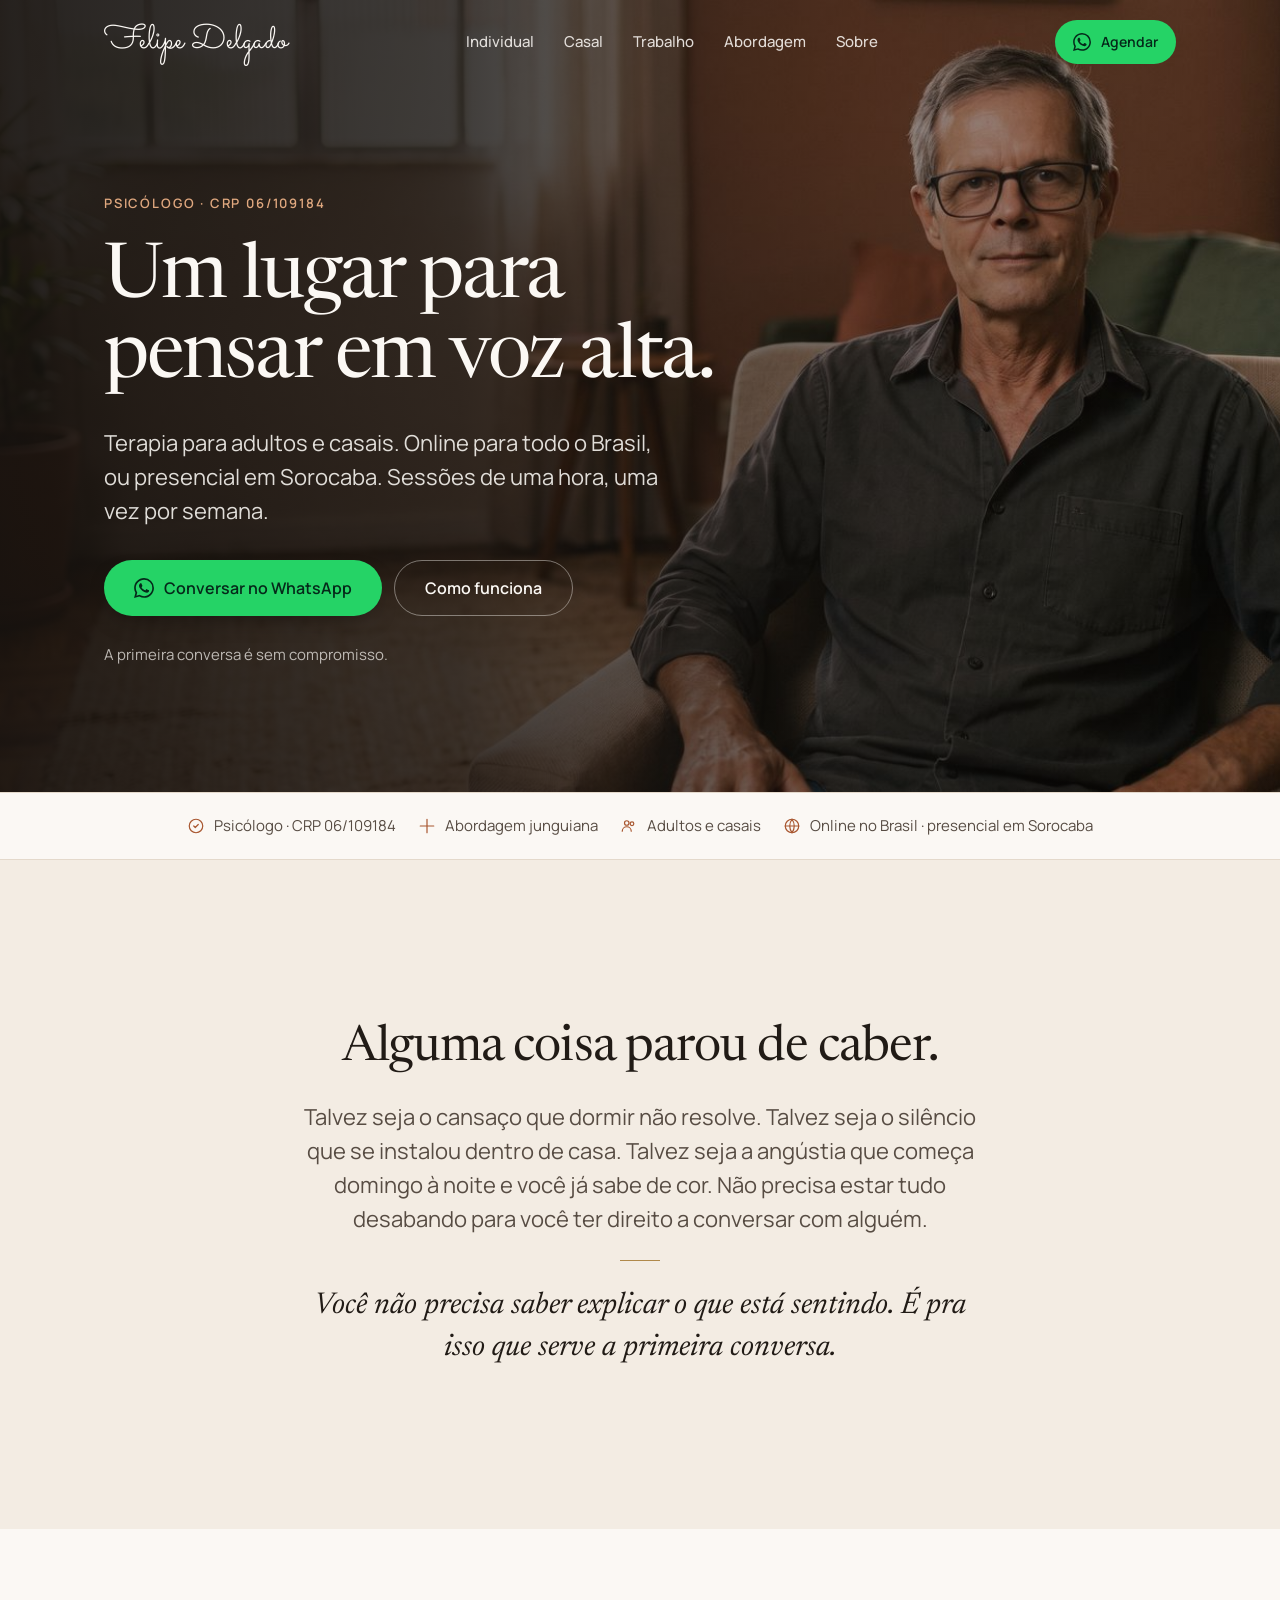
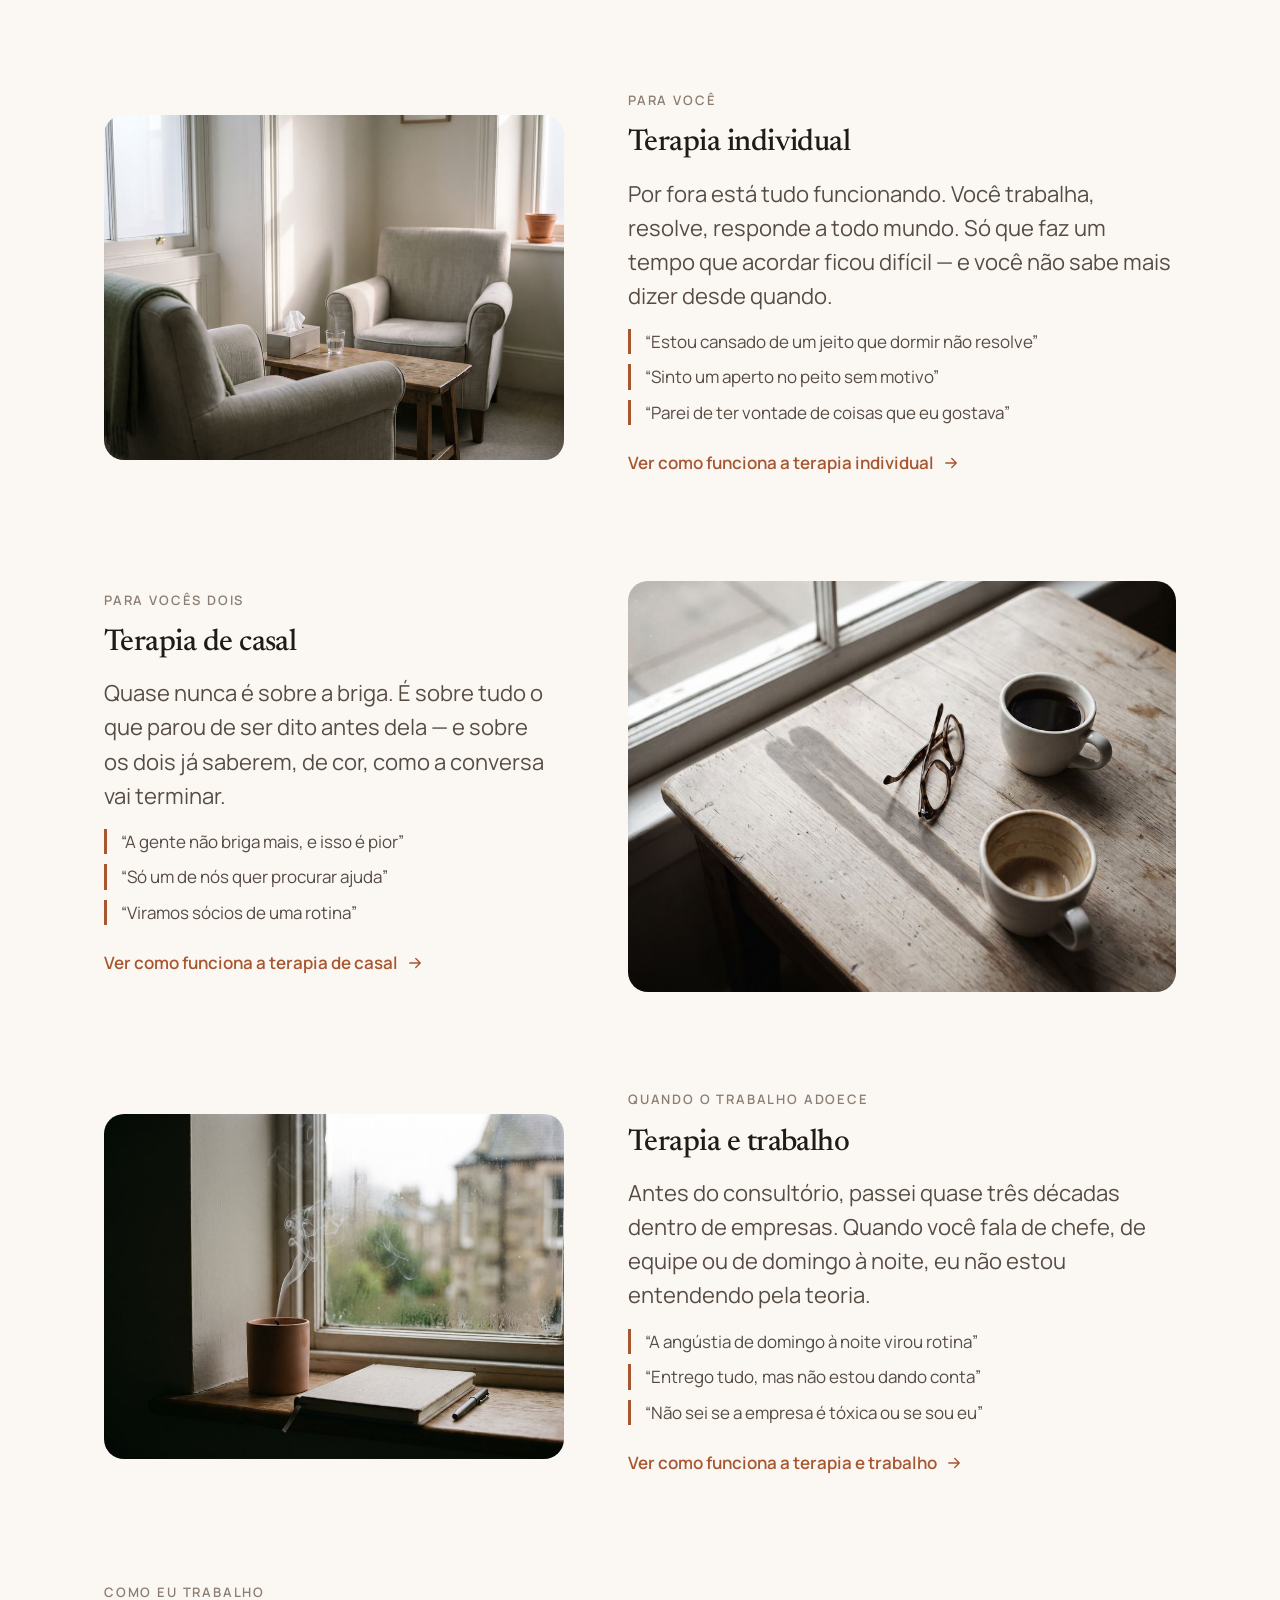
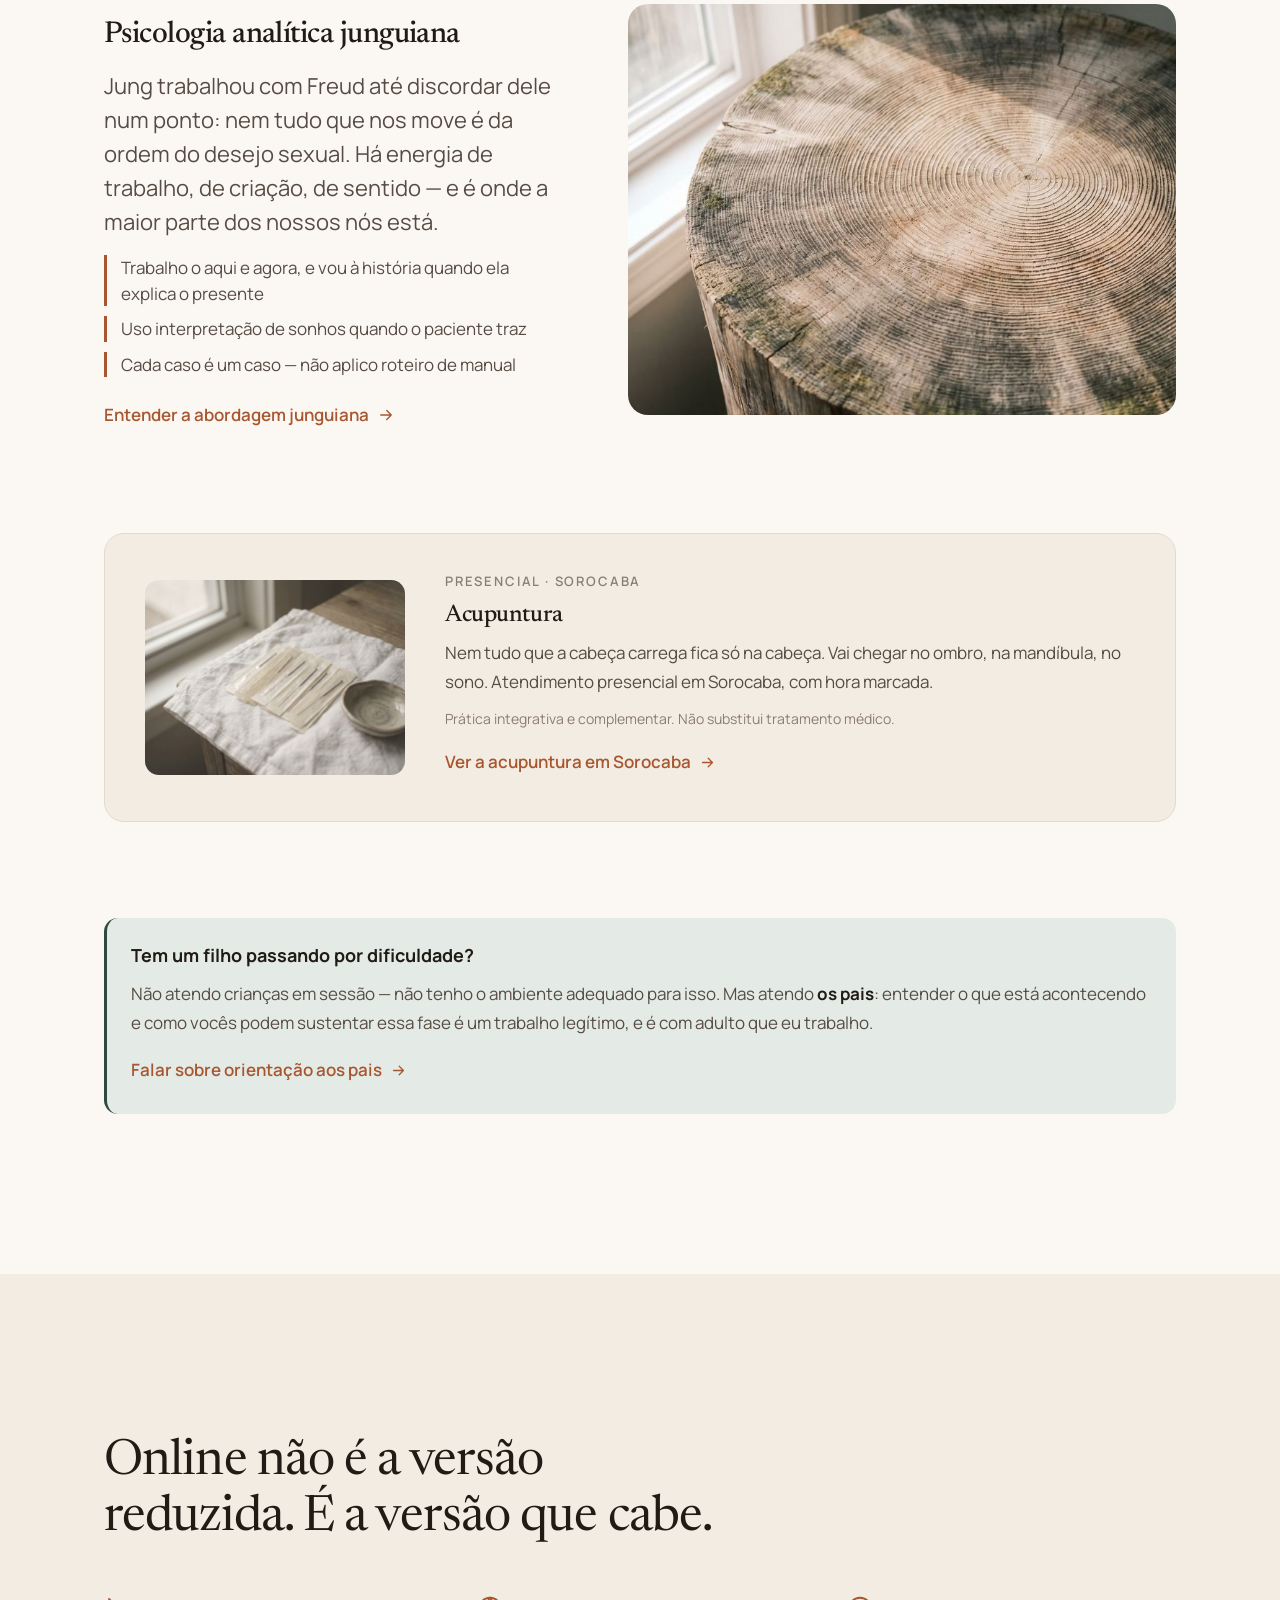
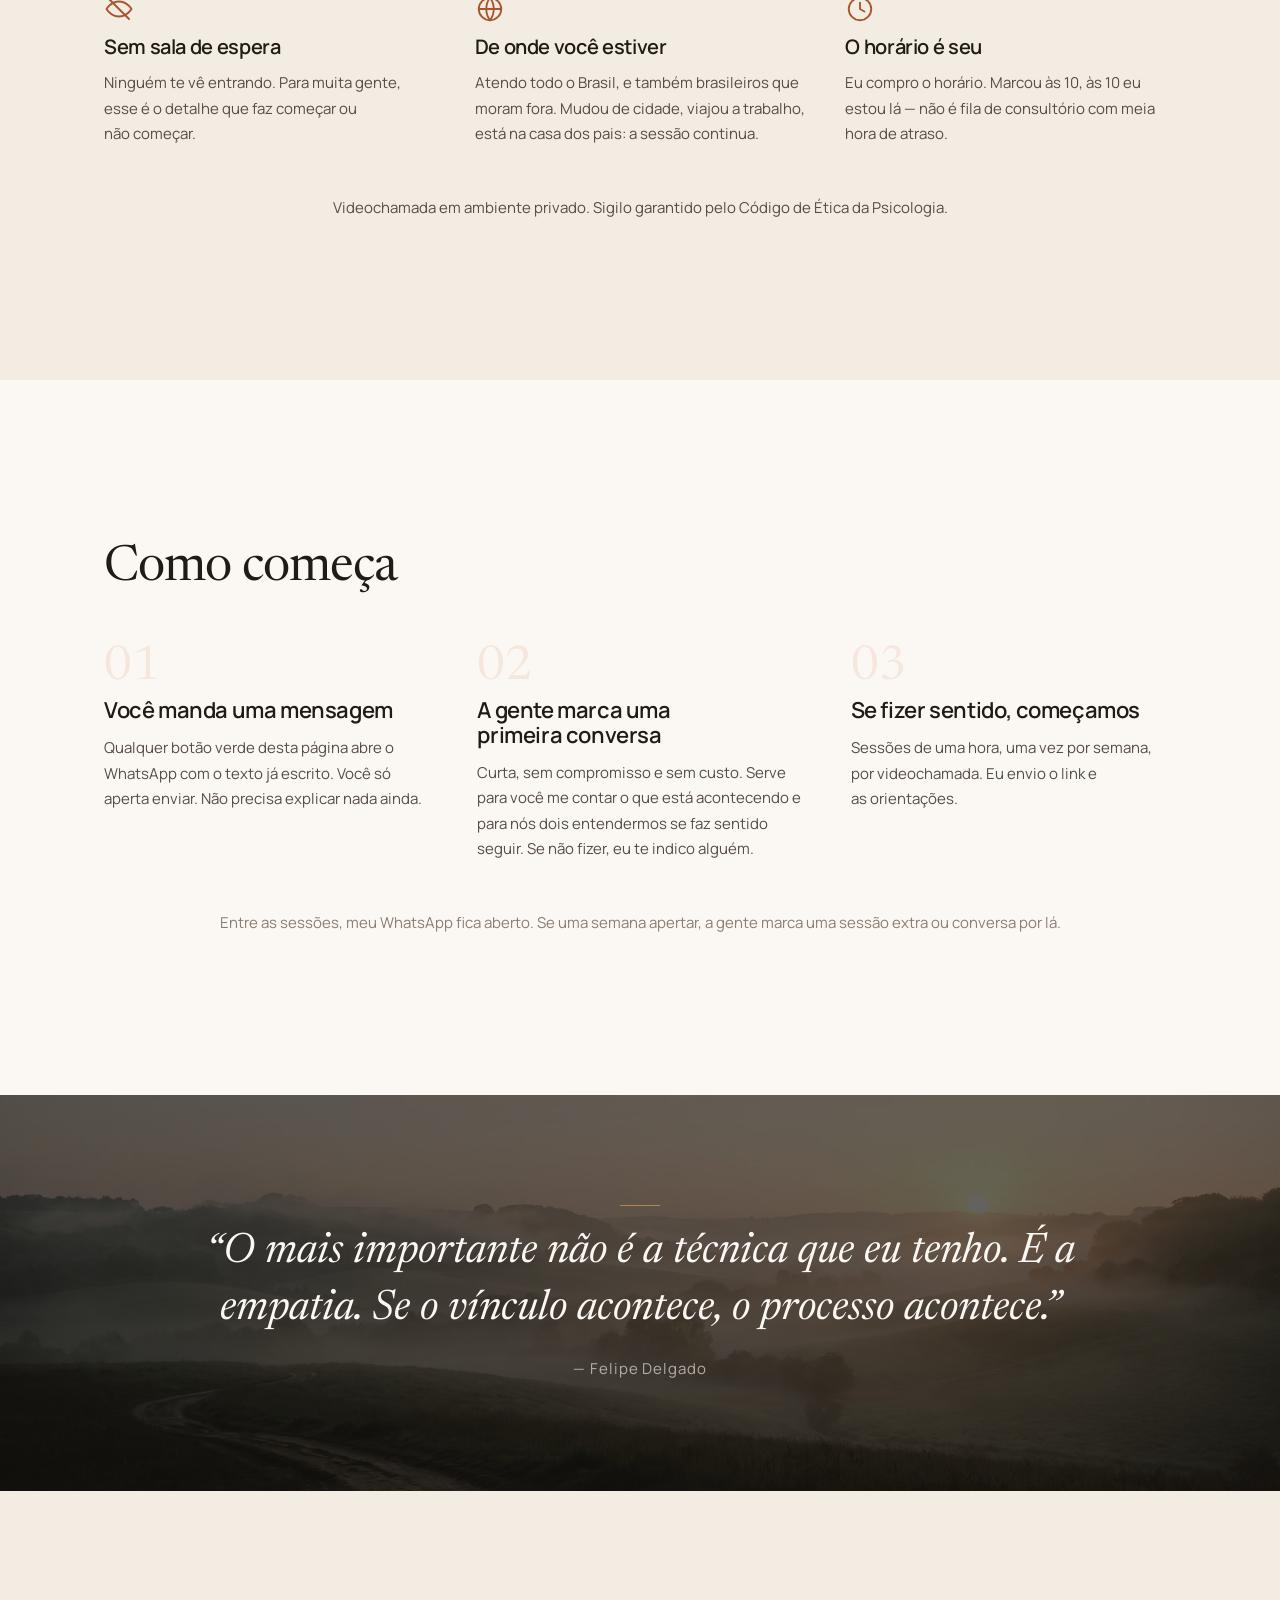
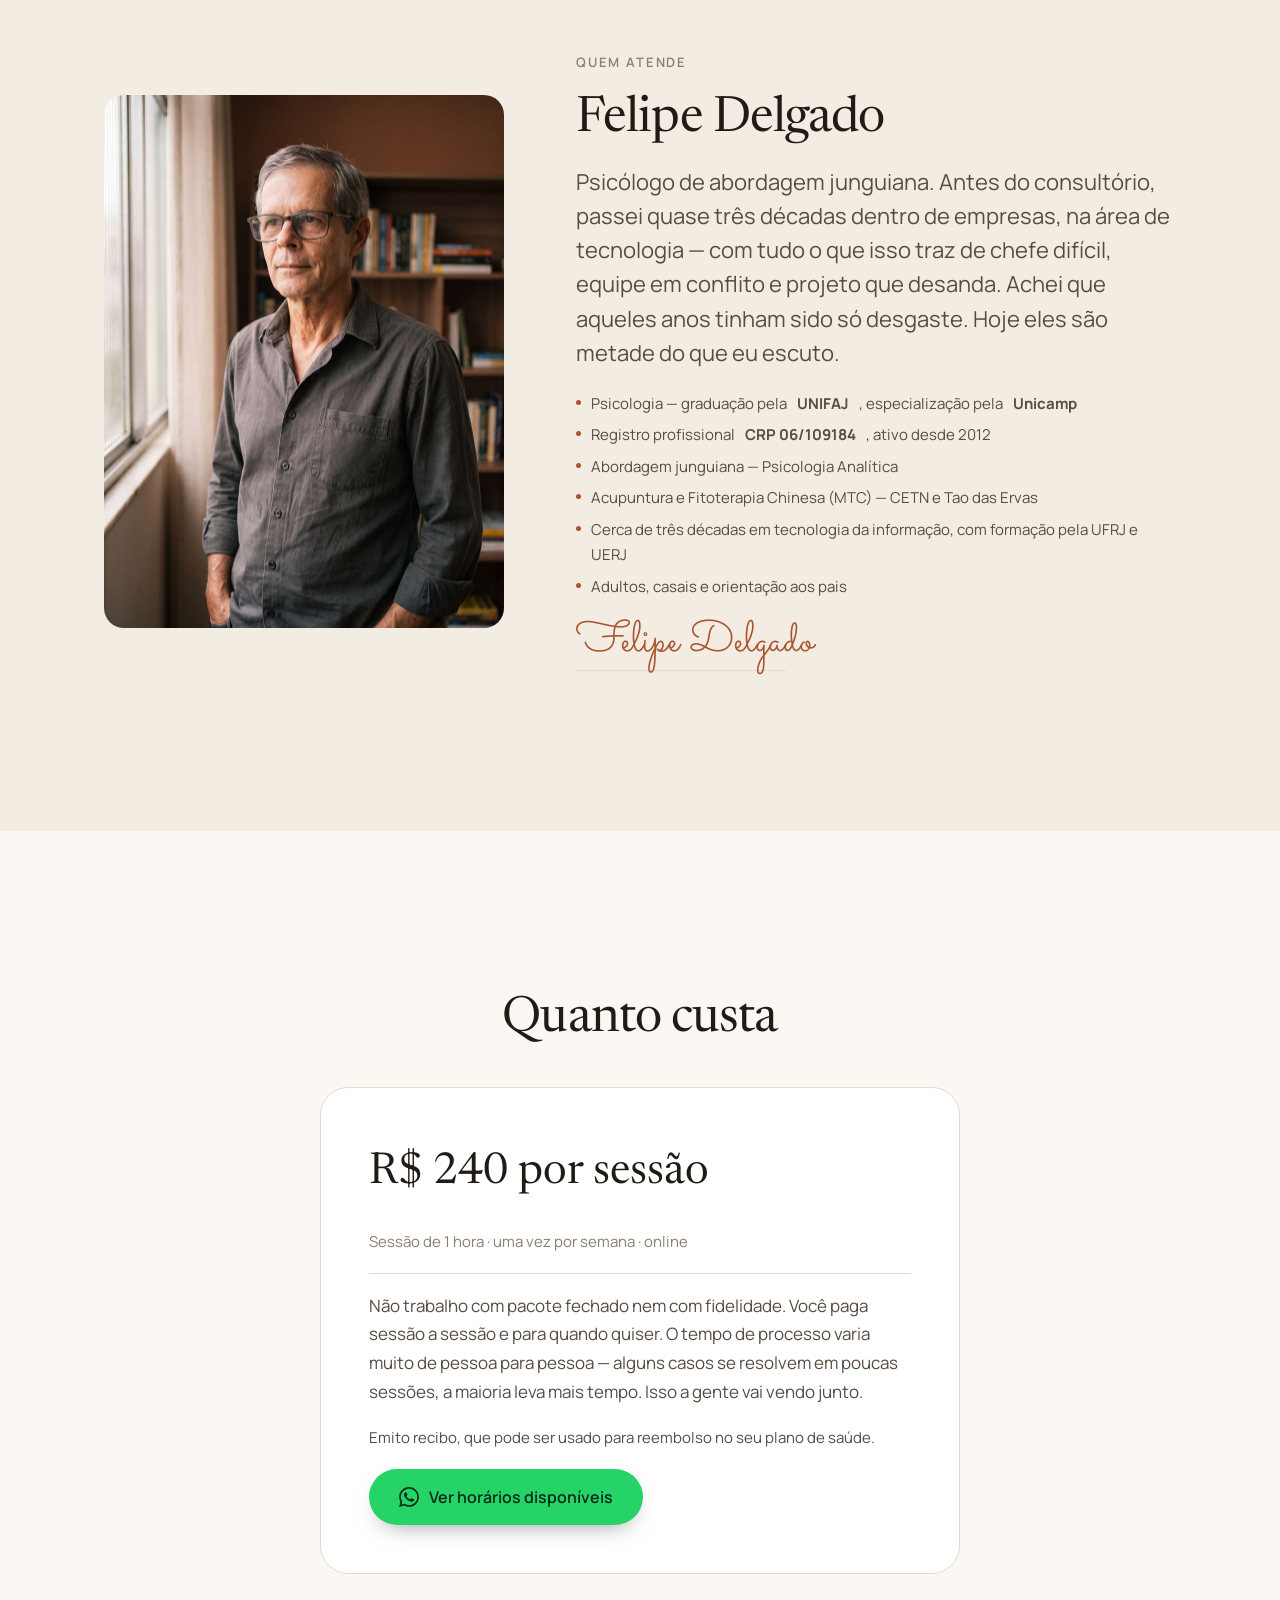
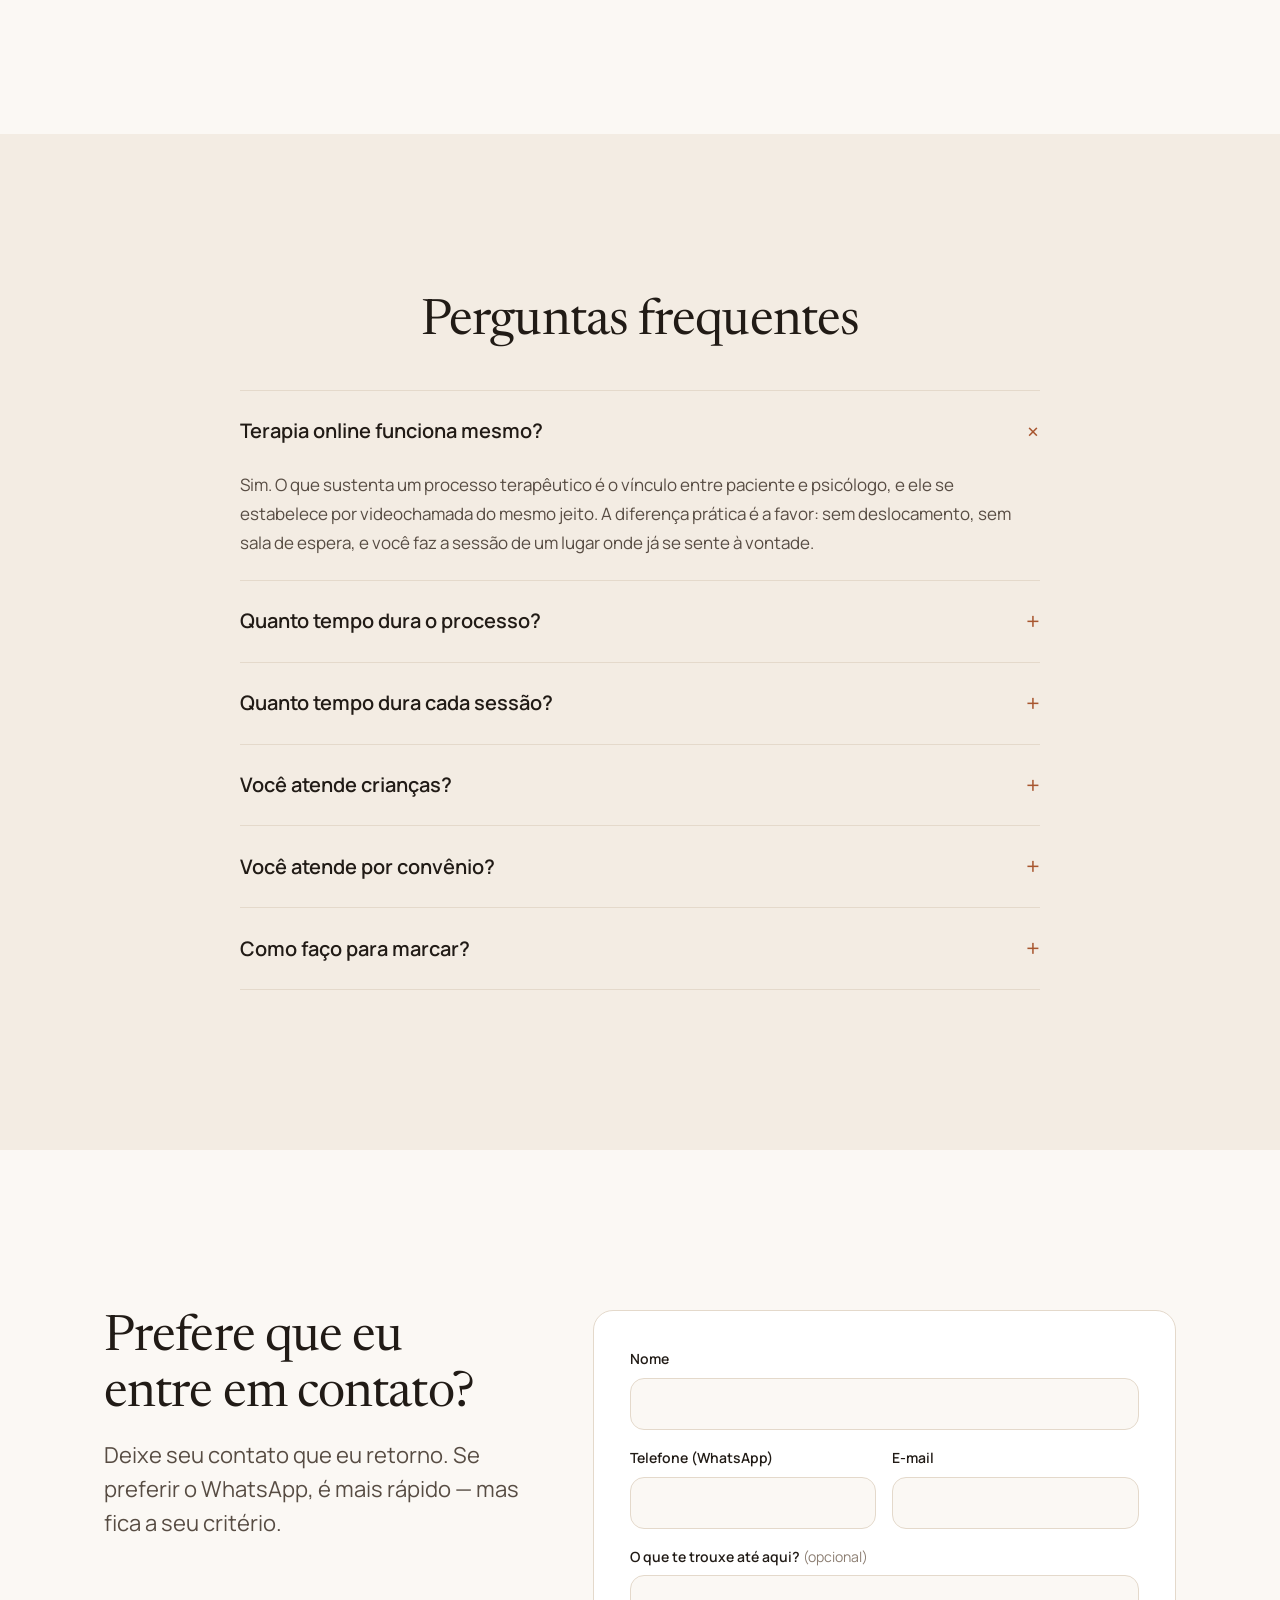
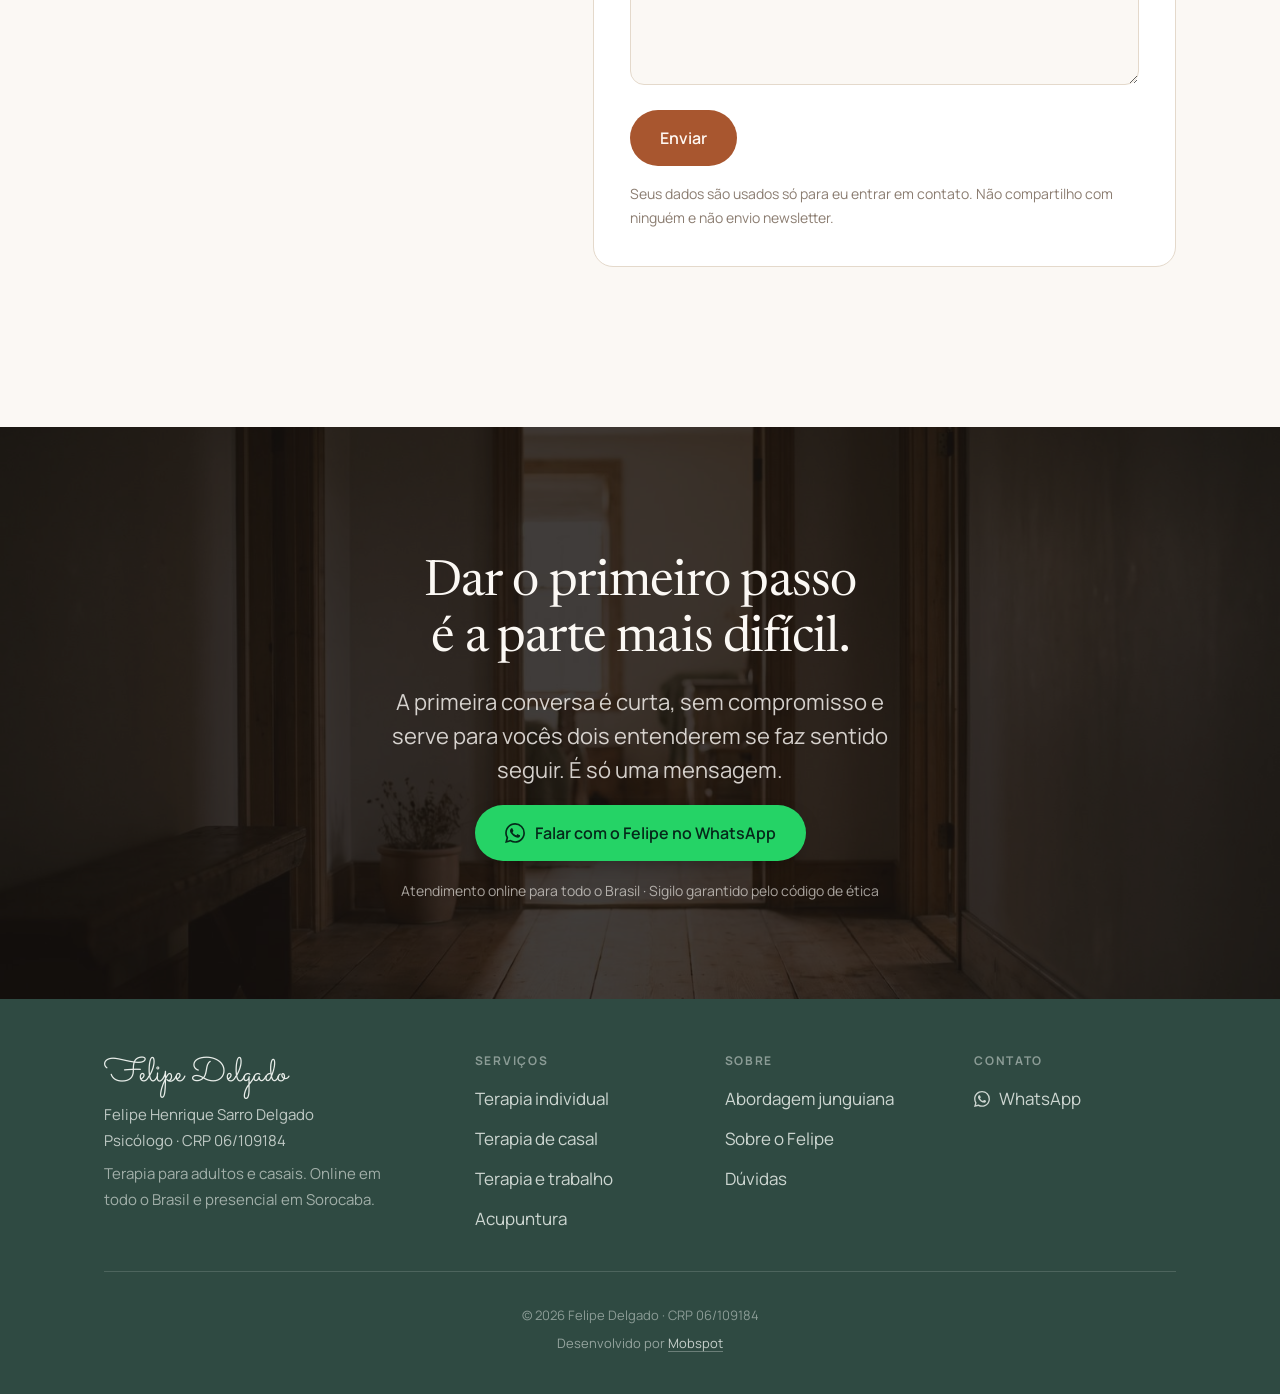
<file: index.html>
<!doctype html>
<html lang="pt-BR">
<head>
<meta charset="utf-8">
<meta name="viewport" content="width=device-width, initial-scale=1, viewport-fit=cover">


<title>Felipe Delgado — Psicólogo junguiano online para adultos e casais</title>
<meta name="description" content="Psicólogo de abordagem junguiana. Terapia online para adultos e casais em todo o Brasil. Sessões de uma hora, semanais. Converse pelo WhatsApp.">
<link rel="canonical" href="https://felipedelgadopsicologo.com.br/">

<meta property="og:type" content="website">
<meta property="og:title" content="Felipe Delgado — Psicólogo junguiano online">
<meta property="og:description" content="Um lugar para pensar em voz alta. Terapia para adultos e casais. Online em todo o Brasil e presencial em Sorocaba.">
<meta property="og:image" content="https://felipedelgadopsicologo.com.br/assets/og.jpg">
<meta property="og:image:width" content="1200">
<meta property="og:image:height" content="630">
<meta property="og:url" content="https://felipedelgadopsicologo.com.br/">
<meta property="og:locale" content="pt_BR">
<meta name="twitter:card" content="summary_large_image">
<meta name="theme-color" content="#FBF8F4">

<link rel="preconnect" href="https://fonts.googleapis.com">
<link rel="preconnect" href="https://fonts.gstatic.com" crossorigin>
<link href="https://fonts.googleapis.com/css2?family=Newsreader:ital,opsz,wght@0,6..72,400;0,6..72,500;1,6..72,400&family=Manrope:wght@400;500;600;700&family=Sacramento&display=swap" rel="stylesheet">

<link rel="stylesheet" href="assets/style.css">
</head>
<body>
<a class="skip" href="#main">Pular para o conteúdo</a>

<!-- ============ HERO ============ -->
<section class="hero">
  <picture>
    <source media="(min-width:1024px)" srcset="assets/hero-felipe.jpg" width="1800" height="763">
    <img src="assets/retrato-felipe.jpg" alt="Felipe Delgado sentado em uma poltrona na sala de atendimento, com luz de janela" fetchpriority="high" width="900" height="1117">
  </picture>
  <div class="veil"></div>

  <header>
    <div class="wrap nav">
      <span class="mark">Felipe Delgado</span>
      <nav class="menu" aria-label="Principal">
        <a href="terapia-individual/">Individual</a>
        <a href="terapia-de-casal/">Casal</a>
        <a href="terapia-e-trabalho/">Trabalho</a>
        <a href="terapia-junguiana/">Abordagem</a>
        <a href="sobre/">Sobre</a>
      </nav>
      <div class="navtools">
        <a class="btn wa" href="https://wa.me/5535920013172?text=Oi%2C%20Felipe.%20Vim%20pelo%20site%20e%20queria%20agendar%20uma%20conversa." target="_blank" rel="noopener">
          <svg width="18" height="18" viewBox="0 0 24 24" fill="currentColor" aria-hidden="true"><path d="M17.472 14.382c-.297-.149-1.758-.867-2.03-.967-.273-.099-.471-.148-.67.15-.197.297-.767.966-.94 1.164-.173.199-.347.223-.644.075-.297-.15-1.255-.463-2.39-1.475-.883-.788-1.48-1.761-1.653-2.059-.173-.297-.018-.458.13-.606.134-.133.298-.347.446-.52.149-.174.198-.298.298-.497.099-.198.05-.371-.025-.52-.075-.149-.669-1.612-.916-2.207-.242-.579-.487-.5-.669-.51-.173-.008-.371-.01-.57-.01-.198 0-.52.074-.792.372-.272.297-1.04 1.016-1.04 2.479 0 1.462 1.065 2.875 1.213 3.074.149.198 2.096 3.2 5.077 4.487.709.306 1.262.489 1.694.625.712.227 1.36.195 1.871.118.571-.085 1.758-.719 2.006-1.413.248-.694.248-1.289.173-1.413-.074-.124-.272-.198-.57-.347m-5.421 7.403h-.004a9.87 9.87 0 01-5.031-1.378l-.361-.214-3.741.982.998-3.648-.235-.374a9.86 9.86 0 01-1.51-5.26c.001-5.45 4.436-9.884 9.888-9.884 2.64 0 5.122 1.03 6.988 2.898a9.825 9.825 0 012.893 6.994c-.003 5.45-4.437 9.884-9.885 9.884m8.413-18.297A11.815 11.815 0 0012.05 0C5.495 0 .16 5.335.157 11.892c0 2.096.547 4.142 1.588 5.945L.057 24l6.305-1.654a11.882 11.882 0 005.683 1.448h.005c6.554 0 11.89-5.335 11.893-11.893a11.821 11.821 0 00-3.48-8.413Z"/></svg>
          <span>Agendar</span>
        </a>
        <button class="burger" id="open" aria-label="Abrir menu" aria-expanded="false"><span></span><span></span></button>
      </div>
    </div>
  </header>

  <div class="wrap">
    <div class="hero-in">
      <p class="eyebrow">Psicólogo · CRP 06/109184</p>
      <h1>Um lugar para pensar em voz alta.</h1>
      <p class="lead">Terapia para adultos e casais. Online para todo o Brasil, ou presencial em Sorocaba. Sessões de uma hora, uma vez por semana.</p>
      <div class="cta">
        <a class="btn wa" href="https://wa.me/5535920013172?text=Oi%2C%20Felipe.%20Vim%20pelo%20site%20e%20queria%20entender%20como%20funciona%20a%20terapia%20online." target="_blank" rel="noopener">
          <svg width="20" height="20" viewBox="0 0 24 24" fill="currentColor" aria-hidden="true"><path d="M17.472 14.382c-.297-.149-1.758-.867-2.03-.967-.273-.099-.471-.148-.67.15-.197.297-.767.966-.94 1.164-.173.199-.347.223-.644.075-.297-.15-1.255-.463-2.39-1.475-.883-.788-1.48-1.761-1.653-2.059-.173-.297-.018-.458.13-.606.134-.133.298-.347.446-.52.149-.174.198-.298.298-.497.099-.198.05-.371-.025-.52-.075-.149-.669-1.612-.916-2.207-.242-.579-.487-.5-.669-.51-.173-.008-.371-.01-.57-.01-.198 0-.52.074-.792.372-.272.297-1.04 1.016-1.04 2.479 0 1.462 1.065 2.875 1.213 3.074.149.198 2.096 3.2 5.077 4.487.709.306 1.262.489 1.694.625.712.227 1.36.195 1.871.118.571-.085 1.758-.719 2.006-1.413.248-.694.248-1.289.173-1.413-.074-.124-.272-.198-.57-.347m-5.421 7.403h-.004a9.87 9.87 0 01-5.031-1.378l-.361-.214-3.741.982.998-3.648-.235-.374a9.86 9.86 0 01-1.51-5.26c.001-5.45 4.436-9.884 9.888-9.884 2.64 0 5.122 1.03 6.988 2.898a9.825 9.825 0 012.893 6.994c-.003 5.45-4.437 9.884-9.885 9.884m8.413-18.297A11.815 11.815 0 0012.05 0C5.495 0 .16 5.335.157 11.892c0 2.096.547 4.142 1.588 5.945L.057 24l6.305-1.654a11.882 11.882 0 005.683 1.448h.005c6.554 0 11.89-5.335 11.893-11.893a11.821 11.821 0 00-3.48-8.413Z"/></svg>
          Conversar no WhatsApp
        </a>
        <a class="btn ghost on-dark" href="#comeca">Como funciona</a>
      </div>
      <p class="fineprint">A primeira conversa é sem compromisso.</p>
    </div>
  </div>
</section>

<div id="panel" role="dialog" aria-modal="true" aria-label="Menu">
  <div class="panel-top"><button class="close" id="close" aria-label="Fechar menu">✕</button></div>
  <a href="terapia-individual/">Individual</a>
  <a href="terapia-de-casal/">Casal</a>
  <a href="terapia-e-trabalho/">Trabalho</a>
  <a href="terapia-junguiana/">Abordagem</a>
  <a href="sobre/">Sobre</a>
</div>

<main id="main">

<!-- ============ CREDENCIAIS ============ -->
<div class="creds">
  <ul class="wrap">
    <li><svg width="18" height="18" viewBox="0 0 24 24" fill="none" stroke="currentColor" stroke-width="1.6" stroke-linecap="round" stroke-linejoin="round"><path d="M9 12l2 2 4-4"/><circle cx="12" cy="12" r="9"/></svg>Psicólogo · CRP 06/109184</li>
    <li><svg width="18" height="18" viewBox="0 0 24 24" fill="none" stroke="currentColor" stroke-width="1.6" stroke-linecap="round"><path d="M12 3v18M3 12h18"/></svg>Abordagem junguiana</li>
    <li><svg width="18" height="18" viewBox="0 0 24 24" fill="none" stroke="currentColor" stroke-width="1.6" stroke-linecap="round" stroke-linejoin="round"><circle cx="9" cy="8" r="3"/><circle cx="16" cy="9" r="2.4"/><path d="M3 19a6 6 0 0 1 12 0"/></svg>Adultos e casais</li>
    <li><svg width="18" height="18" viewBox="0 0 24 24" fill="none" stroke="currentColor" stroke-width="1.6" stroke-linecap="round" stroke-linejoin="round"><circle cx="12" cy="12" r="9"/><path d="M3 12h18M12 3a15 15 0 0 1 0 18M12 3a15 15 0 0 0 0 18"/></svg>Online no Brasil · presencial em Sorocaba</li>
  </ul>
</div>

<!-- ============ RECONHECIMENTO ============ -->
<section class="sec alt">
  <div class="wrap" style="display:grid;gap:24px;justify-items:center;text-align:center;max-width:820px">
    <h2>Alguma coisa parou de caber.</h2>
    <p class="lead">Talvez seja o cansaço que dormir não resolve. Talvez seja o silêncio que se instalou dentro de casa. Talvez seja a angústia que começa domingo à noite e você já sabe de cor. Não precisa estar tudo desabando para você ter direito a conversar com alguém.</p>
    <div class="rule"></div>
    <p style="font-family:var(--serif);font-style:italic;font-size:clamp(1.375rem,1rem + 1.6vw,1.875rem);line-height:1.4;color:var(--ink)">Você não precisa saber explicar o que está sentindo. É pra isso que serve a primeira conversa.</p>
  </div>
</section>

<!-- ============ SERVIÇOS ============ -->
<section class="sec" id="servicos">
  <div class="wrap hooks">

    <article class="hook">
      <img class="hook-img" src="assets/card-individual.jpg" alt="Duas poltronas vazias frente a frente em uma sala com luz de janela" loading="lazy" width="900" height="672">
      <div class="hook-body">
        <p class="eyebrow">Para você</p>
        <h3>Terapia individual</h3>
        <p class="lead">Por fora está tudo funcionando. Você trabalha, resolve, responde a todo mundo. Só que faz um tempo que acordar ficou difícil — e você não sabe mais dizer desde quando.</p>
        <ul class="signals">
          <li>“Estou cansado de um jeito que dormir não resolve”</li>
          <li>“Sinto um aperto no peito sem motivo”</li>
          <li>“Parei de ter vontade de coisas que eu gostava”</li>
        </ul>
        <a class="arrow" href="terapia-individual/">Ver como funciona a terapia individual<svg width="18" height="18" viewBox="0 0 24 24" fill="none" stroke="currentColor" stroke-width="1.8" stroke-linecap="round" stroke-linejoin="round"><path d="M5 12h14M13 6l6 6-6 6"/></svg></a>
      </div>
    </article>

    <article class="hook">
      <img class="hook-img" src="assets/card-casal.jpg" alt="Duas xícaras de café sobre uma mesa de madeira, com um par de óculos entre elas" loading="lazy" width="900" height="672">
      <div class="hook-body">
        <p class="eyebrow">Para vocês dois</p>
        <h3>Terapia de casal</h3>
        <p class="lead">Quase nunca é sobre a briga. É sobre tudo o que parou de ser dito antes dela — e sobre os dois já saberem, de cor, como a conversa vai terminar.</p>
        <ul class="signals">
          <li>“A gente não briga mais, e isso é pior”</li>
          <li>“Só um de nós quer procurar ajuda”</li>
          <li>“Viramos sócios de uma rotina”</li>
        </ul>
        <a class="arrow" href="terapia-de-casal/">Ver como funciona a terapia de casal<svg width="18" height="18" viewBox="0 0 24 24" fill="none" stroke="currentColor" stroke-width="1.8" stroke-linecap="round" stroke-linejoin="round"><path d="M5 12h14M13 6l6 6-6 6"/></svg></a>
      </div>
    </article>

    <article class="hook">
      <img class="hook-img" src="assets/card-trabalho.jpg" alt="Vela apagada no parapeito de uma janela, com um caderno fechado ao lado" loading="lazy" width="900" height="672">
      <div class="hook-body">
        <p class="eyebrow">Quando o trabalho adoece</p>
        <h3>Terapia e trabalho</h3>
        <p class="lead">Antes do consultório, passei quase três décadas dentro de empresas. Quando você fala de chefe, de equipe ou de domingo à noite, eu não estou entendendo pela teoria.</p>
        <ul class="signals">
          <li>“A angústia de domingo à noite virou rotina”</li>
          <li>“Entrego tudo, mas não estou dando conta”</li>
          <li>“Não sei se a empresa é tóxica ou se sou eu”</li>
        </ul>
        <a class="arrow" href="terapia-e-trabalho/">Ver como funciona a terapia e trabalho<svg width="18" height="18" viewBox="0 0 24 24" fill="none" stroke="currentColor" stroke-width="1.8" stroke-linecap="round" stroke-linejoin="round"><path d="M5 12h14M13 6l6 6-6 6"/></svg></a>
      </div>
    </article>

    <article class="hook" id="abordagem">
      <img class="hook-img" src="assets/card-junguiana.jpg" alt="Anéis de crescimento na superfície cortada de um tronco de árvore" loading="lazy" width="760" height="760">
      <div class="hook-body">
        <p class="eyebrow">Como eu trabalho</p>
        <h3>Psicologia analítica junguiana</h3>
        <p class="lead">Jung trabalhou com Freud até discordar dele num ponto: nem tudo que nos move é da ordem do desejo sexual. Há energia de trabalho, de criação, de sentido — e é onde a maior parte dos nossos nós está.</p>
        <ul class="signals">
          <li>Trabalho o aqui e agora, e vou à história quando ela explica o presente</li>
          <li>Uso interpretação de sonhos quando o paciente traz</li>
          <li>Cada caso é um caso — não aplico roteiro de manual</li>
        </ul>
        <a class="arrow" href="terapia-junguiana/">Entender a abordagem junguiana<svg width="18" height="18" viewBox="0 0 24 24" fill="none" stroke="currentColor" stroke-width="1.8" stroke-linecap="round" stroke-linejoin="round"><path d="M5 12h14M13 6l6 6-6 6"/></svg></a>
      </div>
    </article>

    <div class="soon">
      <img src="assets/card-acupuntura.jpg" alt="Agulhas de acupuntura em embalagem estéril sobre um pano de linho" loading="lazy" width="600" height="448">
      <div style="display:grid;gap:10px">
        <div style="display:flex;align-items:center;gap:12px;flex-wrap:wrap">
          <span class="eyebrow">Presencial · Sorocaba</span>
        </div>
        <h3 style="font-size:1.5rem">Acupuntura</h3>
        <p>Nem tudo que a cabeça carrega fica só na cabeça. Vai chegar no ombro, na mandíbula, no sono. Atendimento presencial em Sorocaba, com hora marcada.</p>
        <p style="font-size:.875rem;color:var(--ink-mute)">Prática integrativa e complementar. Não substitui tratamento médico.</p>
        <a class="arrow" href="acupuntura/">Ver a acupuntura em Sorocaba<svg width="17" height="17" viewBox="0 0 24 24" fill="none" stroke="currentColor" stroke-width="1.8" stroke-linecap="round" stroke-linejoin="round"><path d="M5 12h14M13 6l6 6-6 6"/></svg></a>
      </div>
    </div>

    <div class="note">
      <strong style="font-size:1.125rem">Tem um filho passando por dificuldade?</strong>
      <p>Não atendo crianças em sessão — não tenho o ambiente adequado para isso. Mas atendo <strong>os pais</strong>: entender o que está acontecendo e como vocês podem sustentar essa fase é um trabalho legítimo, e é com adulto que eu trabalho.</p>
      <a class="arrow" href="https://wa.me/5535920013172?text=Oi%2C%20Felipe.%20Vim%20pelo%20site%20e%20queria%20falar%20sobre%20orienta%C3%A7%C3%A3o%20aos%20pais." target="_blank" rel="noopener">Falar sobre orientação aos pais<svg width="17" height="17" viewBox="0 0 24 24" fill="none" stroke="currentColor" stroke-width="1.8" stroke-linecap="round" stroke-linejoin="round"><path d="M5 12h14M13 6l6 6-6 6"/></svg></a>
    </div>
  </div>
</section>

<!-- ============ ONLINE ============ -->
<section class="sec alt">
  <div class="wrap" style="display:grid;gap:48px">
    <h2 style="max-width:900px">Online não é a versão reduzida. É a versão que cabe.</h2>
    <div class="cols3">
      <div class="col">
        <svg width="30" height="30" viewBox="0 0 24 24" fill="none" stroke="currentColor" stroke-width="1.5" stroke-linecap="round" stroke-linejoin="round"><path d="M2 12s3.5-6 10-6 10 6 10 6-3.5 6-10 6S2 12 2 12Z"/><path d="M4 4l16 16"/></svg>
        <h3>Sem sala de espera</h3>
        <p>Ninguém te vê entrando. Para muita gente, esse é o detalhe que faz começar ou não começar.</p>
      </div>
      <div class="col">
        <svg width="30" height="30" viewBox="0 0 24 24" fill="none" stroke="currentColor" stroke-width="1.5" stroke-linecap="round" stroke-linejoin="round"><circle cx="12" cy="12" r="9"/><path d="M3 12h18M12 3a15 15 0 0 1 0 18M12 3a15 15 0 0 0 0 18"/></svg>
        <h3>De onde você estiver</h3>
        <p>Atendo todo o Brasil, e também brasileiros que moram fora. Mudou de cidade, viajou a trabalho, está na casa dos pais: a sessão continua.</p>
      </div>
      <div class="col">
        <svg width="30" height="30" viewBox="0 0 24 24" fill="none" stroke="currentColor" stroke-width="1.5" stroke-linecap="round" stroke-linejoin="round"><circle cx="12" cy="12" r="9"/><path d="M12 7v5l3.5 2"/></svg>
        <h3>O horário é seu</h3>
        <p>Eu compro o horário. Marcou às 10, às 10 eu estou lá — não é fila de consultório com meia hora de atraso.</p>
      </div>
    </div>
    <p style="text-align:center;font-size:.9375rem">Videochamada em ambiente privado. Sigilo garantido pelo Código de Ética da Psicologia.</p>
  </div>
</section>

<!-- ============ COMO COMEÇA ============ -->
<section class="sec" id="comeca">
  <div class="wrap" style="display:grid;gap:48px">
    <h2>Como começa</h2>
    <div class="steps">
      <div class="step col"><span class="num">01</span><h3>Você manda uma mensagem</h3><p>Qualquer botão verde desta página abre o WhatsApp com o texto já escrito. Você só aperta enviar. Não precisa explicar nada ainda.</p></div>
      <div class="step col"><span class="num">02</span><h3>A gente marca uma primeira conversa</h3><p>Curta, sem compromisso e sem custo. Serve para você me contar o que está acontecendo e para nós dois entendermos se faz sentido seguir. Se não fizer, eu te indico alguém.</p></div>
      <div class="step col"><span class="num">03</span><h3>Se fizer sentido, começamos</h3><p>Sessões de uma hora, uma vez por semana, por videochamada. Eu envio o link e as orientações.</p></div>
    </div>
    <p style="text-align:center;font-size:.9375rem;color:var(--ink-mute)">Entre as sessões, meu WhatsApp fica aberto. Se uma semana apertar, a gente marca uma sessão extra ou conversa por lá.</p>
  </div>
</section>

<!-- ============ CITAÇÃO ============ -->
<section class="band">
  <img src="assets/faixa-vale.jpg" alt="" loading="lazy" width="1700" height="721">
  <div class="veil2"></div>
  <div class="wrap">
    <div class="rule"></div>
    <blockquote>“O mais importante não é a técnica que eu tenho. É a empatia. Se o vínculo acontece, o processo acontece.”</blockquote>
    <cite>— Felipe Delgado</cite>
  </div>
</section>

<!-- ============ SOBRE ============ -->
<section class="sec alt" id="sobre">
  <div class="wrap about">
    <img src="assets/felipe-sobre.jpg" alt="Felipe Delgado em pé ao lado da janela do consultório" loading="lazy" width="800" height="1071">
    <div style="display:grid;gap:18px">
      <p class="eyebrow">Quem atende</p>
      <h2>Felipe Delgado</h2>
      <p class="lead">Psicólogo de abordagem junguiana. Antes do consultório, passei quase três décadas dentro de empresas, na área de tecnologia — com tudo o que isso traz de chefe difícil, equipe em conflito e projeto que desanda. Achei que aqueles anos tinham sido só desgaste. Hoje eles são metade do que eu escuto.</p>
      <ul class="facts">
        <li>Psicologia — graduação pela <strong>UNIFAJ</strong>, especialização pela <strong>Unicamp</strong></li>
        <li>Registro profissional <strong>CRP 06/109184</strong>, ativo desde 2012</li>
        <li>Abordagem junguiana — Psicologia Analítica</li>
        <li>Acupuntura e Fitoterapia Chinesa (MTC) — CETN e Tao das Ervas</li>
        <li>Cerca de três décadas em tecnologia da informação, com formação pela UFRJ e UERJ</li>
        <li>Adultos, casais e orientação aos pais</li>
      </ul>
      <div><span class="sig">Felipe Delgado</span><div style="width:210px;height:1px;background:var(--line);margin-top:6px"></div></div>
    </div>
  </div>
</section>

<!-- ============ INVESTIMENTO ============ -->
<section class="sec">
  <div class="wrap" style="display:grid;gap:40px;justify-items:center">
    <h2>Quanto custa</h2>
    <div class="price">
      <p class="val">R$ 240 por sessão</p>
      <p style="font-size:.9375rem;color:var(--ink-mute)">Sessão de 1 hora · uma vez por semana · online</p>
      <hr>
      <p>Não trabalho com pacote fechado nem com fidelidade. Você paga sessão a sessão e para quando quiser. O tempo de processo varia muito de pessoa para pessoa — alguns casos se resolvem em poucas sessões, a maioria leva mais tempo. Isso a gente vai vendo junto.</p>
      <p style="font-size:.9375rem">Emito recibo, que pode ser usado para reembolso no seu plano de saúde.</p>
      <a class="btn wa" style="align-self:start" href="https://wa.me/5535920013172?text=Oi%2C%20Felipe.%20Vim%20pelo%20site%20e%20queria%20saber%20sobre%20valores%20e%20hor%C3%A1rios." target="_blank" rel="noopener">
        <svg width="20" height="20" viewBox="0 0 24 24" fill="currentColor" aria-hidden="true"><path d="M17.472 14.382c-.297-.149-1.758-.867-2.03-.967-.273-.099-.471-.148-.67.15-.197.297-.767.966-.94 1.164-.173.199-.347.223-.644.075-.297-.15-1.255-.463-2.39-1.475-.883-.788-1.48-1.761-1.653-2.059-.173-.297-.018-.458.13-.606.134-.133.298-.347.446-.52.149-.174.198-.298.298-.497.099-.198.05-.371-.025-.52-.075-.149-.669-1.612-.916-2.207-.242-.579-.487-.5-.669-.51-.173-.008-.371-.01-.57-.01-.198 0-.52.074-.792.372-.272.297-1.04 1.016-1.04 2.479 0 1.462 1.065 2.875 1.213 3.074.149.198 2.096 3.2 5.077 4.487.709.306 1.262.489 1.694.625.712.227 1.36.195 1.871.118.571-.085 1.758-.719 2.006-1.413.248-.694.248-1.289.173-1.413-.074-.124-.272-.198-.57-.347m-5.421 7.403h-.004a9.87 9.87 0 01-5.031-1.378l-.361-.214-3.741.982.998-3.648-.235-.374a9.86 9.86 0 01-1.51-5.26c.001-5.45 4.436-9.884 9.888-9.884 2.64 0 5.122 1.03 6.988 2.898a9.825 9.825 0 012.893 6.994c-.003 5.45-4.437 9.884-9.885 9.884m8.413-18.297A11.815 11.815 0 0012.05 0C5.495 0 .16 5.335.157 11.892c0 2.096.547 4.142 1.588 5.945L.057 24l6.305-1.654a11.882 11.882 0 005.683 1.448h.005c6.554 0 11.89-5.335 11.893-11.893a11.821 11.821 0 00-3.48-8.413Z"/></svg>
        Ver horários disponíveis
      </a>
    </div>
  </div>
</section>

<!-- ============ FAQ ============ -->
<section class="sec alt" id="faq">
  <div class="wrap" style="display:grid;gap:40px;justify-items:center">
    <h2>Perguntas frequentes</h2>
    <div class="faq" style="width:100%">
      <details open><summary>Terapia online funciona mesmo?</summary><p class="ans">Sim. O que sustenta um processo terapêutico é o vínculo entre paciente e psicólogo, e ele se estabelece por videochamada do mesmo jeito. A diferença prática é a favor: sem deslocamento, sem sala de espera, e você faz a sessão de um lugar onde já se sente à vontade.</p></details>
      <details><summary>Quanto tempo dura o processo?</summary><p class="ans">Depende do caso. Algumas questões pontuais se resolvem em poucas sessões; a maioria leva mais tempo. Não trabalho com prazo fixo nem com pacote — você para quando quiser.</p></details>
      <details><summary>Quanto tempo dura cada sessão?</summary><p class="ans">Uma hora, geralmente uma vez por semana.</p></details>
      <details><summary>Você atende crianças?</summary><p class="ans">Em sessão, não — não tenho o ambiente adequado para atendimento infantil. Mas atendo os pais: quando a questão é um filho, dá para fazer um trabalho consistente de orientação parental.</p></details>
      <details><summary>Você atende por convênio?</summary><p class="ans">O atendimento é particular. Emito recibo para você solicitar reembolso ao seu plano, conforme as regras da operadora.</p></details>
      <details><summary>Como faço para marcar?</summary><p class="ans">Manda uma mensagem em qualquer botão verde do site. Eu respondo com os horários disponíveis e a gente marca uma primeira conversa, sem compromisso.</p></details>
    </div>
  </div>
</section>

<!-- ============ FORMULÁRIO ============ -->
<section class="sec">
  <div class="wrap form-grid">
    <div style="display:grid;gap:16px;align-content:start">
      <h2>Prefere que eu entre em contato?</h2>
      <p class="lead">Deixe seu contato que eu retorno. Se preferir o WhatsApp, é mais rápido — mas fica a seu critério.</p>
    </div>
    <!-- ⚠️ trocar action por um endpoint real (Formspree, Basin) para o envio funcionar -->
    <form action="https://formspree.io/f/[SEU_ID]" method="POST">
      <div><label for="nome">Nome</label><input id="nome" name="nome" type="text" autocomplete="name" required></div>
      <div class="two">
        <div><label for="tel">Telefone (WhatsApp)</label><input id="tel" name="telefone" type="tel" autocomplete="tel" required></div>
        <div><label for="email">E-mail</label><input id="email" name="email" type="email" autocomplete="email"></div>
      </div>
      <div><label for="msg">O que te trouxe até aqui? <span style="color:var(--ink-mute);font-weight:400">(opcional)</span></label><textarea id="msg" name="mensagem"></textarea></div>
      <button class="btn solid" type="submit" style="align-self:start">Enviar</button>
      <p style="font-size:.875rem;color:var(--ink-mute)">Seus dados são usados só para eu entrar em contato. Não compartilho com ninguém e não envio newsletter.</p>
    </form>
  </div>
</section>

<!-- ============ CTA FINAL ============ -->
<section class="final last">
  <img src="assets/cta-porta.jpg" alt="" loading="lazy" width="1600" height="893">
  <div class="veil2"></div>
  <div class="wrap">
    <h2>Dar o primeiro passo é a parte mais difícil.</h2>
    <p class="lead">A primeira conversa é curta, sem compromisso e serve para vocês dois entenderem se faz sentido seguir. É só uma mensagem.</p>
    <a class="btn wa" href="https://wa.me/5535920013172?text=Oi%2C%20Felipe.%20Vim%20pelo%20site%20e%20quero%20dar%20o%20primeiro%20passo." target="_blank" rel="noopener">
      <svg width="20" height="20" viewBox="0 0 24 24" fill="currentColor" aria-hidden="true"><path d="M17.472 14.382c-.297-.149-1.758-.867-2.03-.967-.273-.099-.471-.148-.67.15-.197.297-.767.966-.94 1.164-.173.199-.347.223-.644.075-.297-.15-1.255-.463-2.39-1.475-.883-.788-1.48-1.761-1.653-2.059-.173-.297-.018-.458.13-.606.134-.133.298-.347.446-.52.149-.174.198-.298.298-.497.099-.198.05-.371-.025-.52-.075-.149-.669-1.612-.916-2.207-.242-.579-.487-.5-.669-.51-.173-.008-.371-.01-.57-.01-.198 0-.52.074-.792.372-.272.297-1.04 1.016-1.04 2.479 0 1.462 1.065 2.875 1.213 3.074.149.198 2.096 3.2 5.077 4.487.709.306 1.262.489 1.694.625.712.227 1.36.195 1.871.118.571-.085 1.758-.719 2.006-1.413.248-.694.248-1.289.173-1.413-.074-.124-.272-.198-.57-.347m-5.421 7.403h-.004a9.87 9.87 0 01-5.031-1.378l-.361-.214-3.741.982.998-3.648-.235-.374a9.86 9.86 0 01-1.51-5.26c.001-5.45 4.436-9.884 9.888-9.884 2.64 0 5.122 1.03 6.988 2.898a9.825 9.825 0 012.893 6.994c-.003 5.45-4.437 9.884-9.885 9.884m8.413-18.297A11.815 11.815 0 0012.05 0C5.495 0 .16 5.335.157 11.892c0 2.096.547 4.142 1.588 5.945L.057 24l6.305-1.654a11.882 11.882 0 005.683 1.448h.005c6.554 0 11.89-5.335 11.893-11.893a11.821 11.821 0 00-3.48-8.413Z"/></svg>
      Falar com o Felipe no WhatsApp
    </a>
    <p class="small">Atendimento online para todo o Brasil · Sigilo garantido pelo código de ética</p>
  </div>
</section>

</main>

<footer>
  <div class="wrap">
    <div class="fgrid">
      <div>
        <p class="mark">Felipe Delgado</p>
        <p style="font-size:.9375rem;color:rgba(232,237,233,.78);margin-top:8px">Felipe Henrique Sarro Delgado<br>Psicólogo · CRP 06/109184</p>
        <p style="font-size:.9375rem;color:rgba(232,237,233,.62);margin-top:8px;max-width:280px">Terapia para adultos e casais. Online em todo o Brasil e presencial em Sorocaba.</p>
      </div>
      <div>
        <h4>Serviços</h4>
        <p><a href="terapia-individual/">Terapia individual</a></p>
        <p><a href="terapia-de-casal/">Terapia de casal</a></p>
        <p><a href="terapia-e-trabalho/">Terapia e trabalho</a></p>
        <p><a href="acupuntura/">Acupuntura</a></p>
      </div>
      <div>
        <h4>Sobre</h4>
        <p><a href="terapia-junguiana/">Abordagem junguiana</a></p>
        <p><a href="sobre/">Sobre o Felipe</a></p>
        <p><a href="#faq">Dúvidas</a></p>
      </div>
      <div>
        <h4>Contato</h4>
        <p><a href="https://wa.me/5535920013172" target="_blank" rel="noopener"><svg width="16" height="16" viewBox="0 0 24 24" fill="currentColor" aria-hidden="true"><path d="M17.472 14.382c-.297-.149-1.758-.867-2.03-.967-.273-.099-.471-.148-.67.15-.197.297-.767.966-.94 1.164-.173.199-.347.223-.644.075-.297-.15-1.255-.463-2.39-1.475-.883-.788-1.48-1.761-1.653-2.059-.173-.297-.018-.458.13-.606.134-.133.298-.347.446-.52.149-.174.198-.298.298-.497.099-.198.05-.371-.025-.52-.075-.149-.669-1.612-.916-2.207-.242-.579-.487-.5-.669-.51-.173-.008-.371-.01-.57-.01-.198 0-.52.074-.792.372-.272.297-1.04 1.016-1.04 2.479 0 1.462 1.065 2.875 1.213 3.074.149.198 2.096 3.2 5.077 4.487.709.306 1.262.489 1.694.625.712.227 1.36.195 1.871.118.571-.085 1.758-.719 2.006-1.413.248-.694.248-1.289.173-1.413-.074-.124-.272-.198-.57-.347m-5.421 7.403h-.004a9.87 9.87 0 01-5.031-1.378l-.361-.214-3.741.982.998-3.648-.235-.374a9.86 9.86 0 01-1.51-5.26c.001-5.45 4.436-9.884 9.888-9.884 2.64 0 5.122 1.03 6.988 2.898a9.825 9.825 0 012.893 6.994c-.003 5.45-4.437 9.884-9.885 9.884m8.413-18.297A11.815 11.815 0 0012.05 0C5.495 0 .16 5.335.157 11.892c0 2.096.547 4.142 1.588 5.945L.057 24l6.305-1.654a11.882 11.882 0 005.683 1.448h.005c6.554 0 11.89-5.335 11.893-11.893a11.821 11.821 0 00-3.48-8.413Z"/></svg>WhatsApp</a></p>
      </div>
    </div>

    <div class="fdiv"></div>
    <p class="copy">© 2026 Felipe Delgado · CRP 06/109184</p>
    <p class="credit">Desenvolvido por <a href="https://mobspot.com.br/?utm_source=felipe-delgado&amp;utm_medium=selo-rodape&amp;utm_campaign=rede-clientes" target="_blank" rel="noopener">Mobspot</a></p>
  </div>
</footer>

<a id="fab" href="https://wa.me/5535920013172?text=Oi%2C%20Felipe.%20Vim%20pelo%20site%20e%20queria%20tirar%20uma%20d%C3%BAvida." target="_blank" rel="noopener" aria-label="Falar no WhatsApp">
  <svg width="26" height="26" viewBox="0 0 24 24" fill="currentColor" aria-hidden="true"><path d="M17.472 14.382c-.297-.149-1.758-.867-2.03-.967-.273-.099-.471-.148-.67.15-.197.297-.767.966-.94 1.164-.173.199-.347.223-.644.075-.297-.15-1.255-.463-2.39-1.475-.883-.788-1.48-1.761-1.653-2.059-.173-.297-.018-.458.13-.606.134-.133.298-.347.446-.52.149-.174.198-.298.298-.497.099-.198.05-.371-.025-.52-.075-.149-.669-1.612-.916-2.207-.242-.579-.487-.5-.669-.51-.173-.008-.371-.01-.57-.01-.198 0-.52.074-.792.372-.272.297-1.04 1.016-1.04 2.479 0 1.462 1.065 2.875 1.213 3.074.149.198 2.096 3.2 5.077 4.487.709.306 1.262.489 1.694.625.712.227 1.36.195 1.871.118.571-.085 1.758-.719 2.006-1.413.248-.694.248-1.289.173-1.413-.074-.124-.272-.198-.57-.347m-5.421 7.403h-.004a9.87 9.87 0 01-5.031-1.378l-.361-.214-3.741.982.998-3.648-.235-.374a9.86 9.86 0 01-1.51-5.26c.001-5.45 4.436-9.884 9.888-9.884 2.64 0 5.122 1.03 6.988 2.898a9.825 9.825 0 012.893 6.994c-.003 5.45-4.437 9.884-9.885 9.884m8.413-18.297A11.815 11.815 0 0012.05 0C5.495 0 .16 5.335.157 11.892c0 2.096.547 4.142 1.588 5.945L.057 24l6.305-1.654a11.882 11.882 0 005.683 1.448h.005c6.554 0 11.89-5.335 11.893-11.893a11.821 11.821 0 00-3.48-8.413Z"/></svg>
  <span class="fab-txt">Falar no WhatsApp</span>
</a>

<script type="application/ld+json">
{"@context":"https://schema.org","@type":"Psychologist",
"name":"Felipe Delgado",
"legalName":"Felipe Henrique Sarro Delgado",
"description":"Psicólogo de abordagem junguiana. Terapia online para adultos e casais.",
"url":"https://felipedelgadopsicologo.com.br/",
"telephone":"+5535920013172",
"priceRange":"R$ 240",
"areaServed":[{"@type":"Country","name":"Brasil"},{"@type":"City","name":"Sorocaba"}],
"availableLanguage":"pt-BR",
"alumniOf":[{"@type":"CollegeOrUniversity","name":"Centro Universitário de Jaguariúna (UNIFAJ)"},
            {"@type":"CollegeOrUniversity","name":"Universidade Estadual de Campinas (Unicamp)"},
            {"@type":"CollegeOrUniversity","name":"Universidade Federal do Rio de Janeiro (UFRJ)"},
            {"@type":"CollegeOrUniversity","name":"Universidade do Estado do Rio de Janeiro (UERJ)"},
            {"@type":"EducationalOrganization","name":"CETN — Centro de Terapias Naturais"},
            {"@type":"EducationalOrganization","name":"Tao das Ervas"}],
"hasCredential":{"@type":"EducationalOccupationalCredential",
  "credentialCategory":"Registro profissional",
  "recognizedBy":{"@type":"Organization","name":"Conselho Regional de Psicologia 06 — SP"},
  "identifier":"CRP 06/109184"},
"knowsAbout":["Psicologia Analítica","Terapia de casal","Interpretação de sonhos","Burnout","Orientação a pais"]}
</script>

<script src="assets/app.js" defer></script>
<script type="application/ld+json">{"@context": "https://schema.org", "@type": "FAQPage", "mainEntity": [{"@type": "Question", "name": "Terapia online funciona mesmo?", "acceptedAnswer": {"@type": "Answer", "text": "Sim. O que sustenta um processo terapêutico é o vínculo entre paciente e psicólogo, e ele se estabelece por videochamada do mesmo jeito. A diferença prática é a favor: sem deslocamento, sem sala de espera, e você faz a sessão de um lugar onde já se sente à vontade."}}, {"@type": "Question", "name": "Quanto tempo dura o processo?", "acceptedAnswer": {"@type": "Answer", "text": "Depende do caso. Algumas questões pontuais se resolvem em poucas sessões; a maioria leva mais tempo. Não trabalho com prazo fixo nem com pacote — você para quando quiser."}}, {"@type": "Question", "name": "Quanto tempo dura cada sessão?", "acceptedAnswer": {"@type": "Answer", "text": "Uma hora, geralmente uma vez por semana."}}, {"@type": "Question", "name": "Você atende crianças?", "acceptedAnswer": {"@type": "Answer", "text": "Em sessão, não — não tenho o ambiente adequado para atendimento infantil. Mas atendo os pais: quando a questão é um filho, dá para fazer um trabalho consistente de orientação parental."}}, {"@type": "Question", "name": "Você atende por convênio?", "acceptedAnswer": {"@type": "Answer", "text": "O atendimento é particular. Emito recibo para você solicitar reembolso ao seu plano, conforme as regras da operadora."}}, {"@type": "Question", "name": "Como faço para marcar?", "acceptedAnswer": {"@type": "Answer", "text": "Manda uma mensagem em qualquer botão verde do site. Eu respondo com os horários disponíveis e a gente marca uma primeira conversa, sem compromisso."}}]}</script>
</body>
</html>
</file>
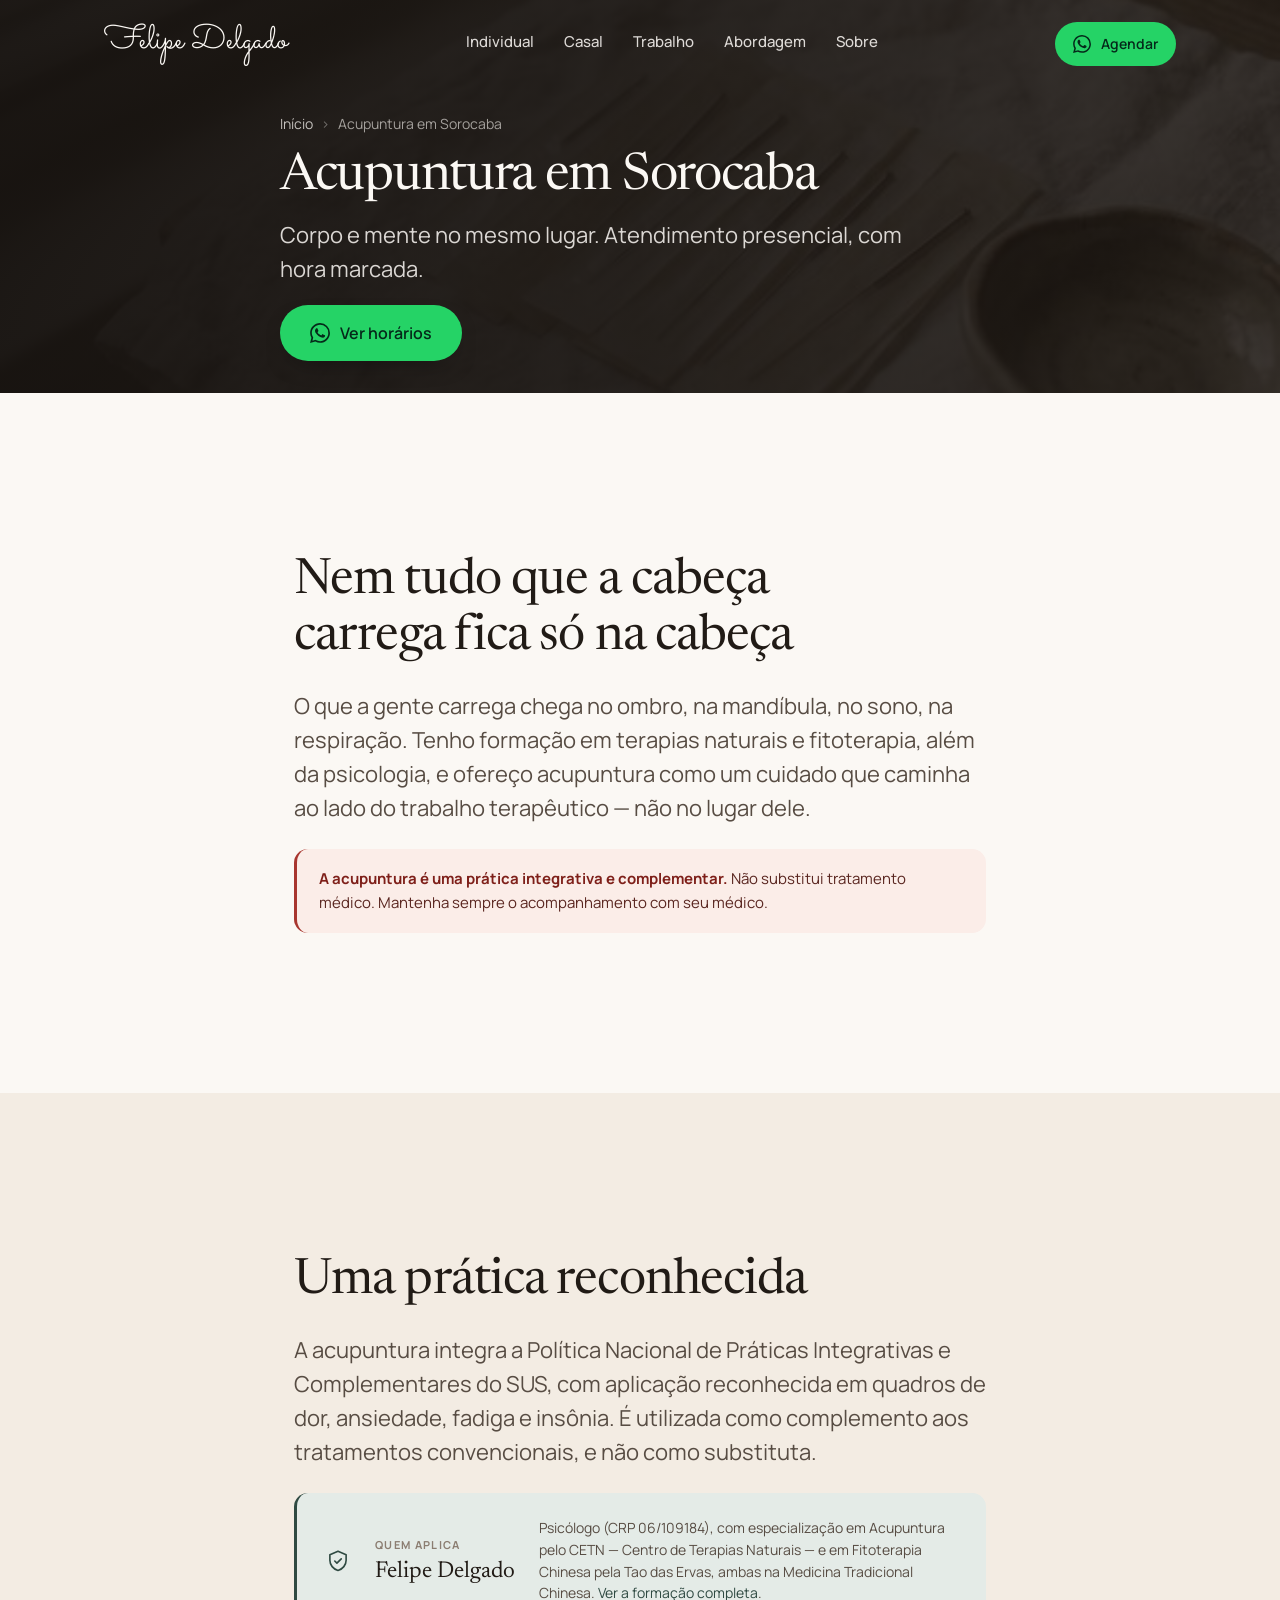
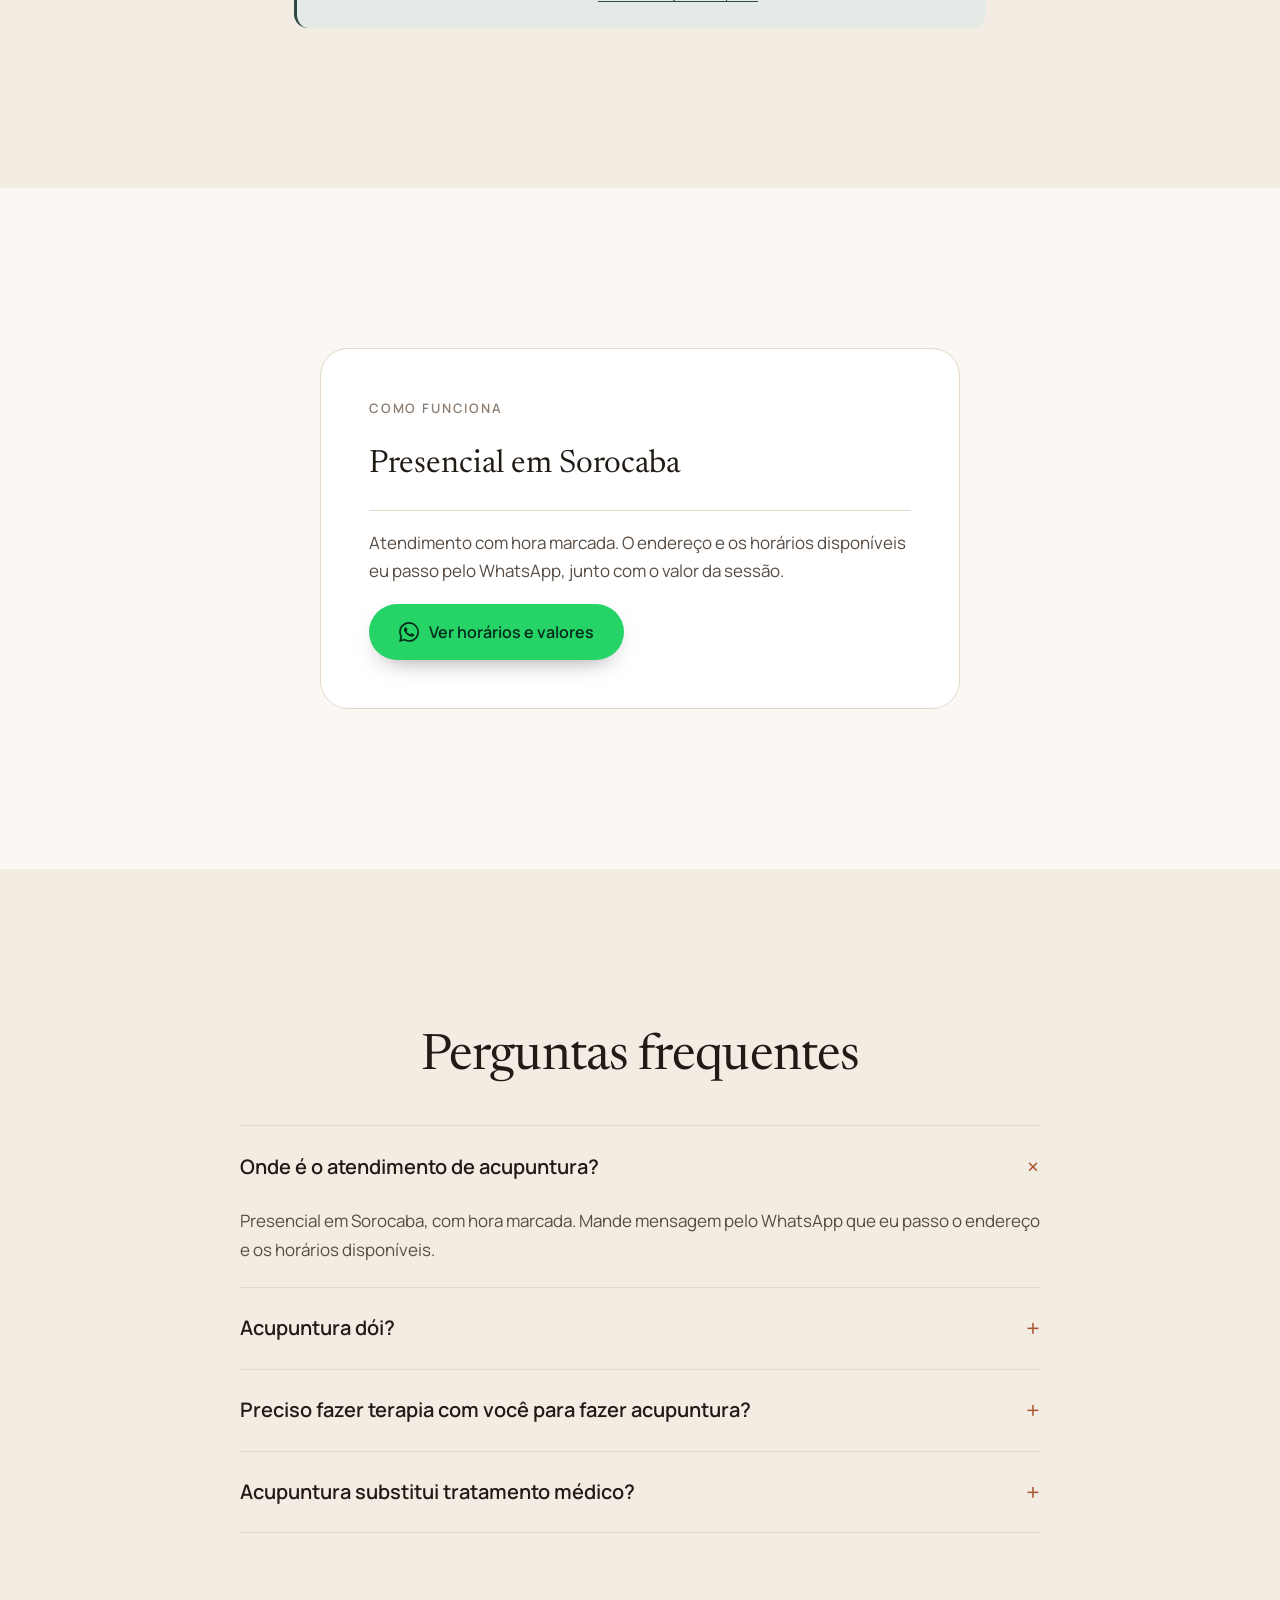
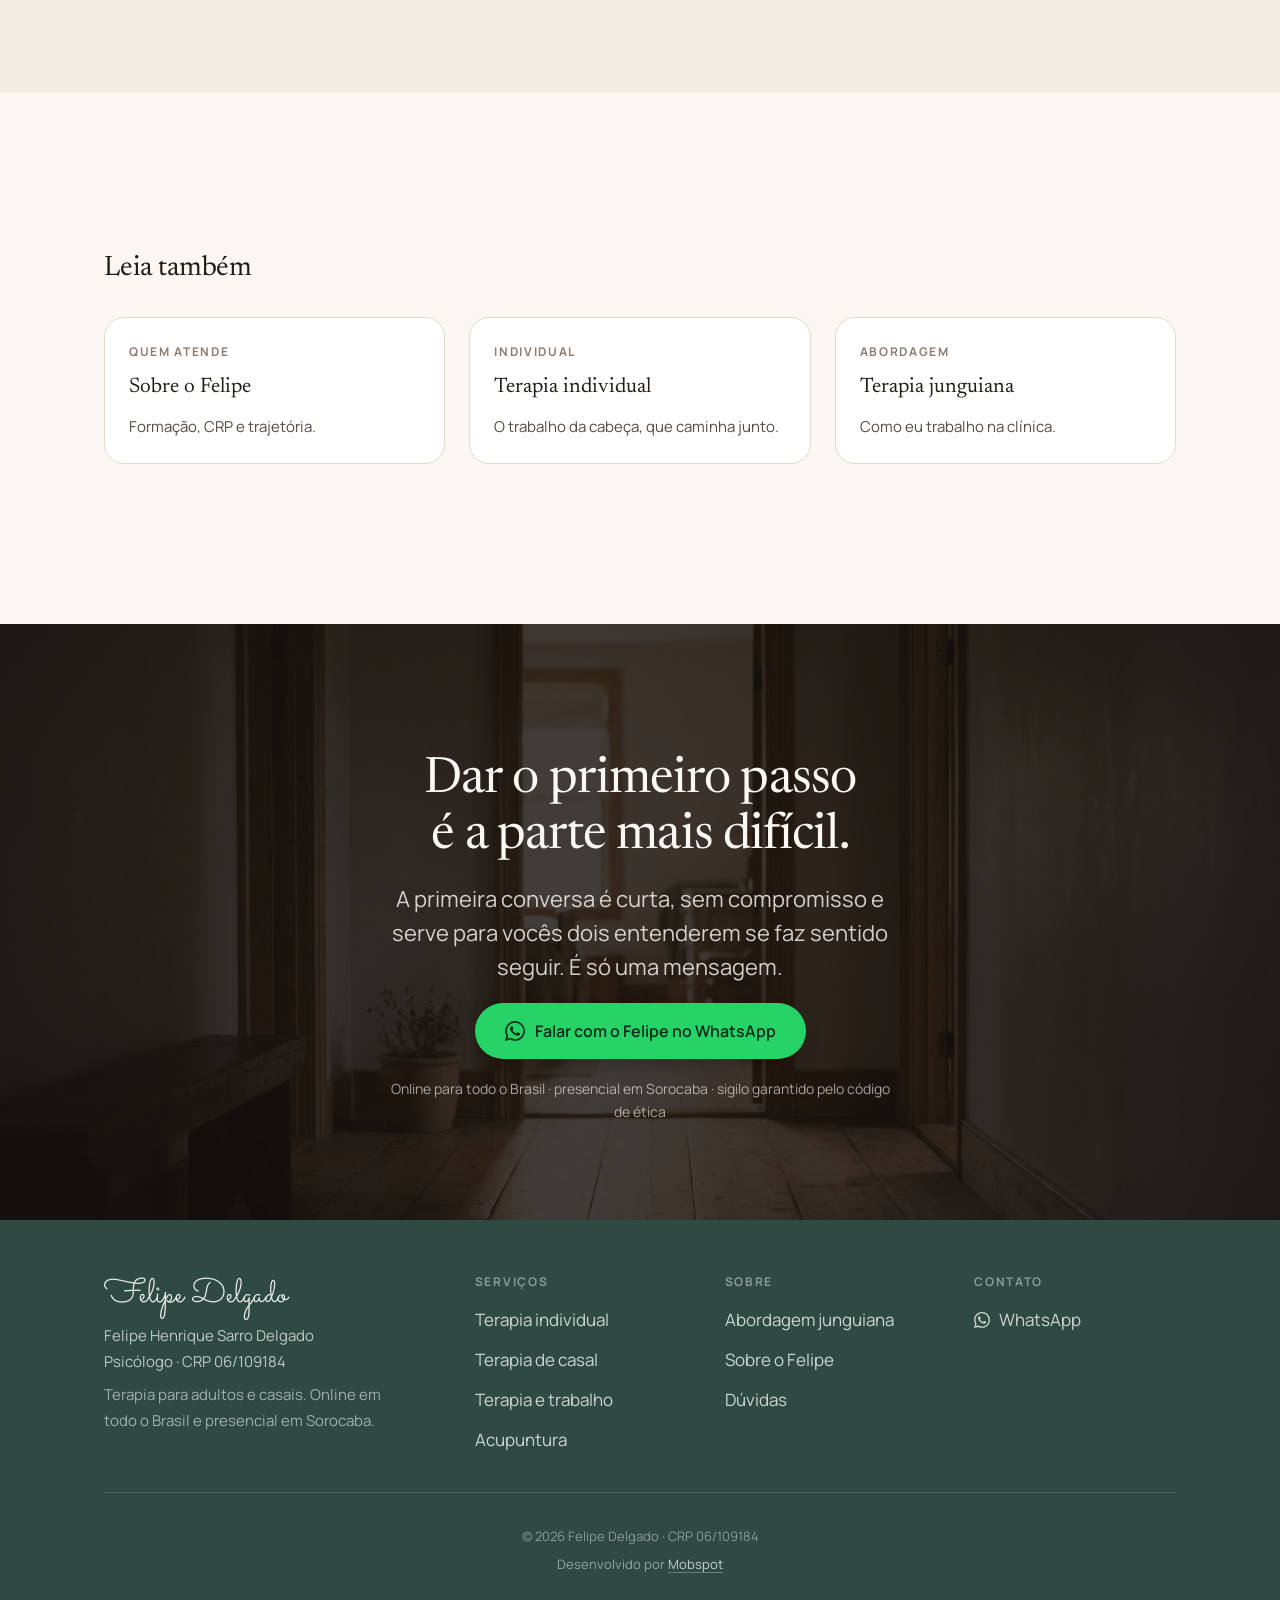
<file: acupuntura/index.html>
<!doctype html>
<html lang="pt-BR">
<head>
<meta charset="utf-8">
<meta name="viewport" content="width=device-width, initial-scale=1, viewport-fit=cover">
<title>Acupuntura em Sorocaba — Felipe Delgado</title>
<meta name="description" content="Acupuntura presencial em Sorocaba. Prática integrativa e complementar ao tratamento médico, com hora marcada.">
<link rel="canonical" href="https://felipedelgadopsicologo.com.br/acupuntura/">
<meta property="og:type" content="profile">
<meta property="og:title" content="Acupuntura em Sorocaba — Felipe Delgado">
<meta property="og:description" content="Acupuntura presencial em Sorocaba. Prática integrativa e complementar ao tratamento médico, com hora marcada.">
<meta property="og:image" content="https://felipedelgadopsicologo.com.br/assets/og-acupuntura.jpg">
<meta property="og:image:width" content="1200">
<meta property="og:image:height" content="630">
<meta property="og:url" content="https://felipedelgadopsicologo.com.br/acupuntura/">
<meta property="og:locale" content="pt_BR">
<meta name="twitter:card" content="summary_large_image">
<meta name="theme-color" content="#FBF8F4">
<link rel="preconnect" href="https://fonts.googleapis.com">
<link rel="preconnect" href="https://fonts.gstatic.com" crossorigin>
<link href="https://fonts.googleapis.com/css2?family=Newsreader:ital,opsz,wght@0,6..72,400;0,6..72,500;1,6..72,400&family=Manrope:wght@400;500;600;700&family=Sacramento&display=swap" rel="stylesheet">
<link rel="stylesheet" href="../assets/style.css">
<script src="../assets/app.js" defer></script>
</head>
<body>
<a class="skip" href="#main">Pular para o conteúdo</a>

<section class="band-hero">
  <img src="../assets/card-acupuntura.jpg" alt="" fetchpriority="high">
  <div class="veil"></div>
  <header>
    <div class="wrap nav">
      <a class="mark" href="../">Felipe Delgado</a>
      <nav class="menu" aria-label="Principal">
        <a href="../terapia-individual/">Individual</a>
        <a href="../terapia-de-casal/">Casal</a>
        <a href="../terapia-e-trabalho/">Trabalho</a>
        <a href="../terapia-junguiana/">Abordagem</a>
        <a href="../sobre/">Sobre</a>
      </nav>
      <div class="navtools">
        <a class="btn wa" href="https://wa.me/5535920013172?text=Oi%2C%20Felipe.%20Vim%20pelo%20site%20e%20queria%20agendar%20uma%20conversa." target="_blank" rel="noopener"><svg width="18" height="18" viewBox="0 0 24 24" fill="currentColor" aria-hidden="true"><path d="M17.472 14.382c-.297-.149-1.758-.867-2.03-.967-.273-.099-.471-.148-.67.15-.197.297-.767.966-.94 1.164-.173.199-.347.223-.644.075-.297-.15-1.255-.463-2.39-1.475-.883-.788-1.48-1.761-1.653-2.059-.173-.297-.018-.458.13-.606.134-.133.298-.347.446-.52.149-.174.198-.298.298-.497.099-.198.05-.371-.025-.52-.075-.149-.669-1.612-.916-2.207-.242-.579-.487-.5-.669-.51-.173-.008-.371-.01-.57-.01-.198 0-.52.074-.792.372-.272.297-1.04 1.016-1.04 2.479 0 1.462 1.065 2.875 1.213 3.074.149.198 2.096 3.2 5.077 4.487.709.306 1.262.489 1.694.625.712.227 1.36.195 1.871.118.571-.085 1.758-.719 2.006-1.413.248-.694.248-1.289.173-1.413-.074-.124-.272-.198-.57-.347m-5.421 7.403h-.004a9.87 9.87 0 01-5.031-1.378l-.361-.214-3.741.982.998-3.648-.235-.374a9.86 9.86 0 01-1.51-5.26c.001-5.45 4.436-9.884 9.888-9.884 2.64 0 5.122 1.03 6.988 2.898a9.825 9.825 0 012.893 6.994c-.003 5.45-4.437 9.884-9.885 9.884m8.413-18.297A11.815 11.815 0 0012.05 0C5.495 0 .16 5.335.157 11.892c0 2.096.547 4.142 1.588 5.945L.057 24l6.305-1.654a11.882 11.882 0 005.683 1.448h.005c6.554 0 11.89-5.335 11.893-11.893a11.821 11.821 0 00-3.48-8.413Z"/></svg><span>Agendar</span></a>
        <button class="burger" id="open" aria-label="Abrir menu" aria-expanded="false"><span></span><span></span></button>
      </div>
    </div>
  </header>
  <div class="wrap">
    <div class="band-in">
      <p class="crumb"><a href="../">Início</a><span>›</span>Acupuntura em Sorocaba</p>
      
      <h1>Acupuntura em Sorocaba</h1>
      <p class="lead">Corpo e mente no mesmo lugar. Atendimento presencial, com hora marcada.</p>
      <a class="btn wa" href="https://wa.me/5535920013172?text=Oi%2C%20Felipe.%20Vim%20pelo%20site%20e%20queria%20saber%20sobre%20a%20acupuntura%20em%20Sorocaba." target="_blank" rel="noopener"><svg width="20" height="20" viewBox="0 0 24 24" fill="currentColor" aria-hidden="true"><path d="M17.472 14.382c-.297-.149-1.758-.867-2.03-.967-.273-.099-.471-.148-.67.15-.197.297-.767.966-.94 1.164-.173.199-.347.223-.644.075-.297-.15-1.255-.463-2.39-1.475-.883-.788-1.48-1.761-1.653-2.059-.173-.297-.018-.458.13-.606.134-.133.298-.347.446-.52.149-.174.198-.298.298-.497.099-.198.05-.371-.025-.52-.075-.149-.669-1.612-.916-2.207-.242-.579-.487-.5-.669-.51-.173-.008-.371-.01-.57-.01-.198 0-.52.074-.792.372-.272.297-1.04 1.016-1.04 2.479 0 1.462 1.065 2.875 1.213 3.074.149.198 2.096 3.2 5.077 4.487.709.306 1.262.489 1.694.625.712.227 1.36.195 1.871.118.571-.085 1.758-.719 2.006-1.413.248-.694.248-1.289.173-1.413-.074-.124-.272-.198-.57-.347m-5.421 7.403h-.004a9.87 9.87 0 01-5.031-1.378l-.361-.214-3.741.982.998-3.648-.235-.374a9.86 9.86 0 01-1.51-5.26c.001-5.45 4.436-9.884 9.888-9.884 2.64 0 5.122 1.03 6.988 2.898a9.825 9.825 0 012.893 6.994c-.003 5.45-4.437 9.884-9.885 9.884m8.413-18.297A11.815 11.815 0 0012.05 0C5.495 0 .16 5.335.157 11.892c0 2.096.547 4.142 1.588 5.945L.057 24l6.305-1.654a11.882 11.882 0 005.683 1.448h.005c6.554 0 11.89-5.335 11.893-11.893a11.821 11.821 0 00-3.48-8.413Z"/></svg>Ver horários</a>
    </div>
  </div>
</section>

<div id="panel" role="dialog" aria-modal="true" aria-label="Menu">
  <div class="panel-top"><button class="close" id="close" aria-label="Fechar menu">✕</button></div>
  <a href="../terapia-individual/">Individual</a>
  <a href="../terapia-de-casal/">Casal</a>
  <a href="../terapia-e-trabalho/">Trabalho</a>
  <a href="../terapia-junguiana/">Abordagem</a>
  <a href="../sobre/">Sobre</a>
</div>

<main id="main">

<section class="sec">
  <div class="wrap" style="display:grid;gap:24px;max-width:820px">
    <h2>Nem tudo que a cabeça carrega fica só na cabeça</h2>
    <p class="lead">O que a gente carrega chega no ombro, na mandíbula, no sono, na respiração. Tenho formação em terapias naturais e fitoterapia, além da psicologia, e ofereço acupuntura como um cuidado que caminha ao lado do trabalho terapêutico — não no lugar dele.</p>
    <p class="aviso"><strong>A acupuntura é uma prática integrativa e complementar.</strong> Não substitui tratamento médico. Mantenha sempre o acompanhamento com seu médico.</p>
  </div>
</section>

<section class="sec alt">
  <div class="wrap" style="display:grid;gap:24px;max-width:820px">
    <h2>Uma prática reconhecida</h2>
    <p class="lead">A acupuntura integra a Política Nacional de Práticas Integrativas e Complementares do SUS, com aplicação reconhecida em quadros de dor, ansiedade, fadiga e insônia. É utilizada como complemento aos tratamentos convencionais, e não como substituta.</p>
    <div class="registro">
      <svg width="26" height="26" viewBox="0 0 24 24" fill="none" stroke="currentColor" stroke-width="1.5" stroke-linecap="round" stroke-linejoin="round" aria-hidden="true"><path d="M12 3l7.5 3.2v5.1c0 4.4-3.1 8.2-7.5 9.4-4.4-1.2-7.5-5-7.5-9.4V6.2z"/><path d="M9 12l2 2 4-4"/></svg>
      <div class="dados">
        <p class="k">Quem aplica</p>
        <p class="v">Felipe Delgado</p>
      </div>
      <p class="obs">Psicólogo (CRP 06/109184), com especialização em Acupuntura pelo CETN — Centro de Terapias Naturais — e em Fitoterapia Chinesa pela Tao das Ervas, ambas na Medicina Tradicional Chinesa. <a href="../sobre/#formacao">Ver a formação completa</a>.</p>
    </div>
  </div>
</section>

<section class="sec">
  <div class="wrap" style="display:grid;gap:40px;justify-items:center">
    <div class="price">
      <p style="font-size:.8125rem;font-weight:600;letter-spacing:.14em;text-transform:uppercase;color:var(--ink-mute)">Como funciona</p>
      <p class="val" style="font-size:clamp(1.5rem,1.2rem + 1.4vw,2rem)">Presencial em Sorocaba</p>
      <hr>
      <p>Atendimento com hora marcada. O endereço e os horários disponíveis eu passo pelo WhatsApp, junto com o valor da sessão.</p>
      <a class="btn wa" style="align-self:start" href="https://wa.me/5535920013172?text=Oi%2C%20Felipe.%20Vim%20pelo%20site%20e%20queria%20saber%20sobre%20a%20acupuntura%20em%20Sorocaba." target="_blank" rel="noopener"><svg width="20" height="20" viewBox="0 0 24 24" fill="currentColor" aria-hidden="true"><path d="M17.472 14.382c-.297-.149-1.758-.867-2.03-.967-.273-.099-.471-.148-.67.15-.197.297-.767.966-.94 1.164-.173.199-.347.223-.644.075-.297-.15-1.255-.463-2.39-1.475-.883-.788-1.48-1.761-1.653-2.059-.173-.297-.018-.458.13-.606.134-.133.298-.347.446-.52.149-.174.198-.298.298-.497.099-.198.05-.371-.025-.52-.075-.149-.669-1.612-.916-2.207-.242-.579-.487-.5-.669-.51-.173-.008-.371-.01-.57-.01-.198 0-.52.074-.792.372-.272.297-1.04 1.016-1.04 2.479 0 1.462 1.065 2.875 1.213 3.074.149.198 2.096 3.2 5.077 4.487.709.306 1.262.489 1.694.625.712.227 1.36.195 1.871.118.571-.085 1.758-.719 2.006-1.413.248-.694.248-1.289.173-1.413-.074-.124-.272-.198-.57-.347m-5.421 7.403h-.004a9.87 9.87 0 01-5.031-1.378l-.361-.214-3.741.982.998-3.648-.235-.374a9.86 9.86 0 01-1.51-5.26c.001-5.45 4.436-9.884 9.888-9.884 2.64 0 5.122 1.03 6.988 2.898a9.825 9.825 0 012.893 6.994c-.003 5.45-4.437 9.884-9.885 9.884m8.413-18.297A11.815 11.815 0 0012.05 0C5.495 0 .16 5.335.157 11.892c0 2.096.547 4.142 1.588 5.945L.057 24l6.305-1.654a11.882 11.882 0 005.683 1.448h.005c6.554 0 11.89-5.335 11.893-11.893a11.821 11.821 0 00-3.48-8.413Z"/></svg>Ver horários e valores</a>
    </div>
  </div>
</section>

<section class="sec alt">
  <div class="wrap" style="display:grid;gap:40px;justify-items:center">
    <h2>Perguntas frequentes</h2>
    <div class="faq" style="width:100%">
      <details open><summary>Onde é o atendimento de acupuntura?</summary><p class="ans">Presencial em Sorocaba, com hora marcada. Mande mensagem pelo WhatsApp que eu passo o endereço e os horários disponíveis.</p></details>
      <details><summary>Acupuntura dói?</summary><p class="ans">As agulhas são muito finas e a sensação mais comum é de um leve peso ou formigamento, não de dor.</p></details>
      <details><summary>Preciso fazer terapia com você para fazer acupuntura?</summary><p class="ans">Não. São atendimentos independentes. Se fizer sentido combinar os dois, a gente conversa.</p></details>
      <details><summary>Acupuntura substitui tratamento médico?</summary><p class="ans">Não. É uma prática integrativa e complementar. O acompanhamento médico deve ser mantido sempre.</p></details>
    </div>
  </div>
</section>

<section class="sec">
  <div class="wrap" style="display:grid;gap:32px">
    <h2 style="font-size:clamp(1.375rem,1.1rem + 1vw,1.75rem)">Leia também</h2>
    <div class="leia">
      <a href="../sobre/"><span class="k">Quem atende</span><span class="t">Sobre o Felipe</span><span class="d">Formação, CRP e trajetória.</span></a>
      <a href="../terapia-individual/"><span class="k">Individual</span><span class="t">Terapia individual</span><span class="d">O trabalho da cabeça, que caminha junto.</span></a>
      <a href="../terapia-junguiana/"><span class="k">Abordagem</span><span class="t">Terapia junguiana</span><span class="d">Como eu trabalho na clínica.</span></a>
    </div>
  </div>
</section>

</main>

<section class="final last">
  <img src="../assets/cta-porta.jpg" alt="" loading="lazy" width="1600" height="893">
  <div class="veil2"></div>
  <div class="wrap">
    <h2>Dar o primeiro passo é a parte mais difícil.</h2>
    <p class="lead">A primeira conversa é curta, sem compromisso e serve para vocês dois entenderem se faz sentido seguir. É só uma mensagem.</p>
    <a class="btn wa" href="https://wa.me/5535920013172?text=Oi%2C%20Felipe.%20Vim%20pela%20p%C3%A1gina%20de%20acupuntura%20e%20quero%20dar%20o%20primeiro%20passo." target="_blank" rel="noopener"><svg width="20" height="20" viewBox="0 0 24 24" fill="currentColor" aria-hidden="true"><path d="M17.472 14.382c-.297-.149-1.758-.867-2.03-.967-.273-.099-.471-.148-.67.15-.197.297-.767.966-.94 1.164-.173.199-.347.223-.644.075-.297-.15-1.255-.463-2.39-1.475-.883-.788-1.48-1.761-1.653-2.059-.173-.297-.018-.458.13-.606.134-.133.298-.347.446-.52.149-.174.198-.298.298-.497.099-.198.05-.371-.025-.52-.075-.149-.669-1.612-.916-2.207-.242-.579-.487-.5-.669-.51-.173-.008-.371-.01-.57-.01-.198 0-.52.074-.792.372-.272.297-1.04 1.016-1.04 2.479 0 1.462 1.065 2.875 1.213 3.074.149.198 2.096 3.2 5.077 4.487.709.306 1.262.489 1.694.625.712.227 1.36.195 1.871.118.571-.085 1.758-.719 2.006-1.413.248-.694.248-1.289.173-1.413-.074-.124-.272-.198-.57-.347m-5.421 7.403h-.004a9.87 9.87 0 01-5.031-1.378l-.361-.214-3.741.982.998-3.648-.235-.374a9.86 9.86 0 01-1.51-5.26c.001-5.45 4.436-9.884 9.888-9.884 2.64 0 5.122 1.03 6.988 2.898a9.825 9.825 0 012.893 6.994c-.003 5.45-4.437 9.884-9.885 9.884m8.413-18.297A11.815 11.815 0 0012.05 0C5.495 0 .16 5.335.157 11.892c0 2.096.547 4.142 1.588 5.945L.057 24l6.305-1.654a11.882 11.882 0 005.683 1.448h.005c6.554 0 11.89-5.335 11.893-11.893a11.821 11.821 0 00-3.48-8.413Z"/></svg>Falar com o Felipe no WhatsApp</a>
    <p class="small">Online para todo o Brasil · presencial em Sorocaba · sigilo garantido pelo código de ética</p>
  </div>
</section>
<footer>
  <div class="wrap">
    <div class="fgrid">
      <div>
        <p class="mark">Felipe Delgado</p>
        <p style="font-size:.9375rem;color:rgba(232,237,233,.78);margin-top:8px">Felipe Henrique Sarro Delgado<br>Psicólogo · CRP 06/109184</p>
        <p style="font-size:.9375rem;color:rgba(232,237,233,.62);margin-top:8px;max-width:280px">Terapia para adultos e casais. Online em todo o Brasil e presencial em Sorocaba.</p>
      </div>
      <div>
        <h4>Serviços</h4>
        <p><a href="../terapia-individual/">Terapia individual</a></p>
        <p><a href="../terapia-de-casal/">Terapia de casal</a></p>
        <p><a href="../terapia-e-trabalho/">Terapia e trabalho</a></p>
        <p><a href="../acupuntura/">Acupuntura</a></p>
      </div>
      <div>
        <h4>Sobre</h4>
        <p><a href="../terapia-junguiana/">Abordagem junguiana</a></p>
        <p><a href="../sobre/">Sobre o Felipe</a></p>
        <p><a href="../#faq">Dúvidas</a></p>
      </div>
      <div>
        <h4>Contato</h4>
        <p><a href="https://wa.me/5535920013172" target="_blank" rel="noopener"><svg width="16" height="16" viewBox="0 0 24 24" fill="currentColor" aria-hidden="true"><path d="M17.472 14.382c-.297-.149-1.758-.867-2.03-.967-.273-.099-.471-.148-.67.15-.197.297-.767.966-.94 1.164-.173.199-.347.223-.644.075-.297-.15-1.255-.463-2.39-1.475-.883-.788-1.48-1.761-1.653-2.059-.173-.297-.018-.458.13-.606.134-.133.298-.347.446-.52.149-.174.198-.298.298-.497.099-.198.05-.371-.025-.52-.075-.149-.669-1.612-.916-2.207-.242-.579-.487-.5-.669-.51-.173-.008-.371-.01-.57-.01-.198 0-.52.074-.792.372-.272.297-1.04 1.016-1.04 2.479 0 1.462 1.065 2.875 1.213 3.074.149.198 2.096 3.2 5.077 4.487.709.306 1.262.489 1.694.625.712.227 1.36.195 1.871.118.571-.085 1.758-.719 2.006-1.413.248-.694.248-1.289.173-1.413-.074-.124-.272-.198-.57-.347m-5.421 7.403h-.004a9.87 9.87 0 01-5.031-1.378l-.361-.214-3.741.982.998-3.648-.235-.374a9.86 9.86 0 01-1.51-5.26c.001-5.45 4.436-9.884 9.888-9.884 2.64 0 5.122 1.03 6.988 2.898a9.825 9.825 0 012.893 6.994c-.003 5.45-4.437 9.884-9.885 9.884m8.413-18.297A11.815 11.815 0 0012.05 0C5.495 0 .16 5.335.157 11.892c0 2.096.547 4.142 1.588 5.945L.057 24l6.305-1.654a11.882 11.882 0 005.683 1.448h.005c6.554 0 11.89-5.335 11.893-11.893a11.821 11.821 0 00-3.48-8.413Z"/></svg>WhatsApp</a></p>
      </div>
    </div>
    <div class="fdiv"></div>
    <p class="copy">© 2026 Felipe Delgado · CRP 06/109184</p>
    <p class="credit">Desenvolvido por <a href="https://mobspot.com.br/?utm_source=felipe-delgado&amp;utm_medium=selo-rodape&amp;utm_campaign=rede-clientes" target="_blank" rel="noopener">Mobspot</a></p>
  </div>
</footer>
<a id="fab" href="https://wa.me/5535920013172?text=Oi%2C%20Felipe.%20Vim%20pelo%20site%20e%20queria%20tirar%20uma%20d%C3%BAvida." target="_blank" rel="noopener" aria-label="Falar no WhatsApp"><svg width="26" height="26" viewBox="0 0 24 24" fill="currentColor" aria-hidden="true"><path d="M17.472 14.382c-.297-.149-1.758-.867-2.03-.967-.273-.099-.471-.148-.67.15-.197.297-.767.966-.94 1.164-.173.199-.347.223-.644.075-.297-.15-1.255-.463-2.39-1.475-.883-.788-1.48-1.761-1.653-2.059-.173-.297-.018-.458.13-.606.134-.133.298-.347.446-.52.149-.174.198-.298.298-.497.099-.198.05-.371-.025-.52-.075-.149-.669-1.612-.916-2.207-.242-.579-.487-.5-.669-.51-.173-.008-.371-.01-.57-.01-.198 0-.52.074-.792.372-.272.297-1.04 1.016-1.04 2.479 0 1.462 1.065 2.875 1.213 3.074.149.198 2.096 3.2 5.077 4.487.709.306 1.262.489 1.694.625.712.227 1.36.195 1.871.118.571-.085 1.758-.719 2.006-1.413.248-.694.248-1.289.173-1.413-.074-.124-.272-.198-.57-.347m-5.421 7.403h-.004a9.87 9.87 0 01-5.031-1.378l-.361-.214-3.741.982.998-3.648-.235-.374a9.86 9.86 0 01-1.51-5.26c.001-5.45 4.436-9.884 9.888-9.884 2.64 0 5.122 1.03 6.988 2.898a9.825 9.825 0 012.893 6.994c-.003 5.45-4.437 9.884-9.885 9.884m8.413-18.297A11.815 11.815 0 0012.05 0C5.495 0 .16 5.335.157 11.892c0 2.096.547 4.142 1.588 5.945L.057 24l6.305-1.654a11.882 11.882 0 005.683 1.448h.005c6.554 0 11.89-5.335 11.893-11.893a11.821 11.821 0 00-3.48-8.413Z"/></svg><span class="fab-txt">Falar no WhatsApp</span></a>

<script type="application/ld+json">{"@context": "https://schema.org", "@type": "BreadcrumbList", "itemListElement": [{"@type": "ListItem", "position": 1, "name": "Início", "item": "https://felipedelgadopsicologo.com.br/"}, {"@type": "ListItem", "position": 2, "name": "Acupuntura em Sorocaba", "item": "https://felipedelgadopsicologo.com.br/acupuntura/"}]}</script>
<script type="application/ld+json">{"@context": "https://schema.org", "@type": "FAQPage", "mainEntity": [{"@type": "Question", "name": "Onde é o atendimento de acupuntura?", "acceptedAnswer": {"@type": "Answer", "text": "Presencial em Sorocaba, com hora marcada. Mande mensagem pelo WhatsApp que eu passo o endereço e os horários disponíveis."}}, {"@type": "Question", "name": "Acupuntura dói?", "acceptedAnswer": {"@type": "Answer", "text": "As agulhas são muito finas e a sensação mais comum é de um leve peso ou formigamento, não de dor."}}, {"@type": "Question", "name": "Preciso fazer terapia com você para fazer acupuntura?", "acceptedAnswer": {"@type": "Answer", "text": "Não. São atendimentos independentes. Se fizer sentido combinar os dois, a gente conversa."}}, {"@type": "Question", "name": "Acupuntura substitui tratamento médico?", "acceptedAnswer": {"@type": "Answer", "text": "Não. É uma prática integrativa e complementar. O acompanhamento médico deve ser mantido sempre."}}]}</script>
</body>
</html>
</file>
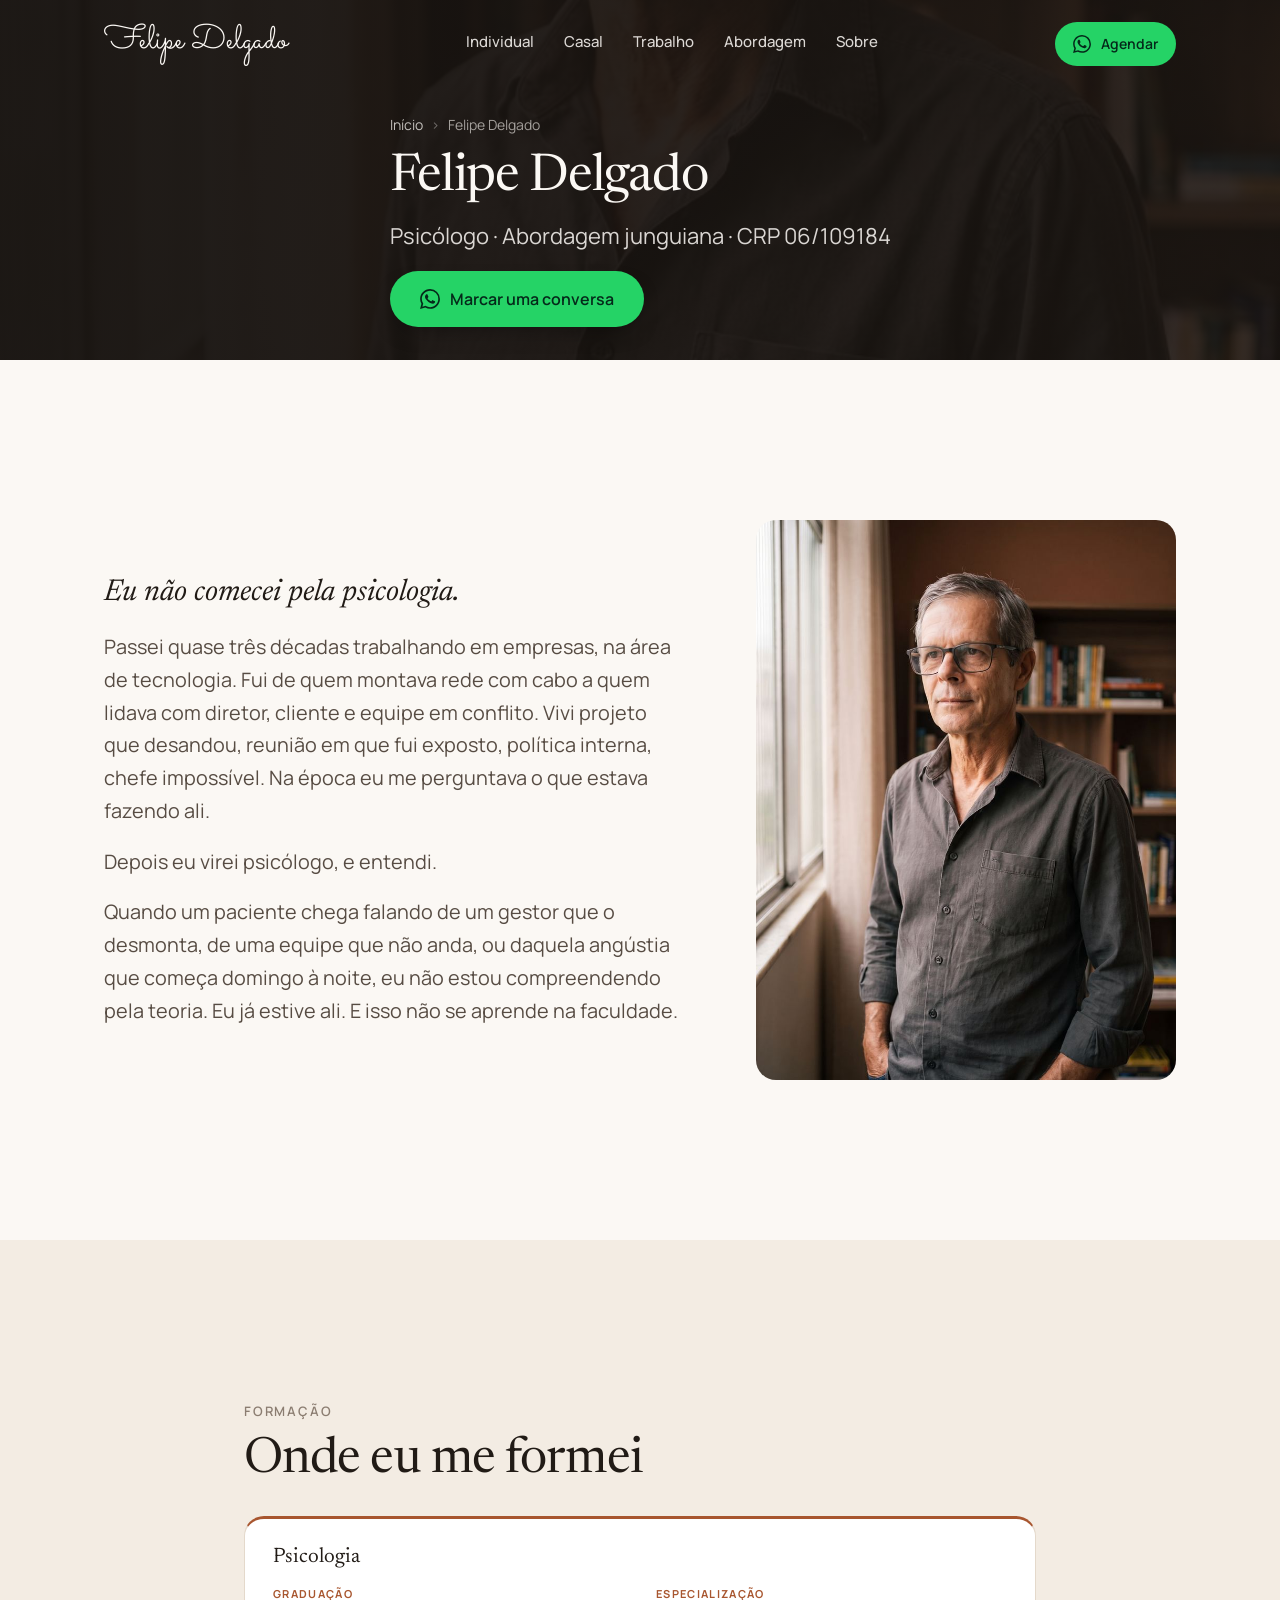
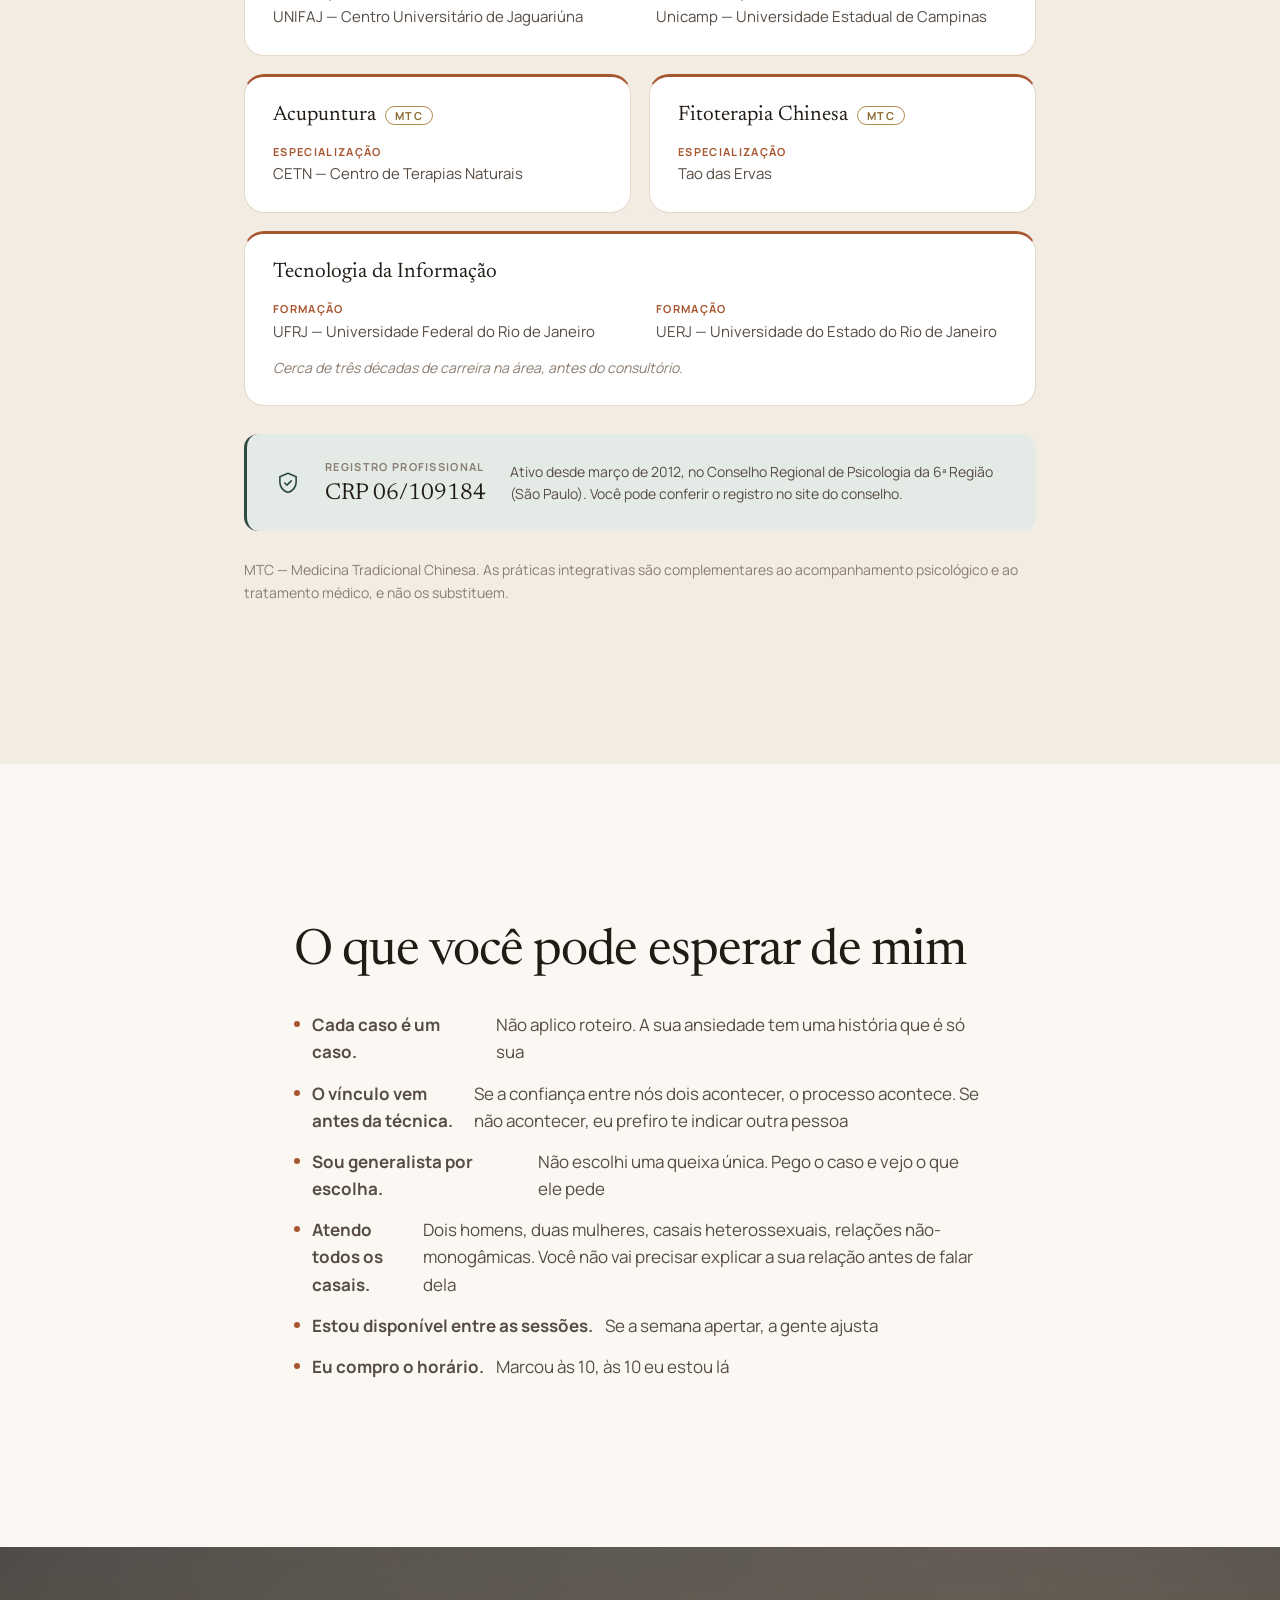
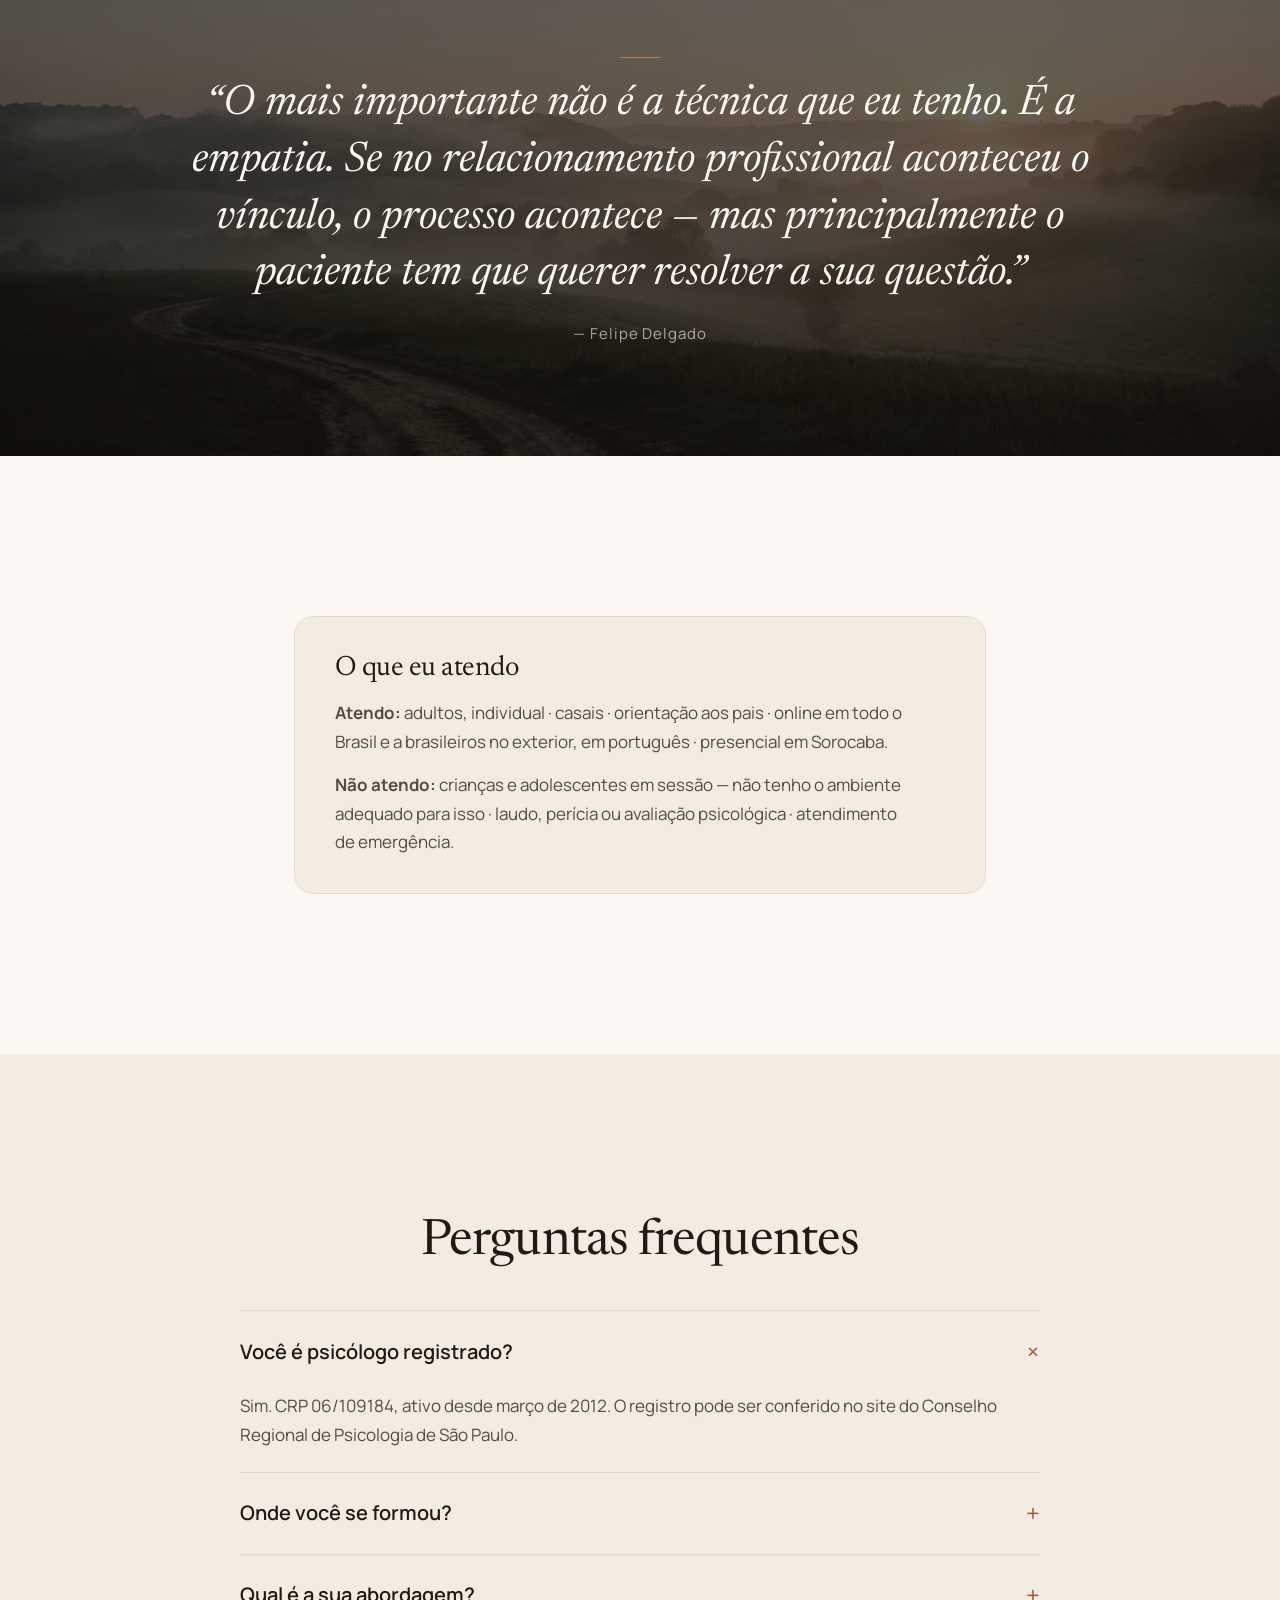
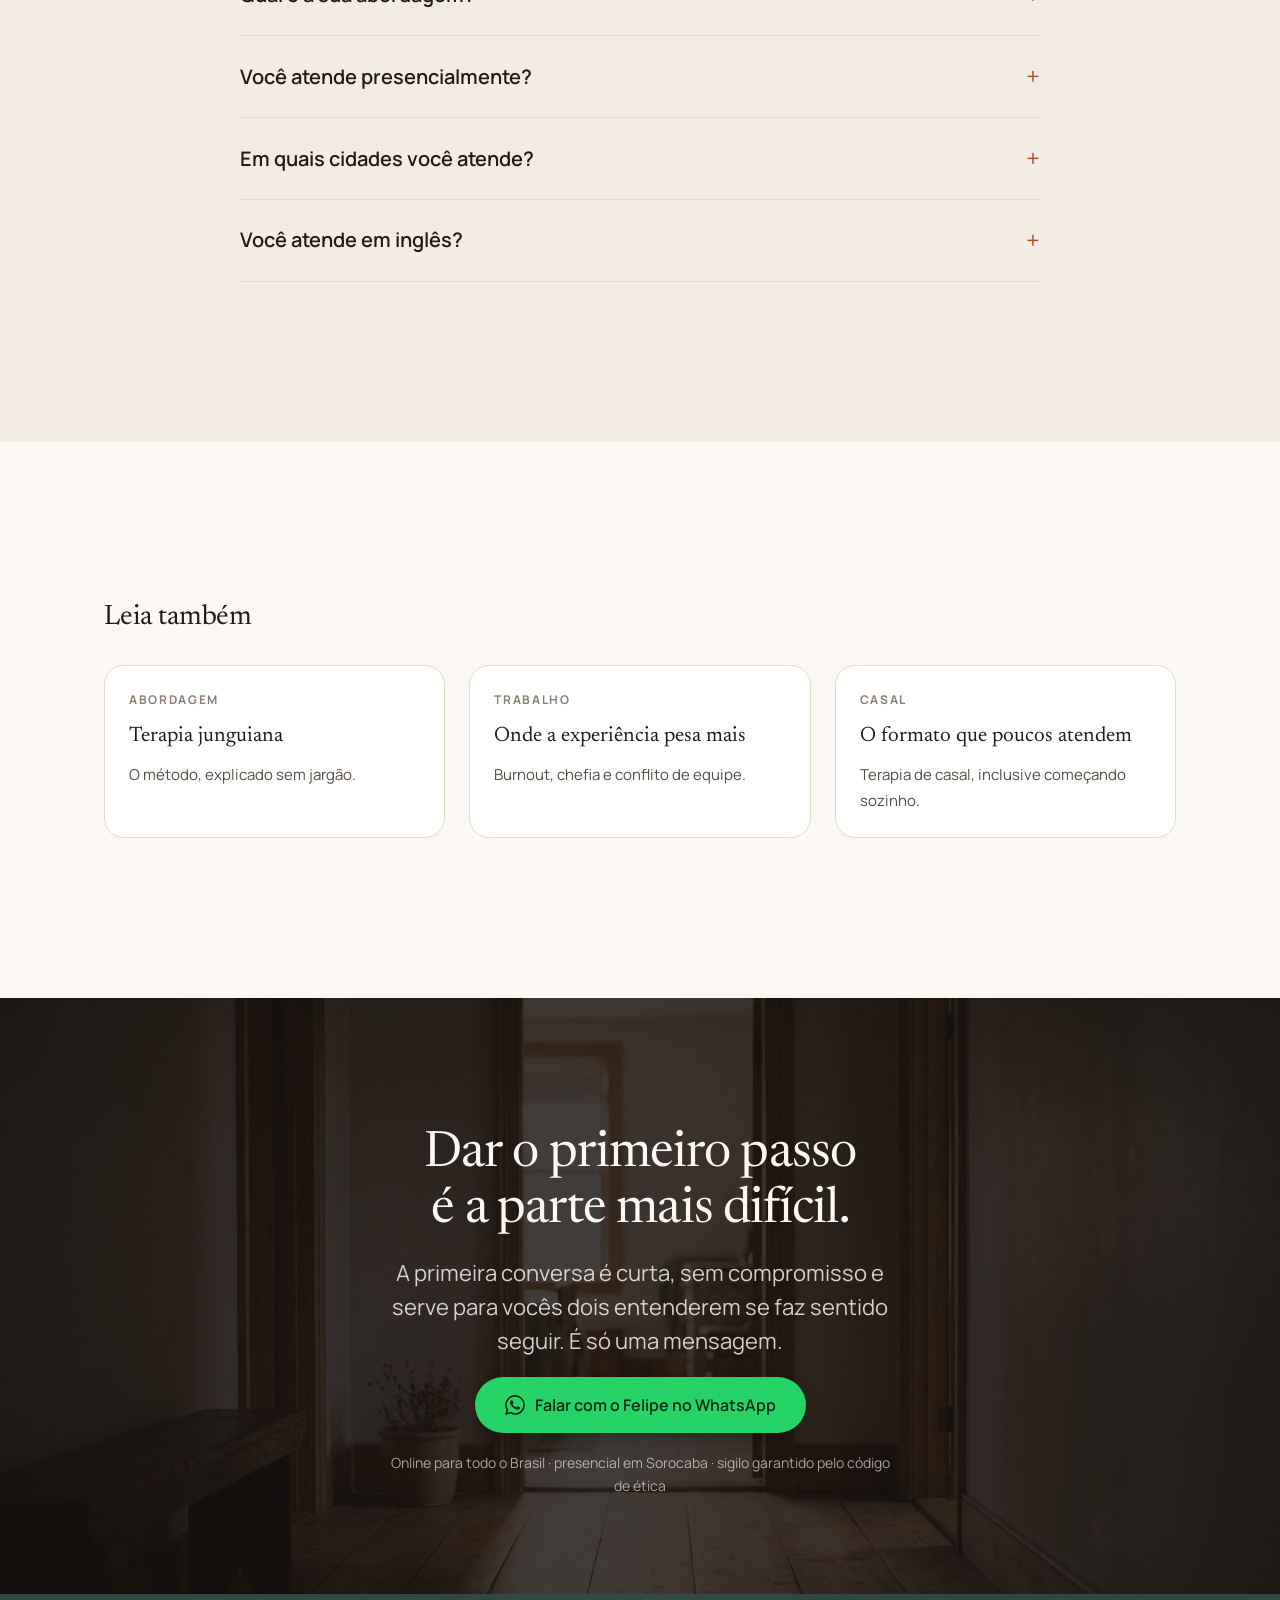
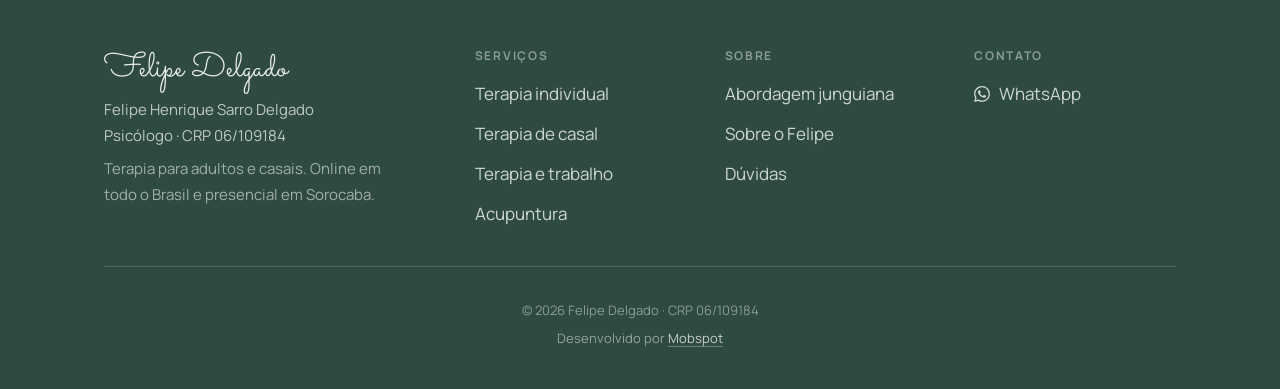
<file: sobre/index.html>
<!doctype html>
<html lang="pt-BR">
<head>
<meta charset="utf-8">
<meta name="viewport" content="width=device-width, initial-scale=1, viewport-fit=cover">
<title>Sobre Felipe Delgado — psicólogo junguiano, CRP 06/109184</title>
<meta name="description" content="Felipe Delgado, psicólogo — graduação pela UNIFAJ e especialização pela Unicamp, CRP 06/109184. Abordagem junguiana, acupuntura e fitoterapia chinesa. Quase três décadas de carreira em TI antes do consultório.">
<link rel="canonical" href="https://felipedelgadopsicologo.com.br/sobre/">
<meta property="og:type" content="profile">
<meta property="og:title" content="Sobre Felipe Delgado — psicólogo junguiano, CRP 06/109184">
<meta property="og:description" content="Felipe Delgado, psicólogo — graduação pela UNIFAJ e especialização pela Unicamp, CRP 06/109184. Abordagem junguiana, acupuntura e fitoterapia chinesa. Quase três décadas de carreira em TI antes do consultório.">
<meta property="og:image" content="https://felipedelgadopsicologo.com.br/assets/og-sobre.jpg">
<meta property="og:image:width" content="1200">
<meta property="og:image:height" content="630">
<meta property="og:url" content="https://felipedelgadopsicologo.com.br/sobre/">
<meta property="og:locale" content="pt_BR">
<meta name="twitter:card" content="summary_large_image">
<meta name="theme-color" content="#FBF8F4">
<link rel="preconnect" href="https://fonts.googleapis.com">
<link rel="preconnect" href="https://fonts.gstatic.com" crossorigin>
<link href="https://fonts.googleapis.com/css2?family=Newsreader:ital,opsz,wght@0,6..72,400;0,6..72,500;1,6..72,400&family=Manrope:wght@400;500;600;700&family=Sacramento&display=swap" rel="stylesheet">
<link rel="stylesheet" href="../assets/style.css">
<script src="../assets/app.js" defer></script>
</head>
<body>
<a class="skip" href="#main">Pular para o conteúdo</a>

<section class="band-hero">
  <img src="../assets/felipe-sobre.jpg" alt="" fetchpriority="high">
  <div class="veil"></div>
  <header>
    <div class="wrap nav">
      <a class="mark" href="../">Felipe Delgado</a>
      <nav class="menu" aria-label="Principal">
        <a href="../terapia-individual/">Individual</a>
        <a href="../terapia-de-casal/">Casal</a>
        <a href="../terapia-e-trabalho/">Trabalho</a>
        <a href="../terapia-junguiana/">Abordagem</a>
        <a href="../sobre/" aria-current="page">Sobre</a>
      </nav>
      <div class="navtools">
        <a class="btn wa" href="https://wa.me/5535920013172?text=Oi%2C%20Felipe.%20Vim%20pelo%20site%20e%20queria%20agendar%20uma%20conversa." target="_blank" rel="noopener"><svg width="18" height="18" viewBox="0 0 24 24" fill="currentColor" aria-hidden="true"><path d="M17.472 14.382c-.297-.149-1.758-.867-2.03-.967-.273-.099-.471-.148-.67.15-.197.297-.767.966-.94 1.164-.173.199-.347.223-.644.075-.297-.15-1.255-.463-2.39-1.475-.883-.788-1.48-1.761-1.653-2.059-.173-.297-.018-.458.13-.606.134-.133.298-.347.446-.52.149-.174.198-.298.298-.497.099-.198.05-.371-.025-.52-.075-.149-.669-1.612-.916-2.207-.242-.579-.487-.5-.669-.51-.173-.008-.371-.01-.57-.01-.198 0-.52.074-.792.372-.272.297-1.04 1.016-1.04 2.479 0 1.462 1.065 2.875 1.213 3.074.149.198 2.096 3.2 5.077 4.487.709.306 1.262.489 1.694.625.712.227 1.36.195 1.871.118.571-.085 1.758-.719 2.006-1.413.248-.694.248-1.289.173-1.413-.074-.124-.272-.198-.57-.347m-5.421 7.403h-.004a9.87 9.87 0 01-5.031-1.378l-.361-.214-3.741.982.998-3.648-.235-.374a9.86 9.86 0 01-1.51-5.26c.001-5.45 4.436-9.884 9.888-9.884 2.64 0 5.122 1.03 6.988 2.898a9.825 9.825 0 012.893 6.994c-.003 5.45-4.437 9.884-9.885 9.884m8.413-18.297A11.815 11.815 0 0012.05 0C5.495 0 .16 5.335.157 11.892c0 2.096.547 4.142 1.588 5.945L.057 24l6.305-1.654a11.882 11.882 0 005.683 1.448h.005c6.554 0 11.89-5.335 11.893-11.893a11.821 11.821 0 00-3.48-8.413Z"/></svg><span>Agendar</span></a>
        <button class="burger" id="open" aria-label="Abrir menu" aria-expanded="false"><span></span><span></span></button>
      </div>
    </div>
  </header>
  <div class="wrap">
    <div class="band-in">
      <p class="crumb"><a href="../">Início</a><span>›</span>Felipe Delgado</p>
      
      <h1>Felipe Delgado</h1>
      <p class="lead">Psicólogo · Abordagem junguiana · CRP 06/109184</p>
      <a class="btn wa" href="https://wa.me/5535920013172?text=Oi%2C%20Felipe.%20Vim%20pelo%20site%2C%20li%20sobre%20voc%C3%AA%20e%20queria%20marcar%20uma%20conversa." target="_blank" rel="noopener"><svg width="20" height="20" viewBox="0 0 24 24" fill="currentColor" aria-hidden="true"><path d="M17.472 14.382c-.297-.149-1.758-.867-2.03-.967-.273-.099-.471-.148-.67.15-.197.297-.767.966-.94 1.164-.173.199-.347.223-.644.075-.297-.15-1.255-.463-2.39-1.475-.883-.788-1.48-1.761-1.653-2.059-.173-.297-.018-.458.13-.606.134-.133.298-.347.446-.52.149-.174.198-.298.298-.497.099-.198.05-.371-.025-.52-.075-.149-.669-1.612-.916-2.207-.242-.579-.487-.5-.669-.51-.173-.008-.371-.01-.57-.01-.198 0-.52.074-.792.372-.272.297-1.04 1.016-1.04 2.479 0 1.462 1.065 2.875 1.213 3.074.149.198 2.096 3.2 5.077 4.487.709.306 1.262.489 1.694.625.712.227 1.36.195 1.871.118.571-.085 1.758-.719 2.006-1.413.248-.694.248-1.289.173-1.413-.074-.124-.272-.198-.57-.347m-5.421 7.403h-.004a9.87 9.87 0 01-5.031-1.378l-.361-.214-3.741.982.998-3.648-.235-.374a9.86 9.86 0 01-1.51-5.26c.001-5.45 4.436-9.884 9.888-9.884 2.64 0 5.122 1.03 6.988 2.898a9.825 9.825 0 012.893 6.994c-.003 5.45-4.437 9.884-9.885 9.884m8.413-18.297A11.815 11.815 0 0012.05 0C5.495 0 .16 5.335.157 11.892c0 2.096.547 4.142 1.588 5.945L.057 24l6.305-1.654a11.882 11.882 0 005.683 1.448h.005c6.554 0 11.89-5.335 11.893-11.893a11.821 11.821 0 00-3.48-8.413Z"/></svg>Marcar uma conversa</a>
    </div>
  </div>
</section>

<div id="panel" role="dialog" aria-modal="true" aria-label="Menu">
  <div class="panel-top"><button class="close" id="close" aria-label="Fechar menu">✕</button></div>
  <a href="../terapia-individual/">Individual</a>
  <a href="../terapia-de-casal/">Casal</a>
  <a href="../terapia-e-trabalho/">Trabalho</a>
  <a href="../terapia-junguiana/">Abordagem</a>
  <a href="../sobre/">Sobre</a>
</div>

<main id="main">

<section class="sec">
  <div class="wrap cena">
    <div class="cena-txt">
      <p class="abre">Eu não comecei pela psicologia.</p>
      <p>Passei quase três décadas trabalhando em empresas, na área de tecnologia. Fui de quem montava rede com cabo a quem lidava com diretor, cliente e equipe em conflito. Vivi projeto que desandou, reunião em que fui exposto, política interna, chefe impossível. Na época eu me perguntava o que estava fazendo ali.</p>
      <p>Depois eu virei psicólogo, e entendi.</p>
      <p>Quando um paciente chega falando de um gestor que o desmonta, de uma equipe que não anda, ou daquela angústia que começa domingo à noite, eu não estou compreendendo pela teoria. Eu já estive ali. E isso não se aprende na faculdade.</p>
    </div>
    <img src="../assets/felipe-sobre.jpg" alt="Felipe Delgado em pé ao lado da janela do consultório" loading="lazy" width="800" height="1071">
  </div>
</section>

<section class="sec alt" id="formacao">
  <div class="wrap" style="display:grid;gap:28px;max-width:920px">
    <div style="display:grid;gap:10px">
      <p class="eyebrow">Formação</p>
      <h2>Onde eu me formei</h2>
    </div>

    <ul class="formacao">
      <li class="wide">
        <p class="area">Psicologia</p>
        <div class="linhas duas">
          <p><span class="grau">Graduação</span><span class="inst">UNIFAJ — Centro Universitário de Jaguariúna</span></p>
          <p><span class="grau">Especialização</span><span class="inst">Unicamp — Universidade Estadual de Campinas</span></p>
        </div>
      </li>

      <li>
        <p class="area">Acupuntura <em>MTC</em></p>
        <div class="linhas">
          <p><span class="grau">Especialização</span><span class="inst">CETN — Centro de Terapias Naturais</span></p>
        </div>
      </li>

      <li>
        <p class="area">Fitoterapia Chinesa <em>MTC</em></p>
        <div class="linhas">
          <p><span class="grau">Especialização</span><span class="inst">Tao das Ervas</span></p>
        </div>
      </li>

      <li class="wide">
        <p class="area">Tecnologia da Informação</p>
        <div class="linhas duas">
          <p><span class="grau">Formação</span><span class="inst">UFRJ — Universidade Federal do Rio de Janeiro</span></p>
          <p><span class="grau">Formação</span><span class="inst">UERJ — Universidade do Estado do Rio de Janeiro</span></p>
        </div>
        <p class="obs-area">Cerca de três décadas de carreira na área, antes do consultório.</p>
      </li>
    </ul>

    <div class="registro">
      <svg width="26" height="26" viewBox="0 0 24 24" fill="none" stroke="currentColor" stroke-width="1.5" stroke-linecap="round" stroke-linejoin="round" aria-hidden="true"><path d="M12 3l7.5 3.2v5.1c0 4.4-3.1 8.2-7.5 9.4-4.4-1.2-7.5-5-7.5-9.4V6.2z"/><path d="M9 12l2 2 4-4"/></svg>
      <div class="dados">
        <p class="k">Registro profissional</p>
        <p class="v">CRP 06/109184</p>
      </div>
      <p class="obs">Ativo desde março de 2012, no Conselho Regional de Psicologia da 6ª Região (São Paulo). Você pode conferir o registro no site do conselho.</p>
    </div>

    <p class="ressalva">MTC — Medicina Tradicional Chinesa. As práticas integrativas são complementares ao acompanhamento psicológico e ao tratamento médico, e não os substituem.</p>
  </div>
</section>

<section class="sec">
  <div class="wrap" style="display:grid;gap:24px;max-width:820px">
    <h2>O que você pode esperar de mim</h2>
    <ul class="esperar">
      <li><strong>Cada caso é um caso.</strong> Não aplico roteiro. A sua ansiedade tem uma história que é só sua</li>
      <li><strong>O vínculo vem antes da técnica.</strong> Se a confiança entre nós dois acontecer, o processo acontece. Se não acontecer, eu prefiro te indicar outra pessoa</li>
      <li><strong>Sou generalista por escolha.</strong> Não escolhi uma queixa única. Pego o caso e vejo o que ele pede</li>
      <li><strong>Atendo todos os casais.</strong> Dois homens, duas mulheres, casais heterossexuais, relações não-monogâmicas. Você não vai precisar explicar a sua relação antes de falar dela</li>
      <li><strong>Estou disponível entre as sessões.</strong> Se a semana apertar, a gente ajusta</li>
      <li><strong>Eu compro o horário.</strong> Marcou às 10, às 10 eu estou lá</li>
    </ul>
  </div>
</section>

<section class="band">
  <img src="../assets/faixa-vale.jpg" alt="" loading="lazy" width="1700" height="721">
  <div class="veil2"></div>
  <div class="wrap">
    <div class="rule"></div>
    <blockquote>“O mais importante não é a técnica que eu tenho. É a empatia. Se no relacionamento profissional aconteceu o vínculo, o processo acontece — mas principalmente o paciente tem que querer resolver a sua questão.”</blockquote>
    <cite>— Felipe Delgado</cite>
  </div>
</section>

<section class="sec">
  <div class="wrap" style="display:grid;gap:24px;max-width:820px">
    <div class="naoe">
      <h2>O que eu atendo</h2>
      <p><strong>Atendo:</strong> adultos, individual · casais · orientação aos pais · online em todo o Brasil e a brasileiros no exterior, em português · presencial em Sorocaba.</p>
      <p><strong>Não atendo:</strong> crianças e adolescentes em sessão — não tenho o ambiente adequado para isso · laudo, perícia ou avaliação psicológica · atendimento de emergência.</p>
    </div>
  </div>
</section>

<section class="sec alt">
  <div class="wrap" style="display:grid;gap:40px;justify-items:center">
    <h2>Perguntas frequentes</h2>
    <div class="faq" style="width:100%">
      <details open><summary>Você é psicólogo registrado?</summary><p class="ans">Sim. CRP 06/109184, ativo desde março de 2012. O registro pode ser conferido no site do Conselho Regional de Psicologia de São Paulo.</p></details>
      <details><summary>Onde você se formou?</summary><p class="ans">Sou graduado em Psicologia pela UNIFAJ — Centro Universitário de Jaguariúna — com especialização pela Unicamp. Também tenho especialização em Acupuntura (MTC) pelo CETN — Centro de Terapias Naturais — e em Fitoterapia Chinesa (MTC) pela Tao das Ervas. Antes da psicologia, foram cerca de três décadas de carreira em tecnologia da informação, com formação pela UFRJ e pela UERJ.</p></details>
      <details><summary>Qual é a sua abordagem?</summary><p class="ans">Psicologia analítica junguiana. Na prática: trabalho com o que está acontecendo agora, e vou à história quando o presente não se explica sozinho.</p></details>
      <details><summary>Você atende presencialmente?</summary><p class="ans">Sim, em Sorocaba. E online por videochamada para todo o Brasil, incluindo brasileiros que moram fora.</p></details>
      <details><summary>Em quais cidades você atende?</summary><p class="ans">Presencial em Sorocaba. Online, todo o Brasil — a sessão é por videochamada, então a sua cidade não faz diferença.</p></details>
      <details><summary>Você atende em inglês?</summary><p class="ans">Não. O atendimento é em português. Atendo brasileiros que moram fora do país sem problema.</p></details>
    </div>
  </div>
</section>

<section class="sec">
  <div class="wrap" style="display:grid;gap:32px">
    <h2 style="font-size:clamp(1.375rem,1.1rem + 1vw,1.75rem)">Leia também</h2>
    <div class="leia">
      <a href="../terapia-junguiana/"><span class="k">Abordagem</span><span class="t">Terapia junguiana</span><span class="d">O método, explicado sem jargão.</span></a>
      <a href="../terapia-e-trabalho/"><span class="k">Trabalho</span><span class="t">Onde a experiência pesa mais</span><span class="d">Burnout, chefia e conflito de equipe.</span></a>
      <a href="../terapia-de-casal/"><span class="k">Casal</span><span class="t">O formato que poucos atendem</span><span class="d">Terapia de casal, inclusive começando sozinho.</span></a>
    </div>
  </div>
</section>

</main>

<section class="final last">
  <img src="../assets/cta-porta.jpg" alt="" loading="lazy" width="1600" height="893">
  <div class="veil2"></div>
  <div class="wrap">
    <h2>Dar o primeiro passo é a parte mais difícil.</h2>
    <p class="lead">A primeira conversa é curta, sem compromisso e serve para vocês dois entenderem se faz sentido seguir. É só uma mensagem.</p>
    <a class="btn wa" href="https://wa.me/5535920013172?text=Oi%2C%20Felipe.%20Vim%20pelo%20site%2C%20li%20sobre%20voc%C3%AA%20e%20quero%20dar%20o%20primeiro%20passo." target="_blank" rel="noopener"><svg width="20" height="20" viewBox="0 0 24 24" fill="currentColor" aria-hidden="true"><path d="M17.472 14.382c-.297-.149-1.758-.867-2.03-.967-.273-.099-.471-.148-.67.15-.197.297-.767.966-.94 1.164-.173.199-.347.223-.644.075-.297-.15-1.255-.463-2.39-1.475-.883-.788-1.48-1.761-1.653-2.059-.173-.297-.018-.458.13-.606.134-.133.298-.347.446-.52.149-.174.198-.298.298-.497.099-.198.05-.371-.025-.52-.075-.149-.669-1.612-.916-2.207-.242-.579-.487-.5-.669-.51-.173-.008-.371-.01-.57-.01-.198 0-.52.074-.792.372-.272.297-1.04 1.016-1.04 2.479 0 1.462 1.065 2.875 1.213 3.074.149.198 2.096 3.2 5.077 4.487.709.306 1.262.489 1.694.625.712.227 1.36.195 1.871.118.571-.085 1.758-.719 2.006-1.413.248-.694.248-1.289.173-1.413-.074-.124-.272-.198-.57-.347m-5.421 7.403h-.004a9.87 9.87 0 01-5.031-1.378l-.361-.214-3.741.982.998-3.648-.235-.374a9.86 9.86 0 01-1.51-5.26c.001-5.45 4.436-9.884 9.888-9.884 2.64 0 5.122 1.03 6.988 2.898a9.825 9.825 0 012.893 6.994c-.003 5.45-4.437 9.884-9.885 9.884m8.413-18.297A11.815 11.815 0 0012.05 0C5.495 0 .16 5.335.157 11.892c0 2.096.547 4.142 1.588 5.945L.057 24l6.305-1.654a11.882 11.882 0 005.683 1.448h.005c6.554 0 11.89-5.335 11.893-11.893a11.821 11.821 0 00-3.48-8.413Z"/></svg>Falar com o Felipe no WhatsApp</a>
    <p class="small">Online para todo o Brasil · presencial em Sorocaba · sigilo garantido pelo código de ética</p>
  </div>
</section>
<footer>
  <div class="wrap">
    <div class="fgrid">
      <div>
        <p class="mark">Felipe Delgado</p>
        <p style="font-size:.9375rem;color:rgba(232,237,233,.78);margin-top:8px">Felipe Henrique Sarro Delgado<br>Psicólogo · CRP 06/109184</p>
        <p style="font-size:.9375rem;color:rgba(232,237,233,.62);margin-top:8px;max-width:280px">Terapia para adultos e casais. Online em todo o Brasil e presencial em Sorocaba.</p>
      </div>
      <div>
        <h4>Serviços</h4>
        <p><a href="../terapia-individual/">Terapia individual</a></p>
        <p><a href="../terapia-de-casal/">Terapia de casal</a></p>
        <p><a href="../terapia-e-trabalho/">Terapia e trabalho</a></p>
        <p><a href="../acupuntura/">Acupuntura</a></p>
      </div>
      <div>
        <h4>Sobre</h4>
        <p><a href="../terapia-junguiana/">Abordagem junguiana</a></p>
        <p><a href="../sobre/">Sobre o Felipe</a></p>
        <p><a href="../#faq">Dúvidas</a></p>
      </div>
      <div>
        <h4>Contato</h4>
        <p><a href="https://wa.me/5535920013172" target="_blank" rel="noopener"><svg width="16" height="16" viewBox="0 0 24 24" fill="currentColor" aria-hidden="true"><path d="M17.472 14.382c-.297-.149-1.758-.867-2.03-.967-.273-.099-.471-.148-.67.15-.197.297-.767.966-.94 1.164-.173.199-.347.223-.644.075-.297-.15-1.255-.463-2.39-1.475-.883-.788-1.48-1.761-1.653-2.059-.173-.297-.018-.458.13-.606.134-.133.298-.347.446-.52.149-.174.198-.298.298-.497.099-.198.05-.371-.025-.52-.075-.149-.669-1.612-.916-2.207-.242-.579-.487-.5-.669-.51-.173-.008-.371-.01-.57-.01-.198 0-.52.074-.792.372-.272.297-1.04 1.016-1.04 2.479 0 1.462 1.065 2.875 1.213 3.074.149.198 2.096 3.2 5.077 4.487.709.306 1.262.489 1.694.625.712.227 1.36.195 1.871.118.571-.085 1.758-.719 2.006-1.413.248-.694.248-1.289.173-1.413-.074-.124-.272-.198-.57-.347m-5.421 7.403h-.004a9.87 9.87 0 01-5.031-1.378l-.361-.214-3.741.982.998-3.648-.235-.374a9.86 9.86 0 01-1.51-5.26c.001-5.45 4.436-9.884 9.888-9.884 2.64 0 5.122 1.03 6.988 2.898a9.825 9.825 0 012.893 6.994c-.003 5.45-4.437 9.884-9.885 9.884m8.413-18.297A11.815 11.815 0 0012.05 0C5.495 0 .16 5.335.157 11.892c0 2.096.547 4.142 1.588 5.945L.057 24l6.305-1.654a11.882 11.882 0 005.683 1.448h.005c6.554 0 11.89-5.335 11.893-11.893a11.821 11.821 0 00-3.48-8.413Z"/></svg>WhatsApp</a></p>
      </div>
    </div>
    <div class="fdiv"></div>
    <p class="copy">© 2026 Felipe Delgado · CRP 06/109184</p>
    <p class="credit">Desenvolvido por <a href="https://mobspot.com.br/?utm_source=felipe-delgado&amp;utm_medium=selo-rodape&amp;utm_campaign=rede-clientes" target="_blank" rel="noopener">Mobspot</a></p>
  </div>
</footer>
<a id="fab" href="https://wa.me/5535920013172?text=Oi%2C%20Felipe.%20Vim%20pelo%20site%20e%20queria%20tirar%20uma%20d%C3%BAvida." target="_blank" rel="noopener" aria-label="Falar no WhatsApp"><svg width="26" height="26" viewBox="0 0 24 24" fill="currentColor" aria-hidden="true"><path d="M17.472 14.382c-.297-.149-1.758-.867-2.03-.967-.273-.099-.471-.148-.67.15-.197.297-.767.966-.94 1.164-.173.199-.347.223-.644.075-.297-.15-1.255-.463-2.39-1.475-.883-.788-1.48-1.761-1.653-2.059-.173-.297-.018-.458.13-.606.134-.133.298-.347.446-.52.149-.174.198-.298.298-.497.099-.198.05-.371-.025-.52-.075-.149-.669-1.612-.916-2.207-.242-.579-.487-.5-.669-.51-.173-.008-.371-.01-.57-.01-.198 0-.52.074-.792.372-.272.297-1.04 1.016-1.04 2.479 0 1.462 1.065 2.875 1.213 3.074.149.198 2.096 3.2 5.077 4.487.709.306 1.262.489 1.694.625.712.227 1.36.195 1.871.118.571-.085 1.758-.719 2.006-1.413.248-.694.248-1.289.173-1.413-.074-.124-.272-.198-.57-.347m-5.421 7.403h-.004a9.87 9.87 0 01-5.031-1.378l-.361-.214-3.741.982.998-3.648-.235-.374a9.86 9.86 0 01-1.51-5.26c.001-5.45 4.436-9.884 9.888-9.884 2.64 0 5.122 1.03 6.988 2.898a9.825 9.825 0 012.893 6.994c-.003 5.45-4.437 9.884-9.885 9.884m8.413-18.297A11.815 11.815 0 0012.05 0C5.495 0 .16 5.335.157 11.892c0 2.096.547 4.142 1.588 5.945L.057 24l6.305-1.654a11.882 11.882 0 005.683 1.448h.005c6.554 0 11.89-5.335 11.893-11.893a11.821 11.821 0 00-3.48-8.413Z"/></svg><span class="fab-txt">Falar no WhatsApp</span></a>

<script type="application/ld+json">{"@context": "https://schema.org", "@type": "BreadcrumbList", "itemListElement": [{"@type": "ListItem", "position": 1, "name": "Início", "item": "https://felipedelgadopsicologo.com.br/"}, {"@type": "ListItem", "position": 2, "name": "Sobre Felipe Delgado", "item": "https://felipedelgadopsicologo.com.br/sobre/"}]}</script>
<script type="application/ld+json">{"@context": "https://schema.org", "@type": "FAQPage", "mainEntity": [{"@type": "Question", "name": "Você é psicólogo registrado?", "acceptedAnswer": {"@type": "Answer", "text": "Sim. CRP 06/109184, ativo desde março de 2012. O registro pode ser conferido no site do Conselho Regional de Psicologia de São Paulo."}}, {"@type": "Question", "name": "Onde você se formou?", "acceptedAnswer": {"@type": "Answer", "text": "Graduação em Psicologia pela UNIFAJ — Centro Universitário de Jaguariúna — com especialização pela Unicamp. Especialização em Acupuntura (MTC) pelo CETN — Centro de Terapias Naturais — e em Fitoterapia Chinesa (MTC) pela Tao das Ervas. Antes da psicologia, cerca de três décadas de carreira em tecnologia da informação, com formação pela UFRJ e pela UERJ."}}, {"@type": "Question", "name": "Qual é a sua abordagem?", "acceptedAnswer": {"@type": "Answer", "text": "Psicologia analítica junguiana. Na prática: trabalho com o que está acontecendo agora, e vou à história quando o presente não se explica sozinho."}}, {"@type": "Question", "name": "Você atende presencialmente?", "acceptedAnswer": {"@type": "Answer", "text": "Sim, em Sorocaba. E online por videochamada para todo o Brasil, incluindo brasileiros que moram fora."}}, {"@type": "Question", "name": "Em quais cidades você atende?", "acceptedAnswer": {"@type": "Answer", "text": "Presencial em Sorocaba. Online, todo o Brasil — a sessão é por videochamada, então a sua cidade não faz diferença."}}, {"@type": "Question", "name": "Você atende em inglês?", "acceptedAnswer": {"@type": "Answer", "text": "Não. O atendimento é em português. Atendo brasileiros que moram fora do país sem problema."}}]}</script>
</body>
</html>
</file>
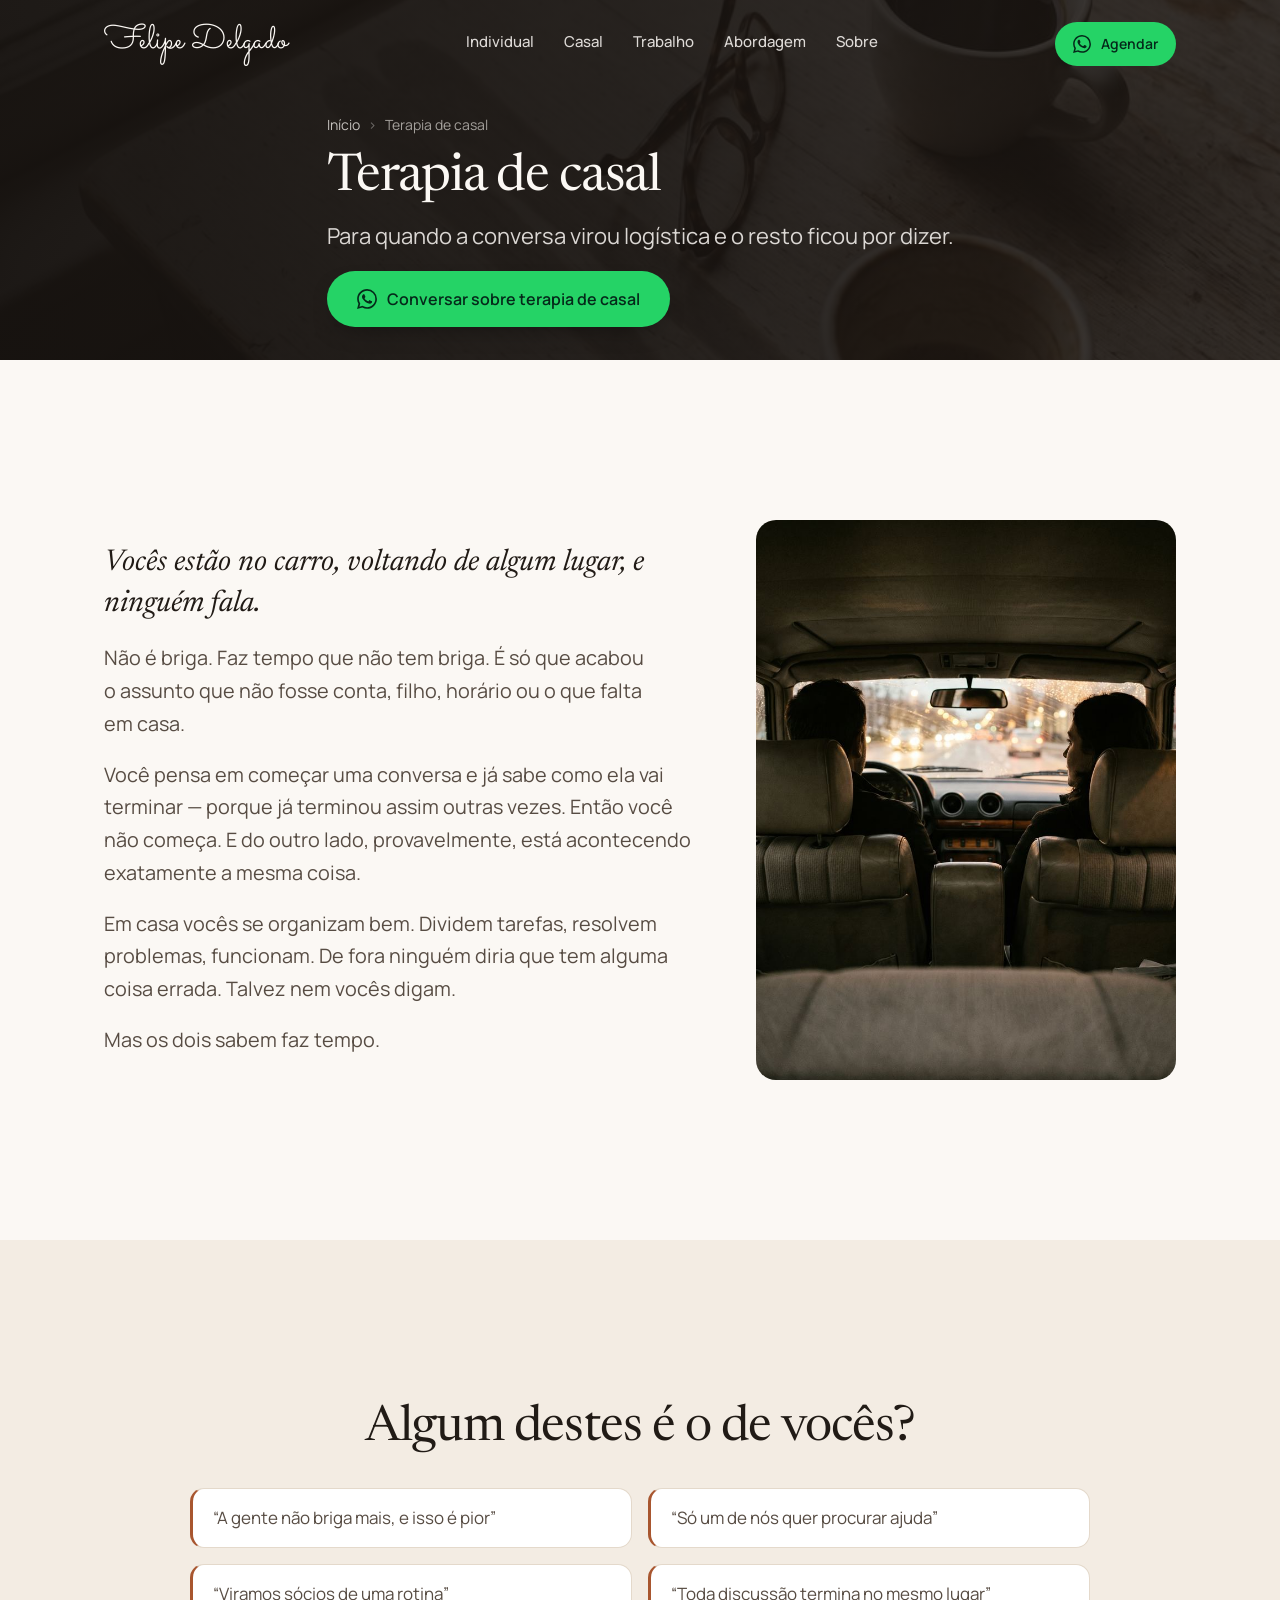
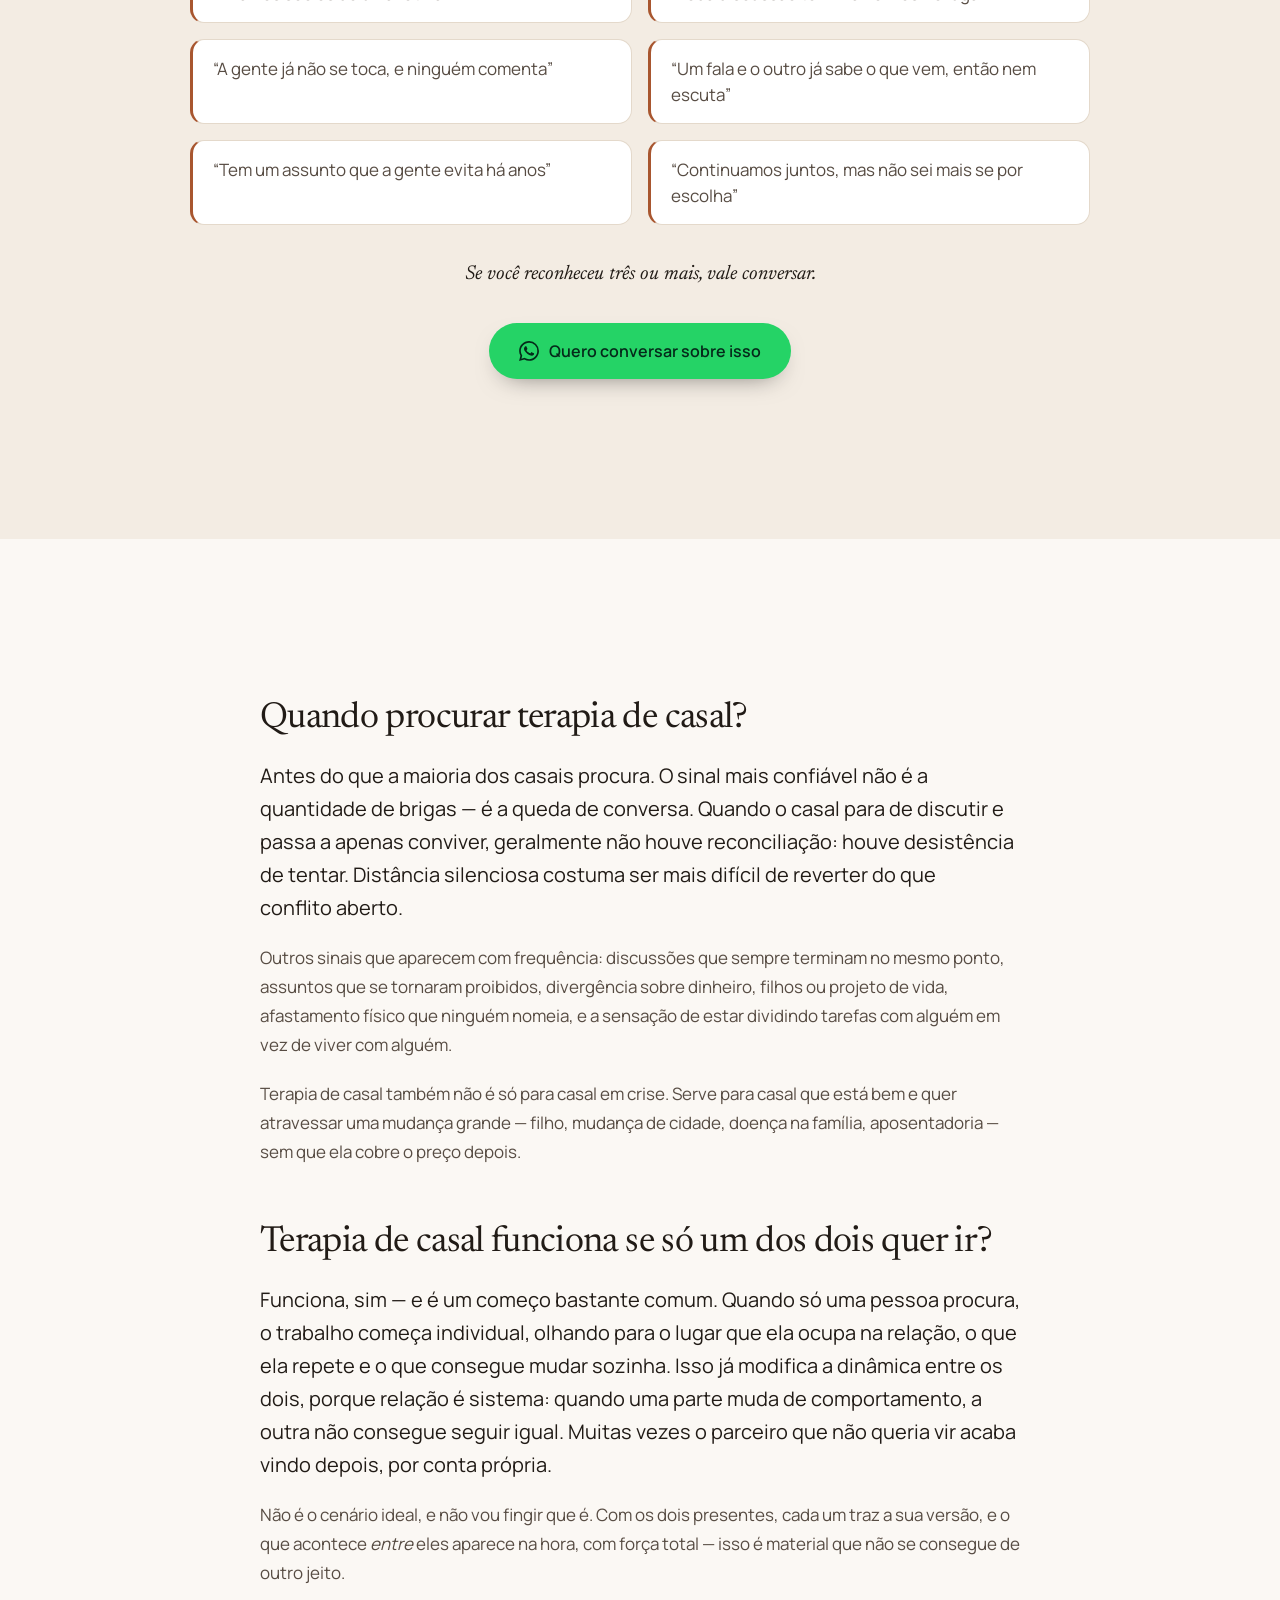
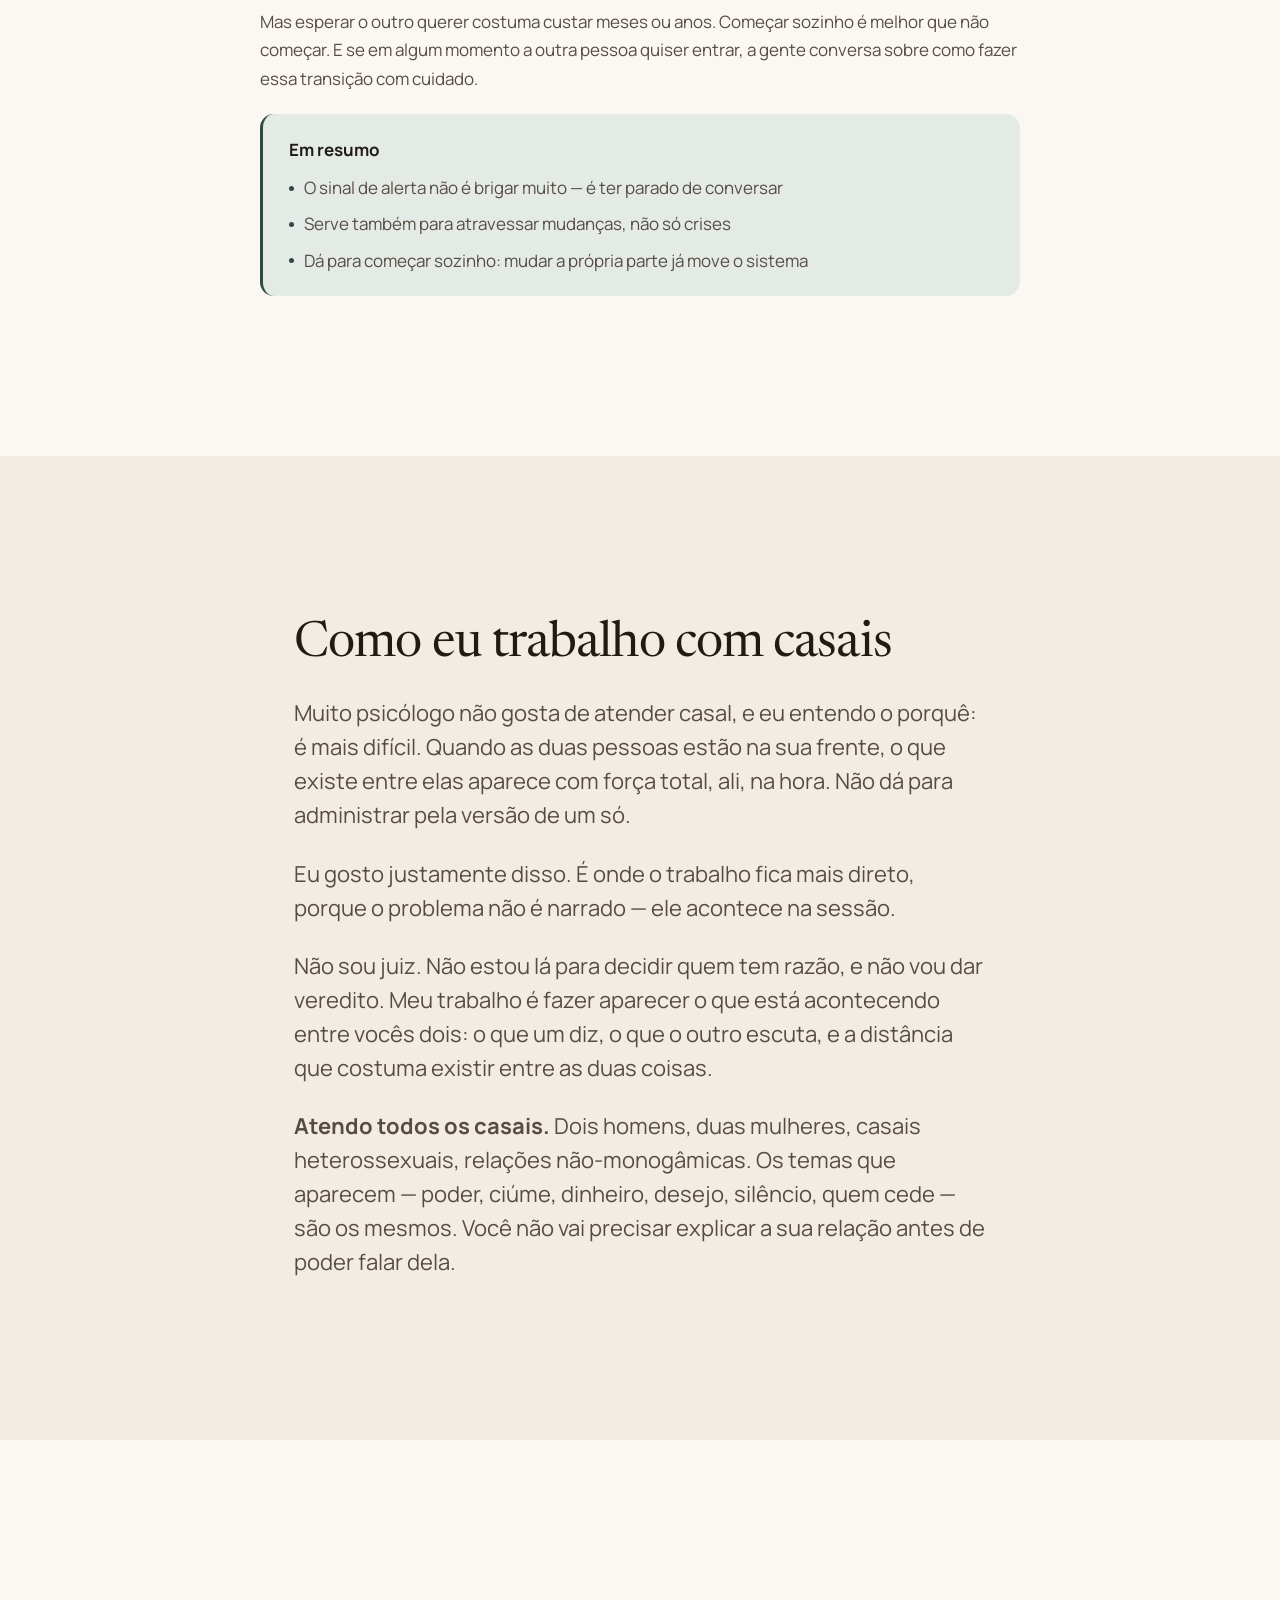
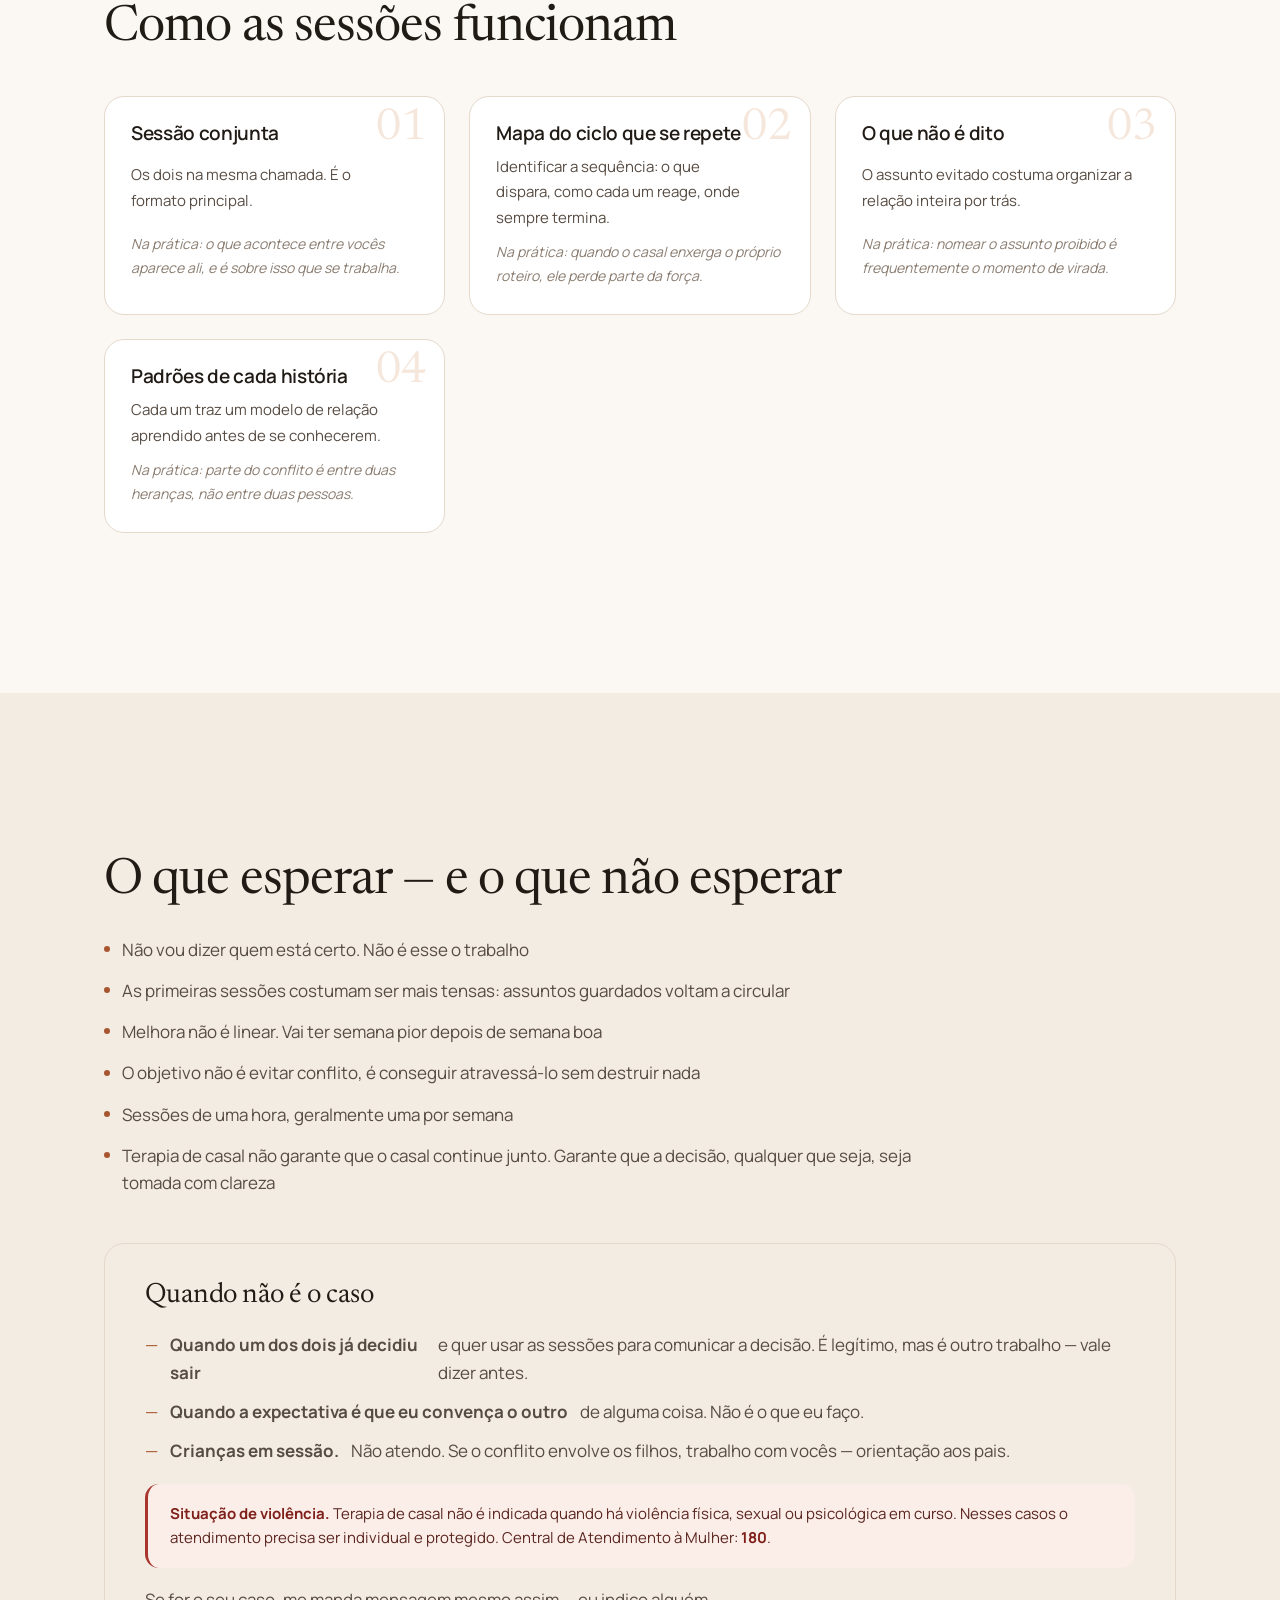
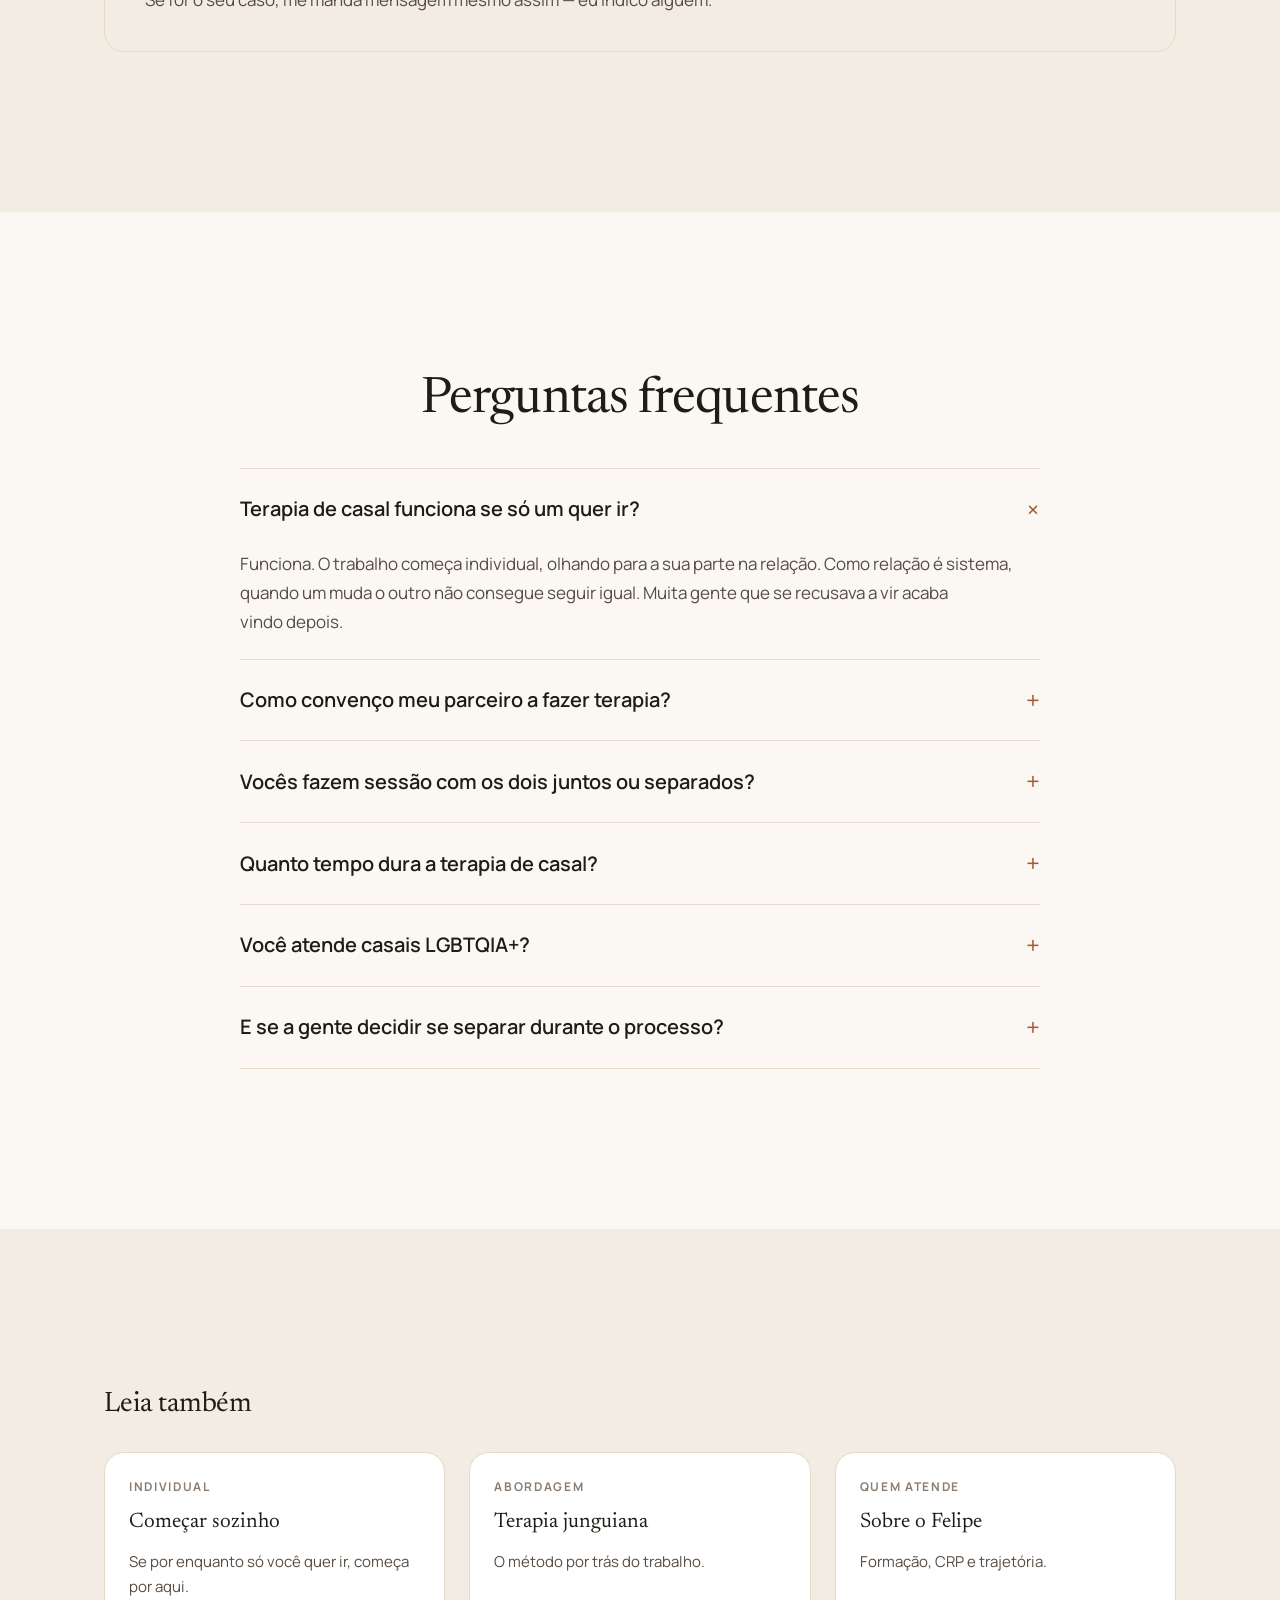
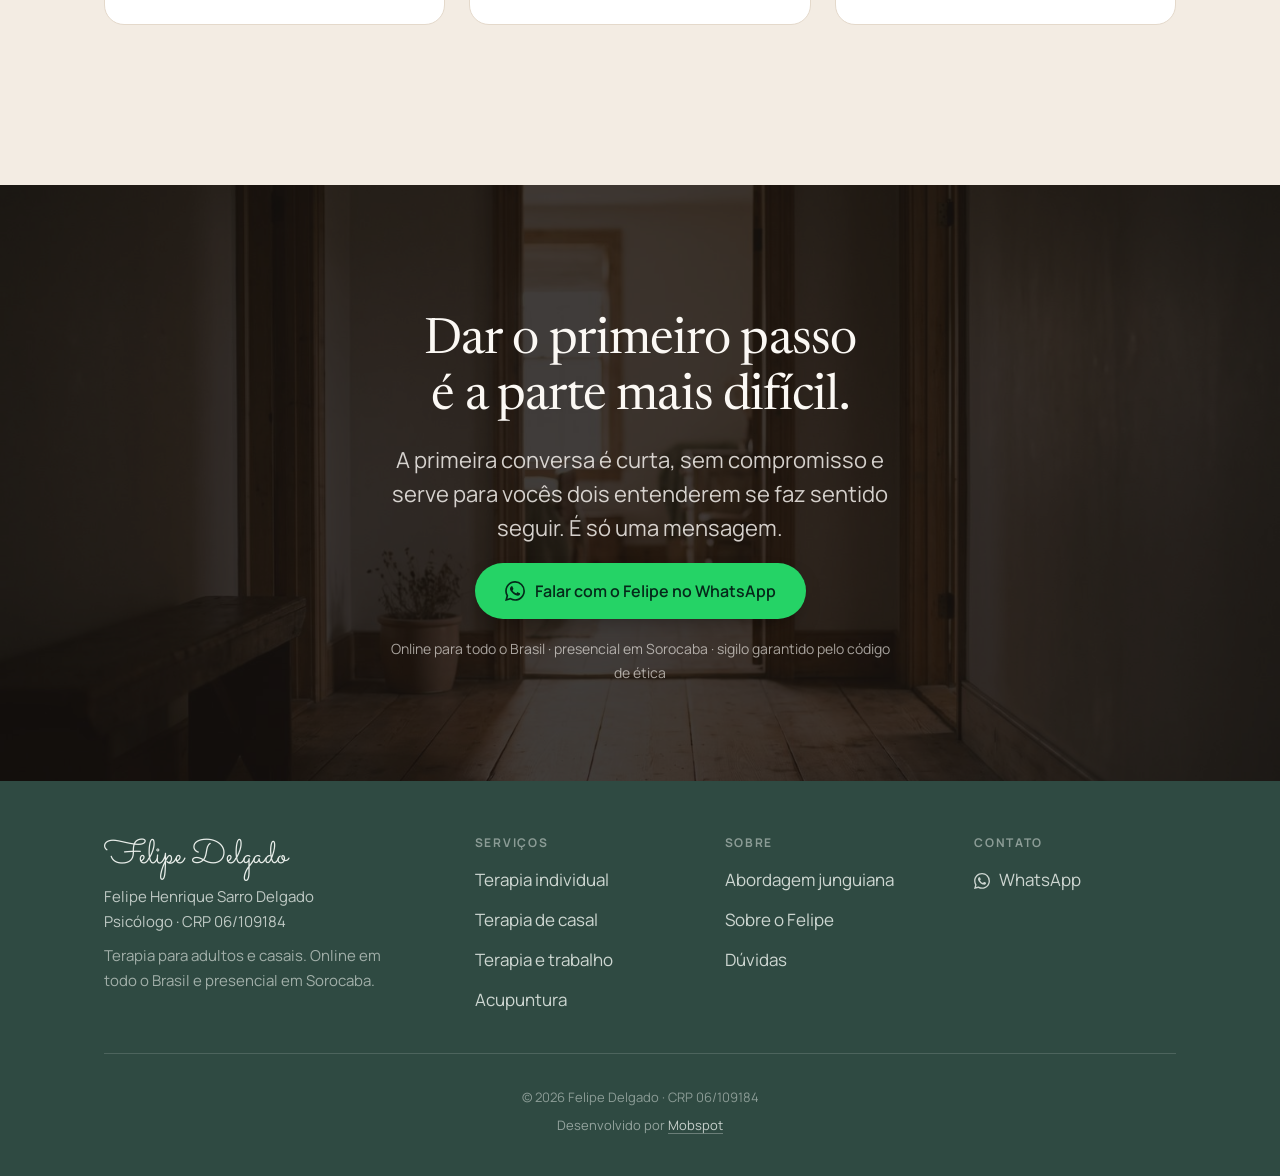
<file: terapia-de-casal/index.html>
<!doctype html>
<html lang="pt-BR">
<head>
<meta charset="utf-8">
<meta name="viewport" content="width=device-width, initial-scale=1, viewport-fit=cover">
<title>Terapia de casal online — Felipe Delgado, psicólogo</title>
<meta name="description" content="Terapia de casal online para quando a conversa acabou. Funciona mesmo que só um queira ir. Psicólogo junguiano, sessões de uma hora, todo o Brasil.">
<link rel="canonical" href="https://felipedelgadopsicologo.com.br/terapia-de-casal/">
<meta property="og:type" content="article">
<meta property="og:title" content="Terapia de casal online — Felipe Delgado, psicólogo">
<meta property="og:description" content="Terapia de casal online para quando a conversa acabou. Funciona mesmo que só um queira ir. Psicólogo junguiano, sessões de uma hora, todo o Brasil.">
<meta property="og:image" content="https://felipedelgadopsicologo.com.br/assets/og-casal.jpg">
<meta property="og:image:width" content="1200">
<meta property="og:image:height" content="630">
<meta property="og:url" content="https://felipedelgadopsicologo.com.br/terapia-de-casal/">
<meta name="twitter:card" content="summary_large_image">
<meta property="og:locale" content="pt_BR">
<meta name="theme-color" content="#FBF8F4">
<link rel="preconnect" href="https://fonts.googleapis.com">
<link rel="preconnect" href="https://fonts.gstatic.com" crossorigin>
<link href="https://fonts.googleapis.com/css2?family=Newsreader:ital,opsz,wght@0,6..72,400;0,6..72,500;1,6..72,400&family=Manrope:wght@400;500;600;700&family=Sacramento&display=swap" rel="stylesheet">
<link rel="stylesheet" href="../assets/style.css">
<script src="../assets/app.js" defer></script>
</head>
<body>
<a class="skip" href="#main">Pular para o conteúdo</a>

<section class="band-hero">
  <img src="../assets/card-casal.jpg" alt="" fetchpriority="high">
  <div class="veil"></div>
  <header>
    <div class="wrap nav">
      <a class="mark" href="../">Felipe Delgado</a>
      <nav class="menu" aria-label="Principal">
        <a href="../terapia-individual/">Individual</a>
        <a href="../terapia-de-casal/" aria-current="page">Casal</a>
        <a href="../terapia-e-trabalho/">Trabalho</a>
        <a href="../terapia-junguiana/">Abordagem</a>
        <a href="../sobre/">Sobre</a>
      </nav>
      <div class="navtools">
        <a class="btn wa" href="https://wa.me/5535920013172?text=Oi%2C%20Felipe.%20Vim%20pelo%20site%20e%20queria%20agendar%20uma%20conversa." target="_blank" rel="noopener"><svg width="18" height="18" viewBox="0 0 24 24" fill="currentColor" aria-hidden="true"><path d="M17.472 14.382c-.297-.149-1.758-.867-2.03-.967-.273-.099-.471-.148-.67.15-.197.297-.767.966-.94 1.164-.173.199-.347.223-.644.075-.297-.15-1.255-.463-2.39-1.475-.883-.788-1.48-1.761-1.653-2.059-.173-.297-.018-.458.13-.606.134-.133.298-.347.446-.52.149-.174.198-.298.298-.497.099-.198.05-.371-.025-.52-.075-.149-.669-1.612-.916-2.207-.242-.579-.487-.5-.669-.51-.173-.008-.371-.01-.57-.01-.198 0-.52.074-.792.372-.272.297-1.04 1.016-1.04 2.479 0 1.462 1.065 2.875 1.213 3.074.149.198 2.096 3.2 5.077 4.487.709.306 1.262.489 1.694.625.712.227 1.36.195 1.871.118.571-.085 1.758-.719 2.006-1.413.248-.694.248-1.289.173-1.413-.074-.124-.272-.198-.57-.347m-5.421 7.403h-.004a9.87 9.87 0 01-5.031-1.378l-.361-.214-3.741.982.998-3.648-.235-.374a9.86 9.86 0 01-1.51-5.26c.001-5.45 4.436-9.884 9.888-9.884 2.64 0 5.122 1.03 6.988 2.898a9.825 9.825 0 012.893 6.994c-.003 5.45-4.437 9.884-9.885 9.884m8.413-18.297A11.815 11.815 0 0012.05 0C5.495 0 .16 5.335.157 11.892c0 2.096.547 4.142 1.588 5.945L.057 24l6.305-1.654a11.882 11.882 0 005.683 1.448h.005c6.554 0 11.89-5.335 11.893-11.893a11.821 11.821 0 00-3.48-8.413Z"/></svg><span>Agendar</span></a>
        <button class="burger" id="open" aria-label="Abrir menu" aria-expanded="false"><span></span><span></span></button>
      </div>
    </div>
  </header>
  <div class="wrap">
    <div class="band-in">
      <p class="crumb"><a href="../">Início</a><span>›</span>Terapia de casal</p>
      <h1>Terapia de casal</h1>
      <p class="lead">Para quando a conversa virou logística e o resto ficou por dizer.</p>
      <a class="btn wa" href="https://wa.me/5535920013172?text=Oi%2C%20Felipe.%20Vim%20pela%20p%C3%A1gina%20de%20terapia%20de%20casal.%20Eu%20e%20meu%2Fminha%20parceiro%28a%29%20estamos%20passando%20por%20um%20momento%20dif%C3%ADcil." target="_blank" rel="noopener"><svg width="20" height="20" viewBox="0 0 24 24" fill="currentColor" aria-hidden="true"><path d="M17.472 14.382c-.297-.149-1.758-.867-2.03-.967-.273-.099-.471-.148-.67.15-.197.297-.767.966-.94 1.164-.173.199-.347.223-.644.075-.297-.15-1.255-.463-2.39-1.475-.883-.788-1.48-1.761-1.653-2.059-.173-.297-.018-.458.13-.606.134-.133.298-.347.446-.52.149-.174.198-.298.298-.497.099-.198.05-.371-.025-.52-.075-.149-.669-1.612-.916-2.207-.242-.579-.487-.5-.669-.51-.173-.008-.371-.01-.57-.01-.198 0-.52.074-.792.372-.272.297-1.04 1.016-1.04 2.479 0 1.462 1.065 2.875 1.213 3.074.149.198 2.096 3.2 5.077 4.487.709.306 1.262.489 1.694.625.712.227 1.36.195 1.871.118.571-.085 1.758-.719 2.006-1.413.248-.694.248-1.289.173-1.413-.074-.124-.272-.198-.57-.347m-5.421 7.403h-.004a9.87 9.87 0 01-5.031-1.378l-.361-.214-3.741.982.998-3.648-.235-.374a9.86 9.86 0 01-1.51-5.26c.001-5.45 4.436-9.884 9.888-9.884 2.64 0 5.122 1.03 6.988 2.898a9.825 9.825 0 012.893 6.994c-.003 5.45-4.437 9.884-9.885 9.884m8.413-18.297A11.815 11.815 0 0012.05 0C5.495 0 .16 5.335.157 11.892c0 2.096.547 4.142 1.588 5.945L.057 24l6.305-1.654a11.882 11.882 0 005.683 1.448h.005c6.554 0 11.89-5.335 11.893-11.893a11.821 11.821 0 00-3.48-8.413Z"/></svg>Conversar sobre terapia de casal</a>
    </div>
  </div>
</section>

<div id="panel" role="dialog" aria-modal="true" aria-label="Menu">
  <div class="panel-top"><button class="close" id="close" aria-label="Fechar menu">✕</button></div>
  <a href="../terapia-individual/">Individual</a>
  <a href="../terapia-de-casal/">Casal</a>
  <a href="../terapia-e-trabalho/">Trabalho</a>
  <a href="../terapia-junguiana/">Abordagem</a>
  <a href="../sobre/">Sobre</a>
</div>

<main id="main">

<section class="sec">
  <div class="wrap cena">
    <div class="cena-txt">
      <p class="abre">Vocês estão no carro, voltando de algum lugar, e ninguém fala.</p>
        <p>Não é briga. Faz tempo que não tem briga. É só que acabou o assunto que não fosse conta, filho, horário ou o que falta em casa.</p>
        <p>Você pensa em começar uma conversa e já sabe como ela vai terminar — porque já terminou assim outras vezes. Então você não começa. E do outro lado, provavelmente, está acontecendo exatamente a mesma coisa.</p>
        <p>Em casa vocês se organizam bem. Dividem tarefas, resolvem problemas, funcionam. De fora ninguém diria que tem alguma coisa errada. Talvez nem vocês digam.</p>
        <p>Mas os dois sabem faz tempo.</p>
    </div>
    <img src="../assets/cena-casal.jpg" alt="Interior de um carro ao entardecer, dois adultos em silhueta nos bancos da frente" loading="lazy" width="720" height="960">
  </div>
</section>

<section class="sec alt">
  <div class="wrap" style="display:grid;gap:32px;justify-items:center">
    <h2 style="text-align:center">Algum destes é o de vocês?</h2>
    <ul class="espelho" style="width:100%;max-width:900px">
        <li>“A gente não briga mais, e isso é pior”</li>
        <li>“Só um de nós quer procurar ajuda”</li>
        <li>“Viramos sócios de uma rotina”</li>
        <li>“Toda discussão termina no mesmo lugar”</li>
        <li>“A gente já não se toca, e ninguém comenta”</li>
        <li>“Um fala e o outro já sabe o que vem, então nem escuta”</li>
        <li>“Tem um assunto que a gente evita há anos”</li>
        <li>“Continuamos juntos, mas não sei mais se por escolha”</li>
    </ul>
    <p class="fecho">Se você reconheceu três ou mais, vale conversar.</p>
    <a class="btn wa" href="https://wa.me/5535920013172?text=Oi%2C%20Felipe.%20Vim%20pela%20p%C3%A1gina%20de%20terapia%20de%20casal%20e%20me%20reconheci%20em%20algumas%20coisas." target="_blank" rel="noopener"><svg width="20" height="20" viewBox="0 0 24 24" fill="currentColor" aria-hidden="true"><path d="M17.472 14.382c-.297-.149-1.758-.867-2.03-.967-.273-.099-.471-.148-.67.15-.197.297-.767.966-.94 1.164-.173.199-.347.223-.644.075-.297-.15-1.255-.463-2.39-1.475-.883-.788-1.48-1.761-1.653-2.059-.173-.297-.018-.458.13-.606.134-.133.298-.347.446-.52.149-.174.198-.298.298-.497.099-.198.05-.371-.025-.52-.075-.149-.669-1.612-.916-2.207-.242-.579-.487-.5-.669-.51-.173-.008-.371-.01-.57-.01-.198 0-.52.074-.792.372-.272.297-1.04 1.016-1.04 2.479 0 1.462 1.065 2.875 1.213 3.074.149.198 2.096 3.2 5.077 4.487.709.306 1.262.489 1.694.625.712.227 1.36.195 1.871.118.571-.085 1.758-.719 2.006-1.413.248-.694.248-1.289.173-1.413-.074-.124-.272-.198-.57-.347m-5.421 7.403h-.004a9.87 9.87 0 01-5.031-1.378l-.361-.214-3.741.982.998-3.648-.235-.374a9.86 9.86 0 01-1.51-5.26c.001-5.45 4.436-9.884 9.888-9.884 2.64 0 5.122 1.03 6.988 2.898a9.825 9.825 0 012.893 6.994c-.003 5.45-4.437 9.884-9.885 9.884m8.413-18.297A11.815 11.815 0 0012.05 0C5.495 0 .16 5.335.157 11.892c0 2.096.547 4.142 1.588 5.945L.057 24l6.305-1.654a11.882 11.882 0 005.683 1.448h.005c6.554 0 11.89-5.335 11.893-11.893a11.821 11.821 0 00-3.48-8.413Z"/></svg>Quero conversar sobre isso</a>
  </div>
</section>

<section class="sec">
  <div class="wrap" style="display:grid;gap:56px">

  <div class="geo">
    <h2>Quando procurar terapia de casal?</h2>
    <p class="resposta">Antes do que a maioria dos casais procura. O sinal mais confiável não é a quantidade de brigas — é a queda de conversa. Quando o casal para de discutir e passa a apenas conviver, geralmente não houve reconciliação: houve desistência de tentar. Distância silenciosa costuma ser mais difícil de reverter do que conflito aberto.</p>
    <p>Outros sinais que aparecem com frequência: discussões que sempre terminam no mesmo ponto, assuntos que se tornaram proibidos, divergência sobre dinheiro, filhos ou projeto de vida, afastamento físico que ninguém nomeia, e a sensação de estar dividindo tarefas com alguém em vez de viver com alguém.</p>
    <p>Terapia de casal também não é só para casal em crise. Serve para casal que está bem e quer atravessar uma mudança grande — filho, mudança de cidade, doença na família, aposentadoria — sem que ela cobre o preço depois.</p>
  </div>

  <div class="geo">
    <h2>Terapia de casal funciona se só um dos dois quer ir?</h2>
    <p class="resposta">Funciona, sim — e é um começo bastante comum. Quando só uma pessoa procura, o trabalho começa individual, olhando para o lugar que ela ocupa na relação, o que ela repete e o que consegue mudar sozinha. Isso já modifica a dinâmica entre os dois, porque relação é sistema: quando uma parte muda de comportamento, a outra não consegue seguir igual. Muitas vezes o parceiro que não queria vir acaba vindo depois, por conta própria.</p>
    <p>Não é o cenário ideal, e não vou fingir que é. Com os dois presentes, cada um traz a sua versão, e o que acontece <em>entre</em> eles aparece na hora, com força total — isso é material que não se consegue de outro jeito.</p>
    <p>Mas esperar o outro querer costuma custar meses ou anos. Começar sozinho é melhor que não começar. E se em algum momento a outra pessoa quiser entrar, a gente conversa sobre como fazer essa transição com cuidado.</p>
    <ul class="resumo">
      <strong>Em resumo</strong>
      <li>O sinal de alerta não é brigar muito — é ter parado de conversar</li>
      <li>Serve também para atravessar mudanças, não só crises</li>
      <li>Dá para começar sozinho: mudar a própria parte já move o sistema</li>
    </ul>
  </div>

  </div>
</section>

<section class="sec alt">
  <div class="wrap" style="display:grid;gap:24px;max-width:820px">
    <h2>Como eu trabalho com casais</h2>
    <p class="lead">Muito psicólogo não gosta de atender casal, e eu entendo o porquê: é mais difícil. Quando as duas pessoas estão na sua frente, o que existe entre elas aparece com força total, ali, na hora. Não dá para administrar pela versão de um só.</p>
    <p class="lead">Eu gosto justamente disso. É onde o trabalho fica mais direto, porque o problema não é narrado — ele acontece na sessão.</p>
    <p class="lead">Não sou juiz. Não estou lá para decidir quem tem razão, e não vou dar veredito. Meu trabalho é fazer aparecer o que está acontecendo entre vocês dois: o que um diz, o que o outro escuta, e a distância que costuma existir entre as duas coisas.</p>
    <p class="lead"><strong>Atendo todos os casais.</strong> Dois homens, duas mulheres, casais heterossexuais, relações não-monogâmicas. Os temas que aparecem — poder, ciúme, dinheiro, desejo, silêncio, quem cede — são os mesmos. Você não vai precisar explicar a sua relação antes de poder falar dela.</p>
  </div>
</section>

<section class="sec">
  <div class="wrap" style="display:grid;gap:40px">
    <h2>Como as sessões funcionam</h2>
    <div class="tecnicas">
      <div class="tec"><span class="n">01</span>
        <h3>Sessão conjunta</h3><p>Os dois na mesma chamada. É o formato principal.</p><p class="pratica">Na prática: o que acontece entre vocês aparece ali, e é sobre isso que se trabalha.</p></div>
      <div class="tec"><span class="n">02</span>
        <h3>Mapa do ciclo que se repete</h3><p>Identificar a sequência: o que dispara, como cada um reage, onde sempre termina.</p><p class="pratica">Na prática: quando o casal enxerga o próprio roteiro, ele perde parte da força.</p></div>
      <div class="tec"><span class="n">03</span>
        <h3>O que não é dito</h3><p>O assunto evitado costuma organizar a relação inteira por trás.</p><p class="pratica">Na prática: nomear o assunto proibido é frequentemente o momento de virada.</p></div>
      <div class="tec"><span class="n">04</span>
        <h3>Padrões de cada história</h3><p>Cada um traz um modelo de relação aprendido antes de se conhecerem.</p><p class="pratica">Na prática: parte do conflito é entre duas heranças, não entre duas pessoas.</p></div>
    </div>
  </div>
</section>

<section class="sec alt">
  <div class="wrap" style="display:grid;gap:40px;grid-template-columns:1fr">
    <div style="display:grid;gap:20px;max-width:820px">
      <h2>O que esperar — e o que não esperar</h2>
      <ul class="esperar">
        <li>Não vou dizer quem está certo. Não é esse o trabalho</li>
        <li>As primeiras sessões costumam ser mais tensas: assuntos guardados voltam a circular</li>
        <li>Melhora não é linear. Vai ter semana pior depois de semana boa</li>
        <li>O objetivo não é evitar conflito, é conseguir atravessá-lo sem destruir nada</li>
        <li>Sessões de uma hora, geralmente uma por semana</li>
        <li>Terapia de casal não garante que o casal continue junto. Garante que a decisão, qualquer que seja, seja tomada com clareza</li>
      </ul>
    </div>
    <div class="naoe">
      <h2>Quando não é o caso</h2>
      <ul>
        <li><strong>Quando um dos dois já decidiu sair</strong> e quer usar as sessões para comunicar a decisão. É legítimo, mas é outro trabalho — vale dizer antes.</li>
        <li><strong>Quando a expectativa é que eu convença o outro</strong> de alguma coisa. Não é o que eu faço.</li>
        <li><strong>Crianças em sessão.</strong> Não atendo. Se o conflito envolve os filhos, trabalho com vocês — orientação aos pais.</li>
      </ul>
      <p class="aviso"><strong>Situação de violência.</strong> Terapia de casal não é indicada quando há violência física, sexual ou psicológica em curso. Nesses casos o atendimento precisa ser individual e protegido. Central de Atendimento à Mulher: <strong>180</strong>.</p>
      <p style="margin-top:4px">Se for o seu caso, me manda mensagem mesmo assim — eu indico alguém.</p>
    </div>
  </div>
</section>

<section class="sec">
  <div class="wrap" style="display:grid;gap:40px;justify-items:center">
    <h2>Perguntas frequentes</h2>
    <div class="faq" style="width:100%">
      <details open><summary>Terapia de casal funciona se só um quer ir?</summary><p class="ans">Funciona. O trabalho começa individual, olhando para a sua parte na relação. Como relação é sistema, quando um muda o outro não consegue seguir igual. Muita gente que se recusava a vir acaba vindo depois.</p></details>
      <details><summary>Como convenço meu parceiro a fazer terapia?</summary><p class="ans">Convencer costuma não funcionar, porque vira mais uma cobrança. O que funciona melhor é falar do que você está sentindo, não do que ele deveria fazer. E, se ele não quiser, você pode começar sozinho — isso muitas vezes abre a porta.</p></details>
      <details><summary>Vocês fazem sessão com os dois juntos ou separados?</summary><p class="ans">O formato principal é com os dois na mesma chamada. Em alguns momentos pode fazer sentido uma conversa individual, sempre combinada previamente com ambos.</p></details>
      <details><summary>Quanto tempo dura a terapia de casal?</summary><p class="ans">Não tem prazo fixo. Sessões de uma hora, geralmente semanais, pelo tempo que fizer sentido. Vocês param quando quiserem.</p></details>
      <details><summary>Você atende casais LGBTQIA+?</summary><p class="ans">Sim. Dois homens, duas mulheres, relações não-monogâmicas. Os temas são os mesmos de qualquer casal.</p></details>
      <details><summary>E se a gente decidir se separar durante o processo?</summary><p class="ans">Acontece, e não é fracasso da terapia. Às vezes o processo serve para tomar essa decisão com clareza, e para que ela seja menos destrutiva — sobretudo quando há filhos.</p></details>
    </div>
  </div>
</section>

<section class="sec alt">
  <div class="wrap" style="display:grid;gap:32px">
    <h2 style="font-size:clamp(1.375rem,1.1rem + 1vw,1.75rem)">Leia também</h2>
    <div class="leia">
      <a href="../terapia-individual/"><span class="k">Individual</span><span class="t">Começar sozinho</span><span class="d">Se por enquanto só você quer ir, começa por aqui.</span></a>
      <a href="../terapia-junguiana/"><span class="k">Abordagem</span><span class="t">Terapia junguiana</span><span class="d">O método por trás do trabalho.</span></a>
      <a href="../sobre/"><span class="k">Quem atende</span><span class="t">Sobre o Felipe</span><span class="d">Formação, CRP e trajetória.</span></a>
    </div>
  </div>
</section>

</main>

<section class="final last">
  <img src="../assets/cta-porta.jpg" alt="" loading="lazy" width="1600" height="893">
  <div class="veil2"></div>
  <div class="wrap">
    <h2>Dar o primeiro passo é a parte mais difícil.</h2>
    <p class="lead">A primeira conversa é curta, sem compromisso e serve para vocês dois entenderem se faz sentido seguir. É só uma mensagem.</p>
    <a class="btn wa" href="https://wa.me/5535920013172?text=Oi%2C%20Felipe.%20Vim%20pela%20p%C3%A1gina%20de%20terapia%20de%20casal%20e%20quero%20dar%20o%20primeiro%20passo." target="_blank" rel="noopener"><svg width="20" height="20" viewBox="0 0 24 24" fill="currentColor" aria-hidden="true"><path d="M17.472 14.382c-.297-.149-1.758-.867-2.03-.967-.273-.099-.471-.148-.67.15-.197.297-.767.966-.94 1.164-.173.199-.347.223-.644.075-.297-.15-1.255-.463-2.39-1.475-.883-.788-1.48-1.761-1.653-2.059-.173-.297-.018-.458.13-.606.134-.133.298-.347.446-.52.149-.174.198-.298.298-.497.099-.198.05-.371-.025-.52-.075-.149-.669-1.612-.916-2.207-.242-.579-.487-.5-.669-.51-.173-.008-.371-.01-.57-.01-.198 0-.52.074-.792.372-.272.297-1.04 1.016-1.04 2.479 0 1.462 1.065 2.875 1.213 3.074.149.198 2.096 3.2 5.077 4.487.709.306 1.262.489 1.694.625.712.227 1.36.195 1.871.118.571-.085 1.758-.719 2.006-1.413.248-.694.248-1.289.173-1.413-.074-.124-.272-.198-.57-.347m-5.421 7.403h-.004a9.87 9.87 0 01-5.031-1.378l-.361-.214-3.741.982.998-3.648-.235-.374a9.86 9.86 0 01-1.51-5.26c.001-5.45 4.436-9.884 9.888-9.884 2.64 0 5.122 1.03 6.988 2.898a9.825 9.825 0 012.893 6.994c-.003 5.45-4.437 9.884-9.885 9.884m8.413-18.297A11.815 11.815 0 0012.05 0C5.495 0 .16 5.335.157 11.892c0 2.096.547 4.142 1.588 5.945L.057 24l6.305-1.654a11.882 11.882 0 005.683 1.448h.005c6.554 0 11.89-5.335 11.893-11.893a11.821 11.821 0 00-3.48-8.413Z"/></svg>Falar com o Felipe no WhatsApp</a>
    <p class="small">Online para todo o Brasil · presencial em Sorocaba · sigilo garantido pelo código de ética</p>
  </div>
</section>
<footer>
  <div class="wrap">
    <div class="fgrid">
      <div>
        <p class="mark">Felipe Delgado</p>
        <p style="font-size:.9375rem;color:rgba(232,237,233,.78);margin-top:8px">Felipe Henrique Sarro Delgado<br>Psicólogo · CRP 06/109184</p>
        <p style="font-size:.9375rem;color:rgba(232,237,233,.62);margin-top:8px;max-width:280px">Terapia para adultos e casais. Online em todo o Brasil e presencial em Sorocaba.</p>
      </div>
      <div>
        <h4>Serviços</h4>
        <p><a href="../terapia-individual/">Terapia individual</a></p>
        <p><a href="../terapia-de-casal/">Terapia de casal</a></p>
        <p><a href="../terapia-e-trabalho/">Terapia e trabalho</a></p>
        <p><a href="../acupuntura/">Acupuntura</a></p>
      </div>
      <div>
        <h4>Sobre</h4>
        <p><a href="../terapia-junguiana/">Abordagem junguiana</a></p>
        <p><a href="../sobre/">Sobre o Felipe</a></p>
        <p><a href="../#faq">Dúvidas</a></p>
      </div>
      <div>
        <h4>Contato</h4>
        <p><a href="https://wa.me/5535920013172" target="_blank" rel="noopener"><svg width="16" height="16" viewBox="0 0 24 24" fill="currentColor" aria-hidden="true"><path d="M17.472 14.382c-.297-.149-1.758-.867-2.03-.967-.273-.099-.471-.148-.67.15-.197.297-.767.966-.94 1.164-.173.199-.347.223-.644.075-.297-.15-1.255-.463-2.39-1.475-.883-.788-1.48-1.761-1.653-2.059-.173-.297-.018-.458.13-.606.134-.133.298-.347.446-.52.149-.174.198-.298.298-.497.099-.198.05-.371-.025-.52-.075-.149-.669-1.612-.916-2.207-.242-.579-.487-.5-.669-.51-.173-.008-.371-.01-.57-.01-.198 0-.52.074-.792.372-.272.297-1.04 1.016-1.04 2.479 0 1.462 1.065 2.875 1.213 3.074.149.198 2.096 3.2 5.077 4.487.709.306 1.262.489 1.694.625.712.227 1.36.195 1.871.118.571-.085 1.758-.719 2.006-1.413.248-.694.248-1.289.173-1.413-.074-.124-.272-.198-.57-.347m-5.421 7.403h-.004a9.87 9.87 0 01-5.031-1.378l-.361-.214-3.741.982.998-3.648-.235-.374a9.86 9.86 0 01-1.51-5.26c.001-5.45 4.436-9.884 9.888-9.884 2.64 0 5.122 1.03 6.988 2.898a9.825 9.825 0 012.893 6.994c-.003 5.45-4.437 9.884-9.885 9.884m8.413-18.297A11.815 11.815 0 0012.05 0C5.495 0 .16 5.335.157 11.892c0 2.096.547 4.142 1.588 5.945L.057 24l6.305-1.654a11.882 11.882 0 005.683 1.448h.005c6.554 0 11.89-5.335 11.893-11.893a11.821 11.821 0 00-3.48-8.413Z"/></svg>WhatsApp</a></p>
      </div>
    </div>
    <div class="fdiv"></div>
    <p class="copy">© 2026 Felipe Delgado · CRP 06/109184</p>
    <p class="credit">Desenvolvido por <a href="https://mobspot.com.br/?utm_source=felipe-delgado&amp;utm_medium=selo-rodape&amp;utm_campaign=rede-clientes" target="_blank" rel="noopener">Mobspot</a></p>
  </div>
</footer>
<a id="fab" href="https://wa.me/5535920013172?text=Oi%2C%20Felipe.%20Vim%20pelo%20site%20e%20queria%20tirar%20uma%20d%C3%BAvida." target="_blank" rel="noopener" aria-label="Falar no WhatsApp"><svg width="26" height="26" viewBox="0 0 24 24" fill="currentColor" aria-hidden="true"><path d="M17.472 14.382c-.297-.149-1.758-.867-2.03-.967-.273-.099-.471-.148-.67.15-.197.297-.767.966-.94 1.164-.173.199-.347.223-.644.075-.297-.15-1.255-.463-2.39-1.475-.883-.788-1.48-1.761-1.653-2.059-.173-.297-.018-.458.13-.606.134-.133.298-.347.446-.52.149-.174.198-.298.298-.497.099-.198.05-.371-.025-.52-.075-.149-.669-1.612-.916-2.207-.242-.579-.487-.5-.669-.51-.173-.008-.371-.01-.57-.01-.198 0-.52.074-.792.372-.272.297-1.04 1.016-1.04 2.479 0 1.462 1.065 2.875 1.213 3.074.149.198 2.096 3.2 5.077 4.487.709.306 1.262.489 1.694.625.712.227 1.36.195 1.871.118.571-.085 1.758-.719 2.006-1.413.248-.694.248-1.289.173-1.413-.074-.124-.272-.198-.57-.347m-5.421 7.403h-.004a9.87 9.87 0 01-5.031-1.378l-.361-.214-3.741.982.998-3.648-.235-.374a9.86 9.86 0 01-1.51-5.26c.001-5.45 4.436-9.884 9.888-9.884 2.64 0 5.122 1.03 6.988 2.898a9.825 9.825 0 012.893 6.994c-.003 5.45-4.437 9.884-9.885 9.884m8.413-18.297A11.815 11.815 0 0012.05 0C5.495 0 .16 5.335.157 11.892c0 2.096.547 4.142 1.588 5.945L.057 24l6.305-1.654a11.882 11.882 0 005.683 1.448h.005c6.554 0 11.89-5.335 11.893-11.893a11.821 11.821 0 00-3.48-8.413Z"/></svg><span class="fab-txt">Falar no WhatsApp</span></a>

<script type="application/ld+json">{"@context": "https://schema.org", "@type": "BreadcrumbList", "itemListElement": [{"@type": "ListItem", "position": 1, "name": "Início", "item": "https://felipedelgadopsicologo.com.br/"}, {"@type": "ListItem", "position": 2, "name": "Terapia de casal", "item": "https://felipedelgadopsicologo.com.br/terapia-de-casal/"}]}</script>
<script type="application/ld+json">{"@context": "https://schema.org", "@type": "FAQPage", "mainEntity": [{"@type": "Question", "name": "Terapia de casal funciona se só um quer ir?", "acceptedAnswer": {"@type": "Answer", "text": "Funciona. O trabalho começa individual, olhando para a sua parte na relação. Como relação é sistema, quando um muda o outro não consegue seguir igual. Muita gente que se recusava a vir acaba vindo depois."}}, {"@type": "Question", "name": "Como convenço meu parceiro a fazer terapia?", "acceptedAnswer": {"@type": "Answer", "text": "Convencer costuma não funcionar, porque vira mais uma cobrança. O que funciona melhor é falar do que você está sentindo, não do que ele deveria fazer. E, se ele não quiser, você pode começar sozinho — isso muitas vezes abre a porta."}}, {"@type": "Question", "name": "Vocês fazem sessão com os dois juntos ou separados?", "acceptedAnswer": {"@type": "Answer", "text": "O formato principal é com os dois na mesma chamada. Em alguns momentos pode fazer sentido uma conversa individual, sempre combinada previamente com ambos."}}, {"@type": "Question", "name": "Quanto tempo dura a terapia de casal?", "acceptedAnswer": {"@type": "Answer", "text": "Não tem prazo fixo. Sessões de uma hora, geralmente semanais, pelo tempo que fizer sentido. Vocês param quando quiserem."}}, {"@type": "Question", "name": "Você atende casais LGBTQIA+?", "acceptedAnswer": {"@type": "Answer", "text": "Sim. Dois homens, duas mulheres, relações não-monogâmicas. Os temas são os mesmos de qualquer casal."}}, {"@type": "Question", "name": "E se a gente decidir se separar durante o processo?", "acceptedAnswer": {"@type": "Answer", "text": "Acontece, e não é fracasso da terapia. Às vezes o processo serve para tomar essa decisão com clareza, e para que ela seja menos destrutiva — sobretudo quando há filhos."}}]}</script>
</body>
</html>
</file>
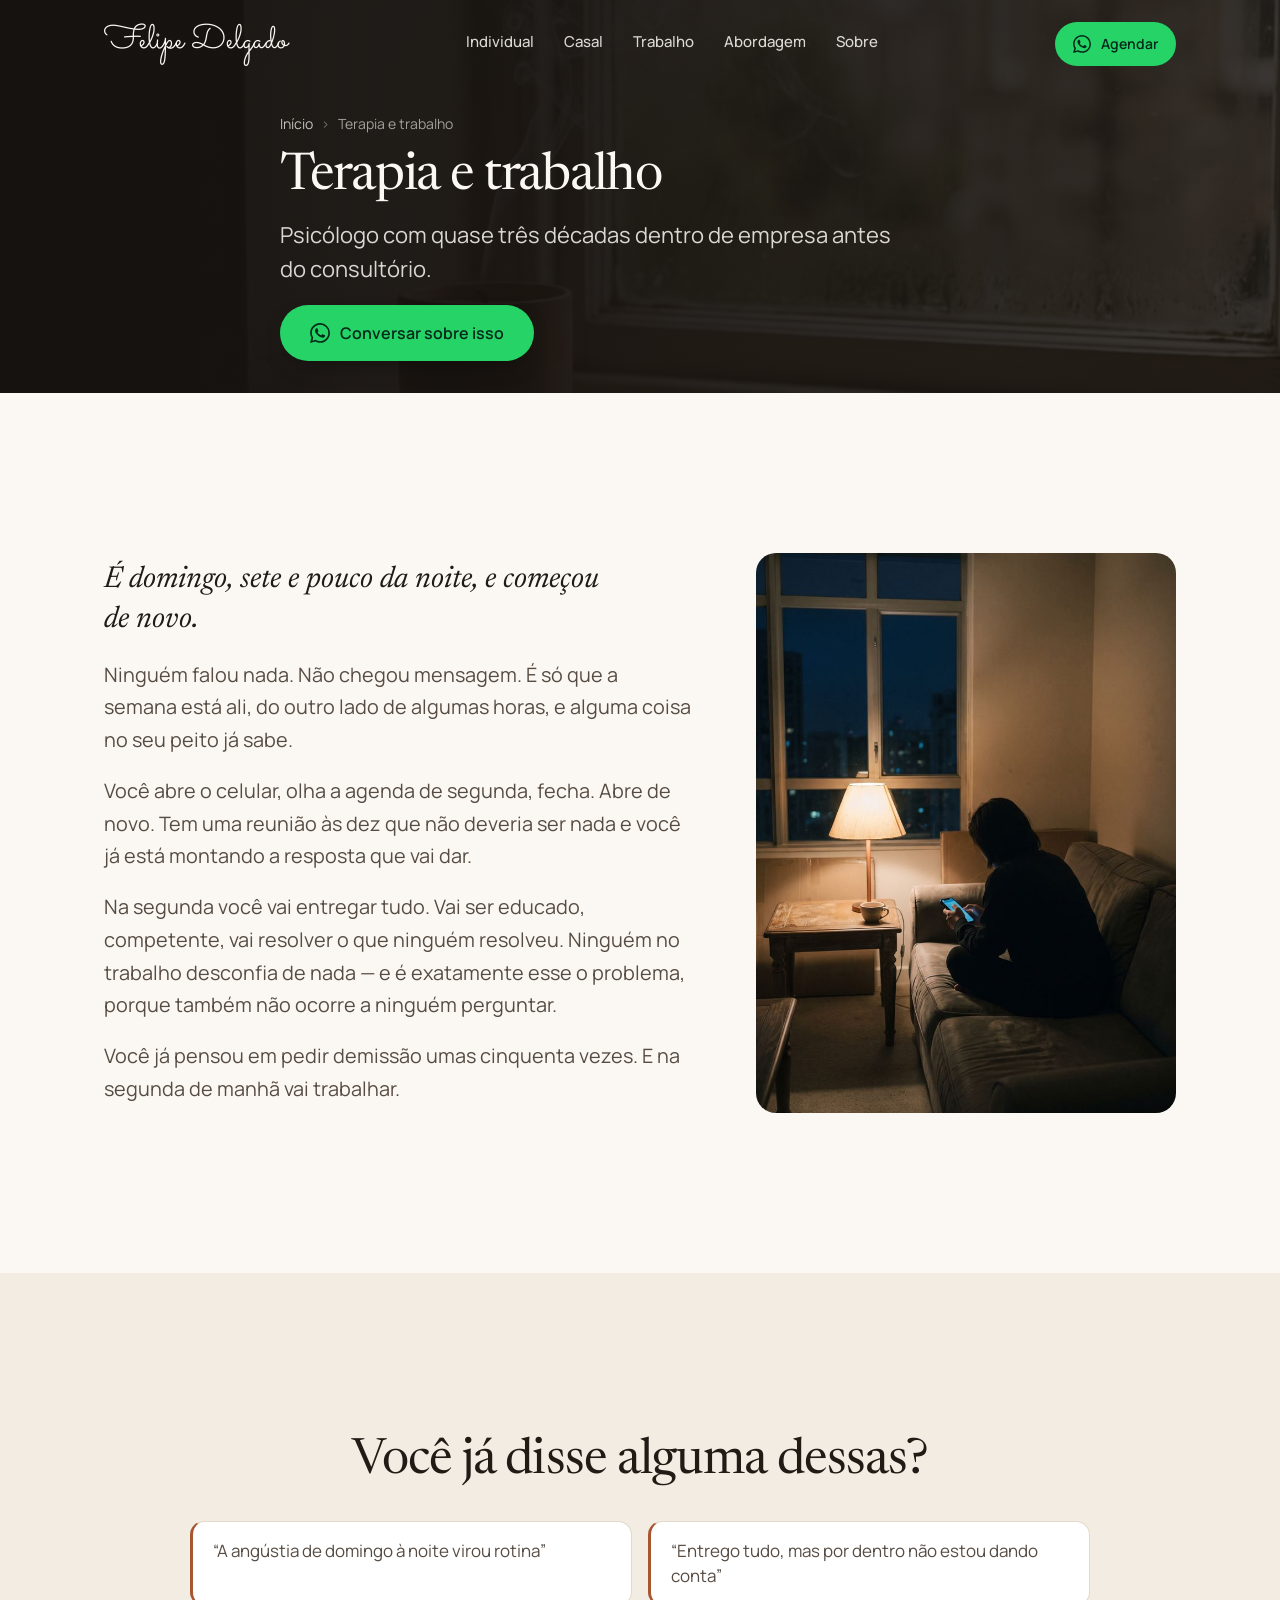
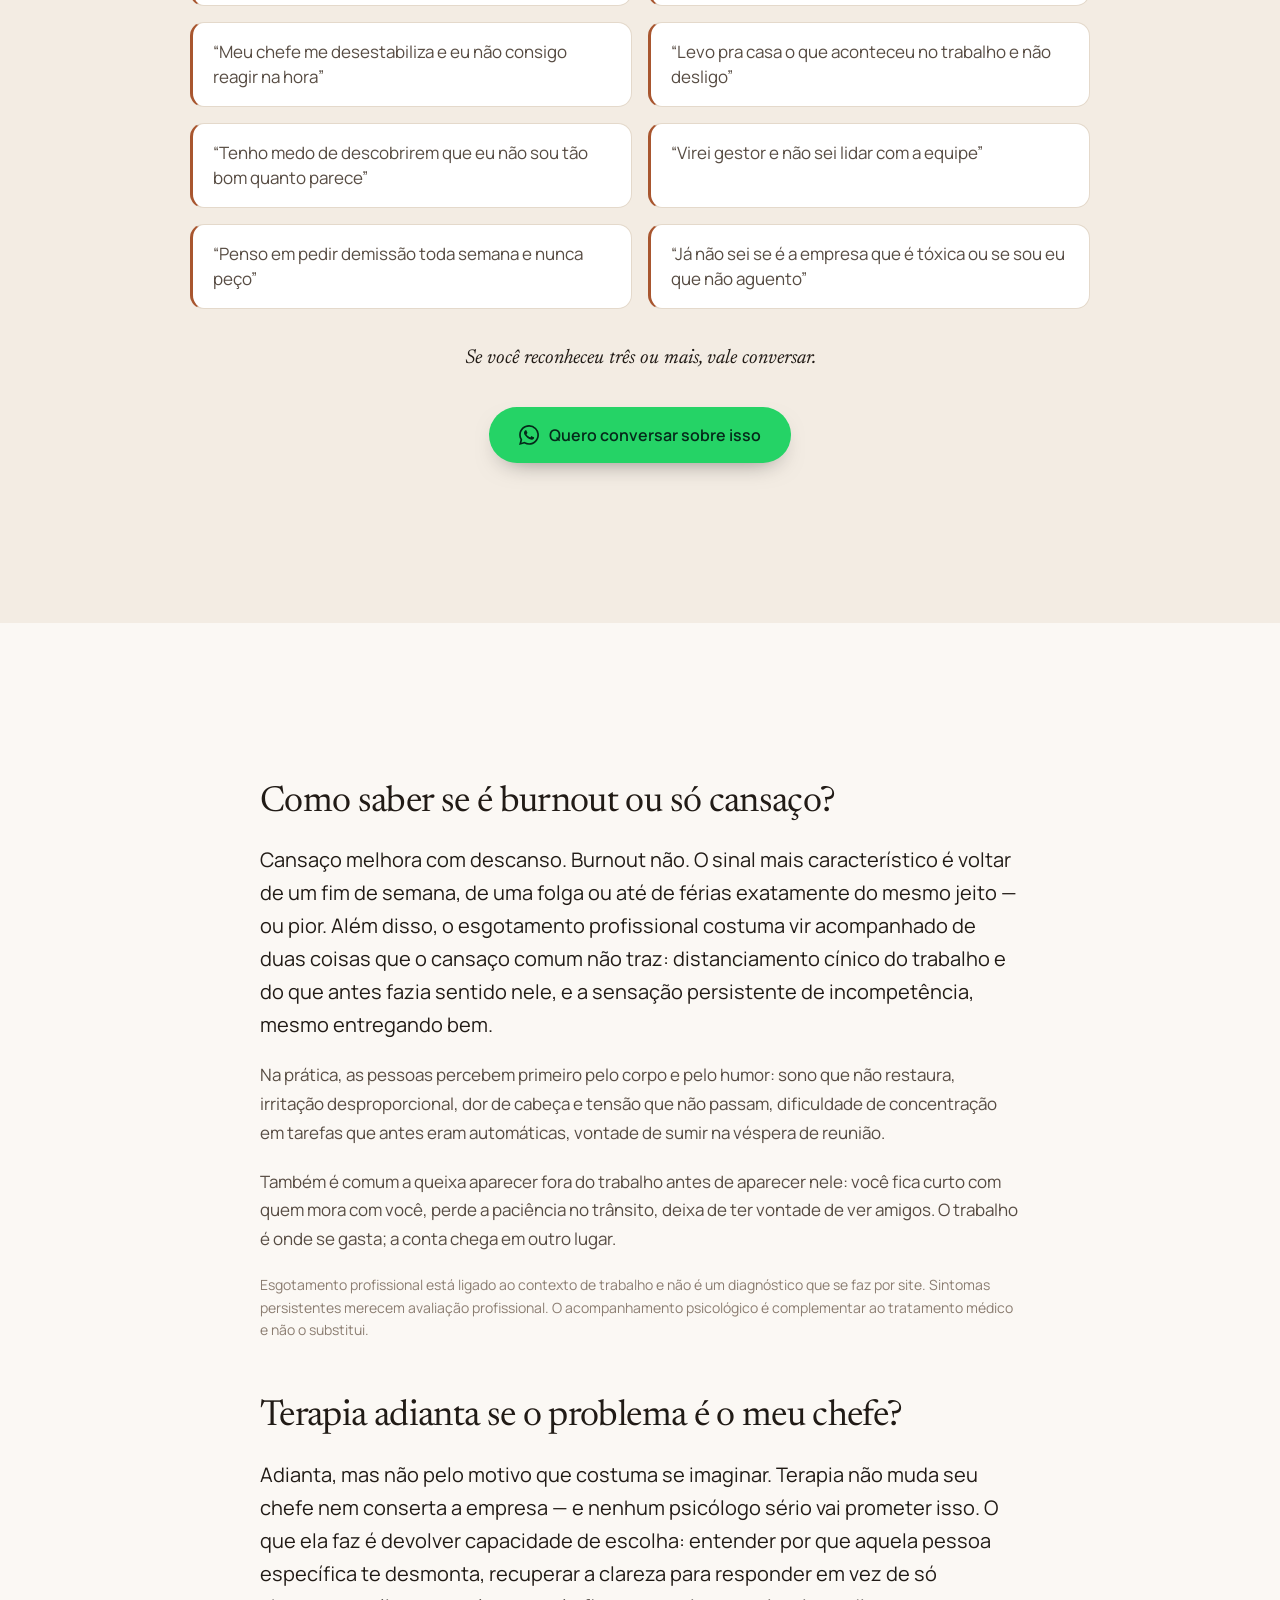
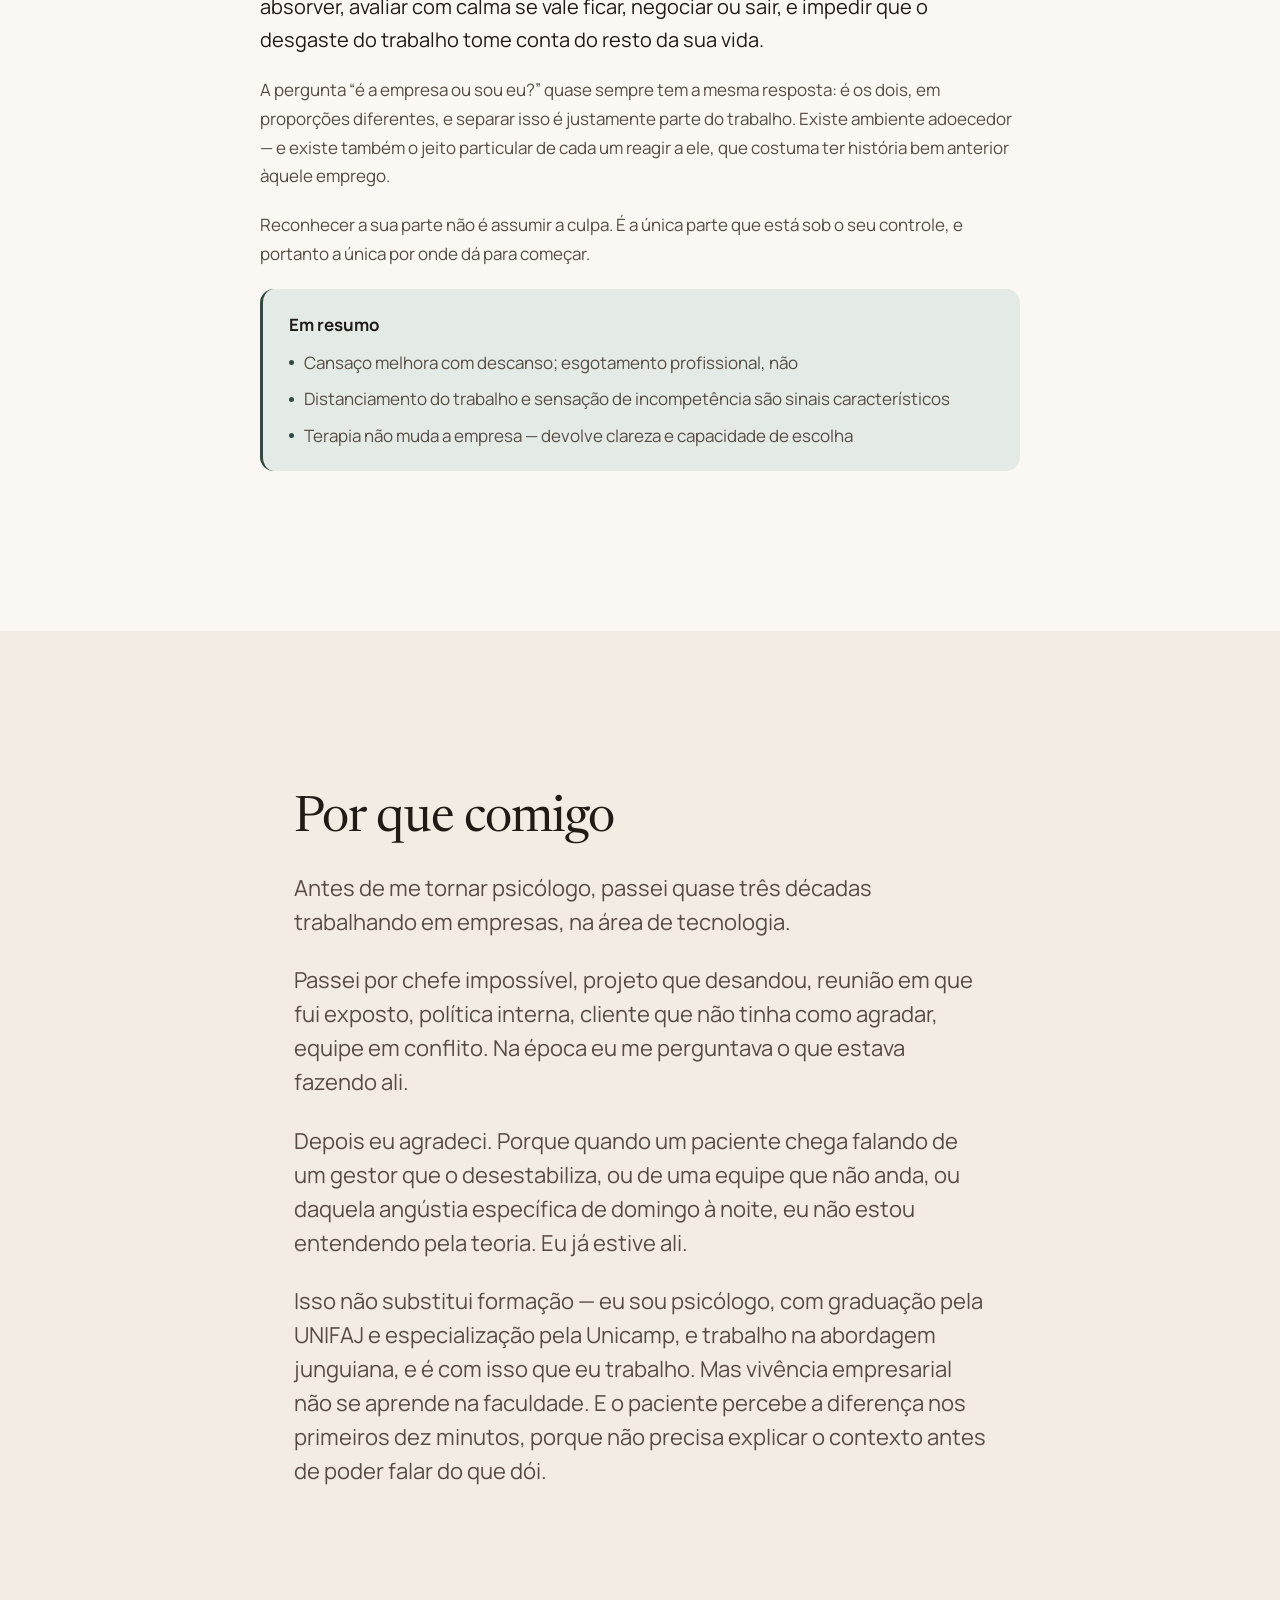
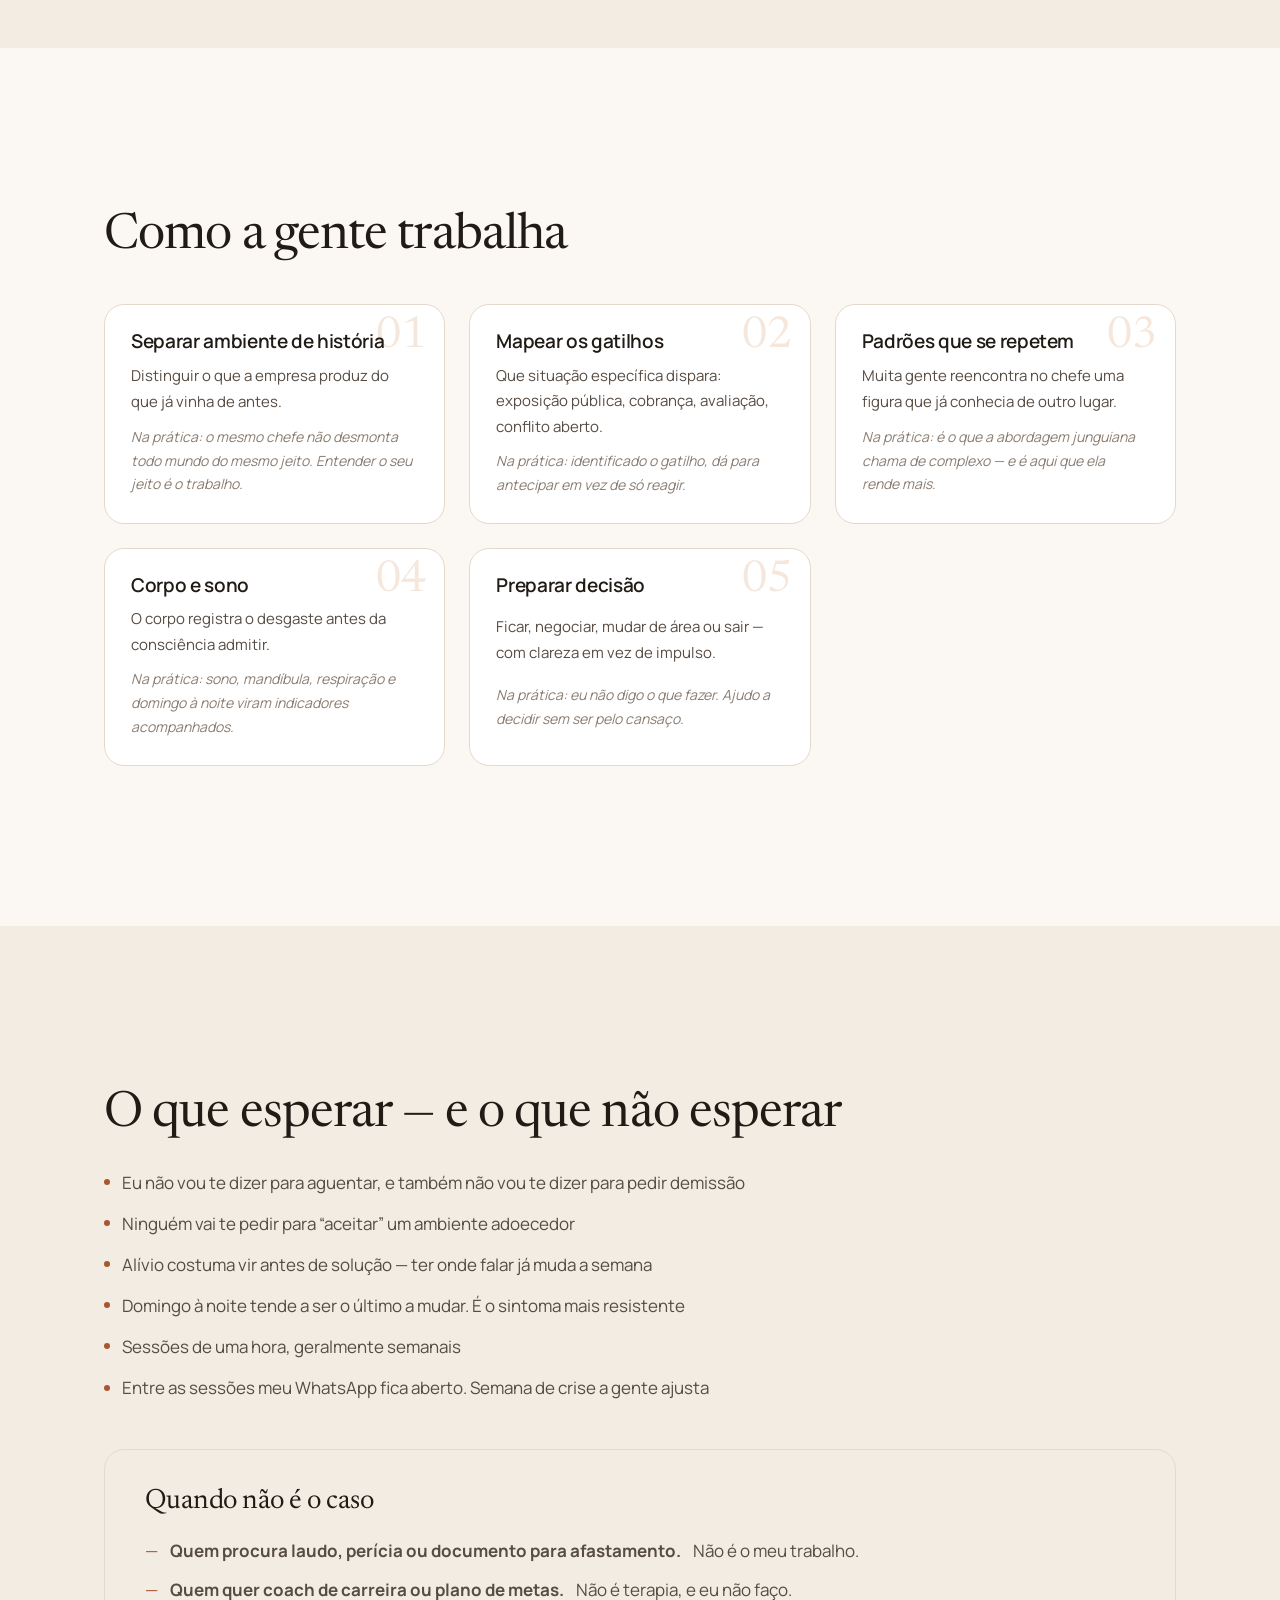
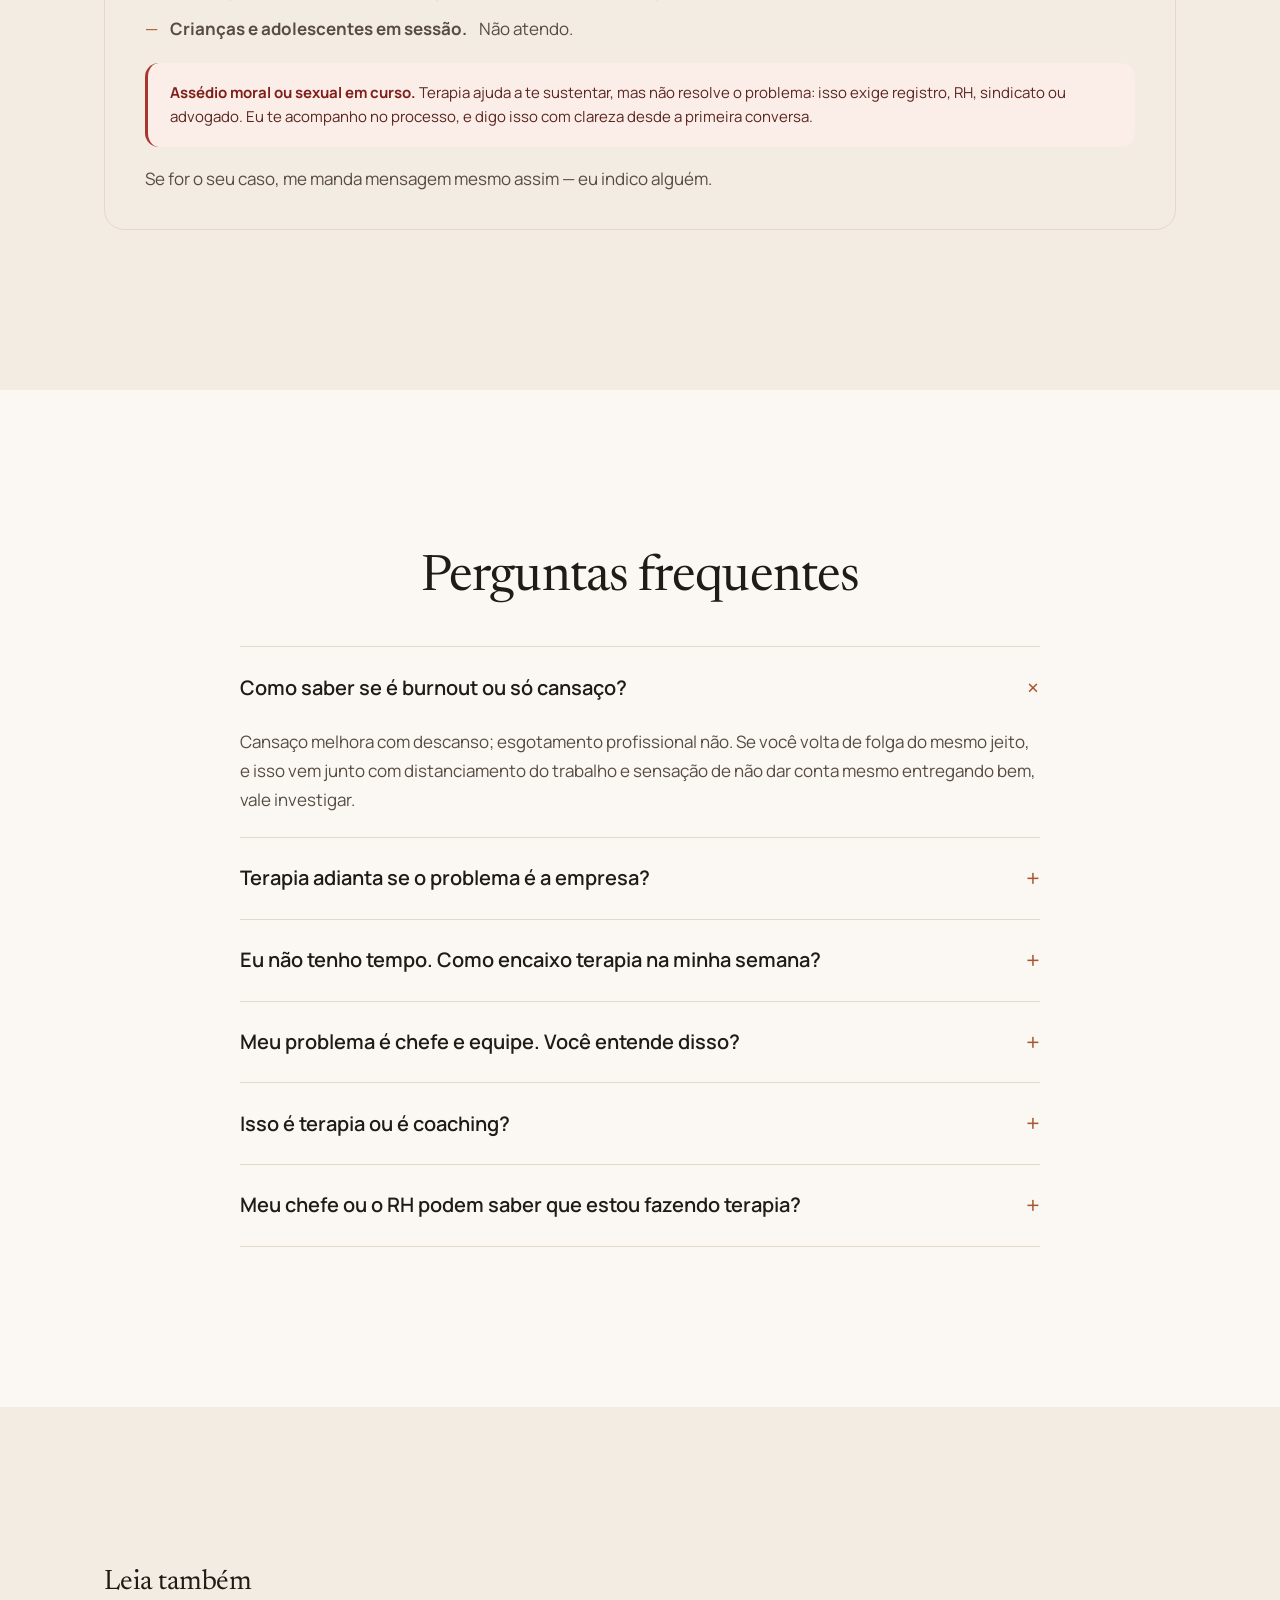
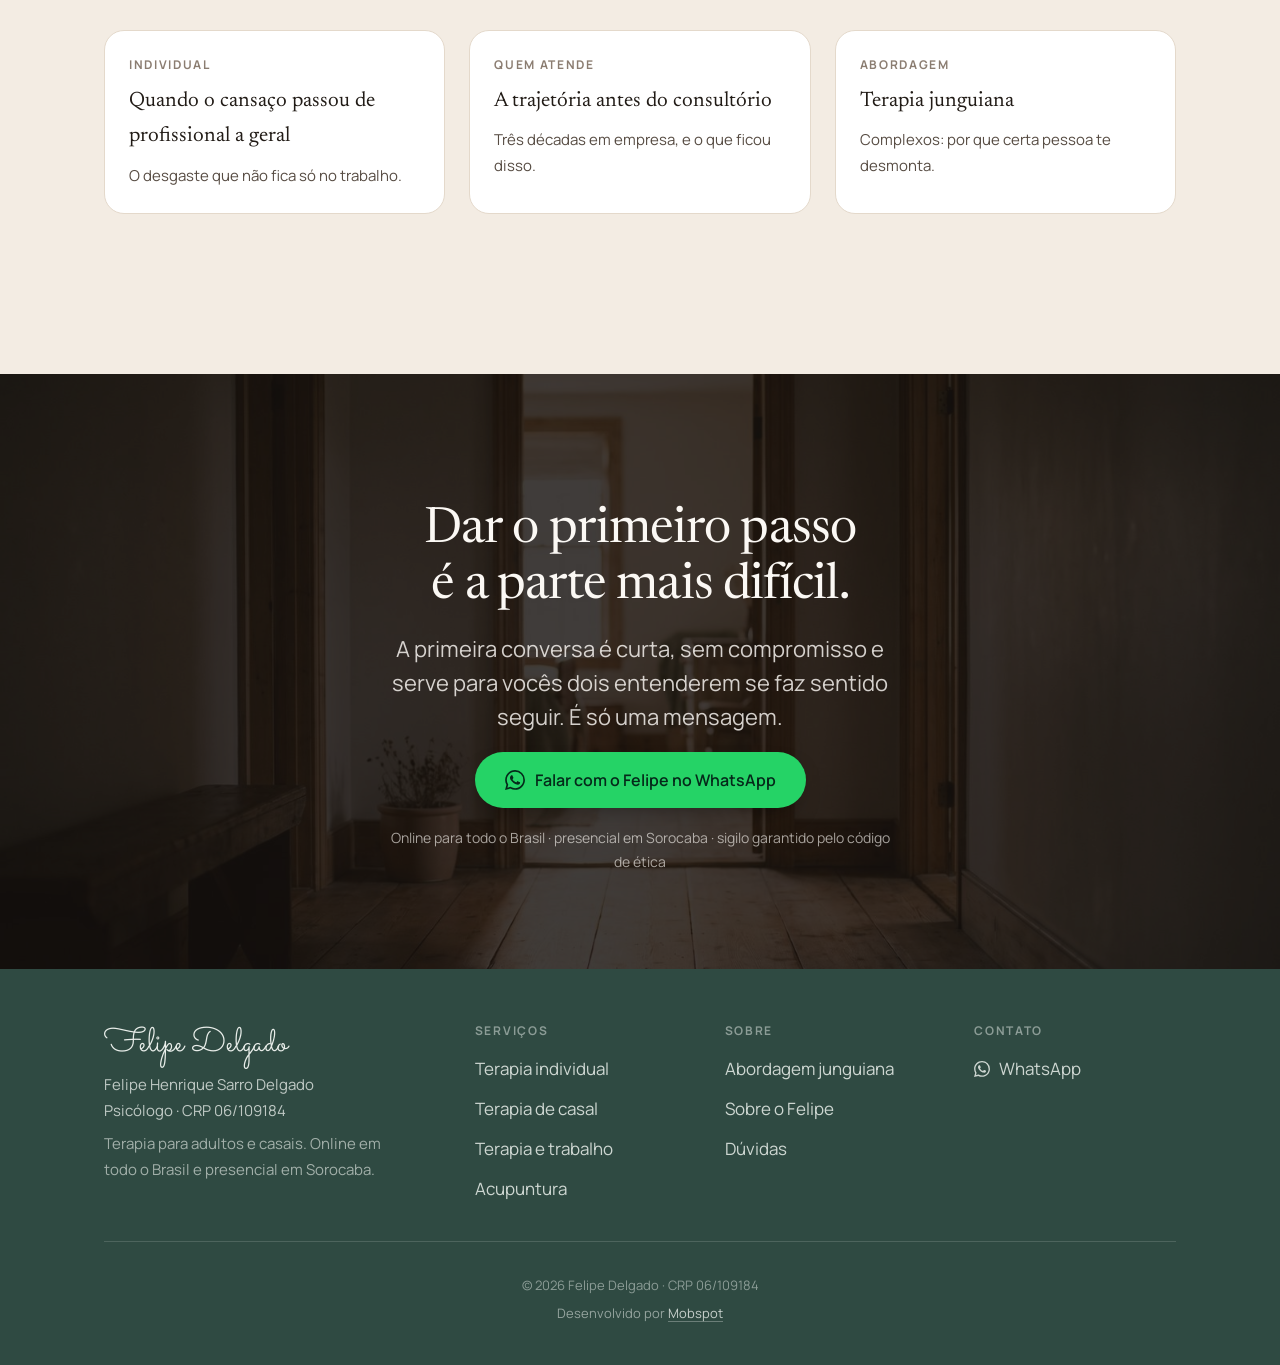
<file: terapia-e-trabalho/index.html>
<!doctype html>
<html lang="pt-BR">
<head>
<meta charset="utf-8">
<meta name="viewport" content="width=device-width, initial-scale=1, viewport-fit=cover">
<title>Terapia para burnout e trabalho — Felipe Delgado</title>
<meta name="description" content="Terapia online para burnout, conflito com chefia e angústia de domingo à noite. Psicólogo junguiano com quase três décadas de carreira corporativa.">
<link rel="canonical" href="https://felipedelgadopsicologo.com.br/terapia-e-trabalho/">
<meta property="og:type" content="article">
<meta property="og:title" content="Terapia para burnout e trabalho — Felipe Delgado">
<meta property="og:description" content="Terapia online para burnout, conflito com chefia e angústia de domingo à noite. Psicólogo junguiano com quase três décadas de carreira corporativa.">
<meta property="og:image" content="https://felipedelgadopsicologo.com.br/assets/og-trabalho.jpg">
<meta property="og:image:width" content="1200">
<meta property="og:image:height" content="630">
<meta property="og:url" content="https://felipedelgadopsicologo.com.br/terapia-e-trabalho/">
<meta name="twitter:card" content="summary_large_image">
<meta property="og:locale" content="pt_BR">
<meta name="theme-color" content="#FBF8F4">
<link rel="preconnect" href="https://fonts.googleapis.com">
<link rel="preconnect" href="https://fonts.gstatic.com" crossorigin>
<link href="https://fonts.googleapis.com/css2?family=Newsreader:ital,opsz,wght@0,6..72,400;0,6..72,500;1,6..72,400&family=Manrope:wght@400;500;600;700&family=Sacramento&display=swap" rel="stylesheet">
<link rel="stylesheet" href="../assets/style.css">
<script src="../assets/app.js" defer></script>
</head>
<body>
<a class="skip" href="#main">Pular para o conteúdo</a>

<section class="band-hero">
  <img src="../assets/card-trabalho.jpg" alt="" fetchpriority="high">
  <div class="veil"></div>
  <header>
    <div class="wrap nav">
      <a class="mark" href="../">Felipe Delgado</a>
      <nav class="menu" aria-label="Principal">
        <a href="../terapia-individual/">Individual</a>
        <a href="../terapia-de-casal/">Casal</a>
        <a href="../terapia-e-trabalho/" aria-current="page">Trabalho</a>
        <a href="../terapia-junguiana/">Abordagem</a>
        <a href="../sobre/">Sobre</a>
      </nav>
      <div class="navtools">
        <a class="btn wa" href="https://wa.me/5535920013172?text=Oi%2C%20Felipe.%20Vim%20pelo%20site%20e%20queria%20agendar%20uma%20conversa." target="_blank" rel="noopener"><svg width="18" height="18" viewBox="0 0 24 24" fill="currentColor" aria-hidden="true"><path d="M17.472 14.382c-.297-.149-1.758-.867-2.03-.967-.273-.099-.471-.148-.67.15-.197.297-.767.966-.94 1.164-.173.199-.347.223-.644.075-.297-.15-1.255-.463-2.39-1.475-.883-.788-1.48-1.761-1.653-2.059-.173-.297-.018-.458.13-.606.134-.133.298-.347.446-.52.149-.174.198-.298.298-.497.099-.198.05-.371-.025-.52-.075-.149-.669-1.612-.916-2.207-.242-.579-.487-.5-.669-.51-.173-.008-.371-.01-.57-.01-.198 0-.52.074-.792.372-.272.297-1.04 1.016-1.04 2.479 0 1.462 1.065 2.875 1.213 3.074.149.198 2.096 3.2 5.077 4.487.709.306 1.262.489 1.694.625.712.227 1.36.195 1.871.118.571-.085 1.758-.719 2.006-1.413.248-.694.248-1.289.173-1.413-.074-.124-.272-.198-.57-.347m-5.421 7.403h-.004a9.87 9.87 0 01-5.031-1.378l-.361-.214-3.741.982.998-3.648-.235-.374a9.86 9.86 0 01-1.51-5.26c.001-5.45 4.436-9.884 9.888-9.884 2.64 0 5.122 1.03 6.988 2.898a9.825 9.825 0 012.893 6.994c-.003 5.45-4.437 9.884-9.885 9.884m8.413-18.297A11.815 11.815 0 0012.05 0C5.495 0 .16 5.335.157 11.892c0 2.096.547 4.142 1.588 5.945L.057 24l6.305-1.654a11.882 11.882 0 005.683 1.448h.005c6.554 0 11.89-5.335 11.893-11.893a11.821 11.821 0 00-3.48-8.413Z"/></svg><span>Agendar</span></a>
        <button class="burger" id="open" aria-label="Abrir menu" aria-expanded="false"><span></span><span></span></button>
      </div>
    </div>
  </header>
  <div class="wrap">
    <div class="band-in">
      <p class="crumb"><a href="../">Início</a><span>›</span>Terapia e trabalho</p>
      <h1>Terapia e trabalho</h1>
      <p class="lead">Psicólogo com quase três décadas dentro de empresa antes do consultório.</p>
      <a class="btn wa" href="https://wa.me/5535920013172?text=Oi%2C%20Felipe.%20Vim%20pela%20p%C3%A1gina%20sobre%20trabalho.%20Meu%20trabalho%20est%C3%A1%20me%20adoecendo%20e%20queria%20conversar." target="_blank" rel="noopener"><svg width="20" height="20" viewBox="0 0 24 24" fill="currentColor" aria-hidden="true"><path d="M17.472 14.382c-.297-.149-1.758-.867-2.03-.967-.273-.099-.471-.148-.67.15-.197.297-.767.966-.94 1.164-.173.199-.347.223-.644.075-.297-.15-1.255-.463-2.39-1.475-.883-.788-1.48-1.761-1.653-2.059-.173-.297-.018-.458.13-.606.134-.133.298-.347.446-.52.149-.174.198-.298.298-.497.099-.198.05-.371-.025-.52-.075-.149-.669-1.612-.916-2.207-.242-.579-.487-.5-.669-.51-.173-.008-.371-.01-.57-.01-.198 0-.52.074-.792.372-.272.297-1.04 1.016-1.04 2.479 0 1.462 1.065 2.875 1.213 3.074.149.198 2.096 3.2 5.077 4.487.709.306 1.262.489 1.694.625.712.227 1.36.195 1.871.118.571-.085 1.758-.719 2.006-1.413.248-.694.248-1.289.173-1.413-.074-.124-.272-.198-.57-.347m-5.421 7.403h-.004a9.87 9.87 0 01-5.031-1.378l-.361-.214-3.741.982.998-3.648-.235-.374a9.86 9.86 0 01-1.51-5.26c.001-5.45 4.436-9.884 9.888-9.884 2.64 0 5.122 1.03 6.988 2.898a9.825 9.825 0 012.893 6.994c-.003 5.45-4.437 9.884-9.885 9.884m8.413-18.297A11.815 11.815 0 0012.05 0C5.495 0 .16 5.335.157 11.892c0 2.096.547 4.142 1.588 5.945L.057 24l6.305-1.654a11.882 11.882 0 005.683 1.448h.005c6.554 0 11.89-5.335 11.893-11.893a11.821 11.821 0 00-3.48-8.413Z"/></svg>Conversar sobre isso</a>
    </div>
  </div>
</section>

<div id="panel" role="dialog" aria-modal="true" aria-label="Menu">
  <div class="panel-top"><button class="close" id="close" aria-label="Fechar menu">✕</button></div>
  <a href="../terapia-individual/">Individual</a>
  <a href="../terapia-de-casal/">Casal</a>
  <a href="../terapia-e-trabalho/">Trabalho</a>
  <a href="../terapia-junguiana/">Abordagem</a>
  <a href="../sobre/">Sobre</a>
</div>

<main id="main">

<section class="sec">
  <div class="wrap cena">
    <div class="cena-txt">
      <p class="abre">É domingo, sete e pouco da noite, e começou de novo.</p>
        <p>Ninguém falou nada. Não chegou mensagem. É só que a semana está ali, do outro lado de algumas horas, e alguma coisa no seu peito já sabe.</p>
        <p>Você abre o celular, olha a agenda de segunda, fecha. Abre de novo. Tem uma reunião às dez que não deveria ser nada e você já está montando a resposta que vai dar.</p>
        <p>Na segunda você vai entregar tudo. Vai ser educado, competente, vai resolver o que ninguém resolveu. Ninguém no trabalho desconfia de nada — e é exatamente esse o problema, porque também não ocorre a ninguém perguntar.</p>
        <p>Você já pensou em pedir demissão umas cinquenta vezes. E na segunda de manhã vai trabalhar.</p>
    </div>
    <img src="../assets/cena-trabalho.jpg" alt="Sala de estar à noite, pessoa em silhueta no sofá com a luz do celular nas mãos" loading="lazy" width="720" height="960">
  </div>
</section>

<section class="sec alt">
  <div class="wrap" style="display:grid;gap:32px;justify-items:center">
    <h2 style="text-align:center">Você já disse alguma dessas?</h2>
    <ul class="espelho" style="width:100%;max-width:900px">
        <li>“A angústia de domingo à noite virou rotina”</li>
        <li>“Entrego tudo, mas por dentro não estou dando conta”</li>
        <li>“Meu chefe me desestabiliza e eu não consigo reagir na hora”</li>
        <li>“Levo pra casa o que aconteceu no trabalho e não desligo”</li>
        <li>“Tenho medo de descobrirem que eu não sou tão bom quanto parece”</li>
        <li>“Virei gestor e não sei lidar com a equipe”</li>
        <li>“Penso em pedir demissão toda semana e nunca peço”</li>
        <li>“Já não sei se é a empresa que é tóxica ou se sou eu que não aguento”</li>
    </ul>
    <p class="fecho">Se você reconheceu três ou mais, vale conversar.</p>
    <a class="btn wa" href="https://wa.me/5535920013172?text=Oi%2C%20Felipe.%20Vim%20pela%20p%C3%A1gina%20sobre%20trabalho%20e%20me%20reconheci%20em%20algumas%20coisas." target="_blank" rel="noopener"><svg width="20" height="20" viewBox="0 0 24 24" fill="currentColor" aria-hidden="true"><path d="M17.472 14.382c-.297-.149-1.758-.867-2.03-.967-.273-.099-.471-.148-.67.15-.197.297-.767.966-.94 1.164-.173.199-.347.223-.644.075-.297-.15-1.255-.463-2.39-1.475-.883-.788-1.48-1.761-1.653-2.059-.173-.297-.018-.458.13-.606.134-.133.298-.347.446-.52.149-.174.198-.298.298-.497.099-.198.05-.371-.025-.52-.075-.149-.669-1.612-.916-2.207-.242-.579-.487-.5-.669-.51-.173-.008-.371-.01-.57-.01-.198 0-.52.074-.792.372-.272.297-1.04 1.016-1.04 2.479 0 1.462 1.065 2.875 1.213 3.074.149.198 2.096 3.2 5.077 4.487.709.306 1.262.489 1.694.625.712.227 1.36.195 1.871.118.571-.085 1.758-.719 2.006-1.413.248-.694.248-1.289.173-1.413-.074-.124-.272-.198-.57-.347m-5.421 7.403h-.004a9.87 9.87 0 01-5.031-1.378l-.361-.214-3.741.982.998-3.648-.235-.374a9.86 9.86 0 01-1.51-5.26c.001-5.45 4.436-9.884 9.888-9.884 2.64 0 5.122 1.03 6.988 2.898a9.825 9.825 0 012.893 6.994c-.003 5.45-4.437 9.884-9.885 9.884m8.413-18.297A11.815 11.815 0 0012.05 0C5.495 0 .16 5.335.157 11.892c0 2.096.547 4.142 1.588 5.945L.057 24l6.305-1.654a11.882 11.882 0 005.683 1.448h.005c6.554 0 11.89-5.335 11.893-11.893a11.821 11.821 0 00-3.48-8.413Z"/></svg>Quero conversar sobre isso</a>
  </div>
</section>

<section class="sec">
  <div class="wrap" style="display:grid;gap:56px">

  <div class="geo">
    <h2>Como saber se é burnout ou só cansaço?</h2>
    <p class="resposta">Cansaço melhora com descanso. Burnout não. O sinal mais característico é voltar de um fim de semana, de uma folga ou até de férias exatamente do mesmo jeito — ou pior. Além disso, o esgotamento profissional costuma vir acompanhado de duas coisas que o cansaço comum não traz: distanciamento cínico do trabalho e do que antes fazia sentido nele, e a sensação persistente de incompetência, mesmo entregando bem.</p>
    <p>Na prática, as pessoas percebem primeiro pelo corpo e pelo humor: sono que não restaura, irritação desproporcional, dor de cabeça e tensão que não passam, dificuldade de concentração em tarefas que antes eram automáticas, vontade de sumir na véspera de reunião.</p>
    <p>Também é comum a queixa aparecer fora do trabalho antes de aparecer nele: você fica curto com quem mora com você, perde a paciência no trânsito, deixa de ter vontade de ver amigos. O trabalho é onde se gasta; a conta chega em outro lugar.</p>
    <p class="ressalva">Esgotamento profissional está ligado ao contexto de trabalho e não é um diagnóstico que se faz por site. Sintomas persistentes merecem avaliação profissional. O acompanhamento psicológico é complementar ao tratamento médico e não o substitui.</p>
  </div>

  <div class="geo">
    <h2>Terapia adianta se o problema é o meu chefe?</h2>
    <p class="resposta">Adianta, mas não pelo motivo que costuma se imaginar. Terapia não muda seu chefe nem conserta a empresa — e nenhum psicólogo sério vai prometer isso. O que ela faz é devolver capacidade de escolha: entender por que aquela pessoa específica te desmonta, recuperar a clareza para responder em vez de só absorver, avaliar com calma se vale ficar, negociar ou sair, e impedir que o desgaste do trabalho tome conta do resto da sua vida.</p>
    <p>A pergunta “é a empresa ou sou eu?” quase sempre tem a mesma resposta: é os dois, em proporções diferentes, e separar isso é justamente parte do trabalho. Existe ambiente adoecedor — e existe também o jeito particular de cada um reagir a ele, que costuma ter história bem anterior àquele emprego.</p>
    <p>Reconhecer a sua parte não é assumir a culpa. É a única parte que está sob o seu controle, e portanto a única por onde dá para começar.</p>
    <ul class="resumo">
      <strong>Em resumo</strong>
      <li>Cansaço melhora com descanso; esgotamento profissional, não</li>
      <li>Distanciamento do trabalho e sensação de incompetência são sinais característicos</li>
      <li>Terapia não muda a empresa — devolve clareza e capacidade de escolha</li>
    </ul>
  </div>

  </div>
</section>

<section class="sec alt">
  <div class="wrap" style="display:grid;gap:24px;max-width:820px">
    <h2>Por que comigo</h2>
    <p class="lead">Antes de me tornar psicólogo, passei quase três décadas trabalhando em empresas, na área de tecnologia.</p>
    <p class="lead">Passei por chefe impossível, projeto que desandou, reunião em que fui exposto, política interna, cliente que não tinha como agradar, equipe em conflito. Na época eu me perguntava o que estava fazendo ali.</p>
    <p class="lead">Depois eu agradeci. Porque quando um paciente chega falando de um gestor que o desestabiliza, ou de uma equipe que não anda, ou daquela angústia específica de domingo à noite, eu não estou entendendo pela teoria. Eu já estive ali.</p>
    <p class="lead">Isso não substitui formação — eu sou psicólogo, com graduação pela UNIFAJ e especialização pela Unicamp, e trabalho na abordagem junguiana, e é com isso que eu trabalho. Mas vivência empresarial não se aprende na faculdade. E o paciente percebe a diferença nos primeiros dez minutos, porque não precisa explicar o contexto antes de poder falar do que dói.</p>
  </div>
</section>

<section class="sec">
  <div class="wrap" style="display:grid;gap:40px">
    <h2>Como a gente trabalha</h2>
    <div class="tecnicas">
      <div class="tec"><span class="n">01</span>
        <h3>Separar ambiente de história</h3><p>Distinguir o que a empresa produz do que já vinha de antes.</p><p class="pratica">Na prática: o mesmo chefe não desmonta todo mundo do mesmo jeito. Entender o seu jeito é o trabalho.</p></div>
      <div class="tec"><span class="n">02</span>
        <h3>Mapear os gatilhos</h3><p>Que situação específica dispara: exposição pública, cobrança, avaliação, conflito aberto.</p><p class="pratica">Na prática: identificado o gatilho, dá para antecipar em vez de só reagir.</p></div>
      <div class="tec"><span class="n">03</span>
        <h3>Padrões que se repetem</h3><p>Muita gente reencontra no chefe uma figura que já conhecia de outro lugar.</p><p class="pratica">Na prática: é o que a abordagem junguiana chama de complexo — e é aqui que ela rende mais.</p></div>
      <div class="tec"><span class="n">04</span>
        <h3>Corpo e sono</h3><p>O corpo registra o desgaste antes da consciência admitir.</p><p class="pratica">Na prática: sono, mandíbula, respiração e domingo à noite viram indicadores acompanhados.</p></div>
      <div class="tec"><span class="n">05</span>
        <h3>Preparar decisão</h3><p>Ficar, negociar, mudar de área ou sair — com clareza em vez de impulso.</p><p class="pratica">Na prática: eu não digo o que fazer. Ajudo a decidir sem ser pelo cansaço.</p></div>
    </div>
  </div>
</section>

<section class="sec alt">
  <div class="wrap" style="display:grid;gap:40px;grid-template-columns:1fr">
    <div style="display:grid;gap:20px;max-width:820px">
      <h2>O que esperar — e o que não esperar</h2>
      <ul class="esperar">
        <li>Eu não vou te dizer para aguentar, e também não vou te dizer para pedir demissão</li>
        <li>Ninguém vai te pedir para “aceitar” um ambiente adoecedor</li>
        <li>Alívio costuma vir antes de solução — ter onde falar já muda a semana</li>
        <li>Domingo à noite tende a ser o último a mudar. É o sintoma mais resistente</li>
        <li>Sessões de uma hora, geralmente semanais</li>
        <li>Entre as sessões meu WhatsApp fica aberto. Semana de crise a gente ajusta</li>
      </ul>
    </div>
    <div class="naoe">
      <h2>Quando não é o caso</h2>
      <ul>
        <li><strong>Quem procura laudo, perícia ou documento para afastamento.</strong> Não é o meu trabalho.</li>
        <li><strong>Quem quer coach de carreira ou plano de metas.</strong> Não é terapia, e eu não faço.</li>
        <li><strong>Crianças e adolescentes em sessão.</strong> Não atendo.</li>
      </ul>
      <p class="aviso"><strong>Assédio moral ou sexual em curso.</strong> Terapia ajuda a te sustentar, mas não resolve o problema: isso exige registro, RH, sindicato ou advogado. Eu te acompanho no processo, e digo isso com clareza desde a primeira conversa.</p>
      <p style="margin-top:4px">Se for o seu caso, me manda mensagem mesmo assim — eu indico alguém.</p>
    </div>
  </div>
</section>

<section class="sec">
  <div class="wrap" style="display:grid;gap:40px;justify-items:center">
    <h2>Perguntas frequentes</h2>
    <div class="faq" style="width:100%">
      <details open><summary>Como saber se é burnout ou só cansaço?</summary><p class="ans">Cansaço melhora com descanso; esgotamento profissional não. Se você volta de folga do mesmo jeito, e isso vem junto com distanciamento do trabalho e sensação de não dar conta mesmo entregando bem, vale investigar.</p></details>
      <details><summary>Terapia adianta se o problema é a empresa?</summary><p class="ans">Terapia não muda a empresa. Ela devolve clareza para você decidir o que fazer com ela — e impede que o desgaste tome conta do resto da sua vida.</p></details>
      <details><summary>Eu não tenho tempo. Como encaixo terapia na minha semana?</summary><p class="ans">Uma hora por semana, por videochamada, de onde você estiver. Sem deslocamento e sem sala de espera. Costuma ser o compromisso mais fácil de encaixar da agenda de quem trabalha muito, não o mais difícil.</p></details>
      <details><summary>Meu problema é chefe e equipe. Você entende disso?</summary><p class="ans">Entendo, e não só pela teoria: trabalhei quase três décadas em empresas antes de virar psicólogo. Chefe difícil, projeto que desanda, política interna e conflito de equipe são território conhecido.</p></details>
      <details><summary>Isso é terapia ou é coaching?</summary><p class="ans">Terapia. Não trabalho com metas, planos de carreira nem técnicas de performance. O trabalho é entender o que está acontecendo com você, e a partir daí decidir melhor.</p></details>
      <details><summary>Meu chefe ou o RH podem saber que estou fazendo terapia?</summary><p class="ans">Não. O atendimento é sigiloso, protegido pelo Código de Ética da Psicologia. Nenhuma informação é compartilhada com ninguém sem a sua autorização expressa.</p></details>
    </div>
  </div>
</section>

<section class="sec alt">
  <div class="wrap" style="display:grid;gap:32px">
    <h2 style="font-size:clamp(1.375rem,1.1rem + 1vw,1.75rem)">Leia também</h2>
    <div class="leia">
      <a href="../terapia-individual/"><span class="k">Individual</span><span class="t">Quando o cansaço passou de profissional a geral</span><span class="d">O desgaste que não fica só no trabalho.</span></a>
      <a href="../sobre/"><span class="k">Quem atende</span><span class="t">A trajetória antes do consultório</span><span class="d">Três décadas em empresa, e o que ficou disso.</span></a>
      <a href="../terapia-junguiana/"><span class="k">Abordagem</span><span class="t">Terapia junguiana</span><span class="d">Complexos: por que certa pessoa te desmonta.</span></a>
    </div>
  </div>
</section>

</main>

<section class="final last">
  <img src="../assets/cta-porta.jpg" alt="" loading="lazy" width="1600" height="893">
  <div class="veil2"></div>
  <div class="wrap">
    <h2>Dar o primeiro passo é a parte mais difícil.</h2>
    <p class="lead">A primeira conversa é curta, sem compromisso e serve para vocês dois entenderem se faz sentido seguir. É só uma mensagem.</p>
    <a class="btn wa" href="https://wa.me/5535920013172?text=Oi%2C%20Felipe.%20Vim%20pela%20p%C3%A1gina%20sobre%20trabalho%20e%20quero%20dar%20o%20primeiro%20passo." target="_blank" rel="noopener"><svg width="20" height="20" viewBox="0 0 24 24" fill="currentColor" aria-hidden="true"><path d="M17.472 14.382c-.297-.149-1.758-.867-2.03-.967-.273-.099-.471-.148-.67.15-.197.297-.767.966-.94 1.164-.173.199-.347.223-.644.075-.297-.15-1.255-.463-2.39-1.475-.883-.788-1.48-1.761-1.653-2.059-.173-.297-.018-.458.13-.606.134-.133.298-.347.446-.52.149-.174.198-.298.298-.497.099-.198.05-.371-.025-.52-.075-.149-.669-1.612-.916-2.207-.242-.579-.487-.5-.669-.51-.173-.008-.371-.01-.57-.01-.198 0-.52.074-.792.372-.272.297-1.04 1.016-1.04 2.479 0 1.462 1.065 2.875 1.213 3.074.149.198 2.096 3.2 5.077 4.487.709.306 1.262.489 1.694.625.712.227 1.36.195 1.871.118.571-.085 1.758-.719 2.006-1.413.248-.694.248-1.289.173-1.413-.074-.124-.272-.198-.57-.347m-5.421 7.403h-.004a9.87 9.87 0 01-5.031-1.378l-.361-.214-3.741.982.998-3.648-.235-.374a9.86 9.86 0 01-1.51-5.26c.001-5.45 4.436-9.884 9.888-9.884 2.64 0 5.122 1.03 6.988 2.898a9.825 9.825 0 012.893 6.994c-.003 5.45-4.437 9.884-9.885 9.884m8.413-18.297A11.815 11.815 0 0012.05 0C5.495 0 .16 5.335.157 11.892c0 2.096.547 4.142 1.588 5.945L.057 24l6.305-1.654a11.882 11.882 0 005.683 1.448h.005c6.554 0 11.89-5.335 11.893-11.893a11.821 11.821 0 00-3.48-8.413Z"/></svg>Falar com o Felipe no WhatsApp</a>
    <p class="small">Online para todo o Brasil · presencial em Sorocaba · sigilo garantido pelo código de ética</p>
  </div>
</section>
<footer>
  <div class="wrap">
    <div class="fgrid">
      <div>
        <p class="mark">Felipe Delgado</p>
        <p style="font-size:.9375rem;color:rgba(232,237,233,.78);margin-top:8px">Felipe Henrique Sarro Delgado<br>Psicólogo · CRP 06/109184</p>
        <p style="font-size:.9375rem;color:rgba(232,237,233,.62);margin-top:8px;max-width:280px">Terapia para adultos e casais. Online em todo o Brasil e presencial em Sorocaba.</p>
      </div>
      <div>
        <h4>Serviços</h4>
        <p><a href="../terapia-individual/">Terapia individual</a></p>
        <p><a href="../terapia-de-casal/">Terapia de casal</a></p>
        <p><a href="../terapia-e-trabalho/">Terapia e trabalho</a></p>
        <p><a href="../acupuntura/">Acupuntura</a></p>
      </div>
      <div>
        <h4>Sobre</h4>
        <p><a href="../terapia-junguiana/">Abordagem junguiana</a></p>
        <p><a href="../sobre/">Sobre o Felipe</a></p>
        <p><a href="../#faq">Dúvidas</a></p>
      </div>
      <div>
        <h4>Contato</h4>
        <p><a href="https://wa.me/5535920013172" target="_blank" rel="noopener"><svg width="16" height="16" viewBox="0 0 24 24" fill="currentColor" aria-hidden="true"><path d="M17.472 14.382c-.297-.149-1.758-.867-2.03-.967-.273-.099-.471-.148-.67.15-.197.297-.767.966-.94 1.164-.173.199-.347.223-.644.075-.297-.15-1.255-.463-2.39-1.475-.883-.788-1.48-1.761-1.653-2.059-.173-.297-.018-.458.13-.606.134-.133.298-.347.446-.52.149-.174.198-.298.298-.497.099-.198.05-.371-.025-.52-.075-.149-.669-1.612-.916-2.207-.242-.579-.487-.5-.669-.51-.173-.008-.371-.01-.57-.01-.198 0-.52.074-.792.372-.272.297-1.04 1.016-1.04 2.479 0 1.462 1.065 2.875 1.213 3.074.149.198 2.096 3.2 5.077 4.487.709.306 1.262.489 1.694.625.712.227 1.36.195 1.871.118.571-.085 1.758-.719 2.006-1.413.248-.694.248-1.289.173-1.413-.074-.124-.272-.198-.57-.347m-5.421 7.403h-.004a9.87 9.87 0 01-5.031-1.378l-.361-.214-3.741.982.998-3.648-.235-.374a9.86 9.86 0 01-1.51-5.26c.001-5.45 4.436-9.884 9.888-9.884 2.64 0 5.122 1.03 6.988 2.898a9.825 9.825 0 012.893 6.994c-.003 5.45-4.437 9.884-9.885 9.884m8.413-18.297A11.815 11.815 0 0012.05 0C5.495 0 .16 5.335.157 11.892c0 2.096.547 4.142 1.588 5.945L.057 24l6.305-1.654a11.882 11.882 0 005.683 1.448h.005c6.554 0 11.89-5.335 11.893-11.893a11.821 11.821 0 00-3.48-8.413Z"/></svg>WhatsApp</a></p>
      </div>
    </div>
    <div class="fdiv"></div>
    <p class="copy">© 2026 Felipe Delgado · CRP 06/109184</p>
    <p class="credit">Desenvolvido por <a href="https://mobspot.com.br/?utm_source=felipe-delgado&amp;utm_medium=selo-rodape&amp;utm_campaign=rede-clientes" target="_blank" rel="noopener">Mobspot</a></p>
  </div>
</footer>
<a id="fab" href="https://wa.me/5535920013172?text=Oi%2C%20Felipe.%20Vim%20pelo%20site%20e%20queria%20tirar%20uma%20d%C3%BAvida." target="_blank" rel="noopener" aria-label="Falar no WhatsApp"><svg width="26" height="26" viewBox="0 0 24 24" fill="currentColor" aria-hidden="true"><path d="M17.472 14.382c-.297-.149-1.758-.867-2.03-.967-.273-.099-.471-.148-.67.15-.197.297-.767.966-.94 1.164-.173.199-.347.223-.644.075-.297-.15-1.255-.463-2.39-1.475-.883-.788-1.48-1.761-1.653-2.059-.173-.297-.018-.458.13-.606.134-.133.298-.347.446-.52.149-.174.198-.298.298-.497.099-.198.05-.371-.025-.52-.075-.149-.669-1.612-.916-2.207-.242-.579-.487-.5-.669-.51-.173-.008-.371-.01-.57-.01-.198 0-.52.074-.792.372-.272.297-1.04 1.016-1.04 2.479 0 1.462 1.065 2.875 1.213 3.074.149.198 2.096 3.2 5.077 4.487.709.306 1.262.489 1.694.625.712.227 1.36.195 1.871.118.571-.085 1.758-.719 2.006-1.413.248-.694.248-1.289.173-1.413-.074-.124-.272-.198-.57-.347m-5.421 7.403h-.004a9.87 9.87 0 01-5.031-1.378l-.361-.214-3.741.982.998-3.648-.235-.374a9.86 9.86 0 01-1.51-5.26c.001-5.45 4.436-9.884 9.888-9.884 2.64 0 5.122 1.03 6.988 2.898a9.825 9.825 0 012.893 6.994c-.003 5.45-4.437 9.884-9.885 9.884m8.413-18.297A11.815 11.815 0 0012.05 0C5.495 0 .16 5.335.157 11.892c0 2.096.547 4.142 1.588 5.945L.057 24l6.305-1.654a11.882 11.882 0 005.683 1.448h.005c6.554 0 11.89-5.335 11.893-11.893a11.821 11.821 0 00-3.48-8.413Z"/></svg><span class="fab-txt">Falar no WhatsApp</span></a>

<script type="application/ld+json">{"@context": "https://schema.org", "@type": "BreadcrumbList", "itemListElement": [{"@type": "ListItem", "position": 1, "name": "Início", "item": "https://felipedelgadopsicologo.com.br/"}, {"@type": "ListItem", "position": 2, "name": "Terapia e trabalho", "item": "https://felipedelgadopsicologo.com.br/terapia-e-trabalho/"}]}</script>
<script type="application/ld+json">{"@context": "https://schema.org", "@type": "FAQPage", "mainEntity": [{"@type": "Question", "name": "Como saber se é burnout ou só cansaço?", "acceptedAnswer": {"@type": "Answer", "text": "Cansaço melhora com descanso; esgotamento profissional não. Se você volta de folga do mesmo jeito, e isso vem junto com distanciamento do trabalho e sensação de não dar conta mesmo entregando bem, vale investigar."}}, {"@type": "Question", "name": "Terapia adianta se o problema é a empresa?", "acceptedAnswer": {"@type": "Answer", "text": "Terapia não muda a empresa. Ela devolve clareza para você decidir o que fazer com ela — e impede que o desgaste tome conta do resto da sua vida."}}, {"@type": "Question", "name": "Eu não tenho tempo. Como encaixo terapia na minha semana?", "acceptedAnswer": {"@type": "Answer", "text": "Uma hora por semana, por videochamada, de onde você estiver. Sem deslocamento e sem sala de espera. Costuma ser o compromisso mais fácil de encaixar da agenda de quem trabalha muito, não o mais difícil."}}, {"@type": "Question", "name": "Meu problema é chefe e equipe. Você entende disso?", "acceptedAnswer": {"@type": "Answer", "text": "Entendo, e não só pela teoria: trabalhei quase três décadas em empresas antes de virar psicólogo. Chefe difícil, projeto que desanda, política interna e conflito de equipe são território conhecido."}}, {"@type": "Question", "name": "Isso é terapia ou é coaching?", "acceptedAnswer": {"@type": "Answer", "text": "Terapia. Não trabalho com metas, planos de carreira nem técnicas de performance. O trabalho é entender o que está acontecendo com você, e a partir daí decidir melhor."}}, {"@type": "Question", "name": "Meu chefe ou o RH podem saber que estou fazendo terapia?", "acceptedAnswer": {"@type": "Answer", "text": "Não. O atendimento é sigiloso, protegido pelo Código de Ética da Psicologia. Nenhuma informação é compartilhada com ninguém sem a sua autorização expressa."}}]}</script>
</body>
</html>
</file>
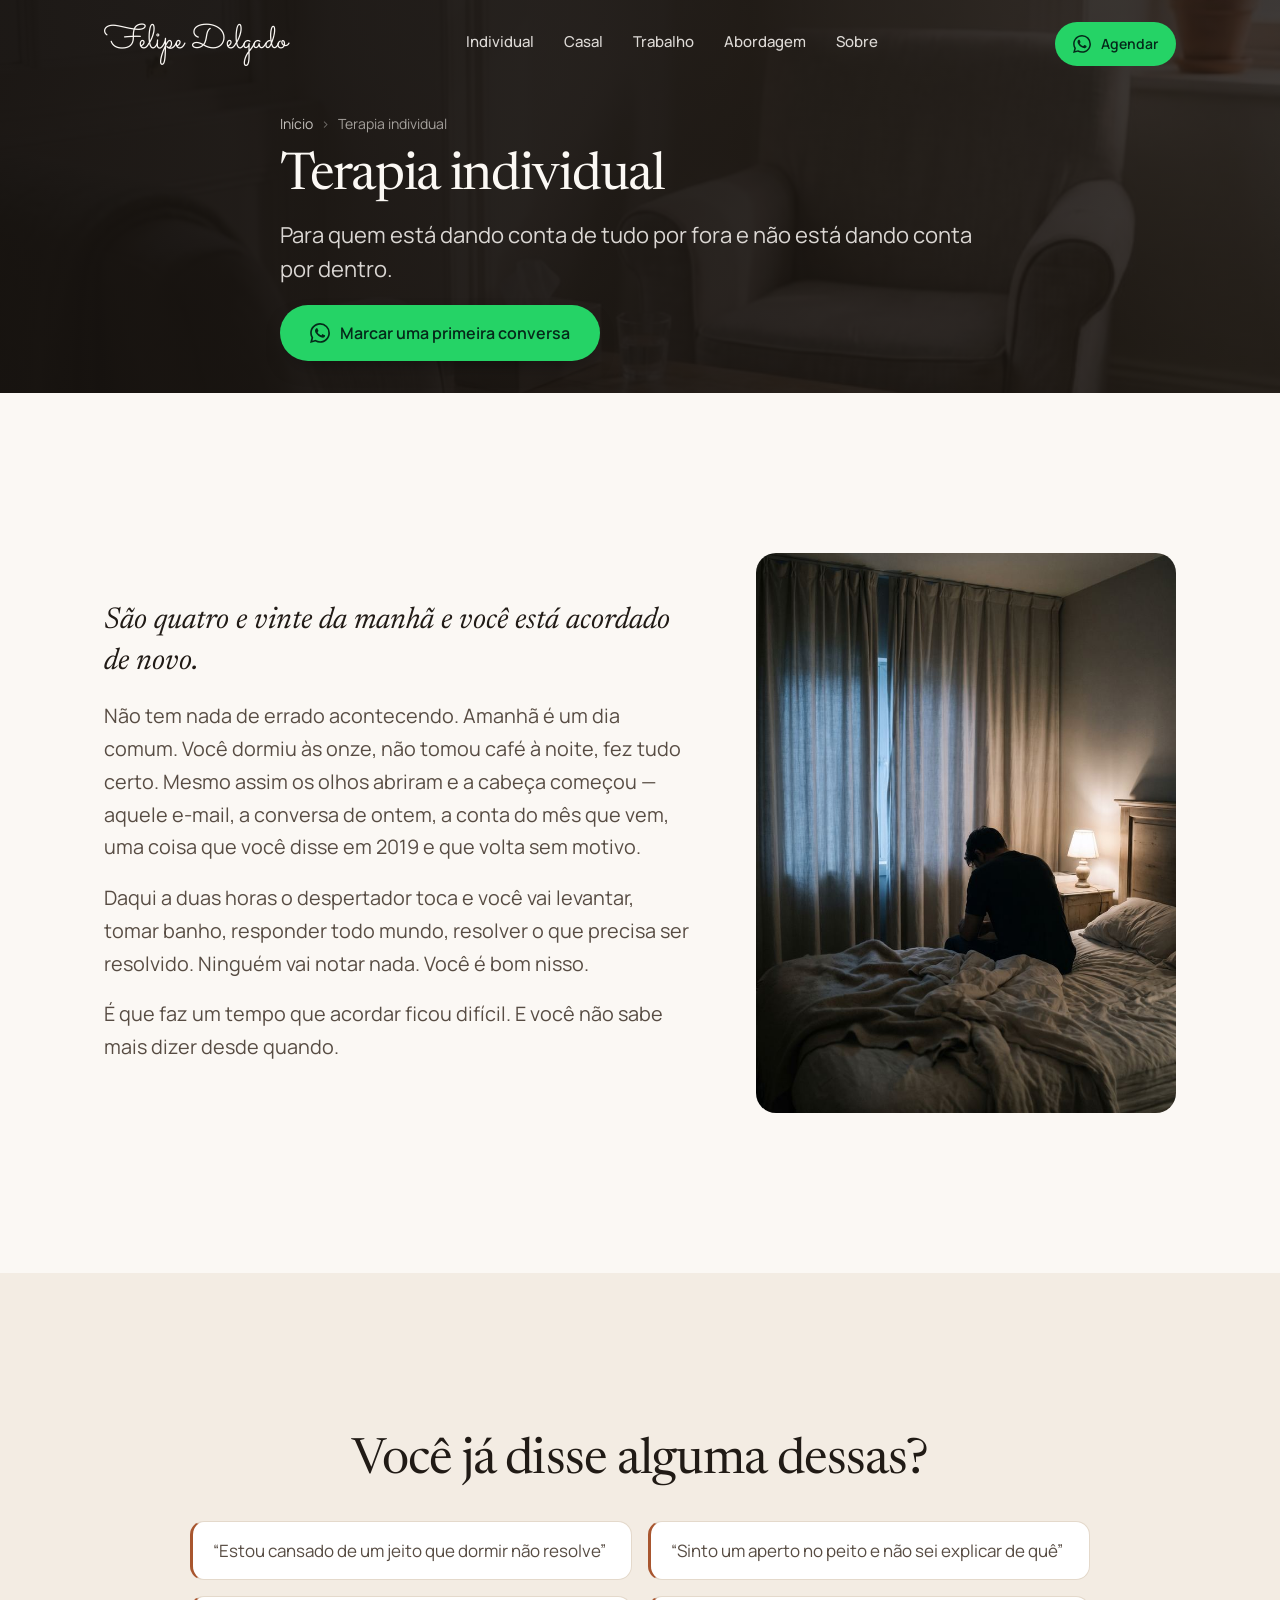
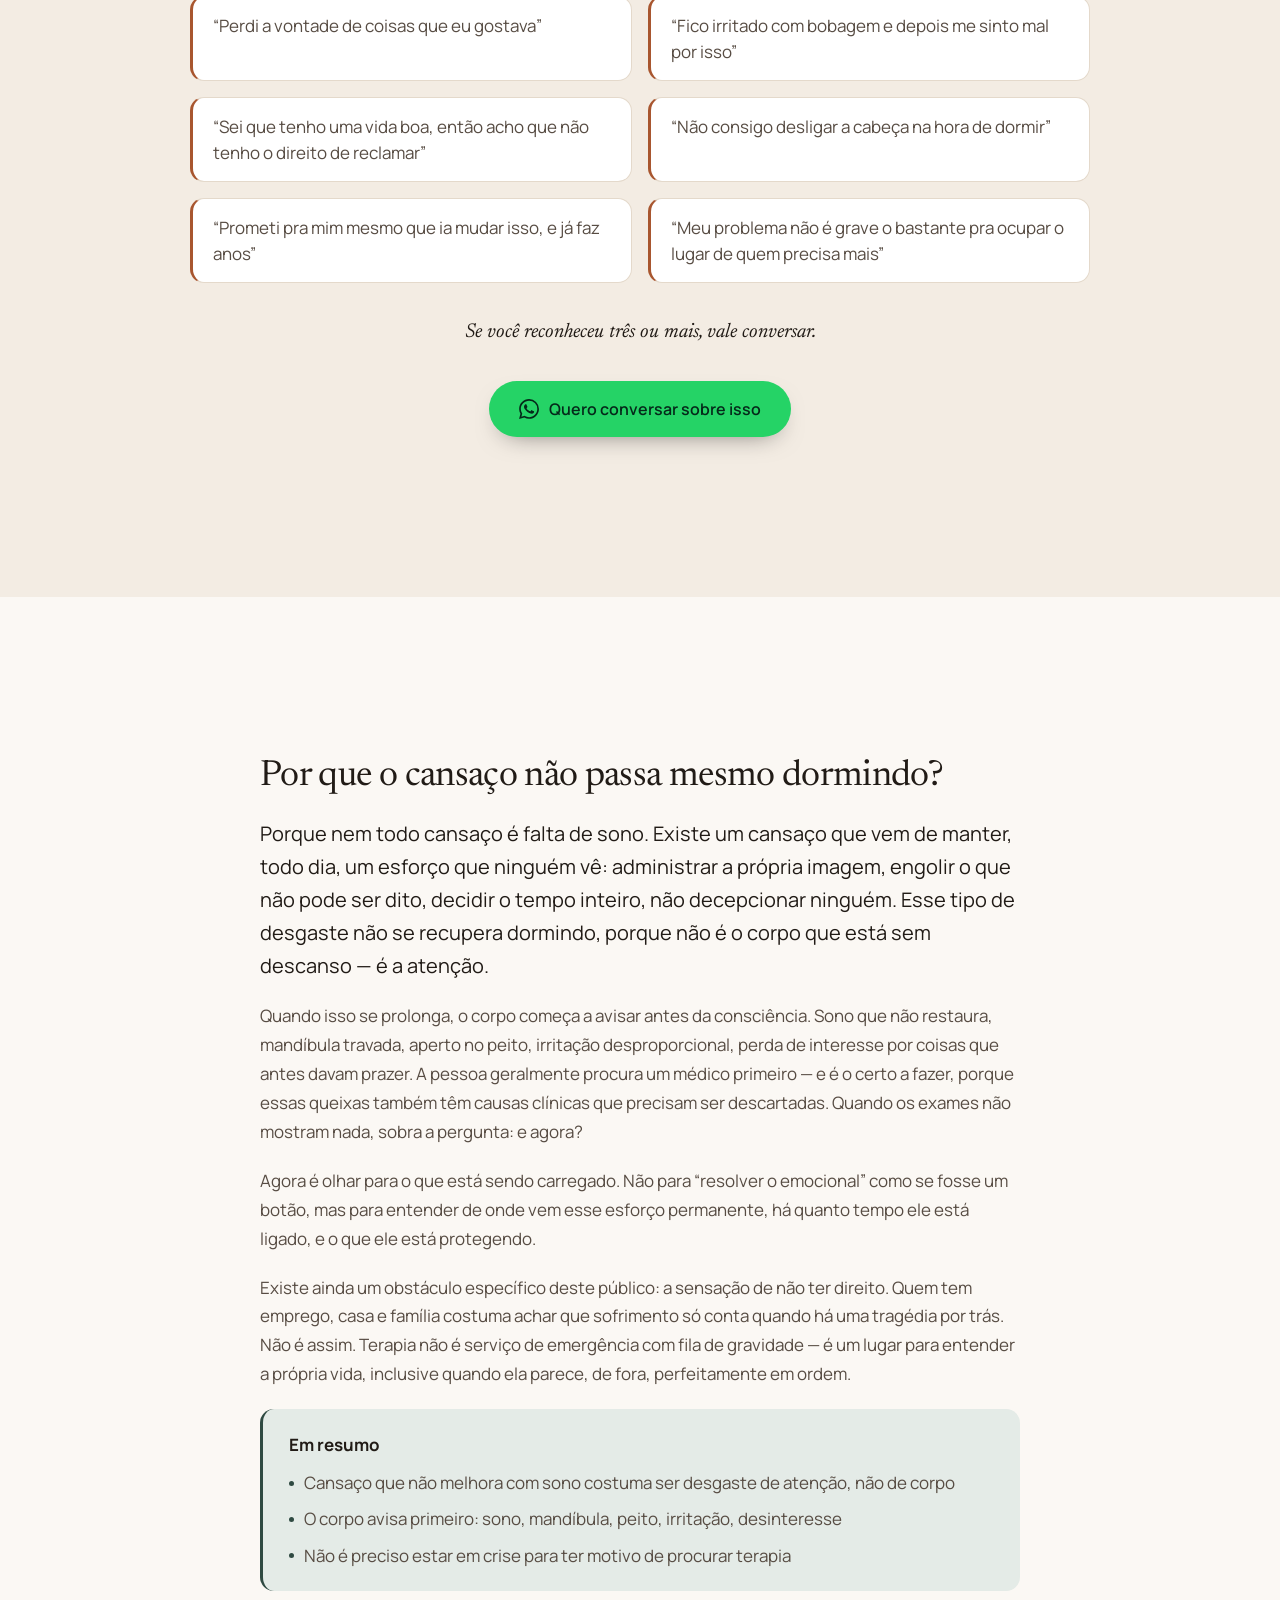
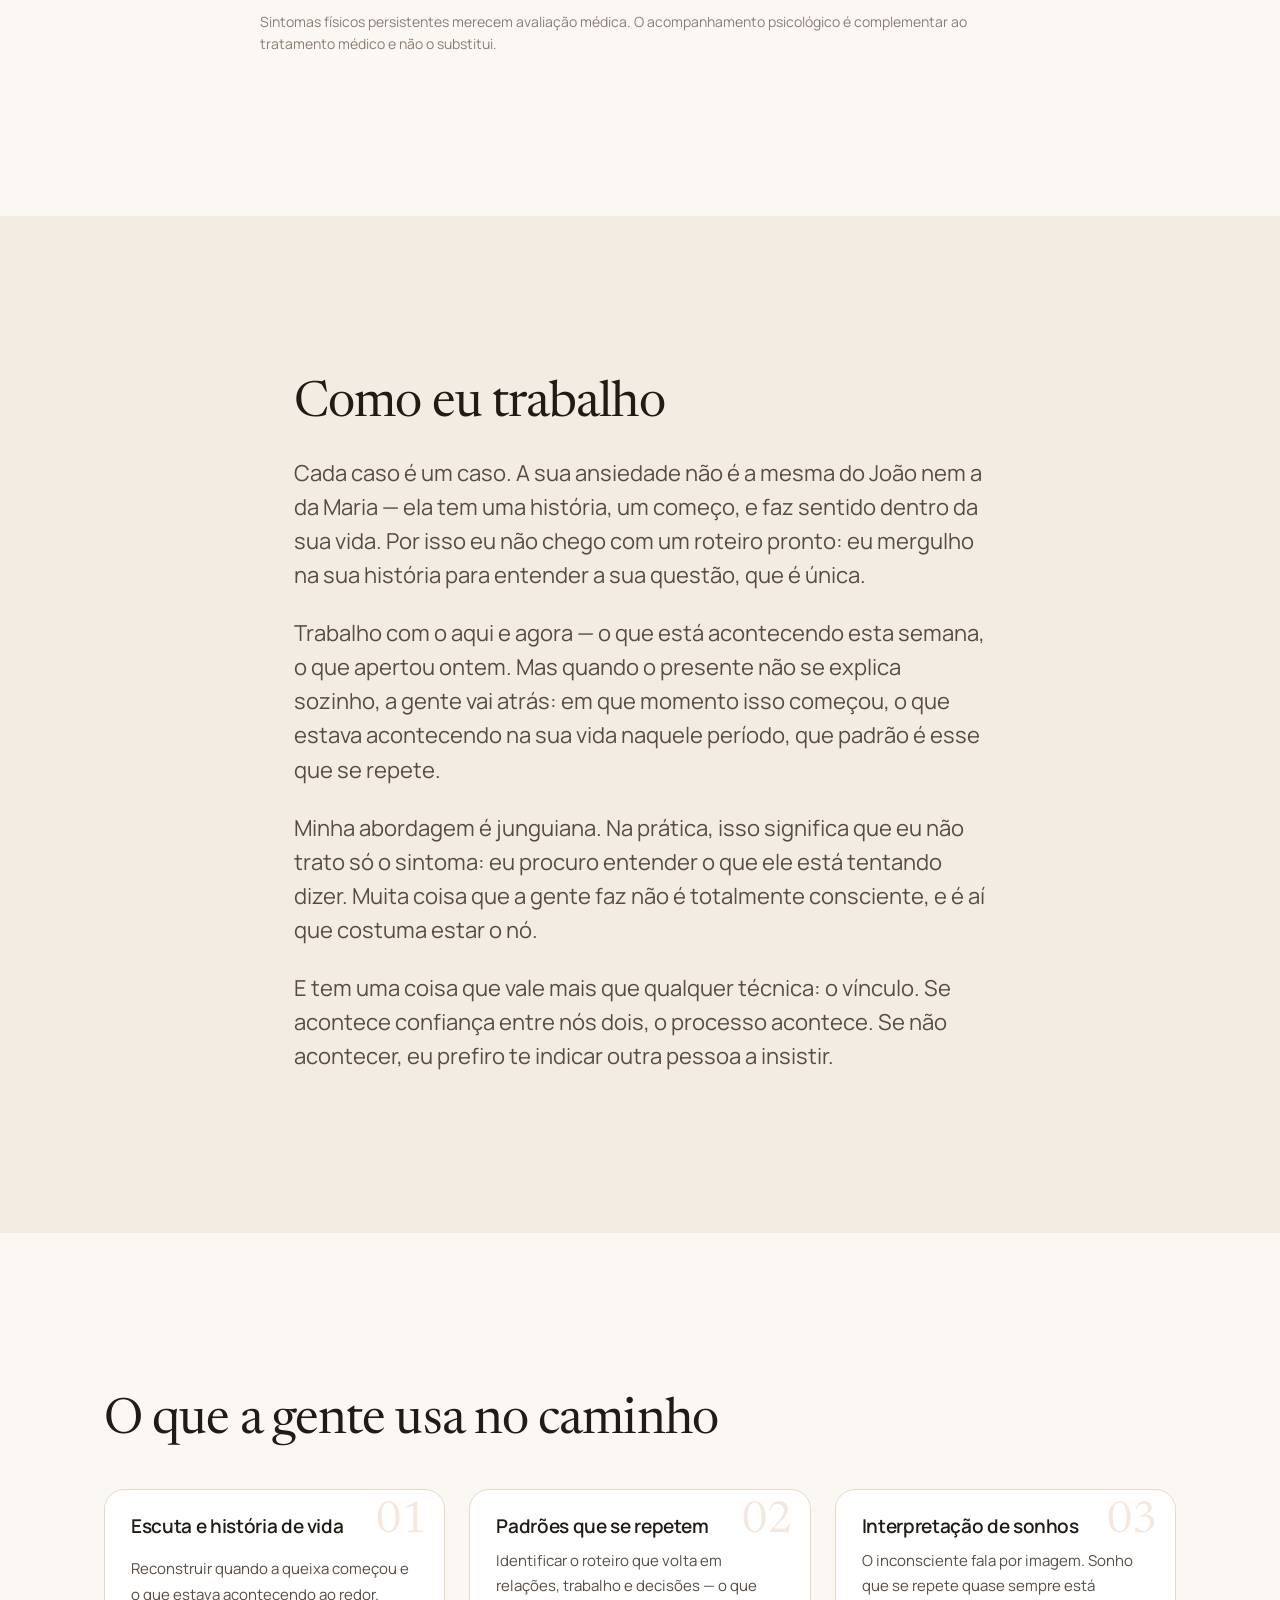
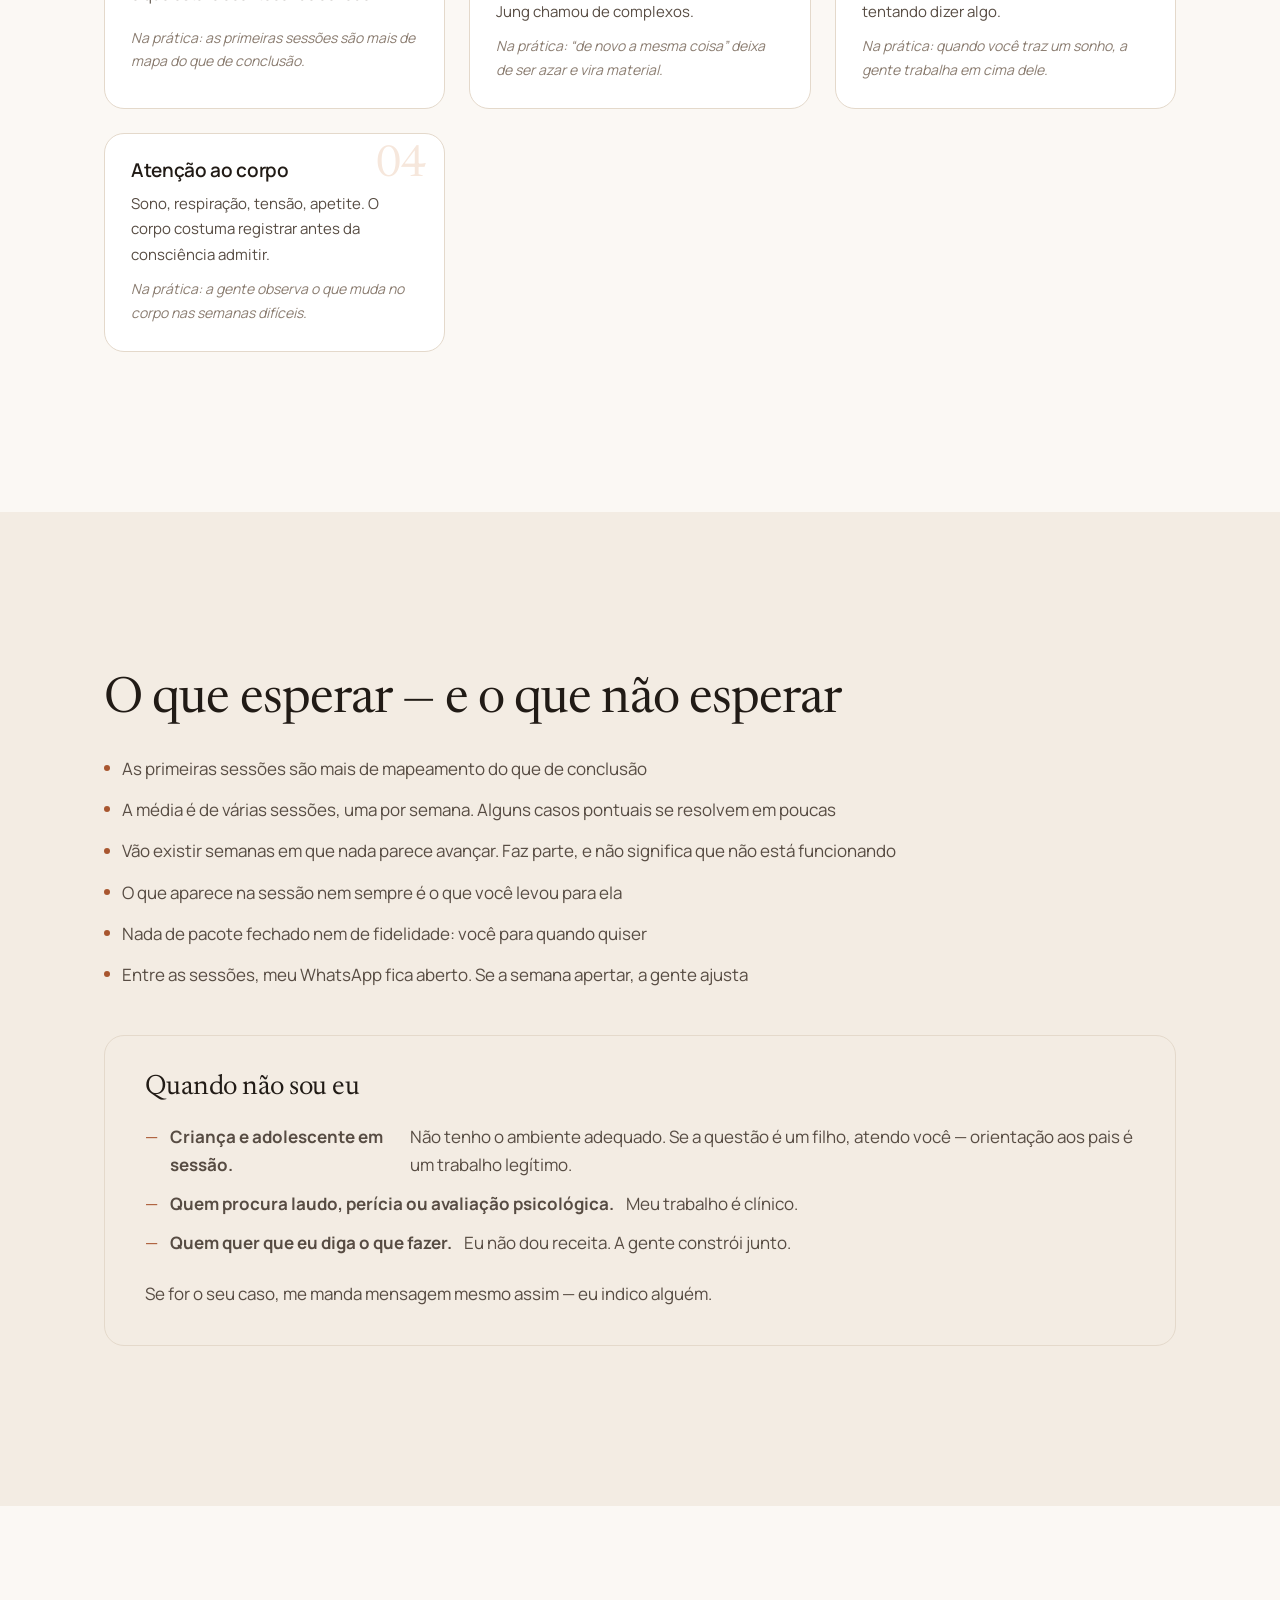
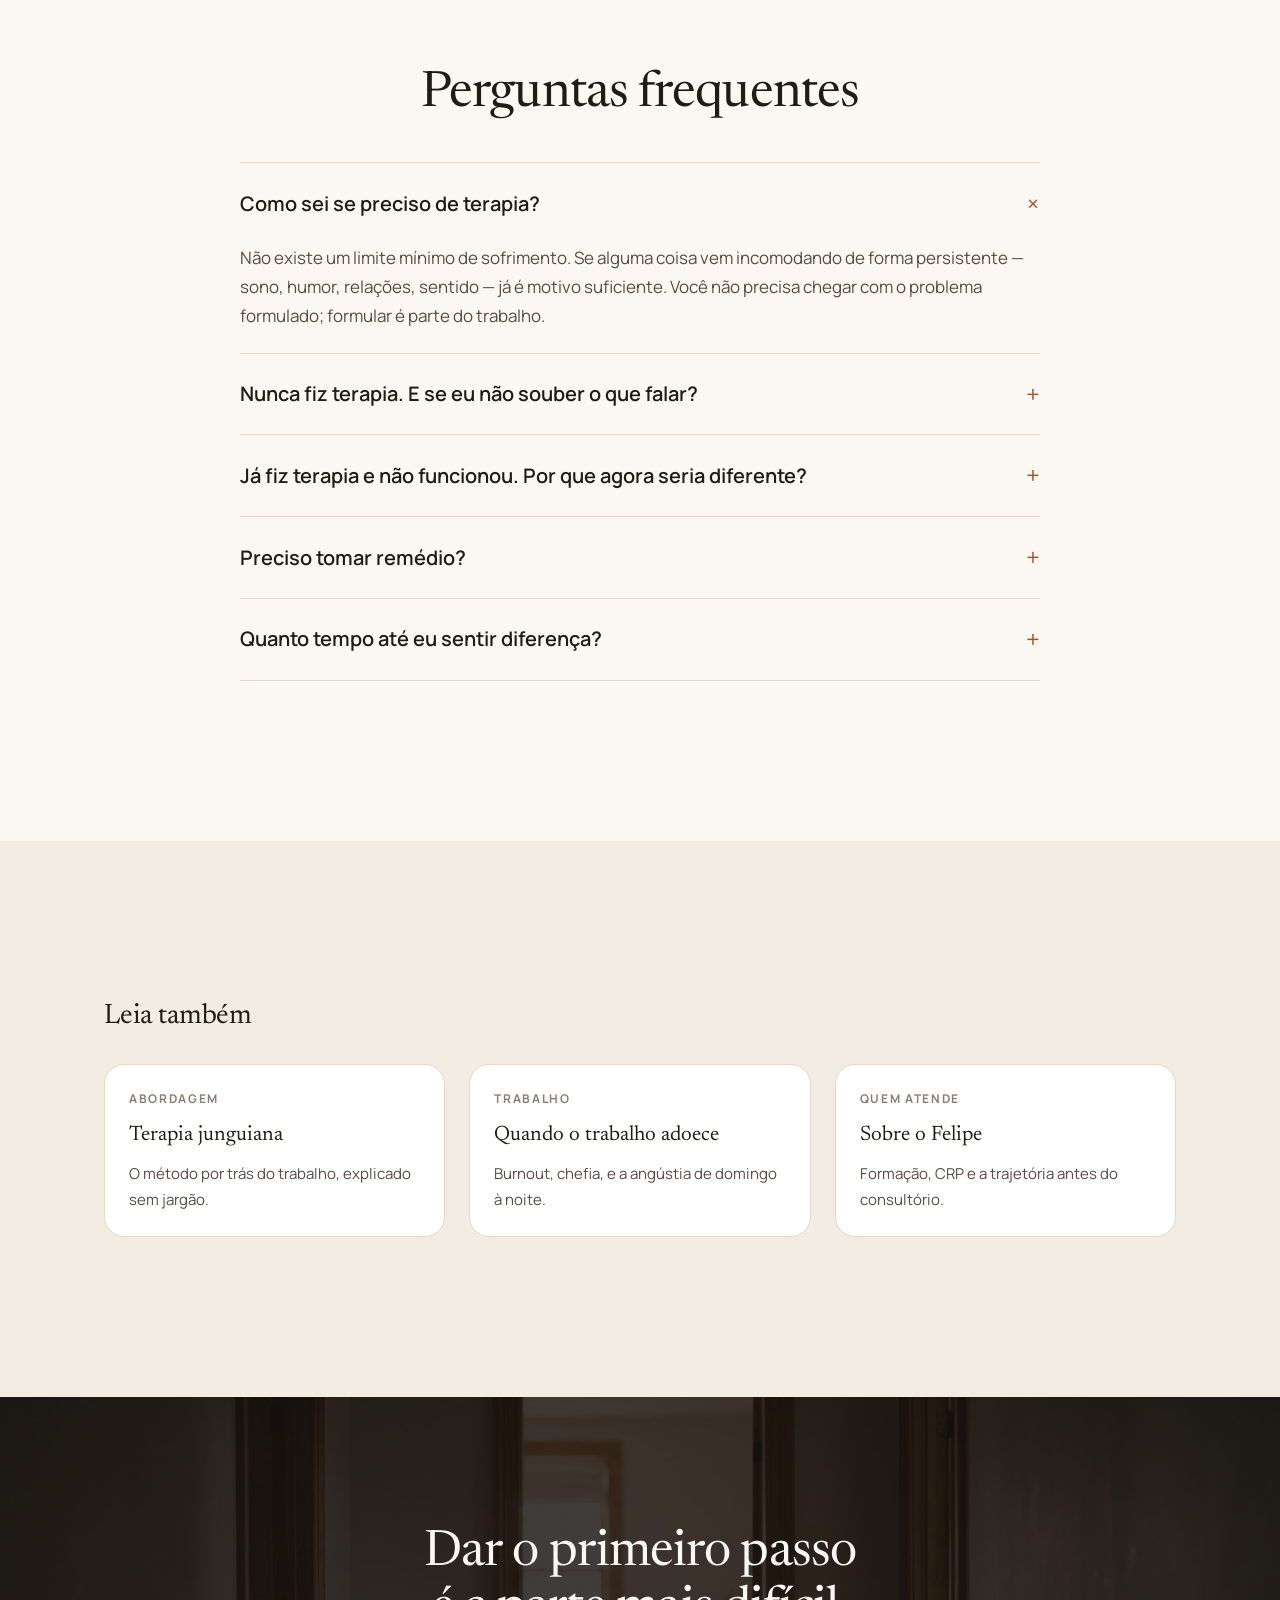
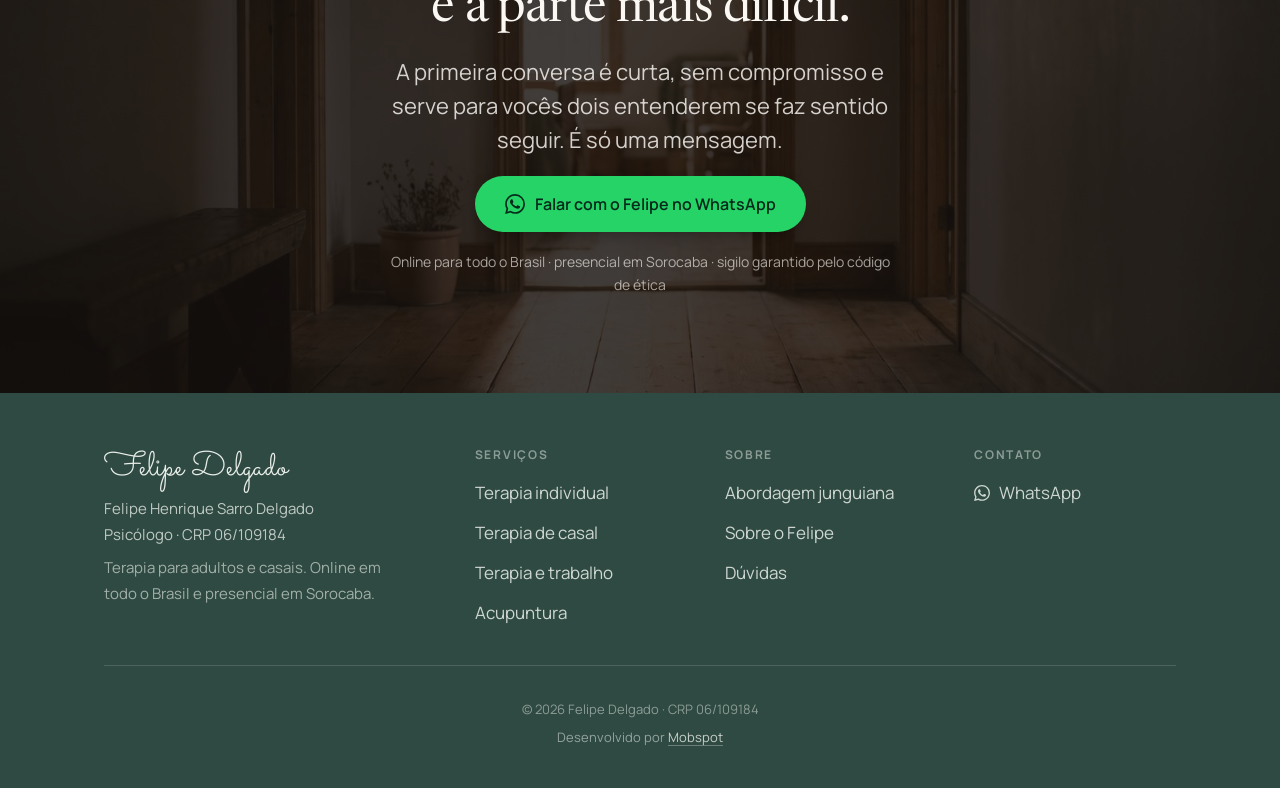
<file: terapia-individual/index.html>
<!doctype html>
<html lang="pt-BR">
<head>
<meta charset="utf-8">
<meta name="viewport" content="width=device-width, initial-scale=1, viewport-fit=cover">
<title>Terapia individual online para adultos — Felipe Delgado</title>
<meta name="description" content="Terapia individual online para adultos: cansaço que não passa, ansiedade, vazio, padrões que se repetem. Psicólogo junguiano, sessões de uma hora.">
<link rel="canonical" href="https://felipedelgadopsicologo.com.br/terapia-individual/">
<meta property="og:type" content="article">
<meta property="og:title" content="Terapia individual online para adultos — Felipe Delgado">
<meta property="og:description" content="Terapia individual online para adultos: cansaço que não passa, ansiedade, vazio, padrões que se repetem. Psicólogo junguiano, sessões de uma hora.">
<meta property="og:image" content="https://felipedelgadopsicologo.com.br/assets/og-individual.jpg">
<meta property="og:image:width" content="1200">
<meta property="og:image:height" content="630">
<meta property="og:url" content="https://felipedelgadopsicologo.com.br/terapia-individual/">
<meta name="twitter:card" content="summary_large_image">
<meta property="og:locale" content="pt_BR">
<meta name="theme-color" content="#FBF8F4">
<link rel="preconnect" href="https://fonts.googleapis.com">
<link rel="preconnect" href="https://fonts.gstatic.com" crossorigin>
<link href="https://fonts.googleapis.com/css2?family=Newsreader:ital,opsz,wght@0,6..72,400;0,6..72,500;1,6..72,400&family=Manrope:wght@400;500;600;700&family=Sacramento&display=swap" rel="stylesheet">
<link rel="stylesheet" href="../assets/style.css">
<script src="../assets/app.js" defer></script>
</head>
<body>
<a class="skip" href="#main">Pular para o conteúdo</a>

<section class="band-hero">
  <img src="../assets/card-individual.jpg" alt="" fetchpriority="high">
  <div class="veil"></div>
  <header>
    <div class="wrap nav">
      <a class="mark" href="../">Felipe Delgado</a>
      <nav class="menu" aria-label="Principal">
        <a href="../terapia-individual/" aria-current="page">Individual</a>
        <a href="../terapia-de-casal/">Casal</a>
        <a href="../terapia-e-trabalho/">Trabalho</a>
        <a href="../terapia-junguiana/">Abordagem</a>
        <a href="../sobre/">Sobre</a>
      </nav>
      <div class="navtools">
        <a class="btn wa" href="https://wa.me/5535920013172?text=Oi%2C%20Felipe.%20Vim%20pelo%20site%20e%20queria%20agendar%20uma%20conversa." target="_blank" rel="noopener"><svg width="18" height="18" viewBox="0 0 24 24" fill="currentColor" aria-hidden="true"><path d="M17.472 14.382c-.297-.149-1.758-.867-2.03-.967-.273-.099-.471-.148-.67.15-.197.297-.767.966-.94 1.164-.173.199-.347.223-.644.075-.297-.15-1.255-.463-2.39-1.475-.883-.788-1.48-1.761-1.653-2.059-.173-.297-.018-.458.13-.606.134-.133.298-.347.446-.52.149-.174.198-.298.298-.497.099-.198.05-.371-.025-.52-.075-.149-.669-1.612-.916-2.207-.242-.579-.487-.5-.669-.51-.173-.008-.371-.01-.57-.01-.198 0-.52.074-.792.372-.272.297-1.04 1.016-1.04 2.479 0 1.462 1.065 2.875 1.213 3.074.149.198 2.096 3.2 5.077 4.487.709.306 1.262.489 1.694.625.712.227 1.36.195 1.871.118.571-.085 1.758-.719 2.006-1.413.248-.694.248-1.289.173-1.413-.074-.124-.272-.198-.57-.347m-5.421 7.403h-.004a9.87 9.87 0 01-5.031-1.378l-.361-.214-3.741.982.998-3.648-.235-.374a9.86 9.86 0 01-1.51-5.26c.001-5.45 4.436-9.884 9.888-9.884 2.64 0 5.122 1.03 6.988 2.898a9.825 9.825 0 012.893 6.994c-.003 5.45-4.437 9.884-9.885 9.884m8.413-18.297A11.815 11.815 0 0012.05 0C5.495 0 .16 5.335.157 11.892c0 2.096.547 4.142 1.588 5.945L.057 24l6.305-1.654a11.882 11.882 0 005.683 1.448h.005c6.554 0 11.89-5.335 11.893-11.893a11.821 11.821 0 00-3.48-8.413Z"/></svg><span>Agendar</span></a>
        <button class="burger" id="open" aria-label="Abrir menu" aria-expanded="false"><span></span><span></span></button>
      </div>
    </div>
  </header>
  <div class="wrap">
    <div class="band-in">
      <p class="crumb"><a href="../">Início</a><span>›</span>Terapia individual</p>
      <h1>Terapia individual</h1>
      <p class="lead">Para quem está dando conta de tudo por fora e não está dando conta por dentro.</p>
      <a class="btn wa" href="https://wa.me/5535920013172?text=Oi%2C%20Felipe.%20Vim%20pela%20p%C3%A1gina%20de%20terapia%20individual%20e%20queria%20conversar." target="_blank" rel="noopener"><svg width="20" height="20" viewBox="0 0 24 24" fill="currentColor" aria-hidden="true"><path d="M17.472 14.382c-.297-.149-1.758-.867-2.03-.967-.273-.099-.471-.148-.67.15-.197.297-.767.966-.94 1.164-.173.199-.347.223-.644.075-.297-.15-1.255-.463-2.39-1.475-.883-.788-1.48-1.761-1.653-2.059-.173-.297-.018-.458.13-.606.134-.133.298-.347.446-.52.149-.174.198-.298.298-.497.099-.198.05-.371-.025-.52-.075-.149-.669-1.612-.916-2.207-.242-.579-.487-.5-.669-.51-.173-.008-.371-.01-.57-.01-.198 0-.52.074-.792.372-.272.297-1.04 1.016-1.04 2.479 0 1.462 1.065 2.875 1.213 3.074.149.198 2.096 3.2 5.077 4.487.709.306 1.262.489 1.694.625.712.227 1.36.195 1.871.118.571-.085 1.758-.719 2.006-1.413.248-.694.248-1.289.173-1.413-.074-.124-.272-.198-.57-.347m-5.421 7.403h-.004a9.87 9.87 0 01-5.031-1.378l-.361-.214-3.741.982.998-3.648-.235-.374a9.86 9.86 0 01-1.51-5.26c.001-5.45 4.436-9.884 9.888-9.884 2.64 0 5.122 1.03 6.988 2.898a9.825 9.825 0 012.893 6.994c-.003 5.45-4.437 9.884-9.885 9.884m8.413-18.297A11.815 11.815 0 0012.05 0C5.495 0 .16 5.335.157 11.892c0 2.096.547 4.142 1.588 5.945L.057 24l6.305-1.654a11.882 11.882 0 005.683 1.448h.005c6.554 0 11.89-5.335 11.893-11.893a11.821 11.821 0 00-3.48-8.413Z"/></svg>Marcar uma primeira conversa</a>
    </div>
  </div>
</section>

<div id="panel" role="dialog" aria-modal="true" aria-label="Menu">
  <div class="panel-top"><button class="close" id="close" aria-label="Fechar menu">✕</button></div>
  <a href="../terapia-individual/">Individual</a>
  <a href="../terapia-de-casal/">Casal</a>
  <a href="../terapia-e-trabalho/">Trabalho</a>
  <a href="../terapia-junguiana/">Abordagem</a>
  <a href="../sobre/">Sobre</a>
</div>

<main id="main">

<section class="sec">
  <div class="wrap cena">
    <div class="cena-txt">
      <p class="abre">São quatro e vinte da manhã e você está acordado de novo.</p>
        <p>Não tem nada de errado acontecendo. Amanhã é um dia comum. Você dormiu às onze, não tomou café à noite, fez tudo certo. Mesmo assim os olhos abriram e a cabeça começou — aquele e-mail, a conversa de ontem, a conta do mês que vem, uma coisa que você disse em 2019 e que volta sem motivo.</p>
        <p>Daqui a duas horas o despertador toca e você vai levantar, tomar banho, responder todo mundo, resolver o que precisa ser resolvido. Ninguém vai notar nada. Você é bom nisso.</p>
        <p>É que faz um tempo que acordar ficou difícil. E você não sabe mais dizer desde quando.</p>
    </div>
    <img src="../assets/cena-individual.jpg" alt="Silhueta de uma pessoa sentada na beira da cama ao amanhecer, de costas" loading="lazy" width="720" height="960">
  </div>
</section>

<section class="sec alt">
  <div class="wrap" style="display:grid;gap:32px;justify-items:center">
    <h2 style="text-align:center">Você já disse alguma dessas?</h2>
    <ul class="espelho" style="width:100%;max-width:900px">
        <li>“Estou cansado de um jeito que dormir não resolve”</li>
        <li>“Sinto um aperto no peito e não sei explicar de quê”</li>
        <li>“Perdi a vontade de coisas que eu gostava”</li>
        <li>“Fico irritado com bobagem e depois me sinto mal por isso”</li>
        <li>“Sei que tenho uma vida boa, então acho que não tenho o direito de reclamar”</li>
        <li>“Não consigo desligar a cabeça na hora de dormir”</li>
        <li>“Prometi pra mim mesmo que ia mudar isso, e já faz anos”</li>
        <li>“Meu problema não é grave o bastante pra ocupar o lugar de quem precisa mais”</li>
    </ul>
    <p class="fecho">Se você reconheceu três ou mais, vale conversar.</p>
    <a class="btn wa" href="https://wa.me/5535920013172?text=Oi%2C%20Felipe.%20Vim%20pela%20p%C3%A1gina%20de%20terapia%20individual%20e%20me%20reconheci%20em%20algumas%20coisas." target="_blank" rel="noopener"><svg width="20" height="20" viewBox="0 0 24 24" fill="currentColor" aria-hidden="true"><path d="M17.472 14.382c-.297-.149-1.758-.867-2.03-.967-.273-.099-.471-.148-.67.15-.197.297-.767.966-.94 1.164-.173.199-.347.223-.644.075-.297-.15-1.255-.463-2.39-1.475-.883-.788-1.48-1.761-1.653-2.059-.173-.297-.018-.458.13-.606.134-.133.298-.347.446-.52.149-.174.198-.298.298-.497.099-.198.05-.371-.025-.52-.075-.149-.669-1.612-.916-2.207-.242-.579-.487-.5-.669-.51-.173-.008-.371-.01-.57-.01-.198 0-.52.074-.792.372-.272.297-1.04 1.016-1.04 2.479 0 1.462 1.065 2.875 1.213 3.074.149.198 2.096 3.2 5.077 4.487.709.306 1.262.489 1.694.625.712.227 1.36.195 1.871.118.571-.085 1.758-.719 2.006-1.413.248-.694.248-1.289.173-1.413-.074-.124-.272-.198-.57-.347m-5.421 7.403h-.004a9.87 9.87 0 01-5.031-1.378l-.361-.214-3.741.982.998-3.648-.235-.374a9.86 9.86 0 01-1.51-5.26c.001-5.45 4.436-9.884 9.888-9.884 2.64 0 5.122 1.03 6.988 2.898a9.825 9.825 0 012.893 6.994c-.003 5.45-4.437 9.884-9.885 9.884m8.413-18.297A11.815 11.815 0 0012.05 0C5.495 0 .16 5.335.157 11.892c0 2.096.547 4.142 1.588 5.945L.057 24l6.305-1.654a11.882 11.882 0 005.683 1.448h.005c6.554 0 11.89-5.335 11.893-11.893a11.821 11.821 0 00-3.48-8.413Z"/></svg>Quero conversar sobre isso</a>
  </div>
</section>

<section class="sec">
  <div class="wrap" style="display:grid;gap:56px">

  <div class="geo">
    <h2>Por que o cansaço não passa mesmo dormindo?</h2>
    <p class="resposta">Porque nem todo cansaço é falta de sono. Existe um cansaço que vem de manter, todo dia, um esforço que ninguém vê: administrar a própria imagem, engolir o que não pode ser dito, decidir o tempo inteiro, não decepcionar ninguém. Esse tipo de desgaste não se recupera dormindo, porque não é o corpo que está sem descanso — é a atenção.</p>
    <p>Quando isso se prolonga, o corpo começa a avisar antes da consciência. Sono que não restaura, mandíbula travada, aperto no peito, irritação desproporcional, perda de interesse por coisas que antes davam prazer. A pessoa geralmente procura um médico primeiro — e é o certo a fazer, porque essas queixas também têm causas clínicas que precisam ser descartadas. Quando os exames não mostram nada, sobra a pergunta: e agora?</p>
    <p>Agora é olhar para o que está sendo carregado. Não para “resolver o emocional” como se fosse um botão, mas para entender de onde vem esse esforço permanente, há quanto tempo ele está ligado, e o que ele está protegendo.</p>
    <p>Existe ainda um obstáculo específico deste público: a sensação de não ter direito. Quem tem emprego, casa e família costuma achar que sofrimento só conta quando há uma tragédia por trás. Não é assim. Terapia não é serviço de emergência com fila de gravidade — é um lugar para entender a própria vida, inclusive quando ela parece, de fora, perfeitamente em ordem.</p>
    <ul class="resumo">
      <strong>Em resumo</strong>
      <li>Cansaço que não melhora com sono costuma ser desgaste de atenção, não de corpo</li>
      <li>O corpo avisa primeiro: sono, mandíbula, peito, irritação, desinteresse</li>
      <li>Não é preciso estar em crise para ter motivo de procurar terapia</li>
    </ul>
    <p class="ressalva">Sintomas físicos persistentes merecem avaliação médica. O acompanhamento psicológico é complementar ao tratamento médico e não o substitui.</p>
  </div>

  </div>
</section>

<section class="sec alt">
  <div class="wrap" style="display:grid;gap:24px;max-width:820px">
    <h2>Como eu trabalho</h2>
    <p class="lead">Cada caso é um caso. A sua ansiedade não é a mesma do João nem a da Maria — ela tem uma história, um começo, e faz sentido dentro da sua vida. Por isso eu não chego com um roteiro pronto: eu mergulho na sua história para entender a sua questão, que é única.</p>
    <p class="lead">Trabalho com o aqui e agora — o que está acontecendo esta semana, o que apertou ontem. Mas quando o presente não se explica sozinho, a gente vai atrás: em que momento isso começou, o que estava acontecendo na sua vida naquele período, que padrão é esse que se repete.</p>
    <p class="lead">Minha abordagem é junguiana. Na prática, isso significa que eu não trato só o sintoma: eu procuro entender o que ele está tentando dizer. Muita coisa que a gente faz não é totalmente consciente, e é aí que costuma estar o nó.</p>
    <p class="lead">E tem uma coisa que vale mais que qualquer técnica: o vínculo. Se acontece confiança entre nós dois, o processo acontece. Se não acontecer, eu prefiro te indicar outra pessoa a insistir.</p>
  </div>
</section>

<section class="sec">
  <div class="wrap" style="display:grid;gap:40px">
    <h2>O que a gente usa no caminho</h2>
    <div class="tecnicas">
      <div class="tec"><span class="n">01</span>
        <h3>Escuta e história de vida</h3><p>Reconstruir quando a queixa começou e o que estava acontecendo ao redor.</p><p class="pratica">Na prática: as primeiras sessões são mais de mapa do que de conclusão.</p></div>
      <div class="tec"><span class="n">02</span>
        <h3>Padrões que se repetem</h3><p>Identificar o roteiro que volta em relações, trabalho e decisões — o que Jung chamou de complexos.</p><p class="pratica">Na prática: “de novo a mesma coisa” deixa de ser azar e vira material.</p></div>
      <div class="tec"><span class="n">03</span>
        <h3>Interpretação de sonhos</h3><p>O inconsciente fala por imagem. Sonho que se repete quase sempre está tentando dizer algo.</p><p class="pratica">Na prática: quando você traz um sonho, a gente trabalha em cima dele.</p></div>
      <div class="tec"><span class="n">04</span>
        <h3>Atenção ao corpo</h3><p>Sono, respiração, tensão, apetite. O corpo costuma registrar antes da consciência admitir.</p><p class="pratica">Na prática: a gente observa o que muda no corpo nas semanas difíceis.</p></div>
    </div>
  </div>
</section>

<section class="sec alt">
  <div class="wrap" style="display:grid;gap:40px;grid-template-columns:1fr">
    <div style="display:grid;gap:20px;max-width:820px">
      <h2>O que esperar — e o que não esperar</h2>
      <ul class="esperar">
        <li>As primeiras sessões são mais de mapeamento do que de conclusão</li>
        <li>A média é de várias sessões, uma por semana. Alguns casos pontuais se resolvem em poucas</li>
        <li>Vão existir semanas em que nada parece avançar. Faz parte, e não significa que não está funcionando</li>
        <li>O que aparece na sessão nem sempre é o que você levou para ela</li>
        <li>Nada de pacote fechado nem de fidelidade: você para quando quiser</li>
        <li>Entre as sessões, meu WhatsApp fica aberto. Se a semana apertar, a gente ajusta</li>
      </ul>
    </div>
    <div class="naoe">
      <h2>Quando não sou eu</h2>
      <ul>
        <li><strong>Criança e adolescente em sessão.</strong> Não tenho o ambiente adequado. Se a questão é um filho, atendo você — orientação aos pais é um trabalho legítimo.</li>
        <li><strong>Quem procura laudo, perícia ou avaliação psicológica.</strong> Meu trabalho é clínico.</li>
        <li><strong>Quem quer que eu diga o que fazer.</strong> Eu não dou receita. A gente constrói junto.</li>
      </ul>
      <p style="margin-top:4px">Se for o seu caso, me manda mensagem mesmo assim — eu indico alguém.</p>
    </div>
  </div>
</section>

<section class="sec">
  <div class="wrap" style="display:grid;gap:40px;justify-items:center">
    <h2>Perguntas frequentes</h2>
    <div class="faq" style="width:100%">
      <details open><summary>Como sei se preciso de terapia?</summary><p class="ans">Não existe um limite mínimo de sofrimento. Se alguma coisa vem incomodando de forma persistente — sono, humor, relações, sentido — já é motivo suficiente. Você não precisa chegar com o problema formulado; formular é parte do trabalho.</p></details>
      <details><summary>Nunca fiz terapia. E se eu não souber o que falar?</summary><p class="ans">É o mais comum. Ninguém chega sabendo. A primeira conversa serve justamente pra isso: eu pergunto, você responde o que conseguir, e a gente vai encontrando por onde começar.</p></details>
      <details><summary>Já fiz terapia e não funcionou. Por que agora seria diferente?</summary><p class="ans">Pode ter sido a abordagem, pode ter sido o momento, e muitas vezes é o vínculo — que é o fator que mais pesa. Vale me contar como foi. Se depois da primeira conversa você sentir que não é comigo, eu te indico outra pessoa sem problema nenhum.</p></details>
      <details><summary>Preciso tomar remédio?</summary><p class="ans">Quem prescreve é médico, não psicólogo. Se eu achar que uma avaliação psiquiátrica pode ajudar, eu digo com clareza — e o acompanhamento psicológico funciona junto com o tratamento médico, nunca no lugar dele.</p></details>
      <details><summary>Quanto tempo até eu sentir diferença?</summary><p class="ans">Varia muito e eu não trabalho com prazo. Algumas pessoas percebem alívio já nas primeiras semanas só por ter onde falar; mudanças mais profundas levam mais tempo.</p></details>
    </div>
  </div>
</section>

<section class="sec alt">
  <div class="wrap" style="display:grid;gap:32px">
    <h2 style="font-size:clamp(1.375rem,1.1rem + 1vw,1.75rem)">Leia também</h2>
    <div class="leia">
      <a href="../terapia-junguiana/"><span class="k">Abordagem</span><span class="t">Terapia junguiana</span><span class="d">O método por trás do trabalho, explicado sem jargão.</span></a>
      <a href="../terapia-e-trabalho/"><span class="k">Trabalho</span><span class="t">Quando o trabalho adoece</span><span class="d">Burnout, chefia, e a angústia de domingo à noite.</span></a>
      <a href="../sobre/"><span class="k">Quem atende</span><span class="t">Sobre o Felipe</span><span class="d">Formação, CRP e a trajetória antes do consultório.</span></a>
    </div>
  </div>
</section>

</main>

<section class="final last">
  <img src="../assets/cta-porta.jpg" alt="" loading="lazy" width="1600" height="893">
  <div class="veil2"></div>
  <div class="wrap">
    <h2>Dar o primeiro passo é a parte mais difícil.</h2>
    <p class="lead">A primeira conversa é curta, sem compromisso e serve para vocês dois entenderem se faz sentido seguir. É só uma mensagem.</p>
    <a class="btn wa" href="https://wa.me/5535920013172?text=Oi%2C%20Felipe.%20Vim%20pela%20p%C3%A1gina%20de%20terapia%20individual%20e%20quero%20dar%20o%20primeiro%20passo." target="_blank" rel="noopener"><svg width="20" height="20" viewBox="0 0 24 24" fill="currentColor" aria-hidden="true"><path d="M17.472 14.382c-.297-.149-1.758-.867-2.03-.967-.273-.099-.471-.148-.67.15-.197.297-.767.966-.94 1.164-.173.199-.347.223-.644.075-.297-.15-1.255-.463-2.39-1.475-.883-.788-1.48-1.761-1.653-2.059-.173-.297-.018-.458.13-.606.134-.133.298-.347.446-.52.149-.174.198-.298.298-.497.099-.198.05-.371-.025-.52-.075-.149-.669-1.612-.916-2.207-.242-.579-.487-.5-.669-.51-.173-.008-.371-.01-.57-.01-.198 0-.52.074-.792.372-.272.297-1.04 1.016-1.04 2.479 0 1.462 1.065 2.875 1.213 3.074.149.198 2.096 3.2 5.077 4.487.709.306 1.262.489 1.694.625.712.227 1.36.195 1.871.118.571-.085 1.758-.719 2.006-1.413.248-.694.248-1.289.173-1.413-.074-.124-.272-.198-.57-.347m-5.421 7.403h-.004a9.87 9.87 0 01-5.031-1.378l-.361-.214-3.741.982.998-3.648-.235-.374a9.86 9.86 0 01-1.51-5.26c.001-5.45 4.436-9.884 9.888-9.884 2.64 0 5.122 1.03 6.988 2.898a9.825 9.825 0 012.893 6.994c-.003 5.45-4.437 9.884-9.885 9.884m8.413-18.297A11.815 11.815 0 0012.05 0C5.495 0 .16 5.335.157 11.892c0 2.096.547 4.142 1.588 5.945L.057 24l6.305-1.654a11.882 11.882 0 005.683 1.448h.005c6.554 0 11.89-5.335 11.893-11.893a11.821 11.821 0 00-3.48-8.413Z"/></svg>Falar com o Felipe no WhatsApp</a>
    <p class="small">Online para todo o Brasil · presencial em Sorocaba · sigilo garantido pelo código de ética</p>
  </div>
</section>
<footer>
  <div class="wrap">
    <div class="fgrid">
      <div>
        <p class="mark">Felipe Delgado</p>
        <p style="font-size:.9375rem;color:rgba(232,237,233,.78);margin-top:8px">Felipe Henrique Sarro Delgado<br>Psicólogo · CRP 06/109184</p>
        <p style="font-size:.9375rem;color:rgba(232,237,233,.62);margin-top:8px;max-width:280px">Terapia para adultos e casais. Online em todo o Brasil e presencial em Sorocaba.</p>
      </div>
      <div>
        <h4>Serviços</h4>
        <p><a href="../terapia-individual/">Terapia individual</a></p>
        <p><a href="../terapia-de-casal/">Terapia de casal</a></p>
        <p><a href="../terapia-e-trabalho/">Terapia e trabalho</a></p>
        <p><a href="../acupuntura/">Acupuntura</a></p>
      </div>
      <div>
        <h4>Sobre</h4>
        <p><a href="../terapia-junguiana/">Abordagem junguiana</a></p>
        <p><a href="../sobre/">Sobre o Felipe</a></p>
        <p><a href="../#faq">Dúvidas</a></p>
      </div>
      <div>
        <h4>Contato</h4>
        <p><a href="https://wa.me/5535920013172" target="_blank" rel="noopener"><svg width="16" height="16" viewBox="0 0 24 24" fill="currentColor" aria-hidden="true"><path d="M17.472 14.382c-.297-.149-1.758-.867-2.03-.967-.273-.099-.471-.148-.67.15-.197.297-.767.966-.94 1.164-.173.199-.347.223-.644.075-.297-.15-1.255-.463-2.39-1.475-.883-.788-1.48-1.761-1.653-2.059-.173-.297-.018-.458.13-.606.134-.133.298-.347.446-.52.149-.174.198-.298.298-.497.099-.198.05-.371-.025-.52-.075-.149-.669-1.612-.916-2.207-.242-.579-.487-.5-.669-.51-.173-.008-.371-.01-.57-.01-.198 0-.52.074-.792.372-.272.297-1.04 1.016-1.04 2.479 0 1.462 1.065 2.875 1.213 3.074.149.198 2.096 3.2 5.077 4.487.709.306 1.262.489 1.694.625.712.227 1.36.195 1.871.118.571-.085 1.758-.719 2.006-1.413.248-.694.248-1.289.173-1.413-.074-.124-.272-.198-.57-.347m-5.421 7.403h-.004a9.87 9.87 0 01-5.031-1.378l-.361-.214-3.741.982.998-3.648-.235-.374a9.86 9.86 0 01-1.51-5.26c.001-5.45 4.436-9.884 9.888-9.884 2.64 0 5.122 1.03 6.988 2.898a9.825 9.825 0 012.893 6.994c-.003 5.45-4.437 9.884-9.885 9.884m8.413-18.297A11.815 11.815 0 0012.05 0C5.495 0 .16 5.335.157 11.892c0 2.096.547 4.142 1.588 5.945L.057 24l6.305-1.654a11.882 11.882 0 005.683 1.448h.005c6.554 0 11.89-5.335 11.893-11.893a11.821 11.821 0 00-3.48-8.413Z"/></svg>WhatsApp</a></p>
      </div>
    </div>
    <div class="fdiv"></div>
    <p class="copy">© 2026 Felipe Delgado · CRP 06/109184</p>
    <p class="credit">Desenvolvido por <a href="https://mobspot.com.br/?utm_source=felipe-delgado&amp;utm_medium=selo-rodape&amp;utm_campaign=rede-clientes" target="_blank" rel="noopener">Mobspot</a></p>
  </div>
</footer>
<a id="fab" href="https://wa.me/5535920013172?text=Oi%2C%20Felipe.%20Vim%20pelo%20site%20e%20queria%20tirar%20uma%20d%C3%BAvida." target="_blank" rel="noopener" aria-label="Falar no WhatsApp"><svg width="26" height="26" viewBox="0 0 24 24" fill="currentColor" aria-hidden="true"><path d="M17.472 14.382c-.297-.149-1.758-.867-2.03-.967-.273-.099-.471-.148-.67.15-.197.297-.767.966-.94 1.164-.173.199-.347.223-.644.075-.297-.15-1.255-.463-2.39-1.475-.883-.788-1.48-1.761-1.653-2.059-.173-.297-.018-.458.13-.606.134-.133.298-.347.446-.52.149-.174.198-.298.298-.497.099-.198.05-.371-.025-.52-.075-.149-.669-1.612-.916-2.207-.242-.579-.487-.5-.669-.51-.173-.008-.371-.01-.57-.01-.198 0-.52.074-.792.372-.272.297-1.04 1.016-1.04 2.479 0 1.462 1.065 2.875 1.213 3.074.149.198 2.096 3.2 5.077 4.487.709.306 1.262.489 1.694.625.712.227 1.36.195 1.871.118.571-.085 1.758-.719 2.006-1.413.248-.694.248-1.289.173-1.413-.074-.124-.272-.198-.57-.347m-5.421 7.403h-.004a9.87 9.87 0 01-5.031-1.378l-.361-.214-3.741.982.998-3.648-.235-.374a9.86 9.86 0 01-1.51-5.26c.001-5.45 4.436-9.884 9.888-9.884 2.64 0 5.122 1.03 6.988 2.898a9.825 9.825 0 012.893 6.994c-.003 5.45-4.437 9.884-9.885 9.884m8.413-18.297A11.815 11.815 0 0012.05 0C5.495 0 .16 5.335.157 11.892c0 2.096.547 4.142 1.588 5.945L.057 24l6.305-1.654a11.882 11.882 0 005.683 1.448h.005c6.554 0 11.89-5.335 11.893-11.893a11.821 11.821 0 00-3.48-8.413Z"/></svg><span class="fab-txt">Falar no WhatsApp</span></a>

<script type="application/ld+json">{"@context": "https://schema.org", "@type": "BreadcrumbList", "itemListElement": [{"@type": "ListItem", "position": 1, "name": "Início", "item": "https://felipedelgadopsicologo.com.br/"}, {"@type": "ListItem", "position": 2, "name": "Terapia individual", "item": "https://felipedelgadopsicologo.com.br/terapia-individual/"}]}</script>
<script type="application/ld+json">{"@context": "https://schema.org", "@type": "FAQPage", "mainEntity": [{"@type": "Question", "name": "Como sei se preciso de terapia?", "acceptedAnswer": {"@type": "Answer", "text": "Não existe um limite mínimo de sofrimento. Se alguma coisa vem incomodando de forma persistente — sono, humor, relações, sentido — já é motivo suficiente. Você não precisa chegar com o problema formulado; formular é parte do trabalho."}}, {"@type": "Question", "name": "Nunca fiz terapia. E se eu não souber o que falar?", "acceptedAnswer": {"@type": "Answer", "text": "É o mais comum. Ninguém chega sabendo. A primeira conversa serve justamente pra isso: eu pergunto, você responde o que conseguir, e a gente vai encontrando por onde começar."}}, {"@type": "Question", "name": "Já fiz terapia e não funcionou. Por que agora seria diferente?", "acceptedAnswer": {"@type": "Answer", "text": "Pode ter sido a abordagem, pode ter sido o momento, e muitas vezes é o vínculo — que é o fator que mais pesa. Vale me contar como foi. Se depois da primeira conversa você sentir que não é comigo, eu te indico outra pessoa sem problema nenhum."}}, {"@type": "Question", "name": "Preciso tomar remédio?", "acceptedAnswer": {"@type": "Answer", "text": "Quem prescreve é médico, não psicólogo. Se eu achar que uma avaliação psiquiátrica pode ajudar, eu digo com clareza — e o acompanhamento psicológico funciona junto com o tratamento médico, nunca no lugar dele."}}, {"@type": "Question", "name": "Quanto tempo até eu sentir diferença?", "acceptedAnswer": {"@type": "Answer", "text": "Varia muito e eu não trabalho com prazo. Algumas pessoas percebem alívio já nas primeiras semanas só por ter onde falar; mudanças mais profundas levam mais tempo."}}]}</script>
</body>
</html>
</file>
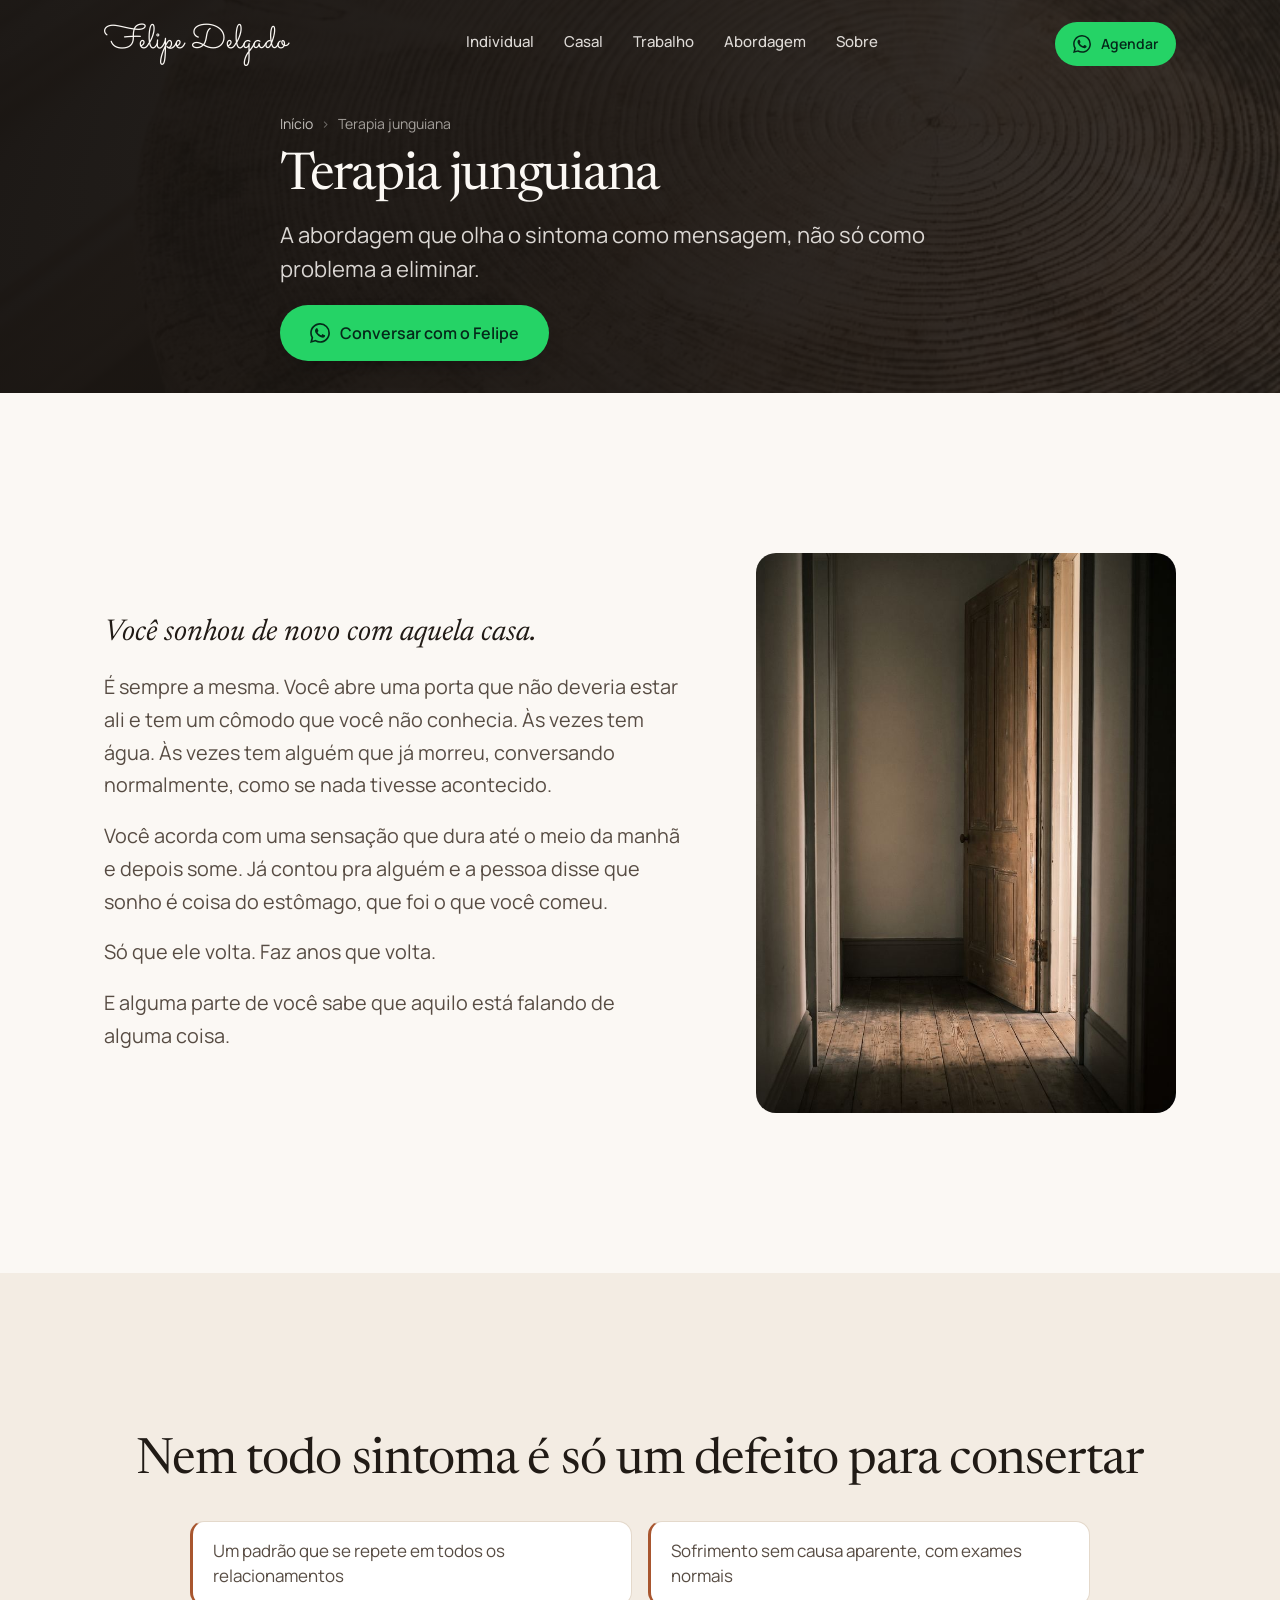
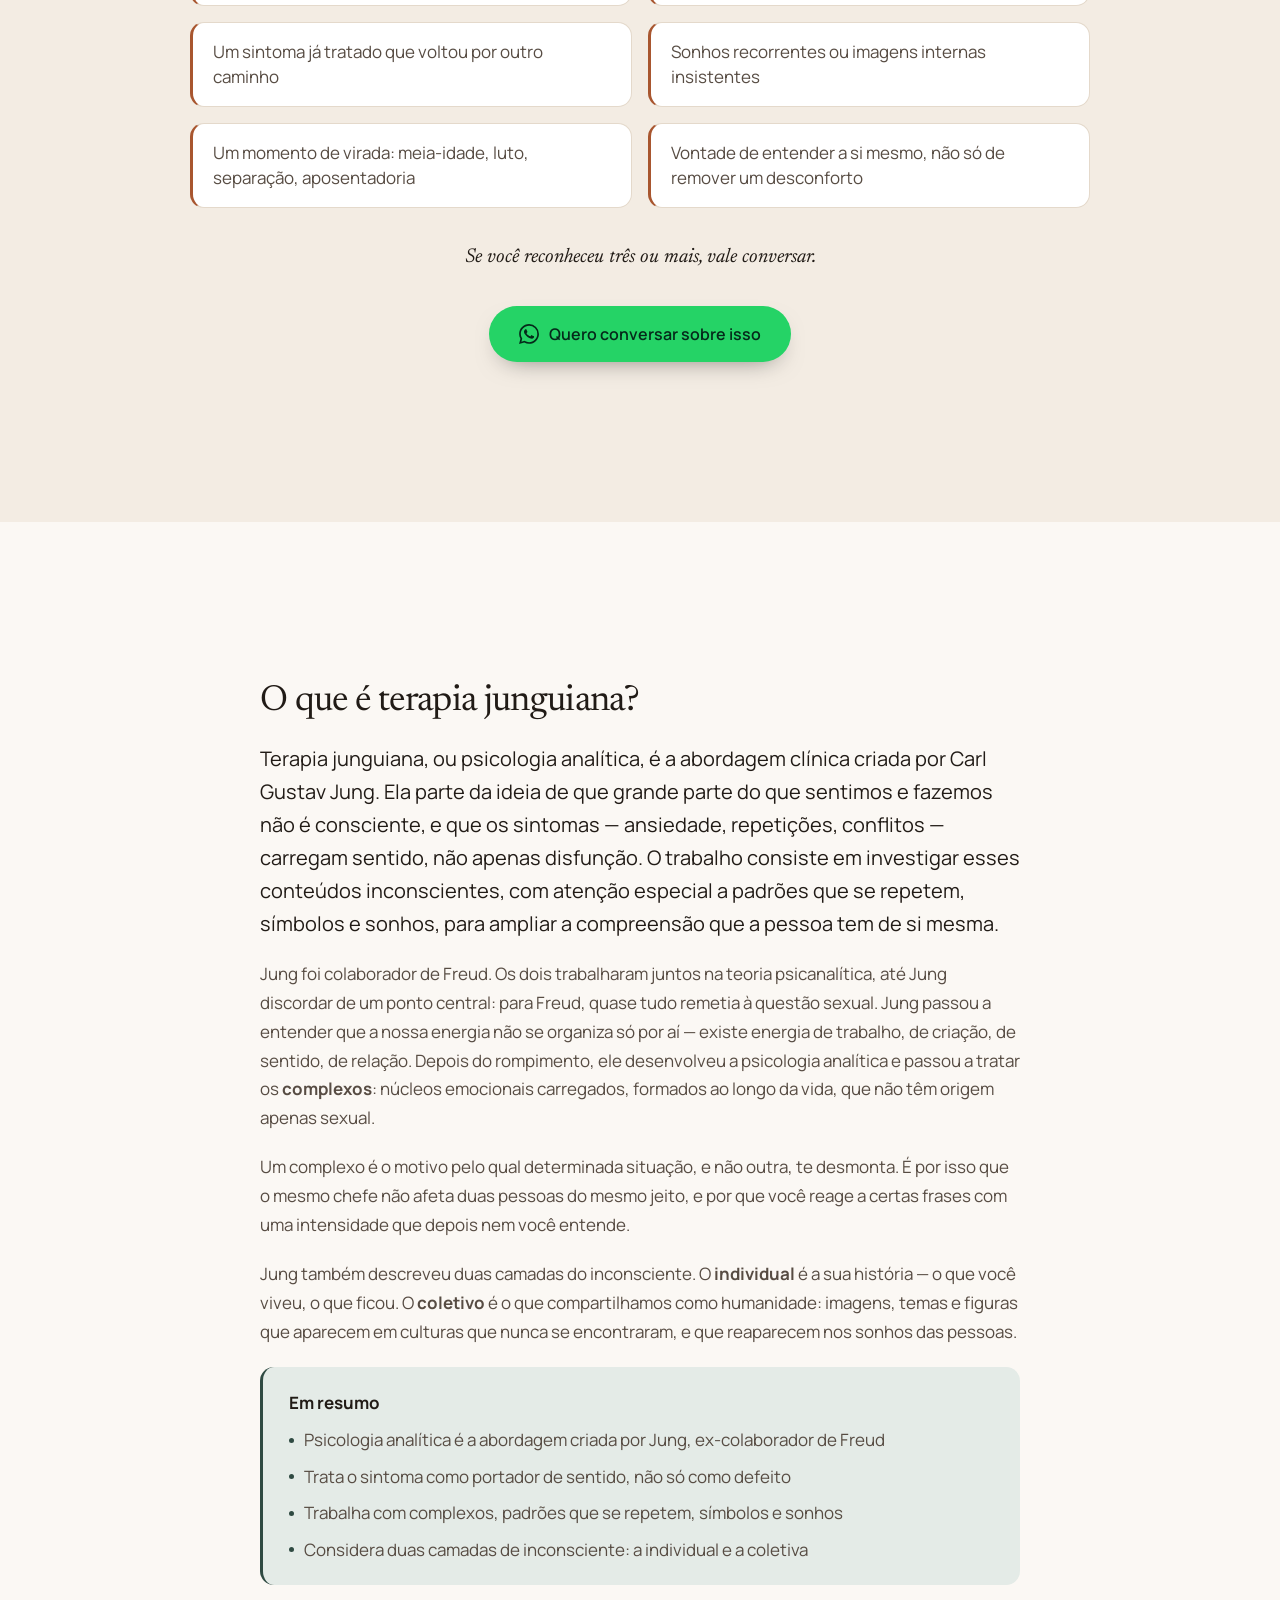
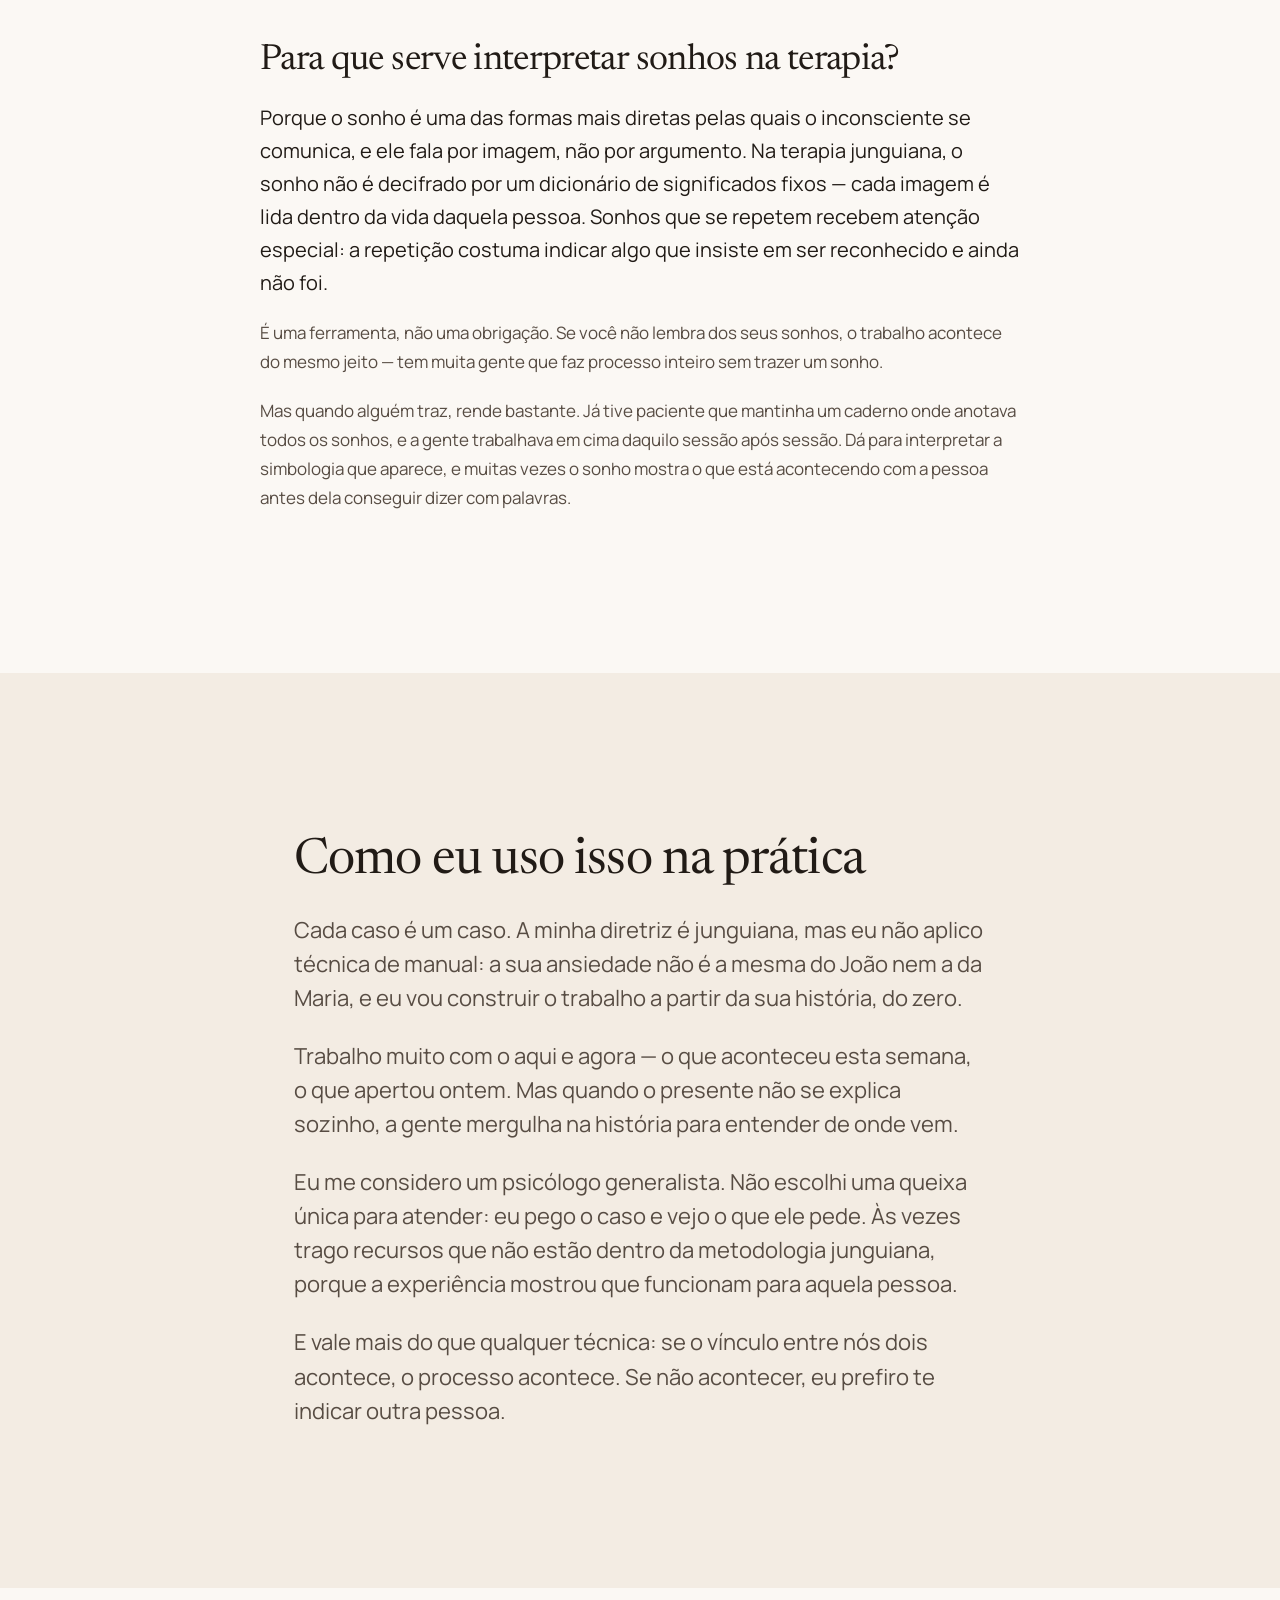
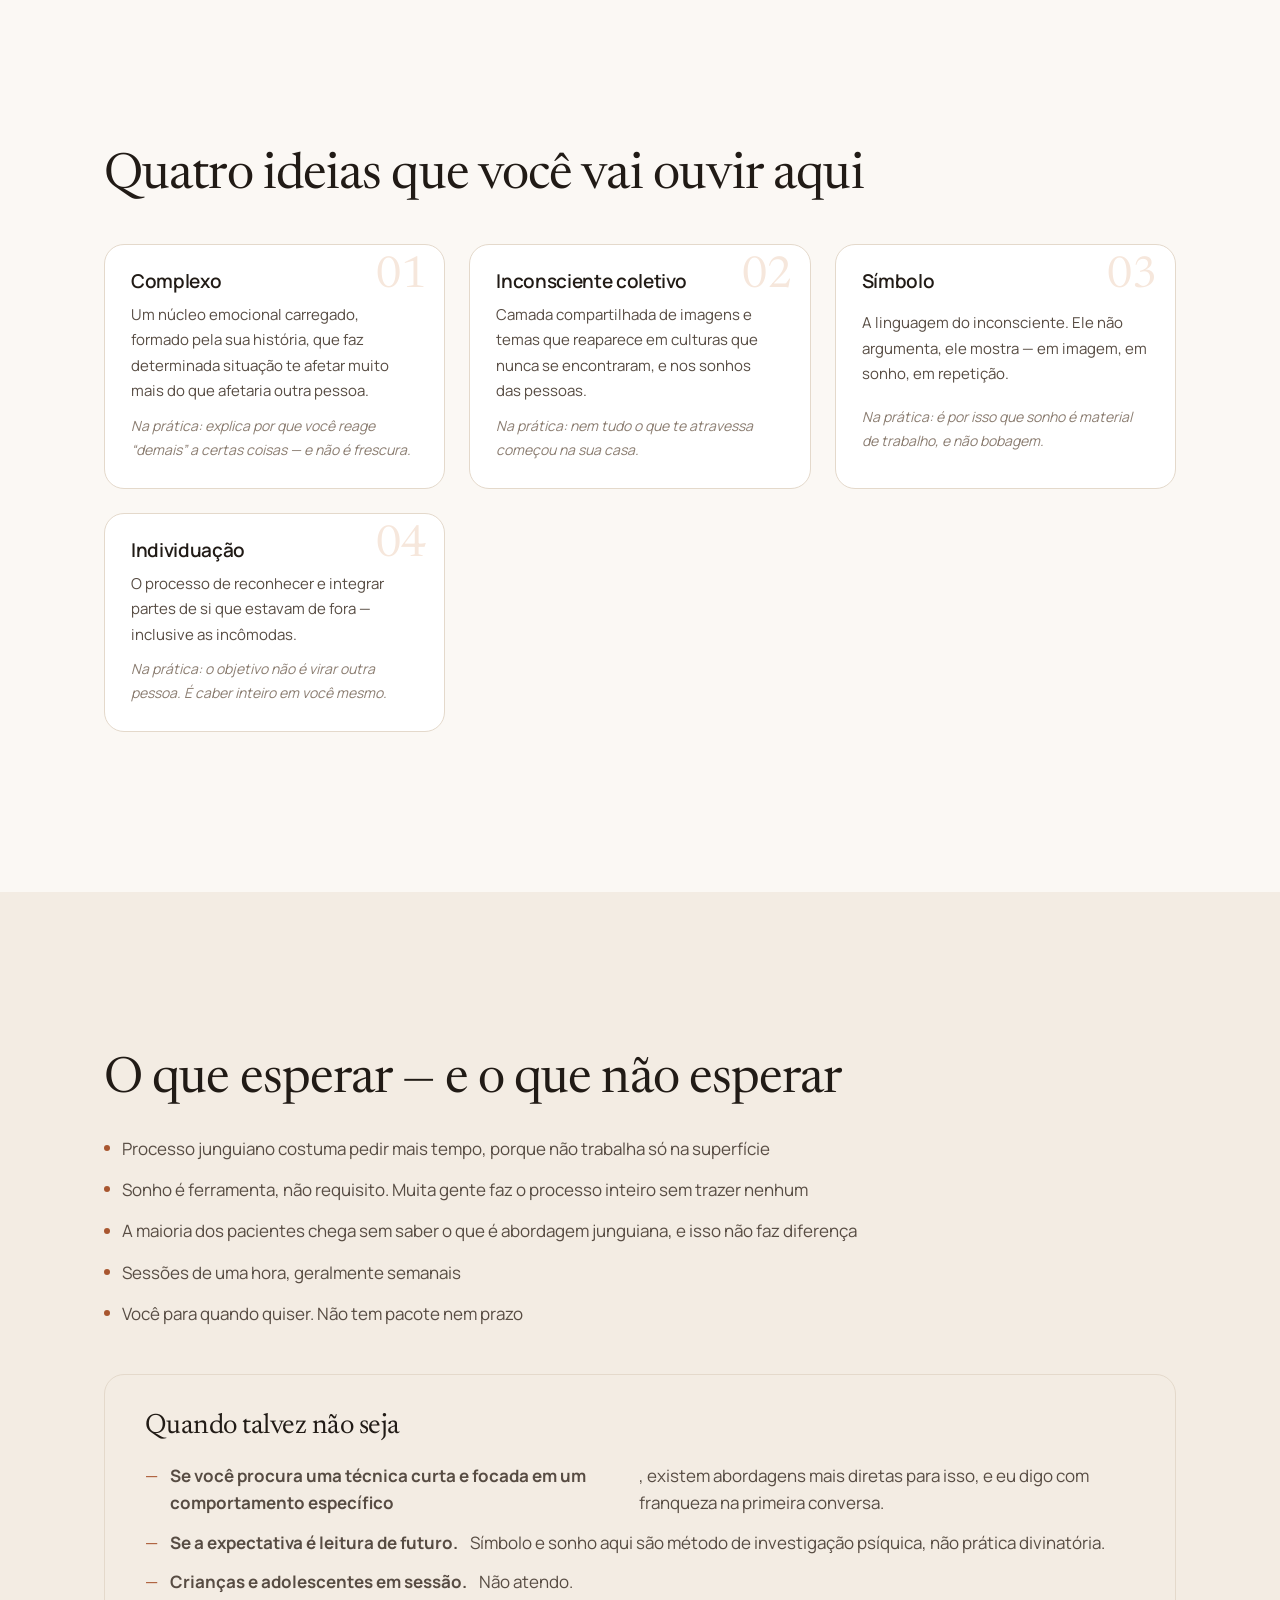
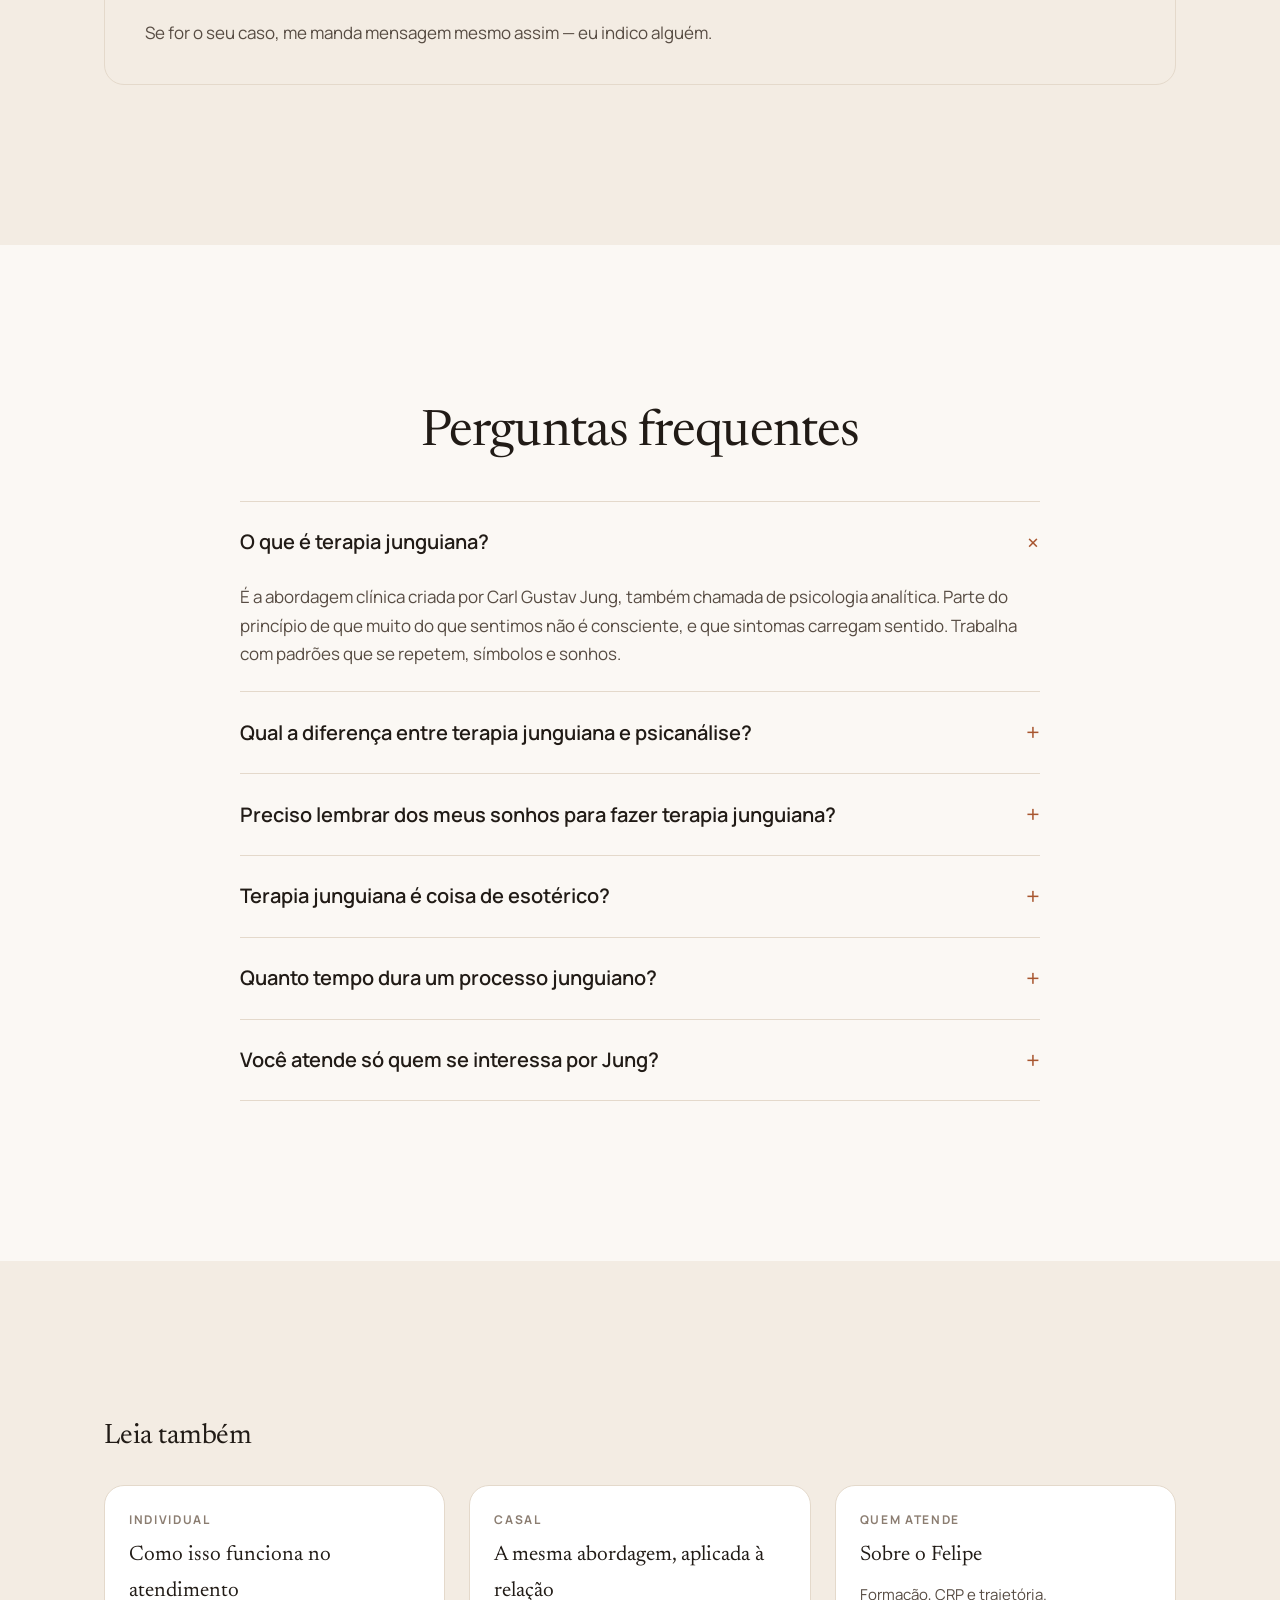
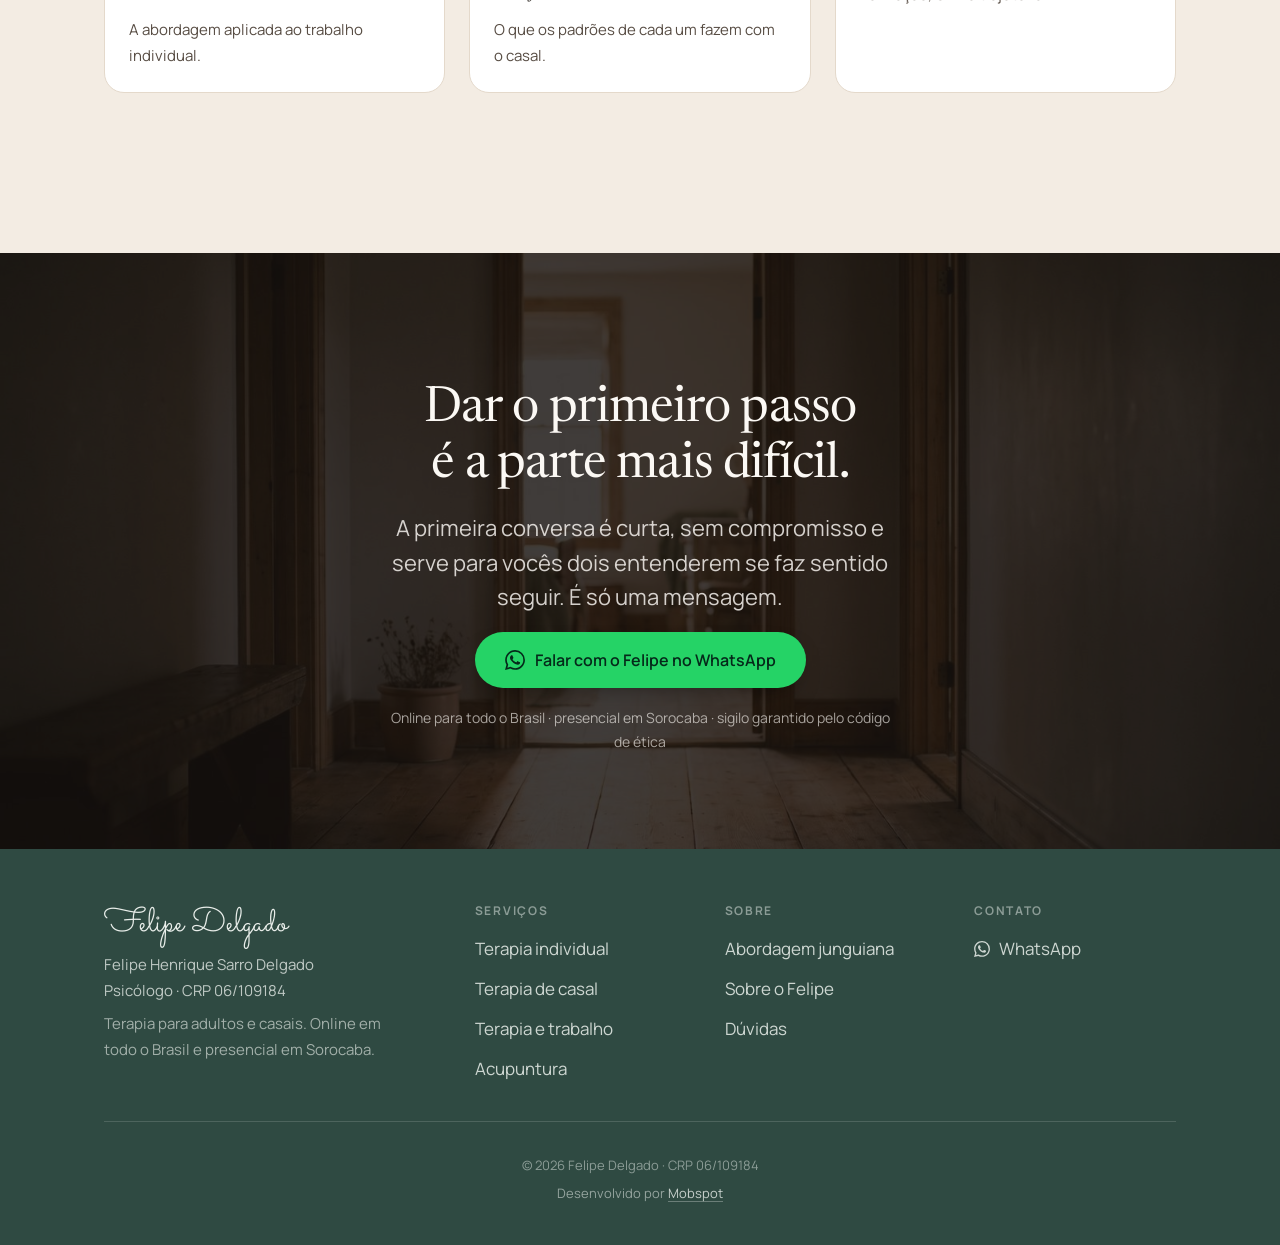
<file: terapia-junguiana/index.html>
<!doctype html>
<html lang="pt-BR">
<head>
<meta charset="utf-8">
<meta name="viewport" content="width=device-width, initial-scale=1, viewport-fit=cover">
<title>Terapia junguiana: o que é e como funciona — Felipe Delgado</title>
<meta name="description" content="O que é terapia junguiana (psicologia analítica): complexos, inconsciente coletivo e interpretação de sonhos, explicados por um psicólogo junguiano.">
<link rel="canonical" href="https://felipedelgadopsicologo.com.br/terapia-junguiana/">
<meta property="og:type" content="article">
<meta property="og:title" content="Terapia junguiana: o que é e como funciona — Felipe Delgado">
<meta property="og:description" content="O que é terapia junguiana (psicologia analítica): complexos, inconsciente coletivo e interpretação de sonhos, explicados por um psicólogo junguiano.">
<meta property="og:image" content="https://felipedelgadopsicologo.com.br/assets/og-junguiana.jpg">
<meta property="og:image:width" content="1200">
<meta property="og:image:height" content="630">
<meta property="og:url" content="https://felipedelgadopsicologo.com.br/terapia-junguiana/">
<meta name="twitter:card" content="summary_large_image">
<meta property="og:locale" content="pt_BR">
<meta name="theme-color" content="#FBF8F4">
<link rel="preconnect" href="https://fonts.googleapis.com">
<link rel="preconnect" href="https://fonts.gstatic.com" crossorigin>
<link href="https://fonts.googleapis.com/css2?family=Newsreader:ital,opsz,wght@0,6..72,400;0,6..72,500;1,6..72,400&family=Manrope:wght@400;500;600;700&family=Sacramento&display=swap" rel="stylesheet">
<link rel="stylesheet" href="../assets/style.css">
<script src="../assets/app.js" defer></script>
</head>
<body>
<a class="skip" href="#main">Pular para o conteúdo</a>

<section class="band-hero">
  <img src="../assets/card-junguiana.jpg" alt="" fetchpriority="high">
  <div class="veil"></div>
  <header>
    <div class="wrap nav">
      <a class="mark" href="../">Felipe Delgado</a>
      <nav class="menu" aria-label="Principal">
        <a href="../terapia-individual/">Individual</a>
        <a href="../terapia-de-casal/">Casal</a>
        <a href="../terapia-e-trabalho/">Trabalho</a>
        <a href="../terapia-junguiana/" aria-current="page">Abordagem</a>
        <a href="../sobre/">Sobre</a>
      </nav>
      <div class="navtools">
        <a class="btn wa" href="https://wa.me/5535920013172?text=Oi%2C%20Felipe.%20Vim%20pelo%20site%20e%20queria%20agendar%20uma%20conversa." target="_blank" rel="noopener"><svg width="18" height="18" viewBox="0 0 24 24" fill="currentColor" aria-hidden="true"><path d="M17.472 14.382c-.297-.149-1.758-.867-2.03-.967-.273-.099-.471-.148-.67.15-.197.297-.767.966-.94 1.164-.173.199-.347.223-.644.075-.297-.15-1.255-.463-2.39-1.475-.883-.788-1.48-1.761-1.653-2.059-.173-.297-.018-.458.13-.606.134-.133.298-.347.446-.52.149-.174.198-.298.298-.497.099-.198.05-.371-.025-.52-.075-.149-.669-1.612-.916-2.207-.242-.579-.487-.5-.669-.51-.173-.008-.371-.01-.57-.01-.198 0-.52.074-.792.372-.272.297-1.04 1.016-1.04 2.479 0 1.462 1.065 2.875 1.213 3.074.149.198 2.096 3.2 5.077 4.487.709.306 1.262.489 1.694.625.712.227 1.36.195 1.871.118.571-.085 1.758-.719 2.006-1.413.248-.694.248-1.289.173-1.413-.074-.124-.272-.198-.57-.347m-5.421 7.403h-.004a9.87 9.87 0 01-5.031-1.378l-.361-.214-3.741.982.998-3.648-.235-.374a9.86 9.86 0 01-1.51-5.26c.001-5.45 4.436-9.884 9.888-9.884 2.64 0 5.122 1.03 6.988 2.898a9.825 9.825 0 012.893 6.994c-.003 5.45-4.437 9.884-9.885 9.884m8.413-18.297A11.815 11.815 0 0012.05 0C5.495 0 .16 5.335.157 11.892c0 2.096.547 4.142 1.588 5.945L.057 24l6.305-1.654a11.882 11.882 0 005.683 1.448h.005c6.554 0 11.89-5.335 11.893-11.893a11.821 11.821 0 00-3.48-8.413Z"/></svg><span>Agendar</span></a>
        <button class="burger" id="open" aria-label="Abrir menu" aria-expanded="false"><span></span><span></span></button>
      </div>
    </div>
  </header>
  <div class="wrap">
    <div class="band-in">
      <p class="crumb"><a href="../">Início</a><span>›</span>Terapia junguiana</p>
      <h1>Terapia junguiana</h1>
      <p class="lead">A abordagem que olha o sintoma como mensagem, não só como problema a eliminar.</p>
      <a class="btn wa" href="https://wa.me/5535920013172?text=Oi%2C%20Felipe.%20Vim%20pela%20p%C3%A1gina%20sobre%20a%20abordagem%20junguiana%20e%20fiquei%20interessado%28a%29." target="_blank" rel="noopener"><svg width="20" height="20" viewBox="0 0 24 24" fill="currentColor" aria-hidden="true"><path d="M17.472 14.382c-.297-.149-1.758-.867-2.03-.967-.273-.099-.471-.148-.67.15-.197.297-.767.966-.94 1.164-.173.199-.347.223-.644.075-.297-.15-1.255-.463-2.39-1.475-.883-.788-1.48-1.761-1.653-2.059-.173-.297-.018-.458.13-.606.134-.133.298-.347.446-.52.149-.174.198-.298.298-.497.099-.198.05-.371-.025-.52-.075-.149-.669-1.612-.916-2.207-.242-.579-.487-.5-.669-.51-.173-.008-.371-.01-.57-.01-.198 0-.52.074-.792.372-.272.297-1.04 1.016-1.04 2.479 0 1.462 1.065 2.875 1.213 3.074.149.198 2.096 3.2 5.077 4.487.709.306 1.262.489 1.694.625.712.227 1.36.195 1.871.118.571-.085 1.758-.719 2.006-1.413.248-.694.248-1.289.173-1.413-.074-.124-.272-.198-.57-.347m-5.421 7.403h-.004a9.87 9.87 0 01-5.031-1.378l-.361-.214-3.741.982.998-3.648-.235-.374a9.86 9.86 0 01-1.51-5.26c.001-5.45 4.436-9.884 9.888-9.884 2.64 0 5.122 1.03 6.988 2.898a9.825 9.825 0 012.893 6.994c-.003 5.45-4.437 9.884-9.885 9.884m8.413-18.297A11.815 11.815 0 0012.05 0C5.495 0 .16 5.335.157 11.892c0 2.096.547 4.142 1.588 5.945L.057 24l6.305-1.654a11.882 11.882 0 005.683 1.448h.005c6.554 0 11.89-5.335 11.893-11.893a11.821 11.821 0 00-3.48-8.413Z"/></svg>Conversar com o Felipe</a>
    </div>
  </div>
</section>

<div id="panel" role="dialog" aria-modal="true" aria-label="Menu">
  <div class="panel-top"><button class="close" id="close" aria-label="Fechar menu">✕</button></div>
  <a href="../terapia-individual/">Individual</a>
  <a href="../terapia-de-casal/">Casal</a>
  <a href="../terapia-e-trabalho/">Trabalho</a>
  <a href="../terapia-junguiana/">Abordagem</a>
  <a href="../sobre/">Sobre</a>
</div>

<main id="main">

<section class="sec">
  <div class="wrap cena">
    <div class="cena-txt">
      <p class="abre">Você sonhou de novo com aquela casa.</p>
        <p>É sempre a mesma. Você abre uma porta que não deveria estar ali e tem um cômodo que você não conhecia. Às vezes tem água. Às vezes tem alguém que já morreu, conversando normalmente, como se nada tivesse acontecido.</p>
        <p>Você acorda com uma sensação que dura até o meio da manhã e depois some. Já contou pra alguém e a pessoa disse que sonho é coisa do estômago, que foi o que você comeu.</p>
        <p>Só que ele volta. Faz anos que volta.</p>
        <p>E alguma parte de você sabe que aquilo está falando de alguma coisa.</p>
    </div>
    <img src="../assets/cena-junguiana.jpg" alt="Corredor escuro com uma porta entreaberta e luz quente saindo pela fresta" loading="lazy" width="720" height="960">
  </div>
</section>

<section class="sec alt">
  <div class="wrap" style="display:grid;gap:32px;justify-items:center">
    <h2 style="text-align:center">Nem todo sintoma é só um defeito para consertar</h2>
    <ul class="espelho" style="width:100%;max-width:900px">
        <li>Um padrão que se repete em todos os relacionamentos</li>
        <li>Sofrimento sem causa aparente, com exames normais</li>
        <li>Um sintoma já tratado que voltou por outro caminho</li>
        <li>Sonhos recorrentes ou imagens internas insistentes</li>
        <li>Um momento de virada: meia-idade, luto, separação, aposentadoria</li>
        <li>Vontade de entender a si mesmo, não só de remover um desconforto</li>
    </ul>
    <p class="fecho">Se você reconheceu três ou mais, vale conversar.</p>
    <a class="btn wa" href="https://wa.me/5535920013172?text=Oi%2C%20Felipe.%20Vim%20pela%20p%C3%A1gina%20sobre%20a%20abordagem%20junguiana%20e%20queria%20conversar." target="_blank" rel="noopener"><svg width="20" height="20" viewBox="0 0 24 24" fill="currentColor" aria-hidden="true"><path d="M17.472 14.382c-.297-.149-1.758-.867-2.03-.967-.273-.099-.471-.148-.67.15-.197.297-.767.966-.94 1.164-.173.199-.347.223-.644.075-.297-.15-1.255-.463-2.39-1.475-.883-.788-1.48-1.761-1.653-2.059-.173-.297-.018-.458.13-.606.134-.133.298-.347.446-.52.149-.174.198-.298.298-.497.099-.198.05-.371-.025-.52-.075-.149-.669-1.612-.916-2.207-.242-.579-.487-.5-.669-.51-.173-.008-.371-.01-.57-.01-.198 0-.52.074-.792.372-.272.297-1.04 1.016-1.04 2.479 0 1.462 1.065 2.875 1.213 3.074.149.198 2.096 3.2 5.077 4.487.709.306 1.262.489 1.694.625.712.227 1.36.195 1.871.118.571-.085 1.758-.719 2.006-1.413.248-.694.248-1.289.173-1.413-.074-.124-.272-.198-.57-.347m-5.421 7.403h-.004a9.87 9.87 0 01-5.031-1.378l-.361-.214-3.741.982.998-3.648-.235-.374a9.86 9.86 0 01-1.51-5.26c.001-5.45 4.436-9.884 9.888-9.884 2.64 0 5.122 1.03 6.988 2.898a9.825 9.825 0 012.893 6.994c-.003 5.45-4.437 9.884-9.885 9.884m8.413-18.297A11.815 11.815 0 0012.05 0C5.495 0 .16 5.335.157 11.892c0 2.096.547 4.142 1.588 5.945L.057 24l6.305-1.654a11.882 11.882 0 005.683 1.448h.005c6.554 0 11.89-5.335 11.893-11.893a11.821 11.821 0 00-3.48-8.413Z"/></svg>Quero conversar sobre isso</a>
  </div>
</section>

<section class="sec">
  <div class="wrap" style="display:grid;gap:56px">

  <div class="geo">
    <h2>O que é terapia junguiana?</h2>
    <p class="resposta">Terapia junguiana, ou psicologia analítica, é a abordagem clínica criada por Carl Gustav Jung. Ela parte da ideia de que grande parte do que sentimos e fazemos não é consciente, e que os sintomas — ansiedade, repetições, conflitos — carregam sentido, não apenas disfunção. O trabalho consiste em investigar esses conteúdos inconscientes, com atenção especial a padrões que se repetem, símbolos e sonhos, para ampliar a compreensão que a pessoa tem de si mesma.</p>
    <p>Jung foi colaborador de Freud. Os dois trabalharam juntos na teoria psicanalítica, até Jung discordar de um ponto central: para Freud, quase tudo remetia à questão sexual. Jung passou a entender que a nossa energia não se organiza só por aí — existe energia de trabalho, de criação, de sentido, de relação. Depois do rompimento, ele desenvolveu a psicologia analítica e passou a tratar os <strong>complexos</strong>: núcleos emocionais carregados, formados ao longo da vida, que não têm origem apenas sexual.</p>
    <p>Um complexo é o motivo pelo qual determinada situação, e não outra, te desmonta. É por isso que o mesmo chefe não afeta duas pessoas do mesmo jeito, e por que você reage a certas frases com uma intensidade que depois nem você entende.</p>
    <p>Jung também descreveu duas camadas do inconsciente. O <strong>individual</strong> é a sua história — o que você viveu, o que ficou. O <strong>coletivo</strong> é o que compartilhamos como humanidade: imagens, temas e figuras que aparecem em culturas que nunca se encontraram, e que reaparecem nos sonhos das pessoas.</p>
    <ul class="resumo">
      <strong>Em resumo</strong>
      <li>Psicologia analítica é a abordagem criada por Jung, ex-colaborador de Freud</li>
      <li>Trata o sintoma como portador de sentido, não só como defeito</li>
      <li>Trabalha com complexos, padrões que se repetem, símbolos e sonhos</li>
      <li>Considera duas camadas de inconsciente: a individual e a coletiva</li>
    </ul>
  </div>

  <div class="geo">
    <h2>Para que serve interpretar sonhos na terapia?</h2>
    <p class="resposta">Porque o sonho é uma das formas mais diretas pelas quais o inconsciente se comunica, e ele fala por imagem, não por argumento. Na terapia junguiana, o sonho não é decifrado por um dicionário de significados fixos — cada imagem é lida dentro da vida daquela pessoa. Sonhos que se repetem recebem atenção especial: a repetição costuma indicar algo que insiste em ser reconhecido e ainda não foi.</p>
    <p>É uma ferramenta, não uma obrigação. Se você não lembra dos seus sonhos, o trabalho acontece do mesmo jeito — tem muita gente que faz processo inteiro sem trazer um sonho.</p>
    <p>Mas quando alguém traz, rende bastante. Já tive paciente que mantinha um caderno onde anotava todos os sonhos, e a gente trabalhava em cima daquilo sessão após sessão. Dá para interpretar a simbologia que aparece, e muitas vezes o sonho mostra o que está acontecendo com a pessoa antes dela conseguir dizer com palavras.</p>
  </div>

  </div>
</section>

<section class="sec alt">
  <div class="wrap" style="display:grid;gap:24px;max-width:820px">
    <h2>Como eu uso isso na prática</h2>
    <p class="lead">Cada caso é um caso. A minha diretriz é junguiana, mas eu não aplico técnica de manual: a sua ansiedade não é a mesma do João nem a da Maria, e eu vou construir o trabalho a partir da sua história, do zero.</p>
    <p class="lead">Trabalho muito com o aqui e agora — o que aconteceu esta semana, o que apertou ontem. Mas quando o presente não se explica sozinho, a gente mergulha na história para entender de onde vem.</p>
    <p class="lead">Eu me considero um psicólogo generalista. Não escolhi uma queixa única para atender: eu pego o caso e vejo o que ele pede. Às vezes trago recursos que não estão dentro da metodologia junguiana, porque a experiência mostrou que funcionam para aquela pessoa.</p>
    <p class="lead">E vale mais do que qualquer técnica: se o vínculo entre nós dois acontece, o processo acontece. Se não acontecer, eu prefiro te indicar outra pessoa.</p>
  </div>
</section>

<section class="sec">
  <div class="wrap" style="display:grid;gap:40px">
    <h2>Quatro ideias que você vai ouvir aqui</h2>
    <div class="tecnicas">
      <div class="tec"><span class="n">01</span>
        <h3>Complexo</h3><p>Um núcleo emocional carregado, formado pela sua história, que faz determinada situação te afetar muito mais do que afetaria outra pessoa.</p><p class="pratica">Na prática: explica por que você reage “demais” a certas coisas — e não é frescura.</p></div>
      <div class="tec"><span class="n">02</span>
        <h3>Inconsciente coletivo</h3><p>Camada compartilhada de imagens e temas que reaparece em culturas que nunca se encontraram, e nos sonhos das pessoas.</p><p class="pratica">Na prática: nem tudo o que te atravessa começou na sua casa.</p></div>
      <div class="tec"><span class="n">03</span>
        <h3>Símbolo</h3><p>A linguagem do inconsciente. Ele não argumenta, ele mostra — em imagem, em sonho, em repetição.</p><p class="pratica">Na prática: é por isso que sonho é material de trabalho, e não bobagem.</p></div>
      <div class="tec"><span class="n">04</span>
        <h3>Individuação</h3><p>O processo de reconhecer e integrar partes de si que estavam de fora — inclusive as incômodas.</p><p class="pratica">Na prática: o objetivo não é virar outra pessoa. É caber inteiro em você mesmo.</p></div>
    </div>
  </div>
</section>

<section class="sec alt">
  <div class="wrap" style="display:grid;gap:40px;grid-template-columns:1fr">
    <div style="display:grid;gap:20px;max-width:820px">
      <h2>O que esperar — e o que não esperar</h2>
      <ul class="esperar">
        <li>Processo junguiano costuma pedir mais tempo, porque não trabalha só na superfície</li>
        <li>Sonho é ferramenta, não requisito. Muita gente faz o processo inteiro sem trazer nenhum</li>
        <li>A maioria dos pacientes chega sem saber o que é abordagem junguiana, e isso não faz diferença</li>
        <li>Sessões de uma hora, geralmente semanais</li>
        <li>Você para quando quiser. Não tem pacote nem prazo</li>
      </ul>
    </div>
    <div class="naoe">
      <h2>Quando talvez não seja</h2>
      <ul>
        <li><strong>Se você procura uma técnica curta e focada em um comportamento específico</strong>, existem abordagens mais diretas para isso, e eu digo com franqueza na primeira conversa.</li>
        <li><strong>Se a expectativa é leitura de futuro.</strong> Símbolo e sonho aqui são método de investigação psíquica, não prática divinatória.</li>
        <li><strong>Crianças e adolescentes em sessão.</strong> Não atendo.</li>
      </ul>
      <p style="margin-top:4px">Se for o seu caso, me manda mensagem mesmo assim — eu indico alguém.</p>
    </div>
  </div>
</section>

<section class="sec">
  <div class="wrap" style="display:grid;gap:40px;justify-items:center">
    <h2>Perguntas frequentes</h2>
    <div class="faq" style="width:100%">
      <details open><summary>O que é terapia junguiana?</summary><p class="ans">É a abordagem clínica criada por Carl Gustav Jung, também chamada de psicologia analítica. Parte do princípio de que muito do que sentimos não é consciente, e que sintomas carregam sentido. Trabalha com padrões que se repetem, símbolos e sonhos.</p></details>
      <details><summary>Qual a diferença entre terapia junguiana e psicanálise?</summary><p class="ans">Jung e Freud trabalharam juntos e se separaram. Freud centrava a explicação na questão sexual; Jung entendeu que a energia psíquica se organiza também em torno de trabalho, criação e sentido. Jung acrescentou ainda o inconsciente coletivo, que a psicanálise freudiana não trabalha.</p></details>
      <details><summary>Preciso lembrar dos meus sonhos para fazer terapia junguiana?</summary><p class="ans">Não. Sonho é ferramenta, não requisito. Muita gente faz o processo inteiro sem trazer nenhum. Quando aparece, a gente aproveita.</p></details>
      <details><summary>Terapia junguiana é coisa de esotérico?</summary><p class="ans">Não. Psicologia analítica é uma abordagem clínica reconhecida, praticada por psicólogos registrados. Trabalhar com símbolo e sonho é método de investigação psíquica, não prática divinatória. Não faço leitura de futuro, e sonho aqui não é presságio.</p></details>
      <details><summary>Quanto tempo dura um processo junguiano?</summary><p class="ans">Não tem prazo fixo. Alguns casos pontuais se resolvem em poucas sessões; a maioria leva mais tempo, porque o trabalho não fica só na superfície. Sessões de uma hora, geralmente semanais, e você para quando quiser.</p></details>
      <details><summary>Você atende só quem se interessa por Jung?</summary><p class="ans">Não. A maioria dos pacientes chega sem saber o que é abordagem junguiana, e isso não faz diferença nenhuma. É o meu jeito de trabalhar, não um pré-requisito seu.</p></details>
    </div>
  </div>
</section>

<section class="sec alt">
  <div class="wrap" style="display:grid;gap:32px">
    <h2 style="font-size:clamp(1.375rem,1.1rem + 1vw,1.75rem)">Leia também</h2>
    <div class="leia">
      <a href="../terapia-individual/"><span class="k">Individual</span><span class="t">Como isso funciona no atendimento</span><span class="d">A abordagem aplicada ao trabalho individual.</span></a>
      <a href="../terapia-de-casal/"><span class="k">Casal</span><span class="t">A mesma abordagem, aplicada à relação</span><span class="d">O que os padrões de cada um fazem com o casal.</span></a>
      <a href="../sobre/"><span class="k">Quem atende</span><span class="t">Sobre o Felipe</span><span class="d">Formação, CRP e trajetória.</span></a>
    </div>
  </div>
</section>

</main>

<section class="final last">
  <img src="../assets/cta-porta.jpg" alt="" loading="lazy" width="1600" height="893">
  <div class="veil2"></div>
  <div class="wrap">
    <h2>Dar o primeiro passo é a parte mais difícil.</h2>
    <p class="lead">A primeira conversa é curta, sem compromisso e serve para vocês dois entenderem se faz sentido seguir. É só uma mensagem.</p>
    <a class="btn wa" href="https://wa.me/5535920013172?text=Oi%2C%20Felipe.%20Vim%20pela%20p%C3%A1gina%20sobre%20a%20abordagem%20e%20quero%20dar%20o%20primeiro%20passo." target="_blank" rel="noopener"><svg width="20" height="20" viewBox="0 0 24 24" fill="currentColor" aria-hidden="true"><path d="M17.472 14.382c-.297-.149-1.758-.867-2.03-.967-.273-.099-.471-.148-.67.15-.197.297-.767.966-.94 1.164-.173.199-.347.223-.644.075-.297-.15-1.255-.463-2.39-1.475-.883-.788-1.48-1.761-1.653-2.059-.173-.297-.018-.458.13-.606.134-.133.298-.347.446-.52.149-.174.198-.298.298-.497.099-.198.05-.371-.025-.52-.075-.149-.669-1.612-.916-2.207-.242-.579-.487-.5-.669-.51-.173-.008-.371-.01-.57-.01-.198 0-.52.074-.792.372-.272.297-1.04 1.016-1.04 2.479 0 1.462 1.065 2.875 1.213 3.074.149.198 2.096 3.2 5.077 4.487.709.306 1.262.489 1.694.625.712.227 1.36.195 1.871.118.571-.085 1.758-.719 2.006-1.413.248-.694.248-1.289.173-1.413-.074-.124-.272-.198-.57-.347m-5.421 7.403h-.004a9.87 9.87 0 01-5.031-1.378l-.361-.214-3.741.982.998-3.648-.235-.374a9.86 9.86 0 01-1.51-5.26c.001-5.45 4.436-9.884 9.888-9.884 2.64 0 5.122 1.03 6.988 2.898a9.825 9.825 0 012.893 6.994c-.003 5.45-4.437 9.884-9.885 9.884m8.413-18.297A11.815 11.815 0 0012.05 0C5.495 0 .16 5.335.157 11.892c0 2.096.547 4.142 1.588 5.945L.057 24l6.305-1.654a11.882 11.882 0 005.683 1.448h.005c6.554 0 11.89-5.335 11.893-11.893a11.821 11.821 0 00-3.48-8.413Z"/></svg>Falar com o Felipe no WhatsApp</a>
    <p class="small">Online para todo o Brasil · presencial em Sorocaba · sigilo garantido pelo código de ética</p>
  </div>
</section>
<footer>
  <div class="wrap">
    <div class="fgrid">
      <div>
        <p class="mark">Felipe Delgado</p>
        <p style="font-size:.9375rem;color:rgba(232,237,233,.78);margin-top:8px">Felipe Henrique Sarro Delgado<br>Psicólogo · CRP 06/109184</p>
        <p style="font-size:.9375rem;color:rgba(232,237,233,.62);margin-top:8px;max-width:280px">Terapia para adultos e casais. Online em todo o Brasil e presencial em Sorocaba.</p>
      </div>
      <div>
        <h4>Serviços</h4>
        <p><a href="../terapia-individual/">Terapia individual</a></p>
        <p><a href="../terapia-de-casal/">Terapia de casal</a></p>
        <p><a href="../terapia-e-trabalho/">Terapia e trabalho</a></p>
        <p><a href="../acupuntura/">Acupuntura</a></p>
      </div>
      <div>
        <h4>Sobre</h4>
        <p><a href="../terapia-junguiana/">Abordagem junguiana</a></p>
        <p><a href="../sobre/">Sobre o Felipe</a></p>
        <p><a href="../#faq">Dúvidas</a></p>
      </div>
      <div>
        <h4>Contato</h4>
        <p><a href="https://wa.me/5535920013172" target="_blank" rel="noopener"><svg width="16" height="16" viewBox="0 0 24 24" fill="currentColor" aria-hidden="true"><path d="M17.472 14.382c-.297-.149-1.758-.867-2.03-.967-.273-.099-.471-.148-.67.15-.197.297-.767.966-.94 1.164-.173.199-.347.223-.644.075-.297-.15-1.255-.463-2.39-1.475-.883-.788-1.48-1.761-1.653-2.059-.173-.297-.018-.458.13-.606.134-.133.298-.347.446-.52.149-.174.198-.298.298-.497.099-.198.05-.371-.025-.52-.075-.149-.669-1.612-.916-2.207-.242-.579-.487-.5-.669-.51-.173-.008-.371-.01-.57-.01-.198 0-.52.074-.792.372-.272.297-1.04 1.016-1.04 2.479 0 1.462 1.065 2.875 1.213 3.074.149.198 2.096 3.2 5.077 4.487.709.306 1.262.489 1.694.625.712.227 1.36.195 1.871.118.571-.085 1.758-.719 2.006-1.413.248-.694.248-1.289.173-1.413-.074-.124-.272-.198-.57-.347m-5.421 7.403h-.004a9.87 9.87 0 01-5.031-1.378l-.361-.214-3.741.982.998-3.648-.235-.374a9.86 9.86 0 01-1.51-5.26c.001-5.45 4.436-9.884 9.888-9.884 2.64 0 5.122 1.03 6.988 2.898a9.825 9.825 0 012.893 6.994c-.003 5.45-4.437 9.884-9.885 9.884m8.413-18.297A11.815 11.815 0 0012.05 0C5.495 0 .16 5.335.157 11.892c0 2.096.547 4.142 1.588 5.945L.057 24l6.305-1.654a11.882 11.882 0 005.683 1.448h.005c6.554 0 11.89-5.335 11.893-11.893a11.821 11.821 0 00-3.48-8.413Z"/></svg>WhatsApp</a></p>
      </div>
    </div>
    <div class="fdiv"></div>
    <p class="copy">© 2026 Felipe Delgado · CRP 06/109184</p>
    <p class="credit">Desenvolvido por <a href="https://mobspot.com.br/?utm_source=felipe-delgado&amp;utm_medium=selo-rodape&amp;utm_campaign=rede-clientes" target="_blank" rel="noopener">Mobspot</a></p>
  </div>
</footer>
<a id="fab" href="https://wa.me/5535920013172?text=Oi%2C%20Felipe.%20Vim%20pelo%20site%20e%20queria%20tirar%20uma%20d%C3%BAvida." target="_blank" rel="noopener" aria-label="Falar no WhatsApp"><svg width="26" height="26" viewBox="0 0 24 24" fill="currentColor" aria-hidden="true"><path d="M17.472 14.382c-.297-.149-1.758-.867-2.03-.967-.273-.099-.471-.148-.67.15-.197.297-.767.966-.94 1.164-.173.199-.347.223-.644.075-.297-.15-1.255-.463-2.39-1.475-.883-.788-1.48-1.761-1.653-2.059-.173-.297-.018-.458.13-.606.134-.133.298-.347.446-.52.149-.174.198-.298.298-.497.099-.198.05-.371-.025-.52-.075-.149-.669-1.612-.916-2.207-.242-.579-.487-.5-.669-.51-.173-.008-.371-.01-.57-.01-.198 0-.52.074-.792.372-.272.297-1.04 1.016-1.04 2.479 0 1.462 1.065 2.875 1.213 3.074.149.198 2.096 3.2 5.077 4.487.709.306 1.262.489 1.694.625.712.227 1.36.195 1.871.118.571-.085 1.758-.719 2.006-1.413.248-.694.248-1.289.173-1.413-.074-.124-.272-.198-.57-.347m-5.421 7.403h-.004a9.87 9.87 0 01-5.031-1.378l-.361-.214-3.741.982.998-3.648-.235-.374a9.86 9.86 0 01-1.51-5.26c.001-5.45 4.436-9.884 9.888-9.884 2.64 0 5.122 1.03 6.988 2.898a9.825 9.825 0 012.893 6.994c-.003 5.45-4.437 9.884-9.885 9.884m8.413-18.297A11.815 11.815 0 0012.05 0C5.495 0 .16 5.335.157 11.892c0 2.096.547 4.142 1.588 5.945L.057 24l6.305-1.654a11.882 11.882 0 005.683 1.448h.005c6.554 0 11.89-5.335 11.893-11.893a11.821 11.821 0 00-3.48-8.413Z"/></svg><span class="fab-txt">Falar no WhatsApp</span></a>

<script type="application/ld+json">{"@context": "https://schema.org", "@type": "BreadcrumbList", "itemListElement": [{"@type": "ListItem", "position": 1, "name": "Início", "item": "https://felipedelgadopsicologo.com.br/"}, {"@type": "ListItem", "position": 2, "name": "Terapia junguiana", "item": "https://felipedelgadopsicologo.com.br/terapia-junguiana/"}]}</script>
<script type="application/ld+json">{"@context": "https://schema.org", "@type": "FAQPage", "mainEntity": [{"@type": "Question", "name": "O que é terapia junguiana?", "acceptedAnswer": {"@type": "Answer", "text": "É a abordagem clínica criada por Carl Gustav Jung, também chamada de psicologia analítica. Parte do princípio de que muito do que sentimos não é consciente, e que sintomas carregam sentido. Trabalha com padrões que se repetem, símbolos e sonhos."}}, {"@type": "Question", "name": "Qual a diferença entre terapia junguiana e psicanálise?", "acceptedAnswer": {"@type": "Answer", "text": "Jung e Freud trabalharam juntos e se separaram. Freud centrava a explicação na questão sexual; Jung entendeu que a energia psíquica se organiza também em torno de trabalho, criação e sentido. Jung acrescentou ainda o inconsciente coletivo, que a psicanálise freudiana não trabalha."}}, {"@type": "Question", "name": "Preciso lembrar dos meus sonhos para fazer terapia junguiana?", "acceptedAnswer": {"@type": "Answer", "text": "Não. Sonho é ferramenta, não requisito. Muita gente faz o processo inteiro sem trazer nenhum. Quando aparece, a gente aproveita."}}, {"@type": "Question", "name": "Terapia junguiana é coisa de esotérico?", "acceptedAnswer": {"@type": "Answer", "text": "Não. Psicologia analítica é uma abordagem clínica reconhecida, praticada por psicólogos registrados. Trabalhar com símbolo e sonho é método de investigação psíquica, não prática divinatória. Não faço leitura de futuro, e sonho aqui não é presságio."}}, {"@type": "Question", "name": "Quanto tempo dura um processo junguiano?", "acceptedAnswer": {"@type": "Answer", "text": "Não tem prazo fixo. Alguns casos pontuais se resolvem em poucas sessões; a maioria leva mais tempo, porque o trabalho não fica só na superfície. Sessões de uma hora, geralmente semanais, e você para quando quiser."}}, {"@type": "Question", "name": "Você atende só quem se interessa por Jung?", "acceptedAnswer": {"@type": "Answer", "text": "Não. A maioria dos pacientes chega sem saber o que é abordagem junguiana, e isso não faz diferença nenhuma. É o meu jeito de trabalhar, não um pré-requisito seu."}}]}</script>
</body>
</html>
</file>
<file: assets/style.css>
:root{
  --bg:#FBF8F4; --bg-alt:#F3ECE3; --surface:#FFFFFF;
  --ink:#211B16; --ink-soft:#574C43; --ink-mute:#8B7D71;
  --line:#E4D9CB;
  --brand:#A8562F; --brand-deep:#7E3D1F; --brand-wash:#F6E7DC;
  --accent:#2F4A42; --accent-wash:#E4EBE7; --gold:#B0894A;
  --wa:#25D366; --wa-deep:#1DA851; --wa-ink:#05291A;
  --serif:"Newsreader",Georgia,serif;
  --sans:"Manrope","Segoe UI",system-ui,sans-serif;
  --r-md:14px; --r-lg:20px; --r-xl:28px; --r-full:999px;
  --ease:cubic-bezier(.22,.61,.36,1);
  --pad:20px;
}
@media (min-width:768px){ :root{ --pad:40px; } }
@media (min-width:1200px){ :root{ --pad:64px; } }

*,*::before,*::after{ box-sizing:border-box; }
html{ scroll-behavior:smooth; }
body{
  margin:0; background:var(--bg); color:var(--ink-soft);
  font-family:var(--sans); font-size:clamp(1rem,.97rem + .15vw,1.0625rem);
  line-height:1.7; -webkit-font-smoothing:antialiased; overflow-x:hidden;
}
h1,h2,h3{ margin:0; font-family:var(--serif); font-weight:400; color:var(--ink); line-height:1.12; letter-spacing:-.018em; text-wrap:balance; }
h1{ font-size:clamp(2.5rem,1.3rem + 4.6vw,4.75rem); line-height:1.05; letter-spacing:-.025em; }
h2{ font-size:clamp(1.875rem,1.1rem + 3.4vw,3.125rem); }
h3{ font-size:clamp(1.375rem,1.05rem + 1.4vw,1.875rem); font-weight:500; }
p{ margin:0; text-wrap:pretty; }
ul{ margin:0; padding:0; list-style:none; }
img{ max-width:100%; height:auto; display:block; }
a{ color:var(--brand); text-decoration:none; }
a:hover{ color:var(--brand-deep); }
:focus-visible{ outline:2px solid var(--brand); outline-offset:3px; border-radius:4px; }

.wrap{ max-width:1200px; margin:0 auto; padding-inline:var(--pad); }
.sec{ padding-block:72px; }
@media (min-width:768px){ .sec{ padding-block:112px; } }
@media (min-width:1200px){ .sec{ padding-block:160px; } }
.alt{ background:var(--bg-alt); }
.eyebrow{ font-size:.8125rem; font-weight:600; letter-spacing:.14em; text-transform:uppercase; color:var(--ink-mute); }
.lead{ font-size:clamp(1.125rem,1rem + .55vw,1.375rem); line-height:1.55; color:var(--ink-soft); }

.skip{ position:absolute; left:-9999px; }
.skip:focus{ left:12px; top:12px; z-index:1000; background:var(--surface); padding:12px 18px; border-radius:var(--r-md); }

/* ---------- botões ---------- */
.btn{ display:inline-flex; align-items:center; justify-content:center; gap:10px;
  min-height:56px; padding:0 30px; border-radius:var(--r-full);
  font:600 1rem/1 var(--sans); cursor:pointer; border:0;
  transition:transform .18s var(--ease), background .18s var(--ease), box-shadow .18s var(--ease); }
.btn svg{ flex:none; }
.wa{ background:var(--wa); color:var(--wa-ink); box-shadow:0 10px 26px -14px rgba(0,0,0,.55); }
.wa:hover{ background:var(--wa-deep); color:#fff; transform:translateY(-2px); }
.ghost{ background:transparent; color:var(--ink); border:1.5px solid var(--line); }
.ghost:hover{ border-color:var(--brand); color:var(--brand); background:var(--brand-wash); }
.ghost.on-dark{ color:#FBF8F4; border-color:rgba(251,248,244,.42); }
.ghost.on-dark:hover{ background:rgba(251,248,244,.1); color:#fff; border-color:rgba(251,248,244,.7); }
.solid{ background:var(--brand); color:#FFF8F3; }
.solid:hover{ background:var(--brand-deep); transform:translateY(-2px); }
.arrow{ display:inline-flex; align-items:center; gap:8px; min-height:44px;
  font-weight:600; color:var(--brand); }
.arrow svg{ transition:transform .18s var(--ease); }
.arrow:hover svg{ transform:translateX(4px); }

/* ---------- header ---------- */
header{ position:relative; z-index:50; flex:none; }
.nav{ display:flex; align-items:center; justify-content:space-between; height:84px; }
.mark{ font-family:"Sacramento",cursive; font-size:26px; line-height:1.15; color:#FBF8F4;
  white-space:nowrap; flex:none; }
@media (min-width:480px){ .mark{ font-size:30px; } }
@media (min-width:1024px){ .mark{ font-size:34px; } }
.menu{ display:none; gap:30px; }
.menu a{ font-size:.9375rem; font-weight:500; color:rgba(251,248,244,.86); }
.menu a:hover{ color:#fff; }
@media (min-width:1024px){ .menu{ display:flex; } }
.nav .wa{ min-height:44px; width:44px; padding:0; font-size:.875rem; box-shadow:none; }
.nav .wa span{ display:none; }
@media (min-width:560px){
  .nav .wa{ width:auto; padding:0 18px; }
  .nav .wa span{ display:inline; }
}
.burger{ width:44px; height:44px; border-radius:12px; border:1px solid rgba(251,248,244,.34);
  background:transparent; display:grid; place-content:center; gap:5px; cursor:pointer; }
.burger span{ display:block; width:18px; height:1.6px; background:#FBF8F4; border-radius:2px; }
@media (min-width:1024px){ .burger{ display:none; } }
.navtools{ display:flex; align-items:center; gap:10px; }

#panel{ position:fixed; inset:0; z-index:100; background:var(--bg); padding:24px var(--pad);
  display:none; flex-direction:column; gap:8px; }
#panel[data-open]{ display:flex; }
#panel a{ font-family:var(--serif); font-size:1.75rem; color:var(--ink); padding:14px 0; border-bottom:1px solid var(--line); }
.panel-top{ display:flex; justify-content:flex-end; margin-bottom:12px; }
.close{ width:44px; height:44px; border:1px solid var(--line); border-radius:12px; background:transparent; font-size:22px; color:var(--ink); cursor:pointer; }

/* ---------- hero ---------- */
.hero{ position:relative; min-height:92svh; display:flex; flex-direction:column;
  overflow:hidden; background:#2E251E; }
@media (min-width:1024px){ .hero{ min-height:88vh; } }
/* o conteudo ocupa a altura restante e se centraliza dentro dela */
.hero>.wrap{ flex:1; display:flex; align-items:flex-end; padding-block:32px 44px; }
@media (min-width:1024px){ .hero>.wrap{ align-items:center; padding-block:40px 56px; } }
.hero>picture{ position:absolute; inset:0; }
.hero>picture img{ width:100%; height:100%!important; object-fit:cover; object-position:46% center; }
@media (min-width:1024px){ .hero>picture img{ object-position:60% center; } }
.veil{ position:absolute; inset:0;
  background:linear-gradient(180deg,rgba(22,18,15,.46) 0%,rgba(22,18,15,.32) 30%,rgba(22,18,15,.76) 66%,rgba(22,18,15,.94) 100%); }
@media (min-width:1024px){ .veil{
  background:linear-gradient(90deg,rgba(22,18,15,.93) 0%,rgba(22,18,15,.82) 36%,rgba(22,18,15,.46) 68%,rgba(22,18,15,.28) 100%); } }
.hero>.wrap{ position:relative; width:100%; }
.hero-in{ display:flex; flex-direction:column; gap:20px; max-width:660px; }
@media (min-width:1024px){ .hero-in{ gap:26px; } }
.hero h1{ color:#FBF8F4; }
.hero .eyebrow{ color:#E0A87F; }
.hero .lead{ color:rgba(251,248,244,.88); max-width:560px; }
.hero .cta{ display:flex; flex-direction:column; gap:12px; margin-top:6px; }
.hero .cta .btn{ width:100%; }
@media (min-width:640px){ .hero .cta{ flex-direction:row; } .hero .cta .btn{ width:auto; } }
.fineprint{ font-size:.9375rem; color:rgba(251,248,244,.7); }

/* ---------- credenciais ---------- */
.creds{ border-block:1px solid var(--line); padding-block:20px; }
.creds ul{ display:flex; flex-wrap:wrap; justify-content:center; gap:10px 22px; }
.creds li{ display:flex; align-items:center; gap:9px; font-size:.9375rem; color:var(--ink-soft); }
.creds svg{ color:var(--brand); flex:none; }

/* ---------- ganchos ---------- */
.hooks{ display:flex; flex-direction:column; gap:56px; }
@media (min-width:1024px){ .hooks{ gap:96px; } }
.hook{ display:grid; gap:20px; }
@media (min-width:1024px){
  .hook{ grid-template-columns:460px 1fr; gap:64px; align-items:center; }
  .hook:nth-child(even) .hook-img{ order:2; }
}
.hook-img{ width:100%; aspect-ratio:4/3; object-fit:cover; border-radius:var(--r-lg); }
.hook-body{ display:flex; flex-direction:column; gap:16px; }
.signals{ display:flex; flex-direction:column; gap:10px; }
.signals li{ border-left:3px solid var(--brand); padding-left:14px; line-height:1.5; color:var(--ink-soft); }

.soon{ display:grid; gap:18px; padding:24px; border-radius:var(--r-lg); background:var(--bg-alt); border:1px solid var(--line); }
@media (min-width:768px){ .soon{ grid-template-columns:260px 1fr; gap:40px; align-items:center; padding:36px 40px; } }
.soon img{ width:100%; aspect-ratio:4/3; object-fit:cover; border-radius:var(--r-md); opacity:.85; }
.badge{ display:inline-flex; align-items:center; height:24px; padding:0 10px; border-radius:var(--r-full);
  background:var(--bg); border:1px solid var(--gold); color:#8A6A32;
  font-size:.6875rem; font-weight:700; letter-spacing:.12em; text-transform:uppercase; }
.note{ display:flex; flex-direction:column; gap:10px; padding:22px 24px; border-radius:var(--r-md);
  background:var(--accent-wash); border-left:3px solid var(--accent); }
.note strong{ color:var(--ink); }

/* ---------- grids genéricos ---------- */
.cols3{ display:grid; gap:28px; }
@media (min-width:768px){ .cols3{ grid-template-columns:repeat(3,minmax(0,1fr)); gap:40px; } }
.col{ display:flex; flex-direction:column; gap:12px; }
.col h3{ font-family:var(--sans); font-size:1.25rem; font-weight:600; }
.col svg{ color:var(--brand); }
.col p{ font-size:.9375rem; }

.steps{ display:grid; gap:28px; }
@media (min-width:768px){ .steps{ grid-template-columns:repeat(3,minmax(0,1fr)); gap:48px; } }
.step .num{ font-family:var(--serif); font-size:3rem; line-height:1; color:var(--brand-wash); }
@media (max-width:767px){ .step .num{ font-size:2rem; color:var(--brand); } }
.step h3{ font-size:1.375rem; margin-top:-6px; }

/* ---------- faixa de citação ---------- */
.band{ position:relative; display:grid; place-items:center; text-align:center;
  padding-block:64px; overflow:hidden; background:#2A231D; }
@media (min-width:1024px){ .band{ padding-block:110px; } }
.band>img{ position:absolute; inset:0; width:100%; height:100%!important; object-fit:cover; }
.band .veil2{ position:absolute; inset:0; background:rgba(22,18,15,.66); }
.band .wrap{ position:relative; display:grid; gap:18px; justify-items:center; }
.rule{ width:40px; height:1px; background:var(--gold); }
.band blockquote{ margin:0; font-family:var(--serif); font-style:italic;
  font-size:clamp(1.5rem,1rem + 2.2vw,2.625rem); line-height:1.35; color:#FBF8F4; max-width:900px; }
.band cite{ font-style:normal; font-size:.9375rem; letter-spacing:.06em; color:rgba(251,248,244,.62); }

/* ---------- sobre / preço ---------- */
.about{ display:grid; gap:24px; }
@media (min-width:1024px){ .about{ grid-template-columns:400px 1fr; gap:72px; align-items:center; } }
.about img{ width:100%; aspect-ratio:3/4; object-fit:cover; border-radius:var(--r-lg); }
.facts li{ display:flex; gap:10px; align-items:flex-start; font-size:.9375rem; padding-block:3px; }
.facts li::before{ content:""; width:5px; height:5px; border-radius:99px; background:var(--brand); margin-top:.6em; flex:none; }
.sig{ font-family:"Sacramento",cursive; font-size:2.75rem; line-height:1; color:var(--brand); }

.price{ max-width:640px; margin-inline:auto; display:flex; flex-direction:column; gap:18px;
  padding:32px 24px; border-radius:var(--r-xl); background:var(--surface); border:1px solid var(--line); }
@media (min-width:768px){ .price{ padding:48px; } }
.price .val{ font-family:var(--serif); font-size:clamp(2rem,1.4rem + 2vw,2.75rem); color:var(--ink); font-variant-numeric:tabular-nums; }
hr{ border:0; border-top:1px solid var(--line); margin:0; }

/* ---------- faq ---------- */
.faq{ max-width:800px; margin-inline:auto; border-top:1px solid var(--line); }
.faq details{ border-bottom:1px solid var(--line); }
.faq summary{ display:flex; align-items:center; justify-content:space-between; gap:18px;
  padding:20px 0; min-height:60px; cursor:pointer; list-style:none;
  font-size:1.0625rem; font-weight:600; color:var(--ink); }
@media (min-width:768px){ .faq summary{ font-size:1.25rem; } }
.faq summary::-webkit-details-marker{ display:none; }
.faq summary::after{ content:"+"; font-size:1.5rem; font-weight:400; color:var(--brand); transition:transform .2s var(--ease); }
.faq details[open] summary::after{ transform:rotate(45deg); }
.faq .ans{ padding-bottom:22px; color:var(--ink-soft); }

/* ---------- formulário ---------- */
.form-grid{ display:grid; gap:28px; }
@media (min-width:1024px){ .form-grid{ grid-template-columns:5fr 7fr; gap:72px; align-items:start; } }
form{ display:flex; flex-direction:column; gap:16px; padding:24px; border-radius:var(--r-lg);
  background:var(--surface); border:1px solid var(--line); }
@media (min-width:768px){ form{ padding:36px; } }
label{ display:block; font-size:.875rem; font-weight:600; color:var(--ink); margin-bottom:7px; }
input,textarea{ width:100%; font:400 1rem var(--sans); color:var(--ink);
  padding:14px 16px; border:1.5px solid var(--line); border-radius:var(--r-md); background:var(--bg); }
input:focus,textarea:focus{ border-color:var(--brand); outline:none; box-shadow:0 0 0 3px var(--brand-wash); }
textarea{ min-height:110px; resize:vertical; }
.two{ display:grid; gap:16px; }
@media (min-width:560px){ .two{ grid-template-columns:1fr 1fr; } }

/* ---------- cta final ---------- */
.final{ position:relative; display:grid; place-items:center; text-align:center;
  padding-block:80px; overflow:hidden; background:#241C16; }
@media (min-width:1024px){ .final{ padding-block:128px; } }
.final>img{ position:absolute; inset:0; width:100%; height:100%!important; object-fit:cover; }
.final .veil2{ position:absolute; inset:0; background:rgba(22,18,15,.82); }
.final .wrap{ position:relative; display:grid; gap:18px; justify-items:center; max-width:660px; }
.final h2{ color:#FBF8F4; }
.final p{ color:rgba(251,248,244,.82); }
.final .small{ font-size:.875rem; color:rgba(251,248,244,.62); }

/* ---------- rodapé ---------- */
footer{ background:var(--accent); color:#E8EDE9; padding-block:56px 40px; }
.fgrid{ display:grid; gap:32px; }
@media (min-width:768px){ .fgrid{ grid-template-columns:1.6fr 1fr 1fr 1fr; gap:48px; } }
footer h4{ margin:0 0 12px; font:700 .75rem/1 var(--sans); letter-spacing:.14em; text-transform:uppercase; color:rgba(232,237,233,.5); }
footer a{ color:rgba(232,237,233,.86); display:inline-flex; align-items:center; gap:9px; min-height:40px; }
footer a:hover{ color:#fff; }
footer .mark{ color:#E8EDE9; font-size:34px; }
.fdiv{ height:1px; background:rgba(232,237,233,.16); margin-block:32px; }
.emerg{ font-size:.875rem; line-height:1.65; color:rgba(232,237,233,.72); text-align:center; max-width:860px; margin-inline:auto; }
.emerg strong{ color:#E8EDE9; }
.copy{ font-size:.8125rem; color:rgba(232,237,233,.5); text-align:center; margin-top:22px; }
.credit{ font-size:.8125rem; color:rgba(232,237,233,.55); text-align:center; margin-top:6px; }
.credit a{ display:inline; min-height:0; color:rgba(232,237,233,.82);
  text-decoration:underline; text-underline-offset:3px;
  text-decoration-thickness:1px; text-decoration-color:rgba(232,237,233,.32); }
.credit a:hover{ color:#fff; text-decoration-color:rgba(232,237,233,.75); }

/* ---------- FAB ---------- */
#fab{ position:fixed; right:20px; bottom:calc(20px + env(safe-area-inset-bottom)); z-index:90;
  width:58px; height:58px; border-radius:var(--r-full); background:var(--wa);
  display:grid; place-items:center; box-shadow:0 12px 30px -10px rgba(0,0,0,.5);
  opacity:0; visibility:hidden; transform:translateY(12px); transition:all .3s var(--ease); }
#fab[data-show]{ opacity:1; visibility:visible; transform:none; }
@media (min-width:1024px){
  #fab{ right:28px; bottom:28px; width:auto; height:58px; padding:0 24px; gap:10px;
        grid-auto-flow:column; align-items:center; color:var(--wa-ink); font-weight:600; }
}
.fab-txt{ display:none; }
@media (min-width:1024px){ .fab-txt{ display:inline; } }
.last{ padding-bottom:96px; }

@media (prefers-reduced-motion:reduce){
  *,*::before,*::after{ animation-duration:.01ms!important; transition-duration:.01ms!important; scroll-behavior:auto!important; }
}
/* ================= páginas internas ================= */
.band-hero{ position:relative; display:flex; flex-direction:column;
  min-height:240px; overflow:hidden; background:#2E251E; }
@media (min-width:1024px){ .band-hero{ min-height:360px; } }
.band-hero>img{ position:absolute; inset:0; width:100%; height:100%!important; object-fit:cover; opacity:.5; }
.band-hero .veil{ position:absolute; inset:0;
  background:linear-gradient(90deg,rgba(22,18,15,.94) 0%,rgba(22,18,15,.86) 50%,rgba(22,18,15,.68) 100%); }
.band-hero>.wrap{ position:relative; flex:1; display:flex; align-items:center; padding-block:28px 32px; }
.band-in{ display:flex; flex-direction:column; gap:14px; max-width:720px; }
.band-hero h1{ font-size:clamp(2rem,1.3rem + 2.8vw,3.25rem); color:#FBF8F4; }
.band-hero .lead{ color:rgba(251,248,244,.85); max-width:62ch; }
.crumb{ display:flex; gap:8px; font-size:.875rem; color:rgba(251,248,244,.6); }
.crumb a{ color:rgba(251,248,244,.75); }
.crumb a:hover{ color:#fff; }
.crumb span{ color:rgba(251,248,244,.38); }
.band-hero .btn{ align-self:flex-start; margin-top:4px; }
@media (max-width:559px){ .band-hero .btn{ align-self:stretch; } }

/* a cena */
.cena{ display:grid; gap:24px; align-items:center; }
@media (min-width:1024px){ .cena{ grid-template-columns:1fr 420px; gap:64px; } }
.cena img{ width:100%; aspect-ratio:3/4; object-fit:cover; border-radius:var(--r-lg); }
@media (max-width:1023px){ .cena img{ aspect-ratio:4/3; } }
.cena-txt{ display:flex; flex-direction:column; gap:18px; max-width:620px; }
.abre{ font-family:var(--serif); font-style:italic;
  font-size:clamp(1.375rem,1.05rem + 1.4vw,1.875rem); line-height:1.35; color:var(--ink); }
.cena-txt p:not(.abre){ font-size:clamp(1.0625rem,1rem + .3vw,1.25rem); line-height:1.65; }

/* reconhecimento */
.espelho{ display:grid; gap:14px; }
@media (min-width:768px){ .espelho{ grid-template-columns:repeat(2,minmax(0,1fr)); gap:16px; } }
.espelho li{ background:var(--surface); border:1px solid var(--line);
  border-left:3px solid var(--brand); border-radius:var(--r-md);
  padding:16px 20px; line-height:1.5; }
.fecho{ font-family:var(--serif); font-style:italic; font-size:1.25rem;
  color:var(--ink); text-align:center; }

/* bloco GEO */
.geo{ max-width:760px; margin-inline:auto; display:grid; gap:20px; }
.geo h2{ font-size:clamp(1.5rem,1.15rem + 1.6vw,2.25rem); }
.geo .resposta{ font-size:clamp(1.0625rem,1rem + .35vw,1.25rem); line-height:1.65; color:var(--ink); }
.resumo{ background:var(--accent-wash); border-left:3px solid var(--accent);
  border-radius:var(--r-md); padding:22px 26px; display:grid; gap:10px; }
.resumo strong{ color:var(--ink); }
.resumo li{ display:flex; gap:10px; line-height:1.55; }
.resumo li::before{ content:""; width:5px; height:5px; border-radius:99px;
  background:var(--accent); margin-top:.62em; flex:none; }
.ressalva{ font-size:.875rem; color:var(--ink-mute); line-height:1.6; }

/* técnicas */
.tecnicas{ display:grid; gap:20px; }
@media (min-width:768px){ .tecnicas{ grid-template-columns:repeat(auto-fit,minmax(300px,1fr)); gap:24px; } }
.tec{ position:relative; background:var(--surface); border:1px solid var(--line);
  border-radius:var(--r-lg); padding:26px; display:grid; gap:10px; overflow:hidden; }
.tec .n{ position:absolute; top:10px; right:18px; font-family:var(--serif);
  font-size:2.75rem; line-height:1; color:var(--brand-wash); }
.tec h3{ font-size:1.1875rem; font-family:var(--sans); font-weight:600; position:relative; }
.tec p{ font-size:.9375rem; }
.tec .pratica{ font-size:.875rem; font-style:italic; color:var(--ink-mute); }

/* ---------- formação ---------- */
.formacao{ display:grid; gap:16px; }
@media (min-width:768px){ .formacao{ grid-template-columns:repeat(2,minmax(0,1fr)); gap:18px; } }
.formacao li{ background:var(--surface); border:1px solid var(--line);
  border-top:3px solid var(--brand); border-radius:var(--r-lg);
  padding:22px 24px; display:grid; gap:14px; align-content:start; }
@media (min-width:768px){ .formacao li{ padding:26px 28px; } }
.formacao .area{ font-family:var(--serif); font-size:1.3125rem; line-height:1.25; color:var(--ink);
  display:flex; flex-wrap:wrap; align-items:baseline; gap:9px; }
.formacao .area em{ font-style:normal; font-size:.6875rem; font-weight:700; letter-spacing:.12em;
  text-transform:uppercase; color:#8A6A32; font-family:var(--sans);
  border:1px solid var(--gold); border-radius:var(--r-full); padding:2px 9px; }
.formacao li.wide{ grid-column:1/-1; }
.formacao .linhas{ display:grid; gap:12px; }
@media (min-width:768px){ .formacao .linhas.duas{ grid-template-columns:repeat(2,minmax(0,1fr)); gap:14px 32px; } }
.formacao .linhas p{ display:grid; gap:2px; align-content:start; }
.formacao .grau{ font-size:.6875rem; font-weight:700; letter-spacing:.12em;
  text-transform:uppercase; color:var(--brand); }
.formacao .inst{ font-size:.9375rem; line-height:1.5; color:var(--ink-soft); }
.formacao .obs-area{ font-size:.875rem; font-style:italic; color:var(--ink-mute); line-height:1.55; }

.registro{ display:flex; flex-wrap:wrap; align-items:center; gap:16px 24px;
  padding:22px 24px; border-radius:var(--r-md);
  background:var(--accent-wash); border-left:3px solid var(--accent); }
@media (min-width:768px){ .registro{ padding:24px 28px; } }
.registro>svg{ color:var(--accent); flex:none; }
.registro .dados{ display:grid; gap:3px; }
.registro .k{ font-size:.6875rem; font-weight:700; letter-spacing:.12em;
  text-transform:uppercase; color:var(--ink-mute); }
.registro .v{ font-family:var(--serif); font-size:1.4375rem; line-height:1.2; color:var(--ink);
  font-variant-numeric:tabular-nums; }
.registro .obs{ flex:1 1 260px; font-size:.875rem; line-height:1.55; color:var(--ink-soft); }
.registro .obs a{ color:var(--accent); text-decoration:underline;
  text-underline-offset:3px; text-decoration-thickness:1px; }

/* esperar / não é */
.esperar li{ display:flex; gap:12px; line-height:1.6; padding-block:7px; }
.esperar li::before{ content:""; width:6px; height:6px; border-radius:99px;
  background:var(--brand); margin-top:.6em; flex:none; }
.naoe{ background:var(--bg-alt); border:1px solid var(--line);
  border-radius:var(--r-lg); padding:28px; display:grid; gap:14px; }
@media (min-width:768px){ .naoe{ padding:36px 40px; } }
.naoe h2{ font-size:clamp(1.375rem,1.1rem + 1vw,1.75rem); }
.naoe li{ display:flex; gap:12px; line-height:1.6; padding-block:6px; }
.naoe li::before{ content:"—"; color:var(--brand); flex:none; }
.aviso{ background:#FBEDE8; border-left:3px solid #A8362F; border-radius:var(--r-md);
  padding:18px 22px; font-size:.9375rem; line-height:1.6; color:#5A2620; }
.aviso strong{ color:#7E1F19; }

/* leia também */
.leia{ display:grid; gap:20px; }
@media (min-width:768px){ .leia{ grid-template-columns:repeat(auto-fit,minmax(260px,1fr)); gap:24px; } }
.leia a{ background:var(--surface); border:1px solid var(--line); border-radius:var(--r-lg);
  padding:24px; display:grid; gap:8px; align-content:start;
  transition:transform .18s var(--ease), border-color .18s var(--ease); }
.leia a:hover{ transform:translateY(-4px); border-color:var(--brand); }
.leia .k{ font-size:.75rem; font-weight:700; letter-spacing:.14em;
  text-transform:uppercase; color:var(--ink-mute); }
.leia .t{ font-family:var(--serif); font-size:1.3125rem; color:var(--ink); }
.leia .d{ font-size:.9375rem; color:var(--ink-soft); }
</file>
